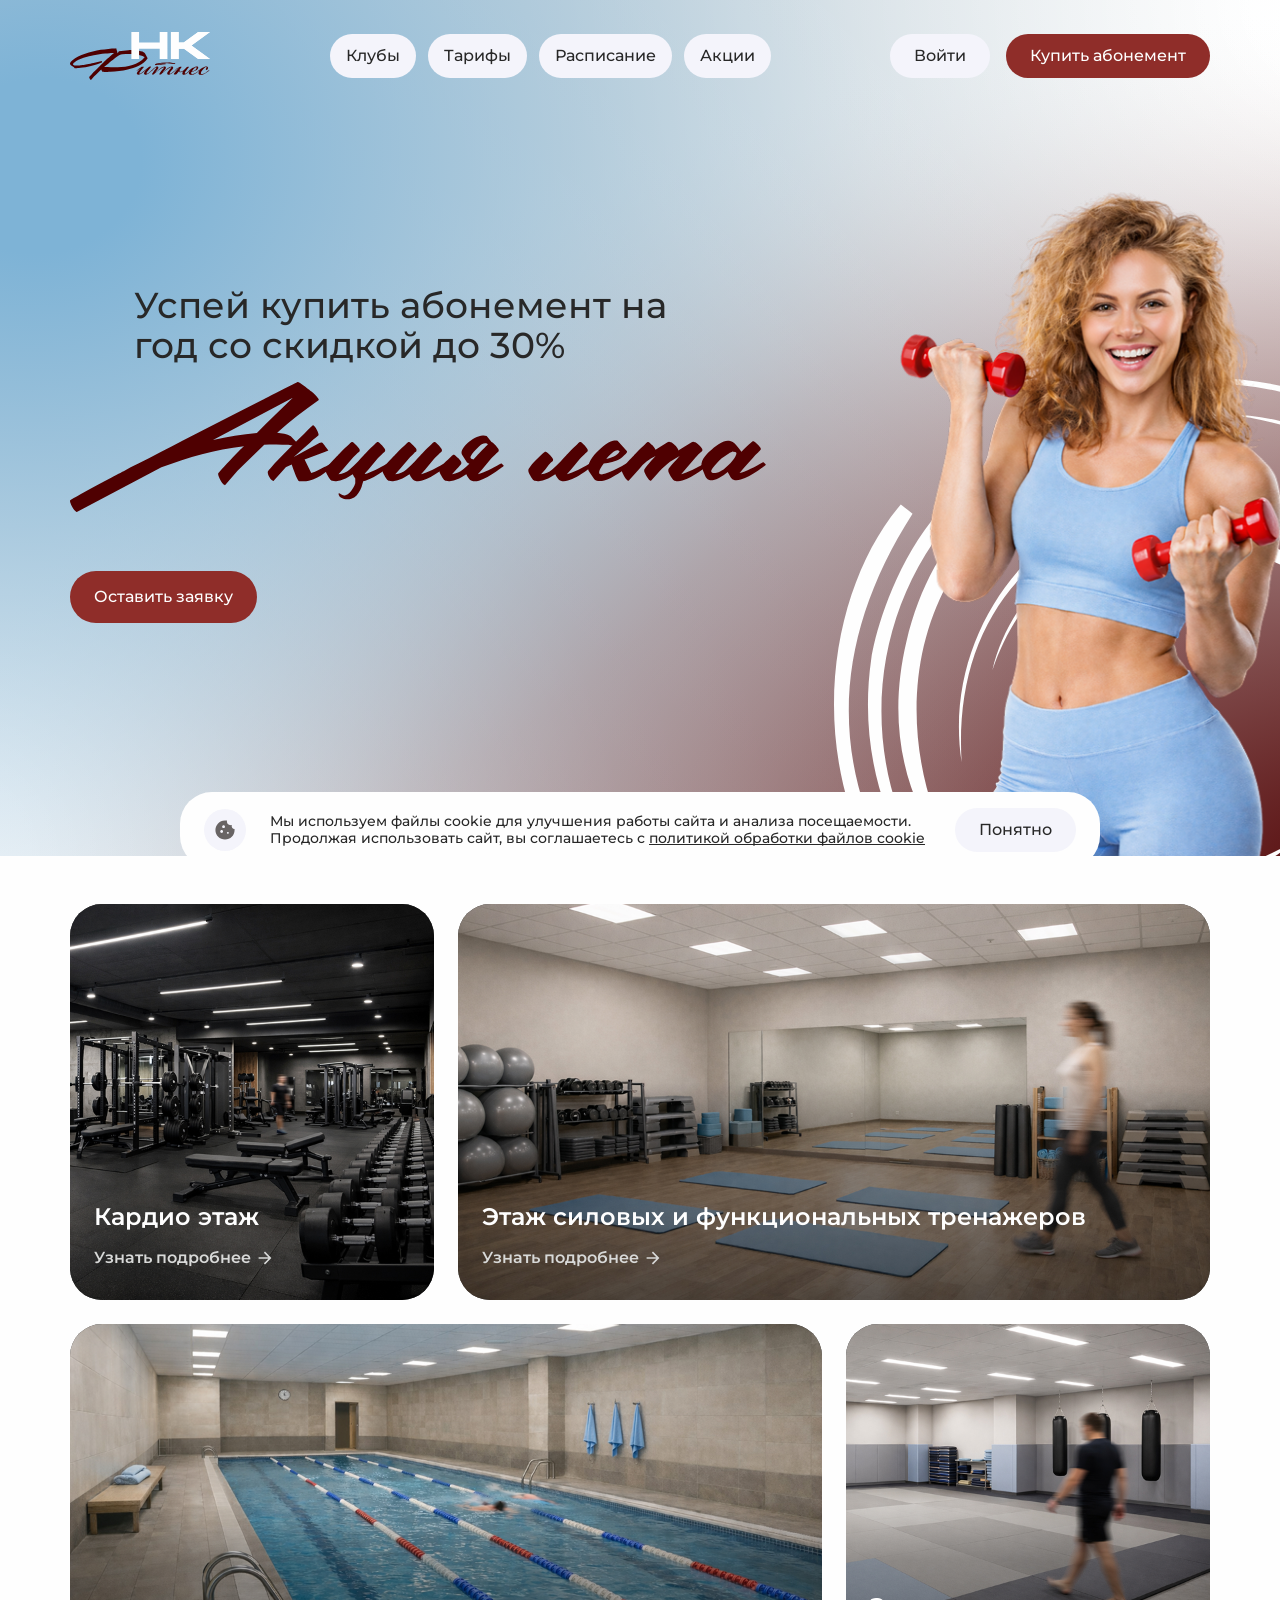
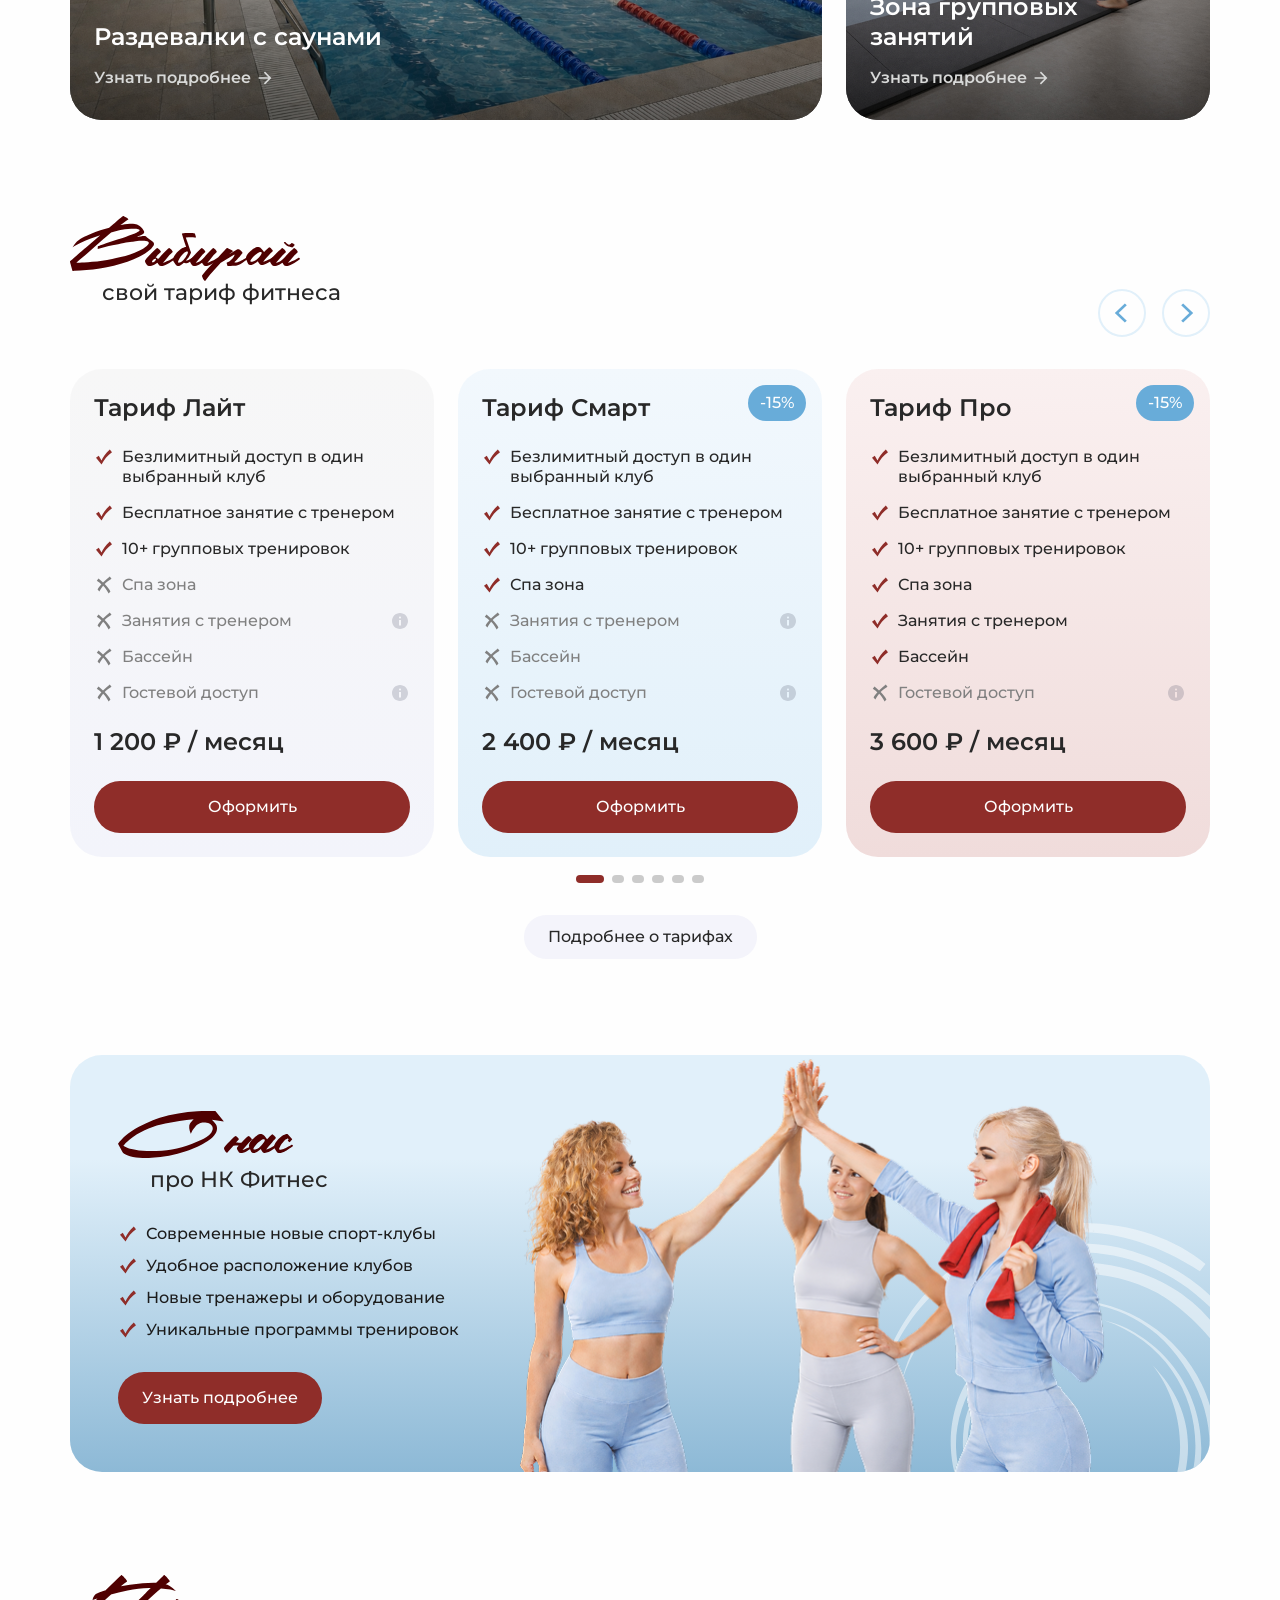
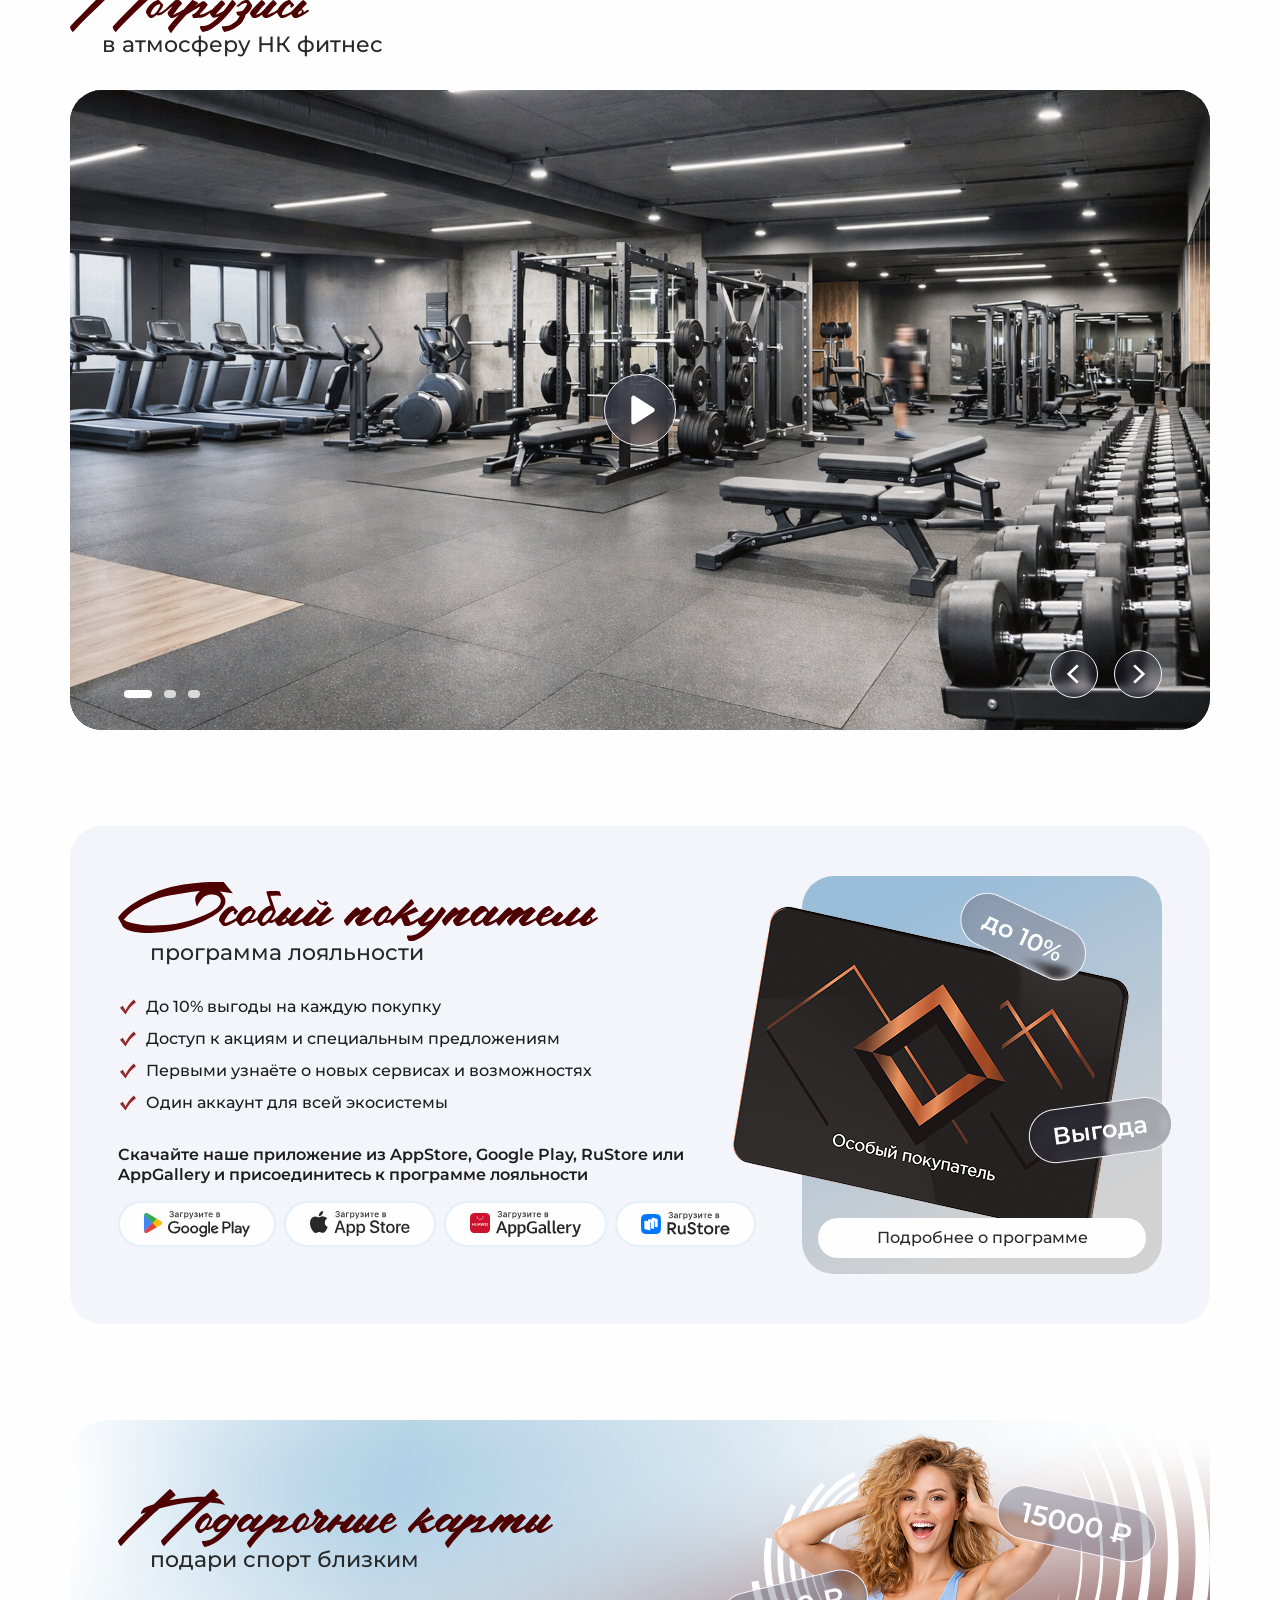
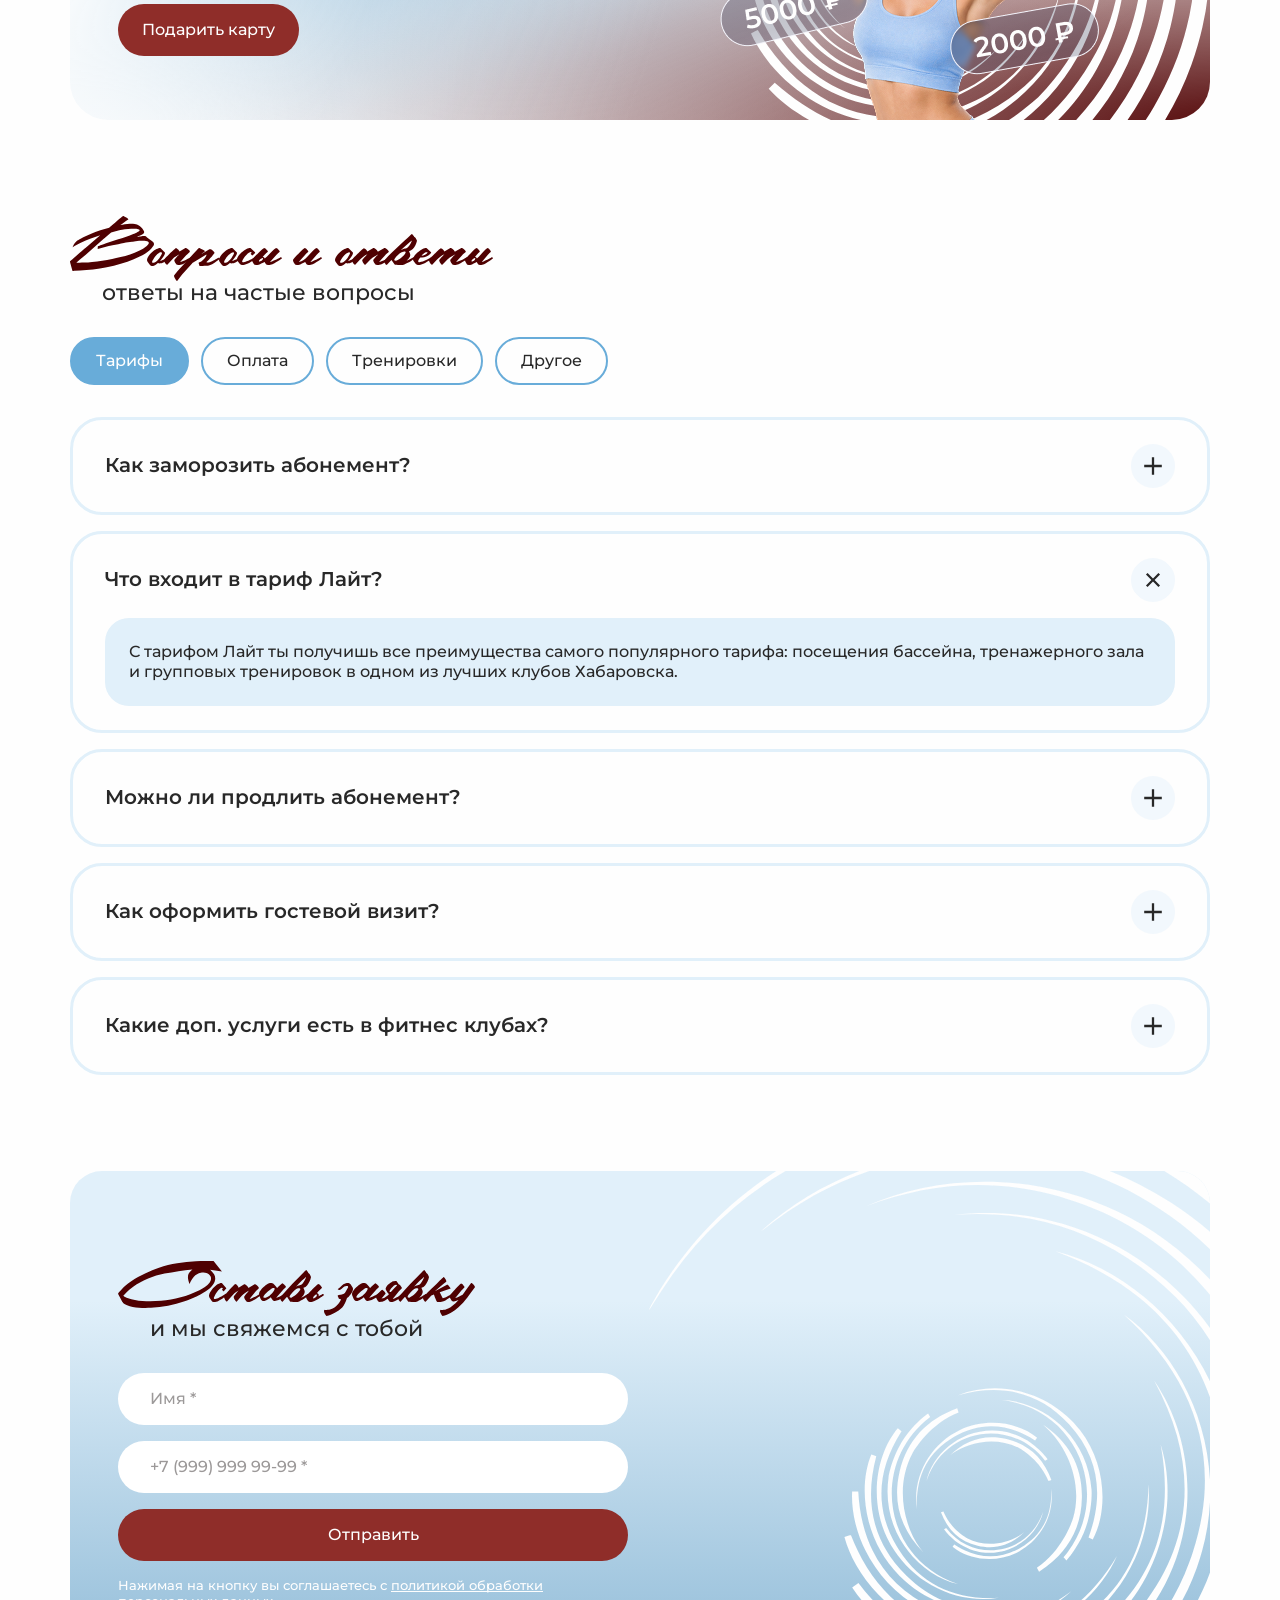
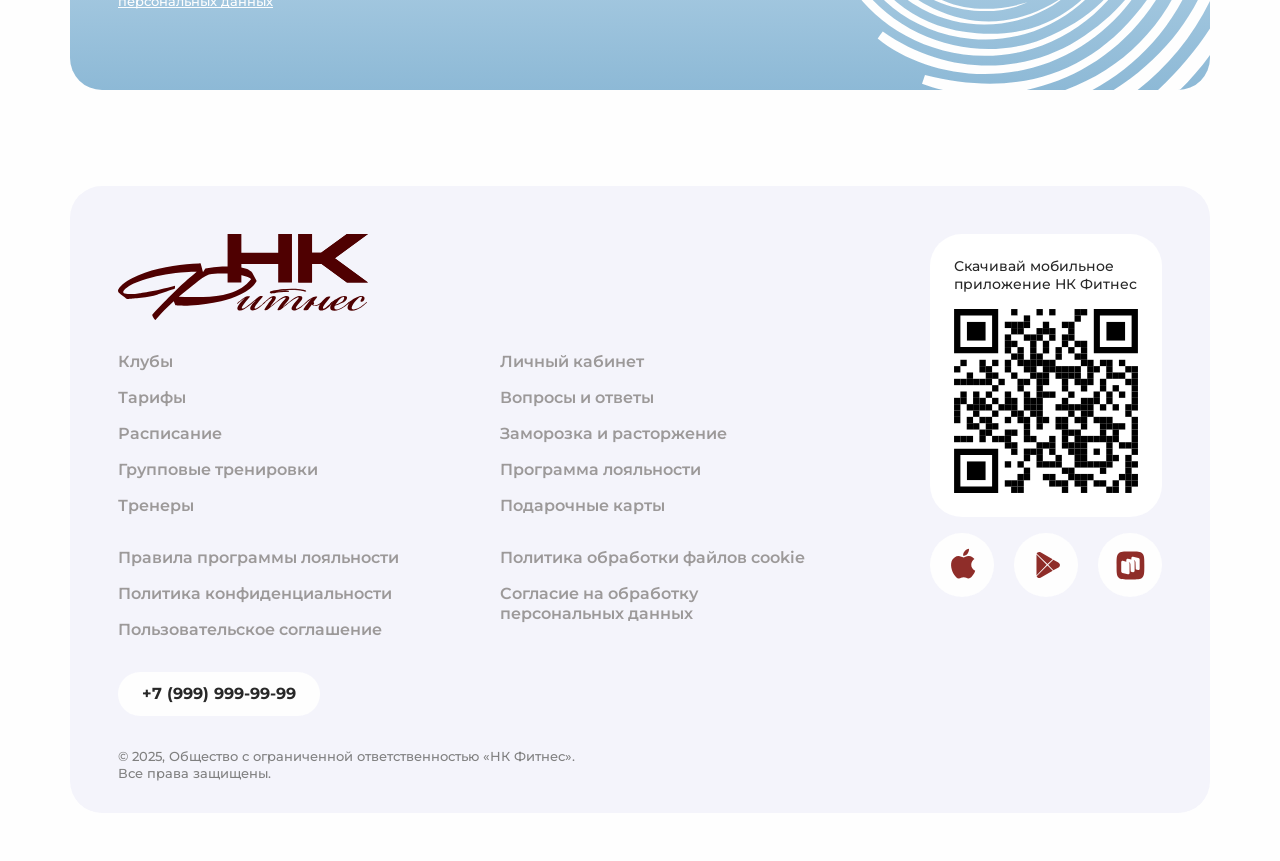
<file: index.html>
<!doctype html>
<html lang="en">
  <head>
    <meta charset="UTF-8" />
    <meta name="viewport" content="width=device-width, initial-scale=1.0" />
    <title>Title</title>
    <link rel="shortcut icon" href="./favicon.ico" type="image/x-icon" />
    <link rel="stylesheet" href="./css/swiper-bundle.min.css" />
    <link rel="stylesheet" href="./css/index.css" />
    <script src="https://www.youtube.com/iframe_api" defer></script>
    <script src="./js/swiper-bundle.min.js" defer></script>
    <script src="./js/index.js" defer></script>
  </head>

  <body>
    <header class="header">
      <div class="custom-container">
        <div class="header__wrapper">
          <div class="header__logo">
            <a class="header__logo-link" href="#">
              <img class="header__logo-link-image" src="./assets/logo-header.svg" alt="logo" />
            </a>
          </div>

          <nav class="header__nav">
            <ul class="header__nav-menu">
              <li class="header__nav-menu-item">
                <a class="header__nav-menu-item-link" href="#">Клубы</a>
              </li>
              <li class="header__nav-menu-item">
                <a class="header__nav-menu-item-link" href="#">Тарифы</a>
              </li>
              <li class="header__nav-menu-item">
                <a class="header__nav-menu-item-link" href="#">Расписание</a>
              </li>
              <li class="header__nav-menu-item">
                <a class="header__nav-menu-item-link" href="#">Акции</a>
              </li>
            </ul>
          </nav>

          <div class="header__controls">
            <button class="header__controls-profile"></button>
            <button class="header__controls-notifications is-notified"></button>
            <button class="header__controls-login">Войти</button>
            <button class="header__controls-buy">Купить абонемент</button>
            <button class="header__controls-menu"></button>
          </div>
        </div>
      </div>
    </header>

    <div class="mobile-menu">
      <div class="mobile-menu__body">
        <div class="mobile-menu__content">
          <nav class="mobile-menu__nav">
            <ul class="mobile-menu__nav-menu">
              <li class="mobile-menu__nav-menu-item">
                <a class="mobile-menu__nav-menu-item-link" href="#">О клубе</a>
              </li>
              <li class="mobile-menu__nav-menu-item">
                <a class="mobile-menu__nav-menu-item-link" href="#">Тарифы</a>
              </li>
              <li class="mobile-menu__nav-menu-item">
                <a class="mobile-menu__nav-menu-item-link" href="#">Расписание</a>
              </li>
              <li class="mobile-menu__nav-menu-item">
                <a class="mobile-menu__nav-menu-item-link" href="#">Групповые тренировки</a>
              </li>
              <li class="mobile-menu__nav-menu-item">
                <a class="mobile-menu__nav-menu-item-link" href="#">Тренеры</a>
              </li>
            </ul>

            <ul class="mobile-menu__nav-menu">
              <li class="mobile-menu__nav-menu-item">
                <a class="mobile-menu__nav-menu-item-link" href="#">Личный кабинет</a>
              </li>
              <li class="mobile-menu__nav-menu-item">
                <a class="mobile-menu__nav-menu-item-link" href="#">Вопросы и ответы</a>
              </li>
              <li class="mobile-menu__nav-menu-item">
                <a class="mobile-menu__nav-menu-item-link" href="#">Заморозка и расторжение</a>
              </li>
              <li class="mobile-menu__nav-menu-item">
                <a class="mobile-menu__nav-menu-item-link" href="#">Программа лояльности</a>
              </li>
              <li class="mobile-menu__nav-menu-item">
                <a class="mobile-menu__nav-menu-item-link" href="#">Подарочные карты</a>
              </li>
              <li class="mobile-menu__nav-menu-item">
                <a class="mobile-menu__nav-menu-item-link" href="#">Блог</a>
              </li>
            </ul>
          </nav>

          <div class="mobile-menu__download">
            <div class="mobile-menu__download-links">
              <a class="mobile-menu__download-link" href="#">
                <img
                  class="mobile-menu__download-link-logo"
                  src="./assets/google-play-download-logo-mob.svg"
                  alt=""
                />
              </a>
              <a class="mobile-menu__download-link" href="#">
                <img
                  class="mobile-menu__download-link-logo"
                  src="./assets/app-store-download-logo-mob.svg"
                  alt=""
                />
              </a>
              <a class="mobile-menu__download-link" href="#">
                <img
                  class="mobile-menu__download-link-logo"
                  src="./assets/app-gallery-download-logo-mob.svg"
                  alt=""
                />
              </a>
              <a class="mobile-menu__download-link" href="#">
                <img
                  class="mobile-menu__download-link-logo"
                  src="./assets/rustore-download-logo-mob.svg"
                  alt=""
                />
              </a>
            </div>
          </div>

          <div class="mobile-menu__subscription">
            <button class="mobile-menu__subscription-button">Купить абонемент</button>
          </div>
        </div>
      </div>
    </div>

    <div class="notifications">
      <div class="custom-container">
        <div class="notifications__body">
          <div class="notifications__content">
            <div class="notifications__empty">Тут пока пусто</div>

            <ul class="notifications__list">
              <li class="notifications__list-item notifications__list-item__new">
                <div class="notifications__list-item-title">Тренировка через 1 час</div>
                <div class="notifications__list-item-text">
                  Групповая тренировка Суставная гимнастика начнётся через 1 час
                </div>
                <div class="notifications__list-item-date">05 фев 17:00</div>
              </li>

              <li class="notifications__list-item notifications__list-item__new">
                <div class="notifications__list-item-title">Тренировка завтра в 18:00</div>
                <div class="notifications__list-item-text">
                  Групповая тренировка BUMS + ABS завтра в 18:00
                </div>
                <div class="notifications__list-item-date">04 фев 19:00</div>
              </li>

              <li class="notifications__list-item">
                <div class="notifications__list-item-title">Тренировка через 1 час</div>
                <div class="notifications__list-item-text">
                  Групповая тренировка Суставная гимнастика начнётся через 1 час
                </div>
                <div class="notifications__list-item-date">05 фев 17:00</div>
              </li>

              <li class="notifications__list-item">
                <div class="notifications__list-item-title">Тренировка завтра в 18:00</div>
                <div class="notifications__list-item-text">
                  Групповая тренировка BUMS + ABS завтра в 18:00
                </div>
                <div class="notifications__list-item-date">04 фев 19:00</div>
              </li>

              <li class="notifications__list-item">
                <div class="notifications__list-item-title">Тренировка через 1 час</div>
                <div class="notifications__list-item-text">
                  Групповая тренировка Суставная гимнастика начнётся через 1 час
                </div>
                <div class="notifications__list-item-date">05 фев 17:00</div>
              </li>
            </ul>
          </div>
        </div>
      </div>
    </div>

    <main class="main">
      <section class="first-screen">
        <div class="custom-container">
          <div class="first-screen__wrapper">
            <div class="first-screen__slider">
              <div class="swiper">
                <div class="swiper-wrapper">
                  <div class="swiper-slide">
                    <div class="first-screen__slide">
                      <div class="first-screen__slide-description">
                        Успей купить абонемент на год со скидкой до 30%
                      </div>
                      <div class="first-screen__slide-title">Акция года</div>
                      <figure class="first-screen__slide-heading">
                        <img
                          class="first-screen__slide-heading-image"
                          src="./assets/heading/heading-first-screen.svg"
                          alt="heading"
                        />
                      </figure>
                      <div class="first-screen__slide-request">
                        <button class="first-screen__slide-request-button">Оставить заявку</button>
                      </div>
                    </div>
                  </div>

                  <div class="swiper-slide">
                    <div class="first-screen__slide">
                      <div class="first-screen__slide-description">
                        Успей купить абонемент на год со скидкой до 30%
                      </div>
                      <div class="first-screen__slide-title">Акция года</div>
                      <figure class="first-screen__slide-heading">
                        <img
                          class="first-screen__slide-heading-image"
                          src="./assets/heading/heading-first-screen.svg"
                          alt="heading"
                        />
                      </figure>
                      <div class="first-screen__slide-request">
                        <button class="first-screen__slide-request-button">Оставить заявку</button>
                      </div>
                    </div>
                  </div>

                  <div class="swiper-slide">
                    <div class="first-screen__slide">
                      <div class="first-screen__slide-description">
                        Успей купить абонемент на год со скидкой до 30%
                      </div>
                      <div class="first-screen__slide-title">Акция года</div>
                      <figure class="first-screen__slide-heading">
                        <img
                          class="first-screen__slide-heading-image"
                          src="./assets/heading/heading-first-screen.svg"
                          alt="heading"
                        />
                      </figure>
                      <div class="first-screen__slide-request">
                        <button class="first-screen__slide-request-button">Оставить заявку</button>
                      </div>
                    </div>
                  </div>
                </div>
                <div class="swiper-pagination"></div>
              </div>
            </div>
          </div>
        </div>
      </section>

      <section class="departments">
        <div class="custom-container">
          <div class="departments__wrapper">
            <div class="departments__slides">
              <div class="departments__slide">
                <figure class="departments__slide-photo">
                  <img
                    class="departments__slide-photo-image"
                    src="./assets/departments-photo-1.jpg"
                    alt="photo"
                  />
                </figure>
                <div class="departments__slide-info">
                  <div class="departments__slide-info-title">Кардио этаж</div>
                  <div class="departments__slide-info-more">
                    <a class="departments__slide-info-more-link" href="#">Узнать подробнее</a>
                  </div>
                </div>
              </div>

              <div class="departments__slide">
                <figure class="departments__slide-photo">
                  <img
                    class="departments__slide-photo-image"
                    src="./assets/departments-photo-2.jpg"
                    alt="photo"
                  />
                </figure>
                <div class="departments__slide-info">
                  <div class="departments__slide-info-title">
                    Этаж силовых и функциональных тренажеров
                  </div>
                  <div class="departments__slide-info-more">
                    <a class="departments__slide-info-more-link" href="#">Узнать подробнее</a>
                  </div>
                </div>
              </div>

              <div class="departments__slide">
                <figure class="departments__slide-photo">
                  <img
                    class="departments__slide-photo-image"
                    src="./assets/departments-photo-3.jpg"
                    alt="photo"
                  />
                </figure>
                <div class="departments__slide-info">
                  <div class="departments__slide-info-title">Раздевалки с саунами</div>
                  <div class="departments__slide-info-more">
                    <a class="departments__slide-info-more-link" href="#">Узнать подробнее</a>
                  </div>
                </div>
              </div>

              <div class="departments__slide">
                <figure class="departments__slide-photo">
                  <img
                    class="departments__slide-photo-image"
                    src="./assets/departments-photo-4.jpg"
                    alt="photo"
                  />
                </figure>
                <div class="departments__slide-info">
                  <div class="departments__slide-info-title">Зона групповых занятий</div>
                  <div class="departments__slide-info-more">
                    <a class="departments__slide-info-more-link" href="#">Узнать подробнее</a>
                  </div>
                </div>
              </div>
            </div>

            <div class="departments__slider">
              <div class="swiper">
                <div class="swiper-wrapper">
                  <div class="swiper-slide">
                    <div class="departments__slide">
                      <figure class="departments__slide-photo">
                        <img
                          class="departments__slide-photo-image"
                          src="./assets/departments-photo-1.jpg"
                          alt="photo"
                        />
                      </figure>
                      <div class="departments__slide-info">
                        <div class="departments__slide-info-title">Кардио этаж</div>
                        <div class="departments__slide-info-more">
                          <a class="departments__slide-info-more-link" href="#">Узнать подробнее</a>
                        </div>
                      </div>
                    </div>
                  </div>

                  <div class="swiper-slide">
                    <div class="departments__slide">
                      <figure class="departments__slide-photo">
                        <img
                          class="departments__slide-photo-image"
                          src="./assets/departments-photo-2.jpg"
                          alt="photo"
                        />
                      </figure>
                      <div class="departments__slide-info">
                        <div class="departments__slide-info-title">
                          Этаж силовых и функциональных тренажеров
                        </div>
                        <div class="departments__slide-info-more">
                          <a class="departments__slide-info-more-link" href="#">Узнать подробнее</a>
                        </div>
                      </div>
                    </div>
                  </div>

                  <div class="swiper-slide">
                    <div class="departments__slide">
                      <figure class="departments__slide-photo">
                        <img
                          class="departments__slide-photo-image"
                          src="./assets/departments-photo-3.jpg"
                          alt="photo"
                        />
                      </figure>
                      <div class="departments__slide-info">
                        <div class="departments__slide-info-title">Раздевалки с саунами</div>
                        <div class="departments__slide-info-more">
                          <a class="departments__slide-info-more-link" href="#">Узнать подробнее</a>
                        </div>
                      </div>
                    </div>
                  </div>

                  <div class="swiper-slide">
                    <div class="departments__slide">
                      <figure class="departments__slide-photo">
                        <img
                          class="departments__slide-photo-image"
                          src="./assets/departments-photo-4.jpg"
                          alt="photo"
                        />
                      </figure>
                      <div class="departments__slide-info">
                        <div class="departments__slide-info-title">Зона групповых занятий</div>
                        <div class="departments__slide-info-more">
                          <a class="departments__slide-info-more-link" href="#">Узнать подробнее</a>
                        </div>
                      </div>
                    </div>
                  </div>
                </div>
              </div>

              <div class="departments__slider-pagination"></div>
            </div>
          </div>
        </div>
      </section>

      <section class="about-tariffs">
        <div class="custom-container">
          <di class="about-tariffs__heading">
            <div class="about-tariffs__heading-info">
              <h2 class="about-tariffs__heading-info-title">Выбирай</h2>

              <figure class="about-tariffs__heading-info-heading">
                <img
                  class="about-tariffs__heading-info-heading-image"
                  src="./assets/heading/heading-about-tariffs.svg"
                  alt="heading"
                />
              </figure>

              <div class="about-tariffs__heading-info-description">свой тариф фитнеса</div>
            </div>

            <div class="about-tariffs__heading-controls">
              <div class="about-tariffs__heading-controls-prev" role="button"></div>
              <div class="about-tariffs__heading-controls-next" role="button"></div>
            </div>
          </di>

          <div class="about-tariffs__slider">
            <div class="swiper">
              <div class="swiper-wrapper">
                <div class="swiper-slide">
                  <div class="about-tariffs__slide about-tariffs__slide_light">
                    <h3 class="about-tariffs__slide-title">Тариф Лайт</h3>

                    <ul class="about-tariffs__slide-services">
                      <li class="about-tariffs__slide-services-item active">
                        <div class="about-tariffs__slide-services-item-name">
                          Безлимитный доступ в один выбранный клуб
                        </div>
                      </li>
                      <li class="about-tariffs__slide-services-item active">
                        <div class="about-tariffs__slide-services-item-name">
                          Бесплатное занятие с тренером
                        </div>
                      </li>
                      <li class="about-tariffs__slide-services-item active">
                        <div class="about-tariffs__slide-services-item-name">
                          10+ групповых тренировок
                        </div>
                      </li>
                      <li class="about-tariffs__slide-services-item">
                        <div class="about-tariffs__slide-services-item-name">Спа зона</div>
                      </li>
                      <li class="about-tariffs__slide-services-item">
                        <div class="about-tariffs__slide-services-item-name">
                          Занятия с тренером
                        </div>
                        <div class="about-tariffs__slide-services-item-info">
                          <button class="about-tariffs__slide-services-item-info-button"></button>
                          <div class="about-tariffs__slide-services-item-info-label">
                            Занятия с тренером
                          </div>
                        </div>
                      </li>
                      <li class="about-tariffs__slide-services-item">
                        <div class="about-tariffs__slide-services-item-name">Бассейн</div>
                      </li>
                      <li class="about-tariffs__slide-services-item">
                        <div class="about-tariffs__slide-services-item-name">Гостевой доступ</div>
                        <div class="about-tariffs__slide-services-item-info">
                          <button class="about-tariffs__slide-services-item-info-button"></button>
                          <div class="about-tariffs__slide-services-item-info-label">
                            Гостевой доступ
                          </div>
                        </div>
                      </li>
                    </ul>

                    <div class="about-tariffs__slide-price">1 200 ₽ / месяц</div>

                    <div class="about-tariffs__slide-buy">
                      <button class="about-tariffs__slide-buy-button">Оформить</button>
                    </div>
                  </div>
                </div>

                <div class="swiper-slide">
                  <div class="about-tariffs__slide about-tariffs__slide_smart">
                    <h3 class="about-tariffs__slide-title">Тариф Смарт</h3>

                    <div class="about-tariffs__slide-discount">-15%</div>

                    <ul class="about-tariffs__slide-services">
                      <li class="about-tariffs__slide-services-item active">
                        <div class="about-tariffs__slide-services-item-name">
                          Безлимитный доступ в один выбранный клуб
                        </div>
                      </li>
                      <li class="about-tariffs__slide-services-item active">
                        <div class="about-tariffs__slide-services-item-name">
                          Бесплатное занятие с тренером
                        </div>
                      </li>
                      <li class="about-tariffs__slide-services-item active">
                        <div class="about-tariffs__slide-services-item-name">
                          10+ групповых тренировок
                        </div>
                      </li>
                      <li class="about-tariffs__slide-services-item active">
                        <div class="about-tariffs__slide-services-item-name">Спа зона</div>
                      </li>
                      <li class="about-tariffs__slide-services-item">
                        <div class="about-tariffs__slide-services-item-name">
                          Занятия с тренером
                        </div>
                        <div class="about-tariffs__slide-services-item-info">
                          <button class="about-tariffs__slide-services-item-info-button"></button>
                          <div class="about-tariffs__slide-services-item-info-label">
                            Занятия с тренером
                          </div>
                        </div>
                      </li>
                      <li class="about-tariffs__slide-services-item">
                        <div class="about-tariffs__slide-services-item-name">Бассейн</div>
                      </li>
                      <li class="about-tariffs__slide-services-item">
                        <div class="about-tariffs__slide-services-item-name">Гостевой доступ</div>
                        <div class="about-tariffs__slide-services-item-info">
                          <button class="about-tariffs__slide-services-item-info-button"></button>
                          <div class="about-tariffs__slide-services-item-info-label">
                            Гостевой доступ
                          </div>
                        </div>
                      </li>
                    </ul>

                    <div class="about-tariffs__slide-price">2 400 ₽ / месяц</div>

                    <div class="about-tariffs__slide-buy">
                      <button class="about-tariffs__slide-buy-button">Оформить</button>
                    </div>
                  </div>
                </div>

                <div class="swiper-slide">
                  <div class="about-tariffs__slide about-tariffs__slide_pro">
                    <h3 class="about-tariffs__slide-title">Тариф Про</h3>

                    <div class="about-tariffs__slide-discount">-15%</div>

                    <ul class="about-tariffs__slide-services">
                      <li class="about-tariffs__slide-services-item active">
                        <div class="about-tariffs__slide-services-item-name">
                          Безлимитный доступ в один выбранный клуб
                        </div>
                      </li>
                      <li class="about-tariffs__slide-services-item active">
                        <div class="about-tariffs__slide-services-item-name">
                          Бесплатное занятие с тренером
                        </div>
                      </li>
                      <li class="about-tariffs__slide-services-item active">
                        <div class="about-tariffs__slide-services-item-name">
                          10+ групповых тренировок
                        </div>
                      </li>
                      <li class="about-tariffs__slide-services-item active">
                        <div class="about-tariffs__slide-services-item-name">Спа зона</div>
                      </li>
                      <li class="about-tariffs__slide-services-item active">
                        <div class="about-tariffs__slide-services-item-name">
                          Занятия с тренером
                        </div>
                        <div class="about-tariffs__slide-services-item-info active">
                          <button class="about-tariffs__slide-services-item-info-button"></button>
                          <div class="about-tariffs__slide-services-item-info-label">
                            Занятия с тренером
                          </div>
                        </div>
                      </li>
                      <li class="about-tariffs__slide-services-item active">
                        <div class="about-tariffs__slide-services-item-name">Бассейн</div>
                      </li>
                      <li class="about-tariffs__slide-services-item">
                        <div class="about-tariffs__slide-services-item-name">Гостевой доступ</div>
                        <div class="about-tariffs__slide-services-item-info">
                          <button class="about-tariffs__slide-services-item-info-button"></button>
                          <div class="about-tariffs__slide-services-item-info-label">
                            Гостевой доступ
                          </div>
                        </div>
                      </li>
                    </ul>

                    <div class="about-tariffs__slide-price">3 600 ₽ / месяц</div>

                    <div class="about-tariffs__slide-buy">
                      <button class="about-tariffs__slide-buy-button">Оформить</button>
                    </div>
                  </div>
                </div>

                <div class="swiper-slide">
                  <div class="about-tariffs__slide about-tariffs__slide_light">
                    <h3 class="about-tariffs__slide-title">Тариф Лайт</h3>

                    <ul class="about-tariffs__slide-services">
                      <li class="about-tariffs__slide-services-item active">
                        <div class="about-tariffs__slide-services-item-name">
                          Безлимитный доступ в один выбранный клуб
                        </div>
                      </li>
                      <li class="about-tariffs__slide-services-item active">
                        <div class="about-tariffs__slide-services-item-name">
                          Бесплатное занятие с тренером
                        </div>
                      </li>
                      <li class="about-tariffs__slide-services-item active">
                        <div class="about-tariffs__slide-services-item-name">
                          10+ групповых тренировок
                        </div>
                      </li>
                      <li class="about-tariffs__slide-services-item">
                        <div class="about-tariffs__slide-services-item-name">Спа зона</div>
                      </li>
                      <li class="about-tariffs__slide-services-item">
                        <div class="about-tariffs__slide-services-item-name">
                          Занятия с тренером
                        </div>
                        <div class="about-tariffs__slide-services-item-info">
                          <button class="about-tariffs__slide-services-item-info-button"></button>
                          <div class="about-tariffs__slide-services-item-info-label">
                            Занятия с тренером
                          </div>
                        </div>
                      </li>
                      <li class="about-tariffs__slide-services-item">
                        <div class="about-tariffs__slide-services-item-name">Бассейн</div>
                      </li>
                      <li class="about-tariffs__slide-services-item">
                        <div class="about-tariffs__slide-services-item-name">Гостевой доступ</div>
                        <div class="about-tariffs__slide-services-item-info">
                          <button class="about-tariffs__slide-services-item-info-button"></button>
                          <div class="about-tariffs__slide-services-item-info-label">
                            Гостевой доступ
                          </div>
                        </div>
                      </li>
                    </ul>

                    <div class="about-tariffs__slide-price">1 200 ₽ / месяц</div>

                    <div class="about-tariffs__slide-buy">
                      <button class="about-tariffs__slide-buy-button">Оформить</button>
                    </div>
                  </div>
                </div>

                <div class="swiper-slide">
                  <div class="about-tariffs__slide about-tariffs__slide_smart">
                    <h3 class="about-tariffs__slide-title">Тариф Смарт</h3>

                    <div class="about-tariffs__slide-discount">-15%</div>

                    <ul class="about-tariffs__slide-services">
                      <li class="about-tariffs__slide-services-item active">
                        <div class="about-tariffs__slide-services-item-name">
                          Безлимитный доступ в один выбранный клуб
                        </div>
                      </li>
                      <li class="about-tariffs__slide-services-item active">
                        <div class="about-tariffs__slide-services-item-name">
                          Бесплатное занятие с тренером
                        </div>
                      </li>
                      <li class="about-tariffs__slide-services-item active">
                        <div class="about-tariffs__slide-services-item-name">
                          10+ групповых тренировок
                        </div>
                      </li>
                      <li class="about-tariffs__slide-services-item active">
                        <div class="about-tariffs__slide-services-item-name">Спа зона</div>
                      </li>
                      <li class="about-tariffs__slide-services-item">
                        <div class="about-tariffs__slide-services-item-name">
                          Занятия с тренером
                        </div>
                        <div class="about-tariffs__slide-services-item-info">
                          <button class="about-tariffs__slide-services-item-info-button"></button>
                          <div class="about-tariffs__slide-services-item-info-label">
                            Занятия с тренером
                          </div>
                        </div>
                      </li>
                      <li class="about-tariffs__slide-services-item">
                        <div class="about-tariffs__slide-services-item-name">Бассейн</div>
                      </li>
                      <li class="about-tariffs__slide-services-item">
                        <div class="about-tariffs__slide-services-item-name">Гостевой доступ</div>
                        <div class="about-tariffs__slide-services-item-info">
                          <button class="about-tariffs__slide-services-item-info-button"></button>
                          <div class="about-tariffs__slide-services-item-info-label">
                            Гостевой доступ
                          </div>
                        </div>
                      </li>
                    </ul>

                    <div class="about-tariffs__slide-price">2 400 ₽ / месяц</div>

                    <div class="about-tariffs__slide-buy">
                      <button class="about-tariffs__slide-buy-button">Оформить</button>
                    </div>
                  </div>
                </div>

                <div class="swiper-slide">
                  <div class="about-tariffs__slide about-tariffs__slide_pro">
                    <h3 class="about-tariffs__slide-title">Тариф Про</h3>

                    <div class="about-tariffs__slide-discount">-15%</div>

                    <ul class="about-tariffs__slide-services">
                      <li class="about-tariffs__slide-services-item active">
                        <div class="about-tariffs__slide-services-item-name">
                          Безлимитный доступ в один выбранный клуб
                        </div>
                      </li>
                      <li class="about-tariffs__slide-services-item active">
                        <div class="about-tariffs__slide-services-item-name">
                          Бесплатное занятие с тренером
                        </div>
                      </li>
                      <li class="about-tariffs__slide-services-item active">
                        <div class="about-tariffs__slide-services-item-name">
                          10+ групповых тренировок
                        </div>
                      </li>
                      <li class="about-tariffs__slide-services-item active">
                        <div class="about-tariffs__slide-services-item-name">Спа зона</div>
                      </li>
                      <li class="about-tariffs__slide-services-item active">
                        <div class="about-tariffs__slide-services-item-name">
                          Занятия с тренером
                        </div>
                        <div class="about-tariffs__slide-services-item-info active">
                          <button class="about-tariffs__slide-services-item-info-button"></button>
                          <div class="about-tariffs__slide-services-item-info-label">
                            Занятия с тренером
                          </div>
                        </div>
                      </li>
                      <li class="about-tariffs__slide-services-item active">
                        <div class="about-tariffs__slide-services-item-name">Бассейн</div>
                      </li>
                      <li class="about-tariffs__slide-services-item">
                        <div class="about-tariffs__slide-services-item-name">Гостевой доступ</div>
                        <div class="about-tariffs__slide-services-item-info">
                          <button class="about-tariffs__slide-services-item-info-button"></button>
                          <div class="about-tariffs__slide-services-item-info-label">
                            Гостевой доступ
                          </div>
                        </div>
                      </li>
                    </ul>

                    <div class="about-tariffs__slide-price">3 600 ₽ / месяц</div>

                    <div class="about-tariffs__slide-buy">
                      <button class="about-tariffs__slide-buy-button">Оформить</button>
                    </div>
                  </div>
                </div>
              </div>
            </div>
          </div>

          <div class="about-tariffs__pagination"></div>

          <div class="about-tariffs__more">
            <a class="about-tariffs__more-link" href="#">Подробнее о тарифах</a>
          </div>
        </div>
      </section>

      <section class="about-us">
        <div class="custom-container">
          <div class="about-us__wrapper">
            <div class="about-us__info">
              <div class="about-us__info-title">О нас</div>

              <figure class="about-us__info-heading">
                <img
                  class="about-us__info-heading-image"
                  src="./assets/heading/heading-about-us.svg"
                  alt="heading"
                />
              </figure>

              <div class="about-us__info-description">про НК Фитнес</div>
              <div class="about-us__info-advantages">
                <li class="about-us__info-advantages-item">Современные новые спорт-клубы</li>
                <li class="about-us__info-advantages-item">Удобное расположение клубов</li>
                <li class="about-us__info-advantages-item">Новые тренажеры и оборудование</li>
                <li class="about-us__info-advantages-item">Уникальные программы тренировок</li>
              </div>
              <div class="about-us__info-training">
                <button class="about-us__info-training-button">Узнать подробнее</button>
              </div>
            </div>

            <figure class="about-us__photo">
              <img
                class="about-us__photo-image"
                src="./assets/about-us-image-1.png"
                alt="about-us"
              />
            </figure>
          </div>
        </div>
      </section>

      <section class="atmosphere">
        <div class="custom-container">
          <div class="atmosphere__wrapper">
            <h2 class="atmosphere__title">Погрузись</h2>

            <figure class="atmosphere__heading">
              <img
                class="atmosphere__heading-image"
                src="./assets/heading/heading-atmosphere.svg"
                alt="heading"
              />
            </figure>

            <div class="atmosphere__description">в атмосферу НК фитнес</div>

            <div class="atmosphere__slider">
              <div class="swiper">
                <div class="swiper-wrapper">
                  <div class="swiper-slide">
                    <div class="atmosphere__slide">
                      <iframe
                        class="atmosphere__slide-iframe"
                        src="https://www.youtube.com/embed/ScMzIvxBSi4?enablejsapi=1"
                        allow="
                          accelerometer;
                          autoplay;
                          clipboard-write;
                          encrypted-media;
                          gyroscope;
                          picture-in-picture;
                        "
                        allowfullscreen
                      ></iframe>
                      <div class="atmosphere__slide-overlay">
                        <figure class="atmosphere__slide-overlay-photo">
                          <img
                            class="atmosphere__slide-overlay-photo-image"
                            src="./assets/atmosphere-video-overlay-1.jpg"
                            alt="overlay"
                          />
                        </figure>

                        <button class="atmosphere__slide-overlay-play"></button>
                      </div>
                    </div>
                  </div>

                  <div class="swiper-slide">
                    <div class="atmosphere__slide">
                      <iframe
                        class="atmosphere__slide-iframe"
                        src="https://www.youtube.com/embed/ScMzIvxBSi4?enablejsapi=1"
                        allow="
                          accelerometer;
                          autoplay;
                          clipboard-write;
                          encrypted-media;
                          gyroscope;
                          picture-in-picture;
                        "
                        allowfullscreen
                      ></iframe>
                      <div class="atmosphere__slide-overlay">
                        <figure class="atmosphere__slide-overlay-photo">
                          <img
                            class="atmosphere__slide-overlay-photo-image"
                            src="./assets/atmosphere-video-overlay-1.jpg"
                            alt="overlay"
                          />
                        </figure>

                        <button class="atmosphere__slide-overlay-play"></button>
                      </div>
                    </div>
                  </div>

                  <div class="swiper-slide">
                    <div class="atmosphere__slide">
                      <iframe
                        class="atmosphere__slide-iframe"
                        src="https://www.youtube.com/embed/ScMzIvxBSi4?enablejsapi=1"
                        allow="
                          accelerometer;
                          autoplay;
                          clipboard-write;
                          encrypted-media;
                          gyroscope;
                          picture-in-picture;
                        "
                        allowfullscreen
                      ></iframe>
                      <div class="atmosphere__slide-overlay">
                        <figure class="atmosphere__slide-overlay-photo">
                          <img
                            class="atmosphere__slide-overlay-photo-image"
                            src="./assets/atmosphere-video-overlay-1.jpg"
                            alt="overlay"
                          />
                        </figure>

                        <button class="atmosphere__slide-overlay-play"></button>
                      </div>
                    </div>
                  </div>
                </div>

                <div class="swiper-pagination"></div>
                <div class="swiper-button-prev"></div>
                <div class="swiper-button-next"></div>
              </div>
            </div>
          </div>
        </div>
      </section>

      <section class="loyalty">
        <div class="custom-container">
          <div class="loyalty__wrapper">
            <div class="loyalty__info">
              <h2 class="loyalty__info-title">Особый покупатель</h2>

              <figure class="loyalty__info-heading">
                <img
                  class="loyalty__info-heading-image"
                  src="./assets/heading/heading-loyalty.svg"
                  alt="heading"
                />
              </figure>

              <div class="loyalty__info-description">программа лояльности</div>

              <div class="loyalty__info-advantages">
                <li class="loyalty__info-advantages-item">До 10% выгоды на каждую покупку</li>
                <li class="loyalty__info-advantages-item">
                  Доступ к акциям и специальным предложениям
                </li>
                <li class="loyalty__info-advantages-item">
                  Первыми узнаёте о новых сервисах и возможностях
                </li>
                <li class="loyalty__info-advantages-item">Один аккаунт для всей экосистемы</li>
              </div>

              <div class="loyalty__info-text">
                Скачайте наше приложение из AppStore, Google Play, RuStore или AppGallery и
                присоединитесь к программе лояльности
              </div>

              <div class="loyalty__info-download">
                <a class="loyalty__info-download-link" href="#">
                  <img
                    class="loyalty__info-download-link-image"
                    src="./assets/google-play-download-logo.svg"
                    alt=""
                  />
                </a>
                <a class="loyalty__info-download-link" href="#">
                  <img
                    class="loyalty__info-download-link-image"
                    src="./assets/app-store-download-logo.svg"
                    alt=""
                  />
                </a>
                <a class="loyalty__info-download-link" href="#">
                  <img
                    class="loyalty__info-download-link-image"
                    src="./assets/app-gallery-download-logo.svg"
                    alt=""
                  />
                </a>
                <a class="loyalty__info-download-link" href="#">
                  <img
                    class="loyalty__info-download-link-image"
                    src="./assets/rustore-download-logo.svg"
                    alt=""
                  />
                </a>
              </div>
            </div>

            <div class="loyalty__more">
              <figure class="loyalty__more-figure">
                <img
                  class="loyalty__more-figure-image"
                  src="./assets/loyalty-image-1.png"
                  alt="about-us"
                />
              </figure>

              <div class="loyalty__more-about">
                <a class="loyalty__more-about-link" href="#">Подробнее о программе</a>
              </div>
            </div>

            <div class="loyalty__download">
              <div class="loyalty__download-title">
                Скачайте наше приложение из AppStore, Google Play, RuStore или AppGallery и
                присоединитесь к программе лояльности
              </div>

              <div class="loyalty__download-links">
                <a class="loyalty__download-link" href="#">
                  <img
                    class="loyalty__download-link-logo"
                    src="./assets/google-play-download-logo-mob.svg"
                    alt=""
                  />
                </a>
                <a class="loyalty__download-link" href="#">
                  <img
                    class="loyalty__download-link-logo"
                    src="./assets/app-store-download-logo-mob.svg"
                    alt=""
                  />
                </a>
                <a class="loyalty__download-link" href="#">
                  <img
                    class="loyalty__download-link-logo"
                    src="./assets/app-gallery-download-logo-mob.svg"
                    alt=""
                  />
                </a>
                <a class="loyalty__download-link" href="#">
                  <img
                    class="loyalty__download-link-logo"
                    src="./assets/rustore-download-logo-mob.svg"
                    alt=""
                  />
                </a>
              </div>
            </div>
          </div>
        </div>
      </section>

      <section class="gift-cards">
        <div class="custom-container">
          <div class="gift-cards__wrapper">
            <div class="gift-cards__info">
              <h2 class="gift-cards__info-title">Подарочные карты</h2>

              <figure class="gift-cards__info-heading">
                <img
                  class="gift-cards__info-heading-image"
                  src="./assets/heading/heading-gift-cards.svg"
                  alt="heading"
                />
              </figure>

              <div class="gift-cards__info-description">подари спорт близким</div>

              <div class="gift-cards__info-give">
                <button class="gift-cards__info-give-button">Подарить карту</button>
              </div>
            </div>

            <figure class="gift-cards__figure">
              <img
                class="gift-cards__figure-image gift-cards__figure-image_desktop"
                src="./assets/gift-cards-image.png"
                alt="gift"
              />
              <img
                class="gift-cards__figure-image gift-cards__figure-image_mobile"
                src="./assets/gift-cards-image-mob.png"
                alt="gift"
              />
            </figure>
          </div>
        </div>
      </section>

      <section class="faq">
        <div class="custom-container">
          <h2 class="faq__title">Вопросы и ответы</h2>

          <figure class="faq__heading">
            <img class="faq__heading-image" src="./assets/heading/heading-faq.svg" alt="heading" />
          </figure>

          <div class="faq__description">ответы на частые вопросы</div>

          <ul class="faq__menu">
            <li class="faq__menu-item">
              <button class="faq__menu-item-button active" data-target="tariffs">Тарифы</button>
            </li>
            <li class="faq__menu-item">
              <button class="faq__menu-item-button" data-target="payment">Оплата</button>
            </li>
            <li class="faq__menu-item">
              <button class="faq__menu-item-button" data-target="training">Тренировки</button>
            </li>
            <li class="faq__menu-item">
              <button class="faq__menu-item-button" data-target="other">Другое</button>
            </li>
          </ul>

          <div class="faq__wrappper">
            <div class="faq__block" data-block="tariffs">
              <div class="faq__item">
                <div class="faq__item-toggler">Как заморозить абонемент?</div>
                <div class="faq__item-panel">
                  <div class="faq__item-panel-content">
                    С тарифом Лайт ты получишь все преимущества самого популярного тарифа: посещения
                    бассейна, тренажерного зала и групповых тренировок в одном из лучших клубов
                    Хабаровска.
                  </div>
                </div>
              </div>

              <div class="faq__item active">
                <div class="faq__item-toggler">Что входит в тариф Лайт?</div>
                <div class="faq__item-panel">
                  <div class="faq__item-panel-content">
                    С тарифом Лайт ты получишь все преимущества самого популярного тарифа: посещения
                    бассейна, тренажерного зала и групповых тренировок в одном из лучших клубов
                    Хабаровска.
                  </div>
                </div>
              </div>

              <div class="faq__item">
                <div class="faq__item-toggler">Можно ли продлить абонемент?</div>
                <div class="faq__item-panel">
                  <div class="faq__item-panel-content">
                    С тарифом Лайт ты получишь все преимущества самого популярного тарифа: посещения
                    бассейна, тренажерного зала и групповых тренировок в одном из лучших клубов
                    Хабаровска.
                  </div>
                </div>
              </div>

              <div class="faq__item">
                <div class="faq__item-toggler">Как оформить гостевой визит?</div>
                <div class="faq__item-panel">
                  <div class="faq__item-panel-content">
                    С тарифом Лайт ты получишь все преимущества самого популярного тарифа: посещения
                    бассейна, тренажерного зала и групповых тренировок в одном из лучших клубов
                    Хабаровска.
                  </div>
                </div>
              </div>

              <div class="faq__item">
                <div class="faq__item-toggler">Какие доп. услуги есть в фитнес клубах?</div>
                <div class="faq__item-panel">
                  <div class="faq__item-panel-content">
                    С тарифом Лайт ты получишь все преимущества самого популярного тарифа: посещения
                    бассейна, тренажерного зала и групповых тренировок в одном из лучших клубов
                    Хабаровска.
                  </div>
                </div>
              </div>
            </div>

            <div class="faq__block" data-block="payment">
              <div class="faq__item">
                <div class="faq__item-toggler">Вопрос про оплату #1?</div>
                <div class="faq__item-panel">
                  <div class="faq__item-panel-content">
                    С тарифом Лайт ты получишь все преимущества самого популярного тарифа: посещения
                    бассейна, тренажерного зала и групповых тренировок в одном из лучших клубов
                    Хабаровска.
                  </div>
                </div>
              </div>

              <div class="faq__item">
                <div class="faq__item-toggler">Вопрос про оплату #2?</div>
                <div class="faq__item-panel">
                  <div class="faq__item-panel-content">
                    С тарифом Лайт ты получишь все преимущества самого популярного тарифа: посещения
                    бассейна, тренажерного зала и групповых тренировок в одном из лучших клубов
                    Хабаровска.
                  </div>
                </div>
              </div>

              <div class="faq__item">
                <div class="faq__item-toggler">Вопрос про оплату #3?</div>
                <div class="faq__item-panel">
                  <div class="faq__item-panel-content">
                    С тарифом Лайт ты получишь все преимущества самого популярного тарифа: посещения
                    бассейна, тренажерного зала и групповых тренировок в одном из лучших клубов
                    Хабаровска.
                  </div>
                </div>
              </div>
            </div>

            <div class="faq__block" data-block="training">
              <div class="faq__item">
                <div class="faq__item-toggler">Вопрос про тренировки #1?</div>
                <div class="faq__item-panel">
                  <div class="faq__item-panel-content">
                    С тарифом Лайт ты получишь все преимущества самого популярного тарифа: посещения
                    бассейна, тренажерного зала и групповых тренировок в одном из лучших клубов
                    Хабаровска.
                  </div>
                </div>
              </div>

              <div class="faq__item">
                <div class="faq__item-toggler">Вопрос про тренировки #2?</div>
                <div class="faq__item-panel">
                  <div class="faq__item-panel-content">
                    С тарифом Лайт ты получишь все преимущества самого популярного тарифа: посещения
                    бассейна, тренажерного зала и групповых тренировок в одном из лучших клубов
                    Хабаровска.
                  </div>
                </div>
              </div>

              <div class="faq__item">
                <div class="faq__item-toggler">Вопрос про тренировки #3?</div>
                <div class="faq__item-panel">
                  <div class="faq__item-panel-content">
                    С тарифом Лайт ты получишь все преимущества самого популярного тарифа: посещения
                    бассейна, тренажерного зала и групповых тренировок в одном из лучших клубов
                    Хабаровска.
                  </div>
                </div>
              </div>
            </div>

            <div class="faq__block" data-block="other">
              <div class="faq__item">
                <div class="faq__item-toggler">Вопрос про другое #1?</div>
                <div class="faq__item-panel">
                  <div class="faq__item-panel-content">
                    С тарифом Лайт ты получишь все преимущества самого популярного тарифа: посещения
                    бассейна, тренажерного зала и групповых тренировок в одном из лучших клубов
                    Хабаровска.
                  </div>
                </div>
              </div>

              <div class="faq__item">
                <div class="faq__item-toggler">Вопрос про другое #2?</div>
                <div class="faq__item-panel">
                  <div class="faq__item-panel-content">
                    С тарифом Лайт ты получишь все преимущества самого популярного тарифа: посещения
                    бассейна, тренажерного зала и групповых тренировок в одном из лучших клубов
                    Хабаровска.
                  </div>
                </div>
              </div>

              <div class="faq__item">
                <div class="faq__item-toggler">Вопрос про другое #3?</div>
                <div class="faq__item-panel">
                  <div class="faq__item-panel-content">
                    С тарифом Лайт ты получишь все преимущества самого популярного тарифа: посещения
                    бассейна, тренажерного зала и групповых тренировок в одном из лучших клубов
                    Хабаровска.
                  </div>
                </div>
              </div>
            </div>
          </div>
        </div>
      </section>

      <section class="callback">
        <div class="custom-container">
          <div class="callback__wrapper">
            <h2 class="callback__title">Оставь заявку</h2>

            <figure class="callback__heading">
              <img
                class="callback__heading-image"
                src="./assets/heading/heading-callback.svg"
                alt="heading"
              />
            </figure>

            <div class="callback__description">и мы свяжемся с тобой</div>

            <form class="callback__form">
              <input
                class="callback__form-input"
                type="text"
                name="name"
                placeholder="Имя *"
                required
              />
              <input
                class="callback__form-input"
                type="tel"
                name="phone"
                placeholder="+7 (999) 999 99-99 *"
                required
              />
              <button class="callback__form-submit">Отправить</button>
              <div class="callback__form-disclaimer">
                Нажимая на кнопку вы соглашаетесь с
                <a class="callback__form-disclaimer-link" href="#">
                  политикой обработки персональных данных
                </a>
              </div>
            </form>
          </div>
        </div>
      </section>
    </main>

    <footer class="footer">
      <div class="custom-container">
        <div class="footer__wrapper">
          <div class="footer__main">
            <figure class="footer__main-logo">
              <a class="footer__main-logo-link" href="#">
                <img
                  class="footer__main-logo-link-image"
                  src="./assets/logo-footer.svg"
                  alt="logo"
                />
              </a>
            </figure>

            <nav class="footer__main-nav">
              <ul class="footer__main-nav-menu">
                <li class="footer__main-nav-menu-item">
                  <a class="footer__main-nav-menu-item-link" href="#">Клубы</a>
                </li>
                <li class="footer__main-nav-menu-item">
                  <a class="footer__main-nav-menu-item-link" href="#">Тарифы</a>
                </li>
                <li class="footer__main-nav-menu-item">
                  <a class="footer__main-nav-menu-item-link" href="#">Расписание</a>
                </li>
                <li class="footer__main-nav-menu-item">
                  <a class="footer__main-nav-menu-item-link" href="#">Групповые тренировки</a>
                </li>
                <li class="footer__main-nav-menu-item">
                  <a class="footer__main-nav-menu-item-link" href="#">Тренеры</a>
                </li>
              </ul>

              <ul class="footer__main-nav-menu">
                <li class="footer__main-nav-menu-item">
                  <a class="footer__main-nav-menu-item-link" href="#">Личный кабинет</a>
                </li>
                <li class="footer__main-nav-menu-item">
                  <a class="footer__main-nav-menu-item-link" href="#">Вопросы и ответы</a>
                </li>
                <li class="footer__main-nav-menu-item">
                  <a class="footer__main-nav-menu-item-link" href="#">Заморозка и расторжение</a>
                </li>
                <li class="footer__main-nav-menu-item">
                  <a class="footer__main-nav-menu-item-link" href="#">Программа лояльности</a>
                </li>
                <li class="footer__main-nav-menu-item">
                  <a class="footer__main-nav-menu-item-link" href="#">Подарочные карты</a>
                </li>
              </ul>

              <ul class="footer__main-nav-menu">
                <li class="footer__main-nav-menu-item">
                  <a class="footer__main-nav-menu-item-link" href="#"
                    >Правила программы лояльности</a
                  >
                </li>
                <li class="footer__main-nav-menu-item">
                  <a class="footer__main-nav-menu-item-link" href="#"
                    >Политика конфиденциальности</a
                  >
                </li>
                <li class="footer__main-nav-menu-item">
                  <a class="footer__main-nav-menu-item-link" href="#"
                    >Пользовательское соглашение</a
                  >
                </li>
              </ul>

              <ul class="footer__main-nav-menu">
                <li class="footer__main-nav-menu-item">
                  <a class="footer__main-nav-menu-item-link" href="#"
                    >Политика обработки файлов cookie</a
                  >
                </li>
                <li class="footer__main-nav-menu-item">
                  <a class="footer__main-nav-menu-item-link" href="#"
                    >Согласие на обработку персональных данных</a
                  >
                </li>
              </ul>
            </nav>

            <div class="footer__main-phone">
              <a class="footer__main-phone-link" href="tel:+79999999999">+7 (999) 999-99-99</a>
            </div>
          </div>

          <div class="footer__app">
            <div class="footer__app-download">
              <div class="footer__app-download-title">Скачивай мобильное приложение НК Фитнес</div>

              <figure class="footer__app-download-qr">
                <img
                  class="footer__app-download-qr-image"
                  src="./assets/app-qr-code.svg"
                  alt="qr"
                />
              </figure>
            </div>

            <div class="footer__app-store">
              <a class="footer__app-store-link" href="#">
                <img
                  class="footer__app-store-link-icon"
                  src="./assets/app-store-logo.svg"
                  alt="app-store-logo"
                />
              </a>
              <a class="footer__app-store-link" href="#">
                <img
                  class="footer__app-store-link-icon"
                  src="./assets/google-play-logo.svg"
                  alt="google-play-logo"
                />
              </a>
              <a class="footer__app-store-link" href="#">
                <img
                  class="footer__app-store-link-icon"
                  src="./assets/ru-store-logo.svg"
                  alt="ru-store-logo"
                />
              </a>
            </div>
          </div>

          <div class="footer__copyright">
            <div class="footer__copyright-content">
              © 2025, Общество с ограниченной ответственностью «НК Фитнес». Все права защищены.
            </div>
          </div>
        </div>
      </div>
    </footer>

    <div class="cookies active">
      <figure class="cookies__icon">
        <img class="cookies__icon-image" src="./assets/cookies.svg" alt="cookies" />
      </figure>
      <div class="cookies__message">
        Мы используем файлы cookie для улучшения работы сайта и анализа посещаемости. Продолжая
        использовать сайт, вы соглашаетесь с
        <a class="cookies__message-link" href="#">политикой обработки файлов cookie</a>
      </div>
      <div class="cookies__agree">
        <button class="cookies__agree-button">Понятно</button>
      </div>
    </div>

    <div class="loader">
      <div class="loader__main">
        <svg
          class="loader__main-layer loader__main-layer_outer"
          viewBox="0 0 200 186"
          fill="none"
          xmlns="http://www.w3.org/2000/svg"
        >
          <path
            d="M21.9347 37.778C0.688695 70.8767 -2.49113 105.113 17.5709 139.151C37.6026 173.147 69.0466 187.191 108.109 184.972C64.8949 191.45 25.7894 166.533 9.21711 132.022C-7.76408 96.6708 0.677655 56.17 18.6566 35.2195C19.7309 36.0613 20.8166 36.9033 21.9347 37.778ZM108.224 184.967C108.186 184.969 108.147 184.97 108.109 184.972C108.147 184.966 108.186 184.961 108.224 184.956V184.967ZM72.013 172.851V172.862C71.978 172.851 71.9432 172.838 71.9081 172.826C71.9431 172.834 71.978 172.843 72.013 172.851ZM47.3025 25.3122C-7.14324 66.6883 5.61949 150.587 71.9081 172.826C38.0986 165.139 3.31637 127.498 10.413 78.1694C11.1696 72.9532 15.2581 56.5407 25.289 42.4027C32.3489 32.4635 41.2727 25.2797 41.9089 24.7655C43.334 23.6393 44.5509 22.7427 45.4279 22.1194C45.998 23.0816 46.6668 24.2189 47.3025 25.3122ZM146.364 31.4469C169.824 46.8208 182.235 68.5149 181.709 96.5071C181.171 124.893 167.884 146.434 143.721 161.873H143.711C142.527 159.807 141.77 158.483 141.77 158.483L145.454 155.684C166.536 139.674 173.843 114.849 173.88 114.724C183.035 83.4296 168.432 51.0735 149.707 34.2563C148.37 33.0537 147.197 32.1028 146.364 31.4469ZM109.967 10.1897C144.653 10.4959 186.74 39.9425 190.281 89.7051C190.654 94.9536 190.149 111.859 183.341 127.801C178.551 139.008 171.361 147.919 170.844 148.555C169.693 149.965 168.695 151.092 167.971 151.89C167.226 151.07 166.327 150.097 165.472 149.167C209.916 97.1852 179.559 17.8438 109.967 10.1897ZM154.433 87.9346C158.247 113.018 143.721 135.718 123.594 145.329C102.994 155.17 79.3909 150.283 67.1782 139.862C67.6715 139.239 68.1654 138.605 68.6696 137.959C87.9532 150.283 107.906 152.12 127.738 140.496C147.559 128.873 155.749 110.623 154.433 87.9453V87.9346ZM147.394 108.928C142.954 128.545 121.006 148.752 92.2291 144.629C89.1925 144.192 79.6328 141.819 71.3889 136.002C65.5895 131.913 61.4007 126.741 61.1047 126.369C60.4473 125.549 59.9216 124.838 59.5598 124.335C60.1188 124.008 60.7763 123.624 61.412 123.253C85.5304 154.831 134.458 147.407 147.383 108.928H147.394ZM72.4295 21.2012L68.2306 23.1584C44.2242 34.3456 31.8165 57.047 31.7468 57.175C16.1575 85.8343 23.5575 120.541 38.2807 140.934C39.344 142.399 40.2753 143.569 40.955 144.389C21.2875 124.412 13.7785 100.574 20.2357 73.3364C26.7908 45.7085 44.3602 27.4701 71.2465 17.4862C71.9695 19.748 72.4295 21.2012 72.4295 21.2012ZM60.1733 111.115C66.7072 125.068 79.9944 132.263 79.9944 132.263C96.6797 141.305 116.906 137.019 128.79 128.48C129.645 127.868 130.336 127.32 130.807 126.927C119.165 138.32 105.275 142.683 89.4006 138.933C73.296 135.138 62.6615 124.958 56.8512 109.366H56.863C58.1823 108.942 59.0243 108.68 59.033 108.677L60.1733 111.115ZM72.013 6.01349C112.905 -9.52443 156.471 6.57081 180.02 36.8265C204.127 67.782 204.478 109.158 191.366 133.433C190.128 132.831 188.889 132.23 187.617 131.617C201.343 94.779 197.177 60.642 170.339 31.6219C143.524 2.61277 109.769 -4.45082 72.013 6.01349ZM73.2635 36.9462C98.4012 24.9295 127.189 30.9111 142.088 43.6169C141.485 44.3822 140.882 45.1478 140.268 45.9351C116.742 30.9112 92.4043 28.6693 68.2092 42.8512C44.025 57.0332 34.0379 79.2958 35.6384 106.96C30.9793 76.3763 48.7176 48.6789 73.2635 36.9462ZM64.4706 59.3949C78.6786 45.4863 95.6274 40.1727 114.988 44.7433C134.633 49.3796 147.602 61.8006 154.695 80.8155L154.684 80.8272C153.073 81.3301 152.042 81.658 152.042 81.658L150.65 78.6841C142.68 61.67 126.466 52.8888 126.466 52.8888C106.097 41.8561 81.4195 47.0943 66.9266 57.5039C65.8852 58.2473 65.0517 58.9139 64.4706 59.3949ZM44.2438 81.3515C49.6705 57.4159 76.4533 32.7588 111.556 37.7887C115.262 38.3135 126.926 41.2115 136.979 48.3078C144.05 53.3048 149.159 59.614 149.521 60.0623C150.321 61.0572 150.968 61.9208 151.406 62.5439C150.716 62.9484 149.916 63.4188 149.138 63.867C119.703 25.3448 60.0195 34.4098 44.2438 81.3515ZM71.2465 17.4862L71.2454 17.483H71.2571C71.2538 17.4842 71.2498 17.485 71.2465 17.4862Z"
            fill="#FEFEFE"
          />
        </svg>

        <svg
          class="loader__main-layer loader__main-layer_mid"
          viewBox="0 0 200 186"
          fill="none"
          xmlns="http://www.w3.org/2000/svg"
        >
          <path
            d="M21.9347 37.778C0.688695 70.8767 -2.49113 105.113 17.5709 139.151C37.6026 173.147 69.0466 187.191 108.109 184.972C64.8949 191.45 25.7894 166.533 9.21711 132.022C-7.76408 96.6708 0.677655 56.17 18.6566 35.2195C19.7309 36.0613 20.8166 36.9033 21.9347 37.778ZM108.224 184.967C108.186 184.969 108.147 184.97 108.109 184.972C108.147 184.966 108.186 184.961 108.224 184.956V184.967ZM72.013 172.851V172.862C71.978 172.851 71.9432 172.838 71.9081 172.826C71.9431 172.834 71.978 172.843 72.013 172.851ZM47.3025 25.3122C-7.14324 66.6883 5.61949 150.587 71.9081 172.826C38.0986 165.139 3.31637 127.498 10.413 78.1694C11.1696 72.9532 15.2581 56.5407 25.289 42.4027C32.3489 32.4635 41.2727 25.2797 41.9089 24.7655C43.334 23.6393 44.5509 22.7427 45.4279 22.1194C45.998 23.0816 46.6668 24.2189 47.3025 25.3122ZM146.364 31.4469C169.824 46.8208 182.235 68.5149 181.709 96.5071C181.171 124.893 167.884 146.434 143.721 161.873H143.711C142.527 159.807 141.77 158.483 141.77 158.483L145.454 155.684C166.536 139.674 173.843 114.849 173.88 114.724C183.035 83.4296 168.432 51.0735 149.707 34.2563C148.37 33.0537 147.197 32.1028 146.364 31.4469ZM109.967 10.1897C144.653 10.4959 186.74 39.9425 190.281 89.7051C190.654 94.9536 190.149 111.859 183.341 127.801C178.551 139.008 171.361 147.919 170.844 148.555C169.693 149.965 168.695 151.092 167.971 151.89C167.226 151.07 166.327 150.097 165.472 149.167C209.916 97.1852 179.559 17.8438 109.967 10.1897ZM154.433 87.9346C158.247 113.018 143.721 135.718 123.594 145.329C102.994 155.17 79.3909 150.283 67.1782 139.862C67.6715 139.239 68.1654 138.605 68.6696 137.959C87.9532 150.283 107.906 152.12 127.738 140.496C147.559 128.873 155.749 110.623 154.433 87.9453V87.9346ZM147.394 108.928C142.954 128.545 121.006 148.752 92.2291 144.629C89.1925 144.192 79.6328 141.819 71.3889 136.002C65.5895 131.913 61.4007 126.741 61.1047 126.369C60.4473 125.549 59.9216 124.838 59.5598 124.335C60.1188 124.008 60.7763 123.624 61.412 123.253C85.5304 154.831 134.458 147.407 147.383 108.928H147.394ZM72.4295 21.2012L68.2306 23.1584C44.2242 34.3456 31.8165 57.047 31.7468 57.175C16.1575 85.8343 23.5575 120.541 38.2807 140.934C39.344 142.399 40.2753 143.569 40.955 144.389C21.2875 124.412 13.7785 100.574 20.2357 73.3364C26.7908 45.7085 44.3602 27.4701 71.2465 17.4862C71.9695 19.748 72.4295 21.2012 72.4295 21.2012ZM60.1733 111.115C66.7072 125.068 79.9944 132.263 79.9944 132.263C96.6797 141.305 116.906 137.019 128.79 128.48C129.645 127.868 130.336 127.32 130.807 126.927C119.165 138.32 105.275 142.683 89.4006 138.933C73.296 135.138 62.6615 124.958 56.8512 109.366H56.863C58.1823 108.942 59.0243 108.68 59.033 108.677L60.1733 111.115ZM72.013 6.01349C112.905 -9.52443 156.471 6.57081 180.02 36.8265C204.127 67.782 204.478 109.158 191.366 133.433C190.128 132.831 188.889 132.23 187.617 131.617C201.343 94.779 197.177 60.642 170.339 31.6219C143.524 2.61277 109.769 -4.45082 72.013 6.01349ZM73.2635 36.9462C98.4012 24.9295 127.189 30.9111 142.088 43.6169C141.485 44.3822 140.882 45.1478 140.268 45.9351C116.742 30.9112 92.4043 28.6693 68.2092 42.8512C44.025 57.0332 34.0379 79.2958 35.6384 106.96C30.9793 76.3763 48.7176 48.6789 73.2635 36.9462ZM64.4706 59.3949C78.6786 45.4863 95.6274 40.1727 114.988 44.7433C134.633 49.3796 147.602 61.8006 154.695 80.8155L154.684 80.8272C153.073 81.3301 152.042 81.658 152.042 81.658L150.65 78.6841C142.68 61.67 126.466 52.8888 126.466 52.8888C106.097 41.8561 81.4195 47.0943 66.9266 57.5039C65.8852 58.2473 65.0517 58.9139 64.4706 59.3949ZM44.2438 81.3515C49.6705 57.4159 76.4533 32.7588 111.556 37.7887C115.262 38.3135 126.926 41.2115 136.979 48.3078C144.05 53.3048 149.159 59.614 149.521 60.0623C150.321 61.0572 150.968 61.9208 151.406 62.5439C150.716 62.9484 149.916 63.4188 149.138 63.867C119.703 25.3448 60.0195 34.4098 44.2438 81.3515ZM71.2465 17.4862L71.2454 17.483H71.2571C71.2538 17.4842 71.2498 17.485 71.2465 17.4862Z"
            fill="#FEFEFE"
          />
        </svg>

        <svg
          class="loader__main-layer loader__main-layer_inner"
          viewBox="0 0 200 186"
          fill="none"
          xmlns="http://www.w3.org/2000/svg"
        >
          <path
            d="M21.9347 37.778C0.688695 70.8767 -2.49113 105.113 17.5709 139.151C37.6026 173.147 69.0466 187.191 108.109 184.972C64.8949 191.45 25.7894 166.533 9.21711 132.022C-7.76408 96.6708 0.677655 56.17 18.6566 35.2195C19.7309 36.0613 20.8166 36.9033 21.9347 37.778ZM108.224 184.967C108.186 184.969 108.147 184.97 108.109 184.972C108.147 184.966 108.186 184.961 108.224 184.956V184.967ZM72.013 172.851V172.862C71.978 172.851 71.9432 172.838 71.9081 172.826C71.9431 172.834 71.978 172.843 72.013 172.851ZM47.3025 25.3122C-7.14324 66.6883 5.61949 150.587 71.9081 172.826C38.0986 165.139 3.31637 127.498 10.413 78.1694C11.1696 72.9532 15.2581 56.5407 25.289 42.4027C32.3489 32.4635 41.2727 25.2797 41.9089 24.7655C43.334 23.6393 44.5509 22.7427 45.4279 22.1194C45.998 23.0816 46.6668 24.2189 47.3025 25.3122ZM146.364 31.4469C169.824 46.8208 182.235 68.5149 181.709 96.5071C181.171 124.893 167.884 146.434 143.721 161.873H143.711C142.527 159.807 141.77 158.483 141.77 158.483L145.454 155.684C166.536 139.674 173.843 114.849 173.88 114.724C183.035 83.4296 168.432 51.0735 149.707 34.2563C148.37 33.0537 147.197 32.1028 146.364 31.4469ZM109.967 10.1897C144.653 10.4959 186.74 39.9425 190.281 89.7051C190.654 94.9536 190.149 111.859 183.341 127.801C178.551 139.008 171.361 147.919 170.844 148.555C169.693 149.965 168.695 151.092 167.971 151.89C167.226 151.07 166.327 150.097 165.472 149.167C209.916 97.1852 179.559 17.8438 109.967 10.1897ZM154.433 87.9346C158.247 113.018 143.721 135.718 123.594 145.329C102.994 155.17 79.3909 150.283 67.1782 139.862C67.6715 139.239 68.1654 138.605 68.6696 137.959C87.9532 150.283 107.906 152.12 127.738 140.496C147.559 128.873 155.749 110.623 154.433 87.9453V87.9346ZM147.394 108.928C142.954 128.545 121.006 148.752 92.2291 144.629C89.1925 144.192 79.6328 141.819 71.3889 136.002C65.5895 131.913 61.4007 126.741 61.1047 126.369C60.4473 125.549 59.9216 124.838 59.5598 124.335C60.1188 124.008 60.7763 123.624 61.412 123.253C85.5304 154.831 134.458 147.407 147.383 108.928H147.394ZM72.4295 21.2012L68.2306 23.1584C44.2242 34.3456 31.8165 57.047 31.7468 57.175C16.1575 85.8343 23.5575 120.541 38.2807 140.934C39.344 142.399 40.2753 143.569 40.955 144.389C21.2875 124.412 13.7785 100.574 20.2357 73.3364C26.7908 45.7085 44.3602 27.4701 71.2465 17.4862C71.9695 19.748 72.4295 21.2012 72.4295 21.2012ZM60.1733 111.115C66.7072 125.068 79.9944 132.263 79.9944 132.263C96.6797 141.305 116.906 137.019 128.79 128.48C129.645 127.868 130.336 127.32 130.807 126.927C119.165 138.32 105.275 142.683 89.4006 138.933C73.296 135.138 62.6615 124.958 56.8512 109.366H56.863C58.1823 108.942 59.0243 108.68 59.033 108.677L60.1733 111.115ZM72.013 6.01349C112.905 -9.52443 156.471 6.57081 180.02 36.8265C204.127 67.782 204.478 109.158 191.366 133.433C190.128 132.831 188.889 132.23 187.617 131.617C201.343 94.779 197.177 60.642 170.339 31.6219C143.524 2.61277 109.769 -4.45082 72.013 6.01349ZM73.2635 36.9462C98.4012 24.9295 127.189 30.9111 142.088 43.6169C141.485 44.3822 140.882 45.1478 140.268 45.9351C116.742 30.9112 92.4043 28.6693 68.2092 42.8512C44.025 57.0332 34.0379 79.2958 35.6384 106.96C30.9793 76.3763 48.7176 48.6789 73.2635 36.9462ZM64.4706 59.3949C78.6786 45.4863 95.6274 40.1727 114.988 44.7433C134.633 49.3796 147.602 61.8006 154.695 80.8155L154.684 80.8272C153.073 81.3301 152.042 81.658 152.042 81.658L150.65 78.6841C142.68 61.67 126.466 52.8888 126.466 52.8888C106.097 41.8561 81.4195 47.0943 66.9266 57.5039C65.8852 58.2473 65.0517 58.9139 64.4706 59.3949ZM44.2438 81.3515C49.6705 57.4159 76.4533 32.7588 111.556 37.7887C115.262 38.3135 126.926 41.2115 136.979 48.3078C144.05 53.3048 149.159 59.614 149.521 60.0623C150.321 61.0572 150.968 61.9208 151.406 62.5439C150.716 62.9484 149.916 63.4188 149.138 63.867C119.703 25.3448 60.0195 34.4098 44.2438 81.3515ZM71.2465 17.4862L71.2454 17.483H71.2571C71.2538 17.4842 71.2498 17.485 71.2465 17.4862Z"
            fill="#FEFEFE"
          />
        </svg>
      </div>
    </div>
  </body>
</html>
</file>
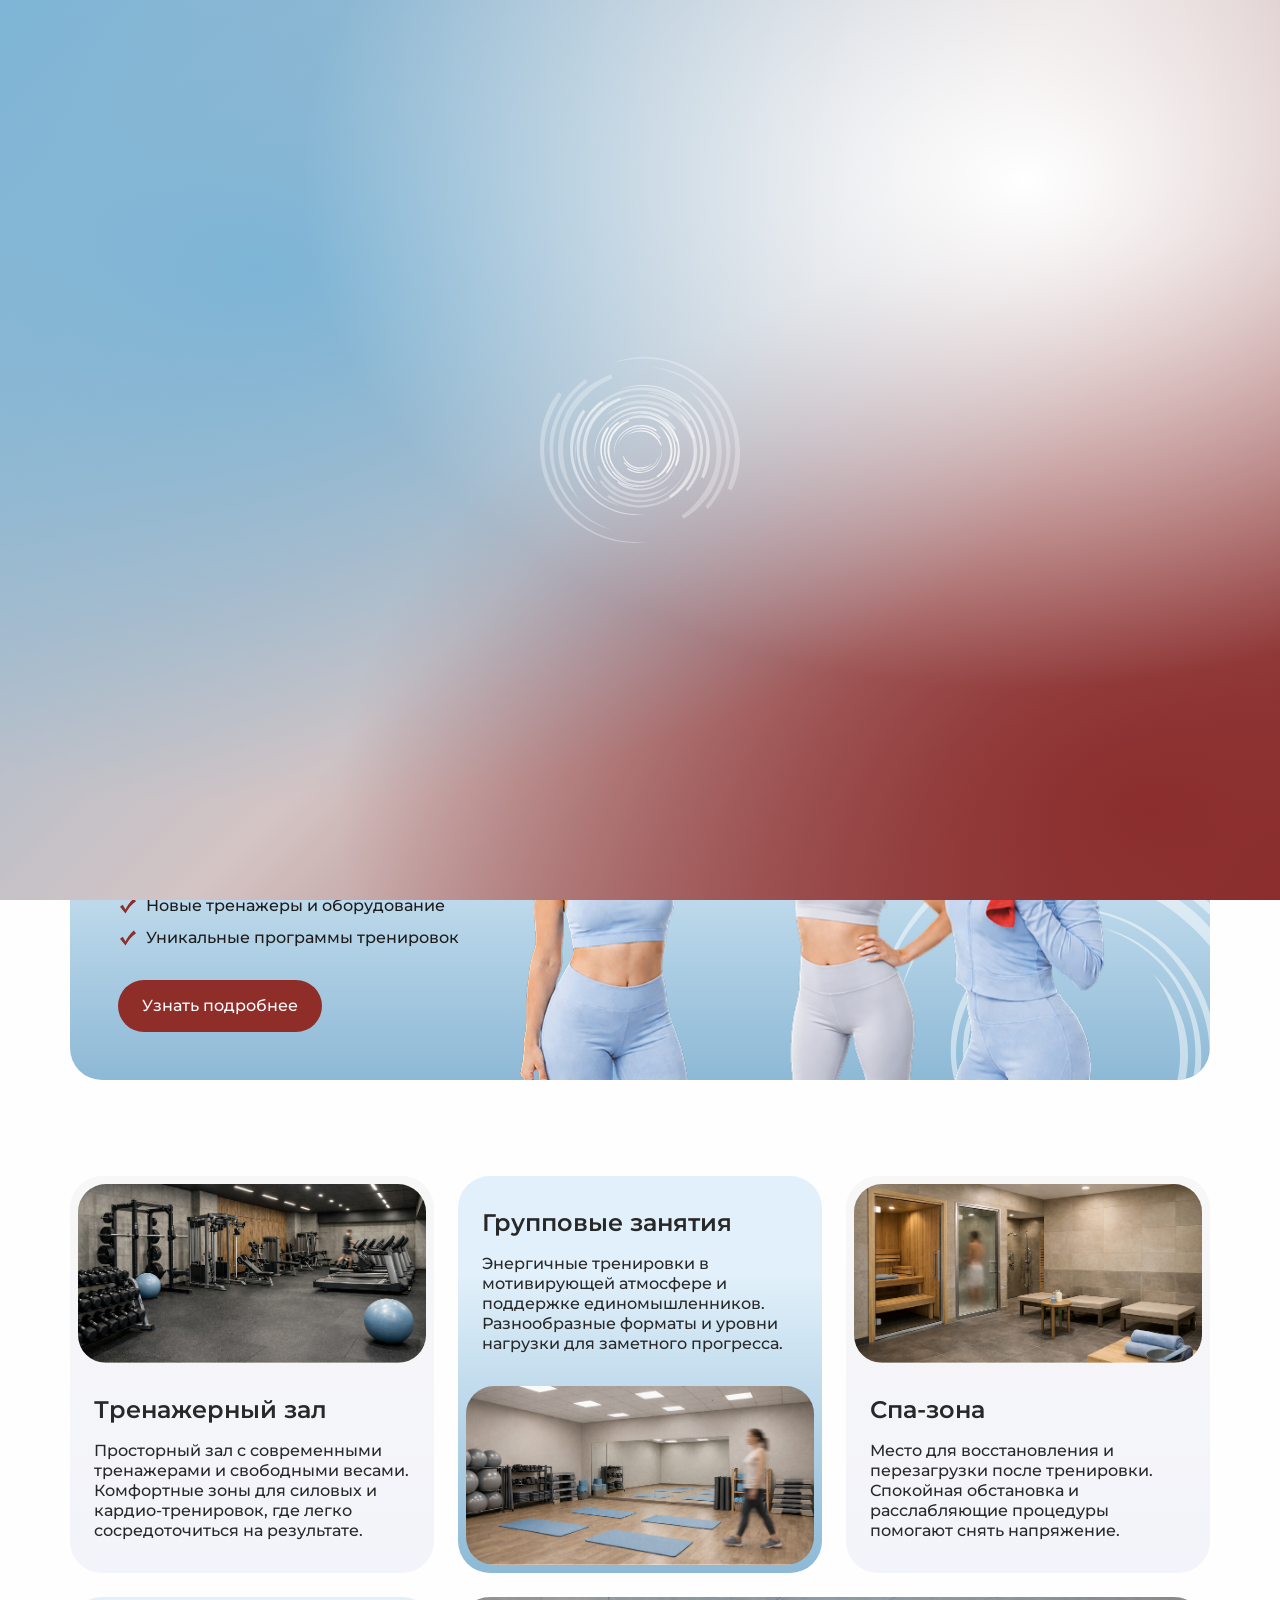
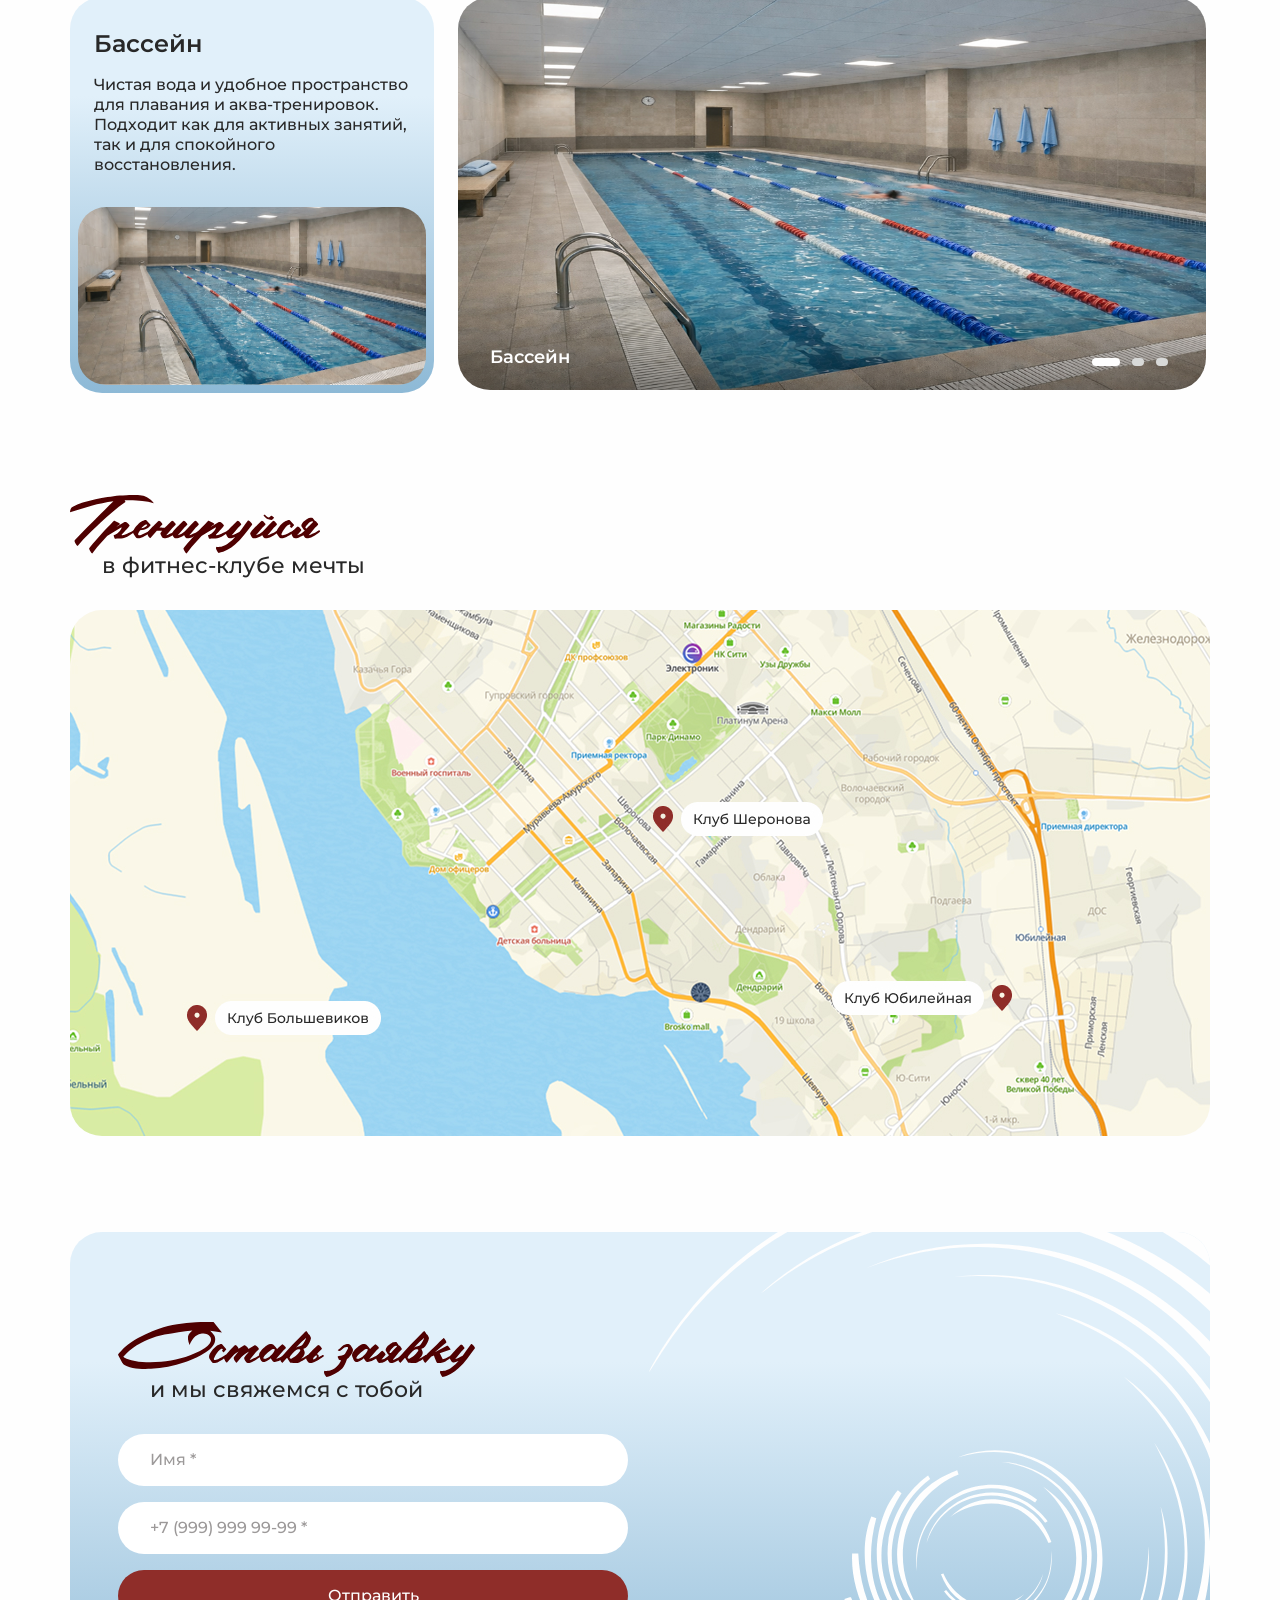
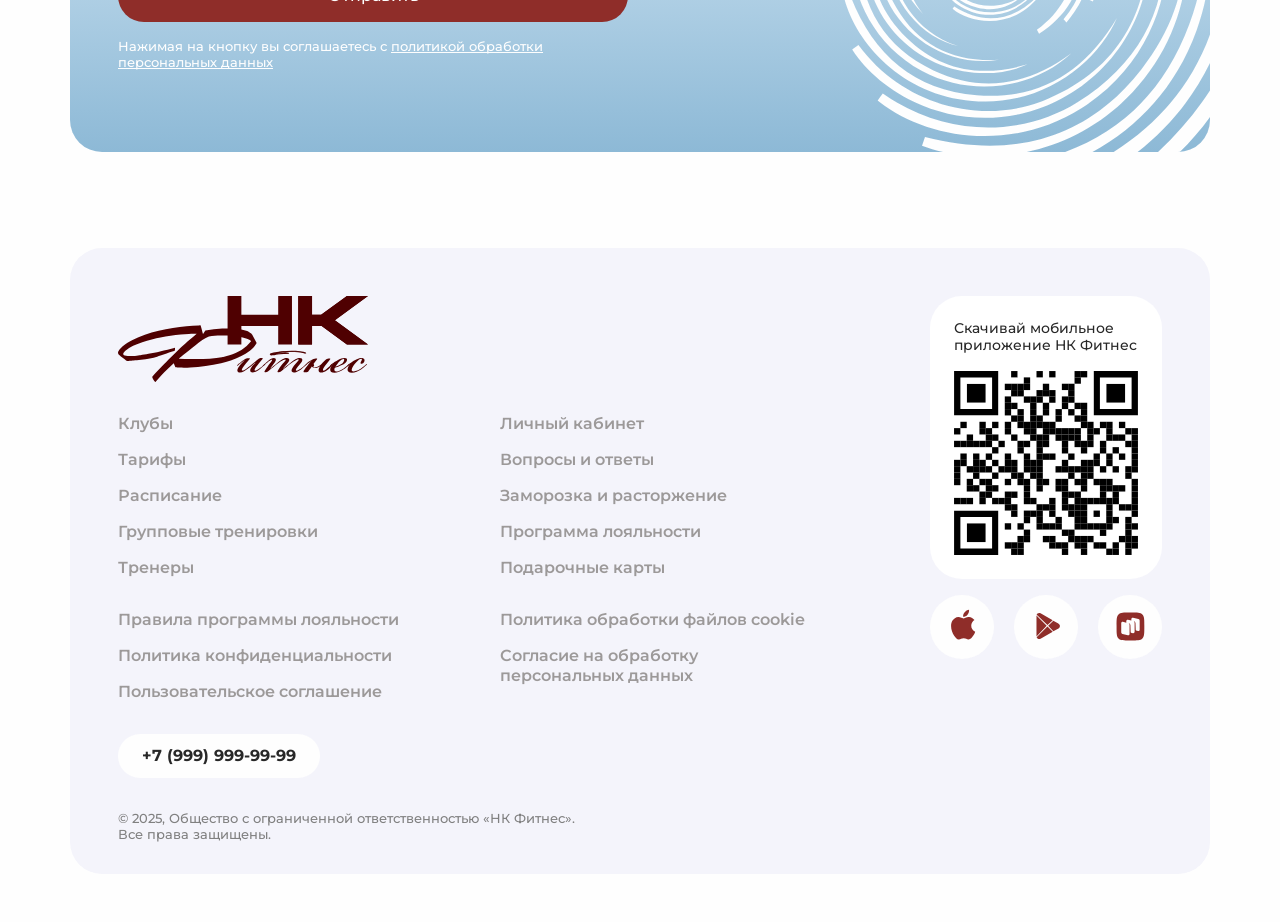
<file: about-club.html>
<!doctype html>
<html lang="en">
  <head>
    <meta charset="UTF-8" />
    <meta name="viewport" content="width=device-width, initial-scale=1.0" />
    <title>Title</title>
    <link rel="shortcut icon" href="./favicon.ico" type="image/x-icon" />
    <link rel="stylesheet" href="./css/swiper-bundle.min.css" />
    <link rel="stylesheet" href="./css/index.css" />
    <script src="https://www.youtube.com/iframe_api" defer></script>
    <script src="./js/swiper-bundle.min.js" defer></script>
    <script src="./js/index.js" defer></script>
  </head>

  <body>
    <header class="header header_fullfilled">
      <div class="custom-container">
        <div class="header__wrapper">
          <div class="header__logo">
            <a class="header__logo-link" href="#">
              <img class="header__logo-link-image" src="./assets/logo-header.svg" alt="logo" />
            </a>
          </div>

          <nav class="header__nav">
            <ul class="header__nav-menu">
              <li class="header__nav-menu-item">
                <a class="header__nav-menu-item-link" href="#">Клубы</a>
              </li>
              <li class="header__nav-menu-item">
                <a class="header__nav-menu-item-link" href="#">Тарифы</a>
              </li>
              <li class="header__nav-menu-item">
                <a class="header__nav-menu-item-link" href="#">Расписание</a>
              </li>
              <li class="header__nav-menu-item">
                <a class="header__nav-menu-item-link" href="#">Акции</a>
              </li>
            </ul>
          </nav>

          <div class="header__controls">
            <button class="header__controls-profile"></button>
            <button class="header__controls-notifications is-notified"></button>
            <button class="header__controls-login">Войти</button>
            <button class="header__controls-buy">Купить абонемент</button>
            <button class="header__controls-menu"></button>
          </div>
        </div>
      </div>
    </header>

    <div class="mobile-menu">
      <div class="mobile-menu__body">
        <div class="mobile-menu__content">
          <nav class="mobile-menu__nav">
            <ul class="mobile-menu__nav-menu">
              <li class="mobile-menu__nav-menu-item">
                <a class="mobile-menu__nav-menu-item-link" href="#">О клубе</a>
              </li>
              <li class="mobile-menu__nav-menu-item">
                <a class="mobile-menu__nav-menu-item-link" href="#">Тарифы</a>
              </li>
              <li class="mobile-menu__nav-menu-item">
                <a class="mobile-menu__nav-menu-item-link" href="#">Расписание</a>
              </li>
              <li class="mobile-menu__nav-menu-item">
                <a class="mobile-menu__nav-menu-item-link" href="#">Групповые тренировки</a>
              </li>
              <li class="mobile-menu__nav-menu-item">
                <a class="mobile-menu__nav-menu-item-link" href="#">Тренеры</a>
              </li>
            </ul>

            <ul class="mobile-menu__nav-menu">
              <li class="mobile-menu__nav-menu-item">
                <a class="mobile-menu__nav-menu-item-link" href="#">Личный кабинет</a>
              </li>
              <li class="mobile-menu__nav-menu-item">
                <a class="mobile-menu__nav-menu-item-link" href="#">Вопросы и ответы</a>
              </li>
              <li class="mobile-menu__nav-menu-item">
                <a class="mobile-menu__nav-menu-item-link" href="#">Заморозка и расторжение</a>
              </li>
              <li class="mobile-menu__nav-menu-item">
                <a class="mobile-menu__nav-menu-item-link" href="#">Программа лояльности</a>
              </li>
              <li class="mobile-menu__nav-menu-item">
                <a class="mobile-menu__nav-menu-item-link" href="#">Подарочные карты</a>
              </li>
              <li class="mobile-menu__nav-menu-item">
                <a class="mobile-menu__nav-menu-item-link" href="#">Блог</a>
              </li>
            </ul>
          </nav>

          <div class="mobile-menu__download">
            <div class="mobile-menu__download-links">
              <a class="mobile-menu__download-link" href="#">
                <img
                  class="mobile-menu__download-link-logo"
                  src="./assets/google-play-download-logo-mob.svg"
                  alt=""
                />
              </a>
              <a class="mobile-menu__download-link" href="#">
                <img
                  class="mobile-menu__download-link-logo"
                  src="./assets/app-store-download-logo-mob.svg"
                  alt=""
                />
              </a>
              <a class="mobile-menu__download-link" href="#">
                <img
                  class="mobile-menu__download-link-logo"
                  src="./assets/app-gallery-download-logo-mob.svg"
                  alt=""
                />
              </a>
              <a class="mobile-menu__download-link" href="#">
                <img
                  class="mobile-menu__download-link-logo"
                  src="./assets/rustore-download-logo-mob.svg"
                  alt=""
                />
              </a>
            </div>
          </div>

          <div class="mobile-menu__subscription">
            <button class="mobile-menu__subscription-button">Купить абонемент</button>
          </div>
        </div>
      </div>
    </div>

    <div class="notifications">
      <div class="custom-container">
        <div class="notifications__body">
          <div class="notifications__content">
            <div class="notifications__empty">Тут пока пусто</div>

            <ul class="notifications__list">
              <li class="notifications__list-item notifications__list-item__new">
                <div class="notifications__list-item-title">Тренировка через 1 час</div>
                <div class="notifications__list-item-text">
                  Групповая тренировка Суставная гимнастика начнётся через 1 час
                </div>
                <div class="notifications__list-item-date">05 фев 17:00</div>
              </li>

              <li class="notifications__list-item notifications__list-item__new">
                <div class="notifications__list-item-title">Тренировка завтра в 18:00</div>
                <div class="notifications__list-item-text">
                  Групповая тренировка BUMS + ABS завтра в 18:00
                </div>
                <div class="notifications__list-item-date">04 фев 19:00</div>
              </li>

              <li class="notifications__list-item">
                <div class="notifications__list-item-title">Тренировка через 1 час</div>
                <div class="notifications__list-item-text">
                  Групповая тренировка Суставная гимнастика начнётся через 1 час
                </div>
                <div class="notifications__list-item-date">05 фев 17:00</div>
              </li>

              <li class="notifications__list-item">
                <div class="notifications__list-item-title">Тренировка завтра в 18:00</div>
                <div class="notifications__list-item-text">
                  Групповая тренировка BUMS + ABS завтра в 18:00
                </div>
                <div class="notifications__list-item-date">04 фев 19:00</div>
              </li>

              <li class="notifications__list-item">
                <div class="notifications__list-item-title">Тренировка через 1 час</div>
                <div class="notifications__list-item-text">
                  Групповая тренировка Суставная гимнастика начнётся через 1 час
                </div>
                <div class="notifications__list-item-date">05 фев 17:00</div>
              </li>
            </ul>
          </div>
        </div>
      </div>
    </div>

    <main class="main">
      <section class="sport-club">
        <div class="custom-container">
          <div class="sport-club__wrapper">
            <h2 class="sport-club__title">Спортивный клуб</h2>

            <figure class="sport-club__heading">
              <img
                class="sport-club__heading-image"
                src="./assets/heading/heading-sport-club.svg"
                alt="heading"
              />
            </figure>

            <div class="sport-club__description">на Юбилейной</div>

            <div class="sport-club__info">
              <div class="sport-club__info-content">
                <p class="sport-club__info-content-paragraph">
                  Наш спортивный клуб — это пространство для системных и безопасных тренировок. Мы
                  создаем условия, в которых спорт становится частью образа жизни, а результат
                  достигается за счет грамотного подхода, а не перегрузок.
                </p>
                <p class="sport-club__info-content-paragraph">
                  В клубе работают сертифицированные тренеры с профильным образованием и
                  практическим опытом. Мы уделяем внимание технике, индивидуальным целям и уровню
                  подготовки каждого клиента — от начинающих до опытных спортсменов.
                </p>
              </div>

              <div class="sport-club__info-tags">
                <div class="sport-club__info-tags-item">Аэробный зал</div>
                <div class="sport-club__info-tags-item">Тренажерный зал</div>
                <div class="sport-club__info-tags-item">Бассейн</div>
                <div class="sport-club__info-tags-item">Спа-зона</div>
                <div class="sport-club__info-tags-item">Зал йоги</div>
                <div class="sport-club__info-tags-item">Зона татами</div>
                <div class="sport-club__info-tags-item">TRX зона</div>
              </div>
            </div>
          </div>
        </div>
      </section>

      <section class="about-us">
        <div class="custom-container">
          <div class="about-us__wrapper">
            <div class="about-us__info">
              <div class="about-us__info-title">О нас</div>

              <figure class="about-us__info-heading">
                <img
                  class="about-us__info-heading-image"
                  src="./assets/heading/heading-about-us.svg"
                  alt="heading"
                />
              </figure>

              <div class="about-us__info-description">про НК Фитнес</div>
              <div class="about-us__info-advantages">
                <li class="about-us__info-advantages-item">Современные новые спорт-клубы</li>
                <li class="about-us__info-advantages-item">Удобное расположение клубов</li>
                <li class="about-us__info-advantages-item">Новые тренажеры и оборудование</li>
                <li class="about-us__info-advantages-item">Уникальные программы тренировок</li>
              </div>
              <div class="about-us__info-training">
                <button class="about-us__info-training-button">Узнать подробнее</button>
              </div>
            </div>

            <figure class="about-us__photo">
              <img
                class="about-us__photo-image"
                src="./assets/about-us-image-1.png"
                alt="about-us"
              />
            </figure>
          </div>
        </div>
      </section>

      <section class="services-list">
        <div class="custom-container">
          <div class="services-list__wrapper">
            <div class="services-list__item services-list__item_primary">
              <figure class="services-list__item-figure">
                <img
                  class="services-list__item-figure-image"
                  src="./assets/services-image-1.jpg"
                  alt="services"
                />
              </figure>

              <div class="services-list__item-info">
                <div class="services-list__item-info-title">Тренажерный зал</div>
                <div class="services-list__item-info-description">
                  Просторный зал с современными тренажерами и свободными весами. Комфортные зоны для
                  силовых и кардио-тренировок, где легко сосредоточиться на результате.
                </div>
              </div>
            </div>

            <div class="services-list__item services-list__item_secondary">
              <figure class="services-list__item-figure">
                <img
                  class="services-list__item-figure-image"
                  src="./assets/services-image-2.jpg"
                  alt="services"
                />
              </figure>

              <div class="services-list__item-info">
                <div class="services-list__item-info-title">Групповые занятия</div>
                <div class="services-list__item-info-description">
                  Энергичные тренировки в мотивирующей атмосфере и поддержке единомышленников.
                  Разнообразные форматы и уровни нагрузки для заметного прогресса.
                </div>
              </div>
            </div>

            <div class="services-list__item services-list__item_primary">
              <figure class="services-list__item-figure">
                <img
                  class="services-list__item-figure-image"
                  src="./assets/services-image-3.jpg"
                  alt="services"
                />
              </figure>

              <div class="services-list__item-info">
                <div class="services-list__item-info-title">Спа-зона</div>
                <div class="services-list__item-info-description">
                  Место для восстановления и перезагрузки после тренировки. Спокойная обстановка и
                  расслабляющие процедуры помогают снять напряжение.
                </div>
              </div>
            </div>

            <div class="services-list__item services-list__item_secondary">
              <figure class="services-list__item-figure">
                <img
                  class="services-list__item-figure-image"
                  src="./assets/services-image-4.jpg"
                  alt="services"
                />
              </figure>

              <div class="services-list__item-info">
                <div class="services-list__item-info-title">Бассейн</div>
                <div class="services-list__item-info-description">
                  Чистая вода и удобное пространство для плавания и аква-тренировок. Подходит как
                  для активных занятий, так и для спокойного восстановления.
                </div>
              </div>
            </div>

            <div class="services-list__slider">
              <div class="services-list__slider-title">Бассейн</div>

              <div class="swiper">
                <div class="swiper-wrapper">
                  <div class="swiper-slide">
                    <figure class="services-list__slider-slide">
                      <img
                        class="services-list__slider-slide-image"
                        src="./assets/services-gallery-image-1.jpg"
                        alt="services"
                      />
                    </figure>
                  </div>

                  <div class="swiper-slide">
                    <figure class="services-list__slider-slide">
                      <img
                        class="services-list__slider-slide-image"
                        src="./assets/services-gallery-image-1.jpg"
                        alt="services"
                      />
                    </figure>
                  </div>

                  <div class="swiper-slide">
                    <figure class="services-list__slider-slide">
                      <img
                        class="services-list__slider-slide-image"
                        src="./assets/services-gallery-image-1.jpg"
                        alt="services"
                      />
                    </figure>
                  </div>
                </div>

                <div class="swiper-pagination"></div>
              </div>
            </div>
          </div>
        </div>
      </section>

      <section class="all-clubs">
        <div class="custom-container">
          <h2 class="all-clubs__title">Тренируйся</h2>

          <figure class="sport-club__heading">
            <img
              class="sport-club__heading-image"
              src="./assets/heading/heading-all-clubs.svg"
              alt="heading"
            />
          </figure>

          <div class="all-clubs__description">в фитнес-клубе мечты</div>

          <div class="all-clubs__clubs">
            <figure class="all-clubs__clubs-map">
              <img
                class="all-clubs__clubs-map-image all-clubs__clubs-map-image_desktop"
                src="./assets/map-deskop.jpg"
                alt="map"
              />
              <img
                class="all-clubs__clubs-map-image all-clubs__clubs-map-image_mobile"
                src="./assets/map-mobile.jpg"
                alt="map"
              />
            </figure>
          </div>
        </div>
      </section>

      <section class="callback">
        <div class="custom-container">
          <div class="callback__wrapper">
            <h2 class="callback__title">Оставь заявку</h2>

            <figure class="callback__heading">
              <img
                class="callback__heading-image"
                src="./assets/heading/heading-callback.svg"
                alt="heading"
              />
            </figure>

            <div class="callback__description">и мы свяжемся с тобой</div>

            <form class="callback__form">
              <input
                class="callback__form-input"
                type="text"
                name="name"
                placeholder="Имя *"
                required
              />
              <input
                class="callback__form-input"
                type="tel"
                name="phone"
                placeholder="+7 (999) 999 99-99 *"
                required
              />
              <button class="callback__form-submit">Отправить</button>
              <div class="callback__form-disclaimer">
                Нажимая на кнопку вы соглашаетесь с
                <a class="callback__form-disclaimer-link" href="#">
                  политикой обработки персональных данных
                </a>
              </div>
            </form>
          </div>
        </div>
      </section>
    </main>

    <footer class="footer">
      <div class="custom-container">
        <div class="footer__wrapper">
          <div class="footer__main">
            <figure class="footer__main-logo">
              <a class="footer__main-logo-link" href="#">
                <img
                  class="footer__main-logo-link-image"
                  src="./assets/logo-footer.svg"
                  alt="logo"
                />
              </a>
            </figure>

            <nav class="footer__main-nav">
              <ul class="footer__main-nav-menu">
                <li class="footer__main-nav-menu-item">
                  <a class="footer__main-nav-menu-item-link" href="#">Клубы</a>
                </li>
                <li class="footer__main-nav-menu-item">
                  <a class="footer__main-nav-menu-item-link" href="#">Тарифы</a>
                </li>
                <li class="footer__main-nav-menu-item">
                  <a class="footer__main-nav-menu-item-link" href="#">Расписание</a>
                </li>
                <li class="footer__main-nav-menu-item">
                  <a class="footer__main-nav-menu-item-link" href="#">Групповые тренировки</a>
                </li>
                <li class="footer__main-nav-menu-item">
                  <a class="footer__main-nav-menu-item-link" href="#">Тренеры</a>
                </li>
              </ul>

              <ul class="footer__main-nav-menu">
                <li class="footer__main-nav-menu-item">
                  <a class="footer__main-nav-menu-item-link" href="#">Личный кабинет</a>
                </li>
                <li class="footer__main-nav-menu-item">
                  <a class="footer__main-nav-menu-item-link" href="#">Вопросы и ответы</a>
                </li>
                <li class="footer__main-nav-menu-item">
                  <a class="footer__main-nav-menu-item-link" href="#">Заморозка и расторжение</a>
                </li>
                <li class="footer__main-nav-menu-item">
                  <a class="footer__main-nav-menu-item-link" href="#">Программа лояльности</a>
                </li>
                <li class="footer__main-nav-menu-item">
                  <a class="footer__main-nav-menu-item-link" href="#">Подарочные карты</a>
                </li>
              </ul>

              <ul class="footer__main-nav-menu">
                <li class="footer__main-nav-menu-item">
                  <a class="footer__main-nav-menu-item-link" href="#"
                    >Правила программы лояльности</a
                  >
                </li>
                <li class="footer__main-nav-menu-item">
                  <a class="footer__main-nav-menu-item-link" href="#"
                    >Политика конфиденциальности</a
                  >
                </li>
                <li class="footer__main-nav-menu-item">
                  <a class="footer__main-nav-menu-item-link" href="#"
                    >Пользовательское соглашение</a
                  >
                </li>
              </ul>

              <ul class="footer__main-nav-menu">
                <li class="footer__main-nav-menu-item">
                  <a class="footer__main-nav-menu-item-link" href="#"
                    >Политика обработки файлов cookie</a
                  >
                </li>
                <li class="footer__main-nav-menu-item">
                  <a class="footer__main-nav-menu-item-link" href="#"
                    >Согласие на обработку персональных данных</a
                  >
                </li>
              </ul>
            </nav>

            <div class="footer__main-phone">
              <a class="footer__main-phone-link" href="tel:+79999999999">+7 (999) 999-99-99</a>
            </div>
          </div>

          <div class="footer__app">
            <div class="footer__app-download">
              <div class="footer__app-download-title">Скачивай мобильное приложение НК Фитнес</div>

              <figure class="footer__app-download-qr">
                <img
                  class="footer__app-download-qr-image"
                  src="./assets/app-qr-code.svg"
                  alt="qr"
                />
              </figure>
            </div>

            <div class="footer__app-store">
              <a class="footer__app-store-link" href="#">
                <img
                  class="footer__app-store-link-icon"
                  src="./assets/app-store-logo.svg"
                  alt="app-store-logo"
                />
              </a>
              <a class="footer__app-store-link" href="#">
                <img
                  class="footer__app-store-link-icon"
                  src="./assets/google-play-logo.svg"
                  alt="google-play-logo"
                />
              </a>
              <a class="footer__app-store-link" href="#">
                <img
                  class="footer__app-store-link-icon"
                  src="./assets/ru-store-logo.svg"
                  alt="ru-store-logo"
                />
              </a>
            </div>
          </div>

          <div class="footer__copyright">
            <div class="footer__copyright-content">
              © 2025, Общество с ограниченной ответственностью «НК Фитнес». Все права защищены.
            </div>
          </div>
        </div>
      </div>
    </footer>

    <div class="cookies active">
      <figure class="cookies__icon">
        <img class="cookies__icon-image" src="./assets/cookies.svg" alt="cookies" />
      </figure>
      <div class="cookies__message">
        Мы используем файлы cookie для улучшения работы сайта и анализа посещаемости. Продолжая
        использовать сайт, вы соглашаетесь с
        <a class="cookies__message-link" href="#">политикой обработки файлов cookie</a>
      </div>
      <div class="cookies__agree">
        <button class="cookies__agree-button">Понятно</button>
      </div>
    </div>

    <div class="loader">
      <div class="loader__main">
        <svg
          class="loader__main-layer loader__main-layer_outer"
          viewBox="0 0 200 186"
          fill="none"
          xmlns="http://www.w3.org/2000/svg"
        >
          <path
            d="M21.9347 37.778C0.688695 70.8767 -2.49113 105.113 17.5709 139.151C37.6026 173.147 69.0466 187.191 108.109 184.972C64.8949 191.45 25.7894 166.533 9.21711 132.022C-7.76408 96.6708 0.677655 56.17 18.6566 35.2195C19.7309 36.0613 20.8166 36.9033 21.9347 37.778ZM108.224 184.967C108.186 184.969 108.147 184.97 108.109 184.972C108.147 184.966 108.186 184.961 108.224 184.956V184.967ZM72.013 172.851V172.862C71.978 172.851 71.9432 172.838 71.9081 172.826C71.9431 172.834 71.978 172.843 72.013 172.851ZM47.3025 25.3122C-7.14324 66.6883 5.61949 150.587 71.9081 172.826C38.0986 165.139 3.31637 127.498 10.413 78.1694C11.1696 72.9532 15.2581 56.5407 25.289 42.4027C32.3489 32.4635 41.2727 25.2797 41.9089 24.7655C43.334 23.6393 44.5509 22.7427 45.4279 22.1194C45.998 23.0816 46.6668 24.2189 47.3025 25.3122ZM146.364 31.4469C169.824 46.8208 182.235 68.5149 181.709 96.5071C181.171 124.893 167.884 146.434 143.721 161.873H143.711C142.527 159.807 141.77 158.483 141.77 158.483L145.454 155.684C166.536 139.674 173.843 114.849 173.88 114.724C183.035 83.4296 168.432 51.0735 149.707 34.2563C148.37 33.0537 147.197 32.1028 146.364 31.4469ZM109.967 10.1897C144.653 10.4959 186.74 39.9425 190.281 89.7051C190.654 94.9536 190.149 111.859 183.341 127.801C178.551 139.008 171.361 147.919 170.844 148.555C169.693 149.965 168.695 151.092 167.971 151.89C167.226 151.07 166.327 150.097 165.472 149.167C209.916 97.1852 179.559 17.8438 109.967 10.1897ZM154.433 87.9346C158.247 113.018 143.721 135.718 123.594 145.329C102.994 155.17 79.3909 150.283 67.1782 139.862C67.6715 139.239 68.1654 138.605 68.6696 137.959C87.9532 150.283 107.906 152.12 127.738 140.496C147.559 128.873 155.749 110.623 154.433 87.9453V87.9346ZM147.394 108.928C142.954 128.545 121.006 148.752 92.2291 144.629C89.1925 144.192 79.6328 141.819 71.3889 136.002C65.5895 131.913 61.4007 126.741 61.1047 126.369C60.4473 125.549 59.9216 124.838 59.5598 124.335C60.1188 124.008 60.7763 123.624 61.412 123.253C85.5304 154.831 134.458 147.407 147.383 108.928H147.394ZM72.4295 21.2012L68.2306 23.1584C44.2242 34.3456 31.8165 57.047 31.7468 57.175C16.1575 85.8343 23.5575 120.541 38.2807 140.934C39.344 142.399 40.2753 143.569 40.955 144.389C21.2875 124.412 13.7785 100.574 20.2357 73.3364C26.7908 45.7085 44.3602 27.4701 71.2465 17.4862C71.9695 19.748 72.4295 21.2012 72.4295 21.2012ZM60.1733 111.115C66.7072 125.068 79.9944 132.263 79.9944 132.263C96.6797 141.305 116.906 137.019 128.79 128.48C129.645 127.868 130.336 127.32 130.807 126.927C119.165 138.32 105.275 142.683 89.4006 138.933C73.296 135.138 62.6615 124.958 56.8512 109.366H56.863C58.1823 108.942 59.0243 108.68 59.033 108.677L60.1733 111.115ZM72.013 6.01349C112.905 -9.52443 156.471 6.57081 180.02 36.8265C204.127 67.782 204.478 109.158 191.366 133.433C190.128 132.831 188.889 132.23 187.617 131.617C201.343 94.779 197.177 60.642 170.339 31.6219C143.524 2.61277 109.769 -4.45082 72.013 6.01349ZM73.2635 36.9462C98.4012 24.9295 127.189 30.9111 142.088 43.6169C141.485 44.3822 140.882 45.1478 140.268 45.9351C116.742 30.9112 92.4043 28.6693 68.2092 42.8512C44.025 57.0332 34.0379 79.2958 35.6384 106.96C30.9793 76.3763 48.7176 48.6789 73.2635 36.9462ZM64.4706 59.3949C78.6786 45.4863 95.6274 40.1727 114.988 44.7433C134.633 49.3796 147.602 61.8006 154.695 80.8155L154.684 80.8272C153.073 81.3301 152.042 81.658 152.042 81.658L150.65 78.6841C142.68 61.67 126.466 52.8888 126.466 52.8888C106.097 41.8561 81.4195 47.0943 66.9266 57.5039C65.8852 58.2473 65.0517 58.9139 64.4706 59.3949ZM44.2438 81.3515C49.6705 57.4159 76.4533 32.7588 111.556 37.7887C115.262 38.3135 126.926 41.2115 136.979 48.3078C144.05 53.3048 149.159 59.614 149.521 60.0623C150.321 61.0572 150.968 61.9208 151.406 62.5439C150.716 62.9484 149.916 63.4188 149.138 63.867C119.703 25.3448 60.0195 34.4098 44.2438 81.3515ZM71.2465 17.4862L71.2454 17.483H71.2571C71.2538 17.4842 71.2498 17.485 71.2465 17.4862Z"
            fill="#FEFEFE"
          />
        </svg>

        <svg
          class="loader__main-layer loader__main-layer_mid"
          viewBox="0 0 200 186"
          fill="none"
          xmlns="http://www.w3.org/2000/svg"
        >
          <path
            d="M21.9347 37.778C0.688695 70.8767 -2.49113 105.113 17.5709 139.151C37.6026 173.147 69.0466 187.191 108.109 184.972C64.8949 191.45 25.7894 166.533 9.21711 132.022C-7.76408 96.6708 0.677655 56.17 18.6566 35.2195C19.7309 36.0613 20.8166 36.9033 21.9347 37.778ZM108.224 184.967C108.186 184.969 108.147 184.97 108.109 184.972C108.147 184.966 108.186 184.961 108.224 184.956V184.967ZM72.013 172.851V172.862C71.978 172.851 71.9432 172.838 71.9081 172.826C71.9431 172.834 71.978 172.843 72.013 172.851ZM47.3025 25.3122C-7.14324 66.6883 5.61949 150.587 71.9081 172.826C38.0986 165.139 3.31637 127.498 10.413 78.1694C11.1696 72.9532 15.2581 56.5407 25.289 42.4027C32.3489 32.4635 41.2727 25.2797 41.9089 24.7655C43.334 23.6393 44.5509 22.7427 45.4279 22.1194C45.998 23.0816 46.6668 24.2189 47.3025 25.3122ZM146.364 31.4469C169.824 46.8208 182.235 68.5149 181.709 96.5071C181.171 124.893 167.884 146.434 143.721 161.873H143.711C142.527 159.807 141.77 158.483 141.77 158.483L145.454 155.684C166.536 139.674 173.843 114.849 173.88 114.724C183.035 83.4296 168.432 51.0735 149.707 34.2563C148.37 33.0537 147.197 32.1028 146.364 31.4469ZM109.967 10.1897C144.653 10.4959 186.74 39.9425 190.281 89.7051C190.654 94.9536 190.149 111.859 183.341 127.801C178.551 139.008 171.361 147.919 170.844 148.555C169.693 149.965 168.695 151.092 167.971 151.89C167.226 151.07 166.327 150.097 165.472 149.167C209.916 97.1852 179.559 17.8438 109.967 10.1897ZM154.433 87.9346C158.247 113.018 143.721 135.718 123.594 145.329C102.994 155.17 79.3909 150.283 67.1782 139.862C67.6715 139.239 68.1654 138.605 68.6696 137.959C87.9532 150.283 107.906 152.12 127.738 140.496C147.559 128.873 155.749 110.623 154.433 87.9453V87.9346ZM147.394 108.928C142.954 128.545 121.006 148.752 92.2291 144.629C89.1925 144.192 79.6328 141.819 71.3889 136.002C65.5895 131.913 61.4007 126.741 61.1047 126.369C60.4473 125.549 59.9216 124.838 59.5598 124.335C60.1188 124.008 60.7763 123.624 61.412 123.253C85.5304 154.831 134.458 147.407 147.383 108.928H147.394ZM72.4295 21.2012L68.2306 23.1584C44.2242 34.3456 31.8165 57.047 31.7468 57.175C16.1575 85.8343 23.5575 120.541 38.2807 140.934C39.344 142.399 40.2753 143.569 40.955 144.389C21.2875 124.412 13.7785 100.574 20.2357 73.3364C26.7908 45.7085 44.3602 27.4701 71.2465 17.4862C71.9695 19.748 72.4295 21.2012 72.4295 21.2012ZM60.1733 111.115C66.7072 125.068 79.9944 132.263 79.9944 132.263C96.6797 141.305 116.906 137.019 128.79 128.48C129.645 127.868 130.336 127.32 130.807 126.927C119.165 138.32 105.275 142.683 89.4006 138.933C73.296 135.138 62.6615 124.958 56.8512 109.366H56.863C58.1823 108.942 59.0243 108.68 59.033 108.677L60.1733 111.115ZM72.013 6.01349C112.905 -9.52443 156.471 6.57081 180.02 36.8265C204.127 67.782 204.478 109.158 191.366 133.433C190.128 132.831 188.889 132.23 187.617 131.617C201.343 94.779 197.177 60.642 170.339 31.6219C143.524 2.61277 109.769 -4.45082 72.013 6.01349ZM73.2635 36.9462C98.4012 24.9295 127.189 30.9111 142.088 43.6169C141.485 44.3822 140.882 45.1478 140.268 45.9351C116.742 30.9112 92.4043 28.6693 68.2092 42.8512C44.025 57.0332 34.0379 79.2958 35.6384 106.96C30.9793 76.3763 48.7176 48.6789 73.2635 36.9462ZM64.4706 59.3949C78.6786 45.4863 95.6274 40.1727 114.988 44.7433C134.633 49.3796 147.602 61.8006 154.695 80.8155L154.684 80.8272C153.073 81.3301 152.042 81.658 152.042 81.658L150.65 78.6841C142.68 61.67 126.466 52.8888 126.466 52.8888C106.097 41.8561 81.4195 47.0943 66.9266 57.5039C65.8852 58.2473 65.0517 58.9139 64.4706 59.3949ZM44.2438 81.3515C49.6705 57.4159 76.4533 32.7588 111.556 37.7887C115.262 38.3135 126.926 41.2115 136.979 48.3078C144.05 53.3048 149.159 59.614 149.521 60.0623C150.321 61.0572 150.968 61.9208 151.406 62.5439C150.716 62.9484 149.916 63.4188 149.138 63.867C119.703 25.3448 60.0195 34.4098 44.2438 81.3515ZM71.2465 17.4862L71.2454 17.483H71.2571C71.2538 17.4842 71.2498 17.485 71.2465 17.4862Z"
            fill="#FEFEFE"
          />
        </svg>

        <svg
          class="loader__main-layer loader__main-layer_inner"
          viewBox="0 0 200 186"
          fill="none"
          xmlns="http://www.w3.org/2000/svg"
        >
          <path
            d="M21.9347 37.778C0.688695 70.8767 -2.49113 105.113 17.5709 139.151C37.6026 173.147 69.0466 187.191 108.109 184.972C64.8949 191.45 25.7894 166.533 9.21711 132.022C-7.76408 96.6708 0.677655 56.17 18.6566 35.2195C19.7309 36.0613 20.8166 36.9033 21.9347 37.778ZM108.224 184.967C108.186 184.969 108.147 184.97 108.109 184.972C108.147 184.966 108.186 184.961 108.224 184.956V184.967ZM72.013 172.851V172.862C71.978 172.851 71.9432 172.838 71.9081 172.826C71.9431 172.834 71.978 172.843 72.013 172.851ZM47.3025 25.3122C-7.14324 66.6883 5.61949 150.587 71.9081 172.826C38.0986 165.139 3.31637 127.498 10.413 78.1694C11.1696 72.9532 15.2581 56.5407 25.289 42.4027C32.3489 32.4635 41.2727 25.2797 41.9089 24.7655C43.334 23.6393 44.5509 22.7427 45.4279 22.1194C45.998 23.0816 46.6668 24.2189 47.3025 25.3122ZM146.364 31.4469C169.824 46.8208 182.235 68.5149 181.709 96.5071C181.171 124.893 167.884 146.434 143.721 161.873H143.711C142.527 159.807 141.77 158.483 141.77 158.483L145.454 155.684C166.536 139.674 173.843 114.849 173.88 114.724C183.035 83.4296 168.432 51.0735 149.707 34.2563C148.37 33.0537 147.197 32.1028 146.364 31.4469ZM109.967 10.1897C144.653 10.4959 186.74 39.9425 190.281 89.7051C190.654 94.9536 190.149 111.859 183.341 127.801C178.551 139.008 171.361 147.919 170.844 148.555C169.693 149.965 168.695 151.092 167.971 151.89C167.226 151.07 166.327 150.097 165.472 149.167C209.916 97.1852 179.559 17.8438 109.967 10.1897ZM154.433 87.9346C158.247 113.018 143.721 135.718 123.594 145.329C102.994 155.17 79.3909 150.283 67.1782 139.862C67.6715 139.239 68.1654 138.605 68.6696 137.959C87.9532 150.283 107.906 152.12 127.738 140.496C147.559 128.873 155.749 110.623 154.433 87.9453V87.9346ZM147.394 108.928C142.954 128.545 121.006 148.752 92.2291 144.629C89.1925 144.192 79.6328 141.819 71.3889 136.002C65.5895 131.913 61.4007 126.741 61.1047 126.369C60.4473 125.549 59.9216 124.838 59.5598 124.335C60.1188 124.008 60.7763 123.624 61.412 123.253C85.5304 154.831 134.458 147.407 147.383 108.928H147.394ZM72.4295 21.2012L68.2306 23.1584C44.2242 34.3456 31.8165 57.047 31.7468 57.175C16.1575 85.8343 23.5575 120.541 38.2807 140.934C39.344 142.399 40.2753 143.569 40.955 144.389C21.2875 124.412 13.7785 100.574 20.2357 73.3364C26.7908 45.7085 44.3602 27.4701 71.2465 17.4862C71.9695 19.748 72.4295 21.2012 72.4295 21.2012ZM60.1733 111.115C66.7072 125.068 79.9944 132.263 79.9944 132.263C96.6797 141.305 116.906 137.019 128.79 128.48C129.645 127.868 130.336 127.32 130.807 126.927C119.165 138.32 105.275 142.683 89.4006 138.933C73.296 135.138 62.6615 124.958 56.8512 109.366H56.863C58.1823 108.942 59.0243 108.68 59.033 108.677L60.1733 111.115ZM72.013 6.01349C112.905 -9.52443 156.471 6.57081 180.02 36.8265C204.127 67.782 204.478 109.158 191.366 133.433C190.128 132.831 188.889 132.23 187.617 131.617C201.343 94.779 197.177 60.642 170.339 31.6219C143.524 2.61277 109.769 -4.45082 72.013 6.01349ZM73.2635 36.9462C98.4012 24.9295 127.189 30.9111 142.088 43.6169C141.485 44.3822 140.882 45.1478 140.268 45.9351C116.742 30.9112 92.4043 28.6693 68.2092 42.8512C44.025 57.0332 34.0379 79.2958 35.6384 106.96C30.9793 76.3763 48.7176 48.6789 73.2635 36.9462ZM64.4706 59.3949C78.6786 45.4863 95.6274 40.1727 114.988 44.7433C134.633 49.3796 147.602 61.8006 154.695 80.8155L154.684 80.8272C153.073 81.3301 152.042 81.658 152.042 81.658L150.65 78.6841C142.68 61.67 126.466 52.8888 126.466 52.8888C106.097 41.8561 81.4195 47.0943 66.9266 57.5039C65.8852 58.2473 65.0517 58.9139 64.4706 59.3949ZM44.2438 81.3515C49.6705 57.4159 76.4533 32.7588 111.556 37.7887C115.262 38.3135 126.926 41.2115 136.979 48.3078C144.05 53.3048 149.159 59.614 149.521 60.0623C150.321 61.0572 150.968 61.9208 151.406 62.5439C150.716 62.9484 149.916 63.4188 149.138 63.867C119.703 25.3448 60.0195 34.4098 44.2438 81.3515ZM71.2465 17.4862L71.2454 17.483H71.2571C71.2538 17.4842 71.2498 17.485 71.2465 17.4862Z"
            fill="#FEFEFE"
          />
        </svg>
      </div>
    </div>
  </body>
</html>
</file>
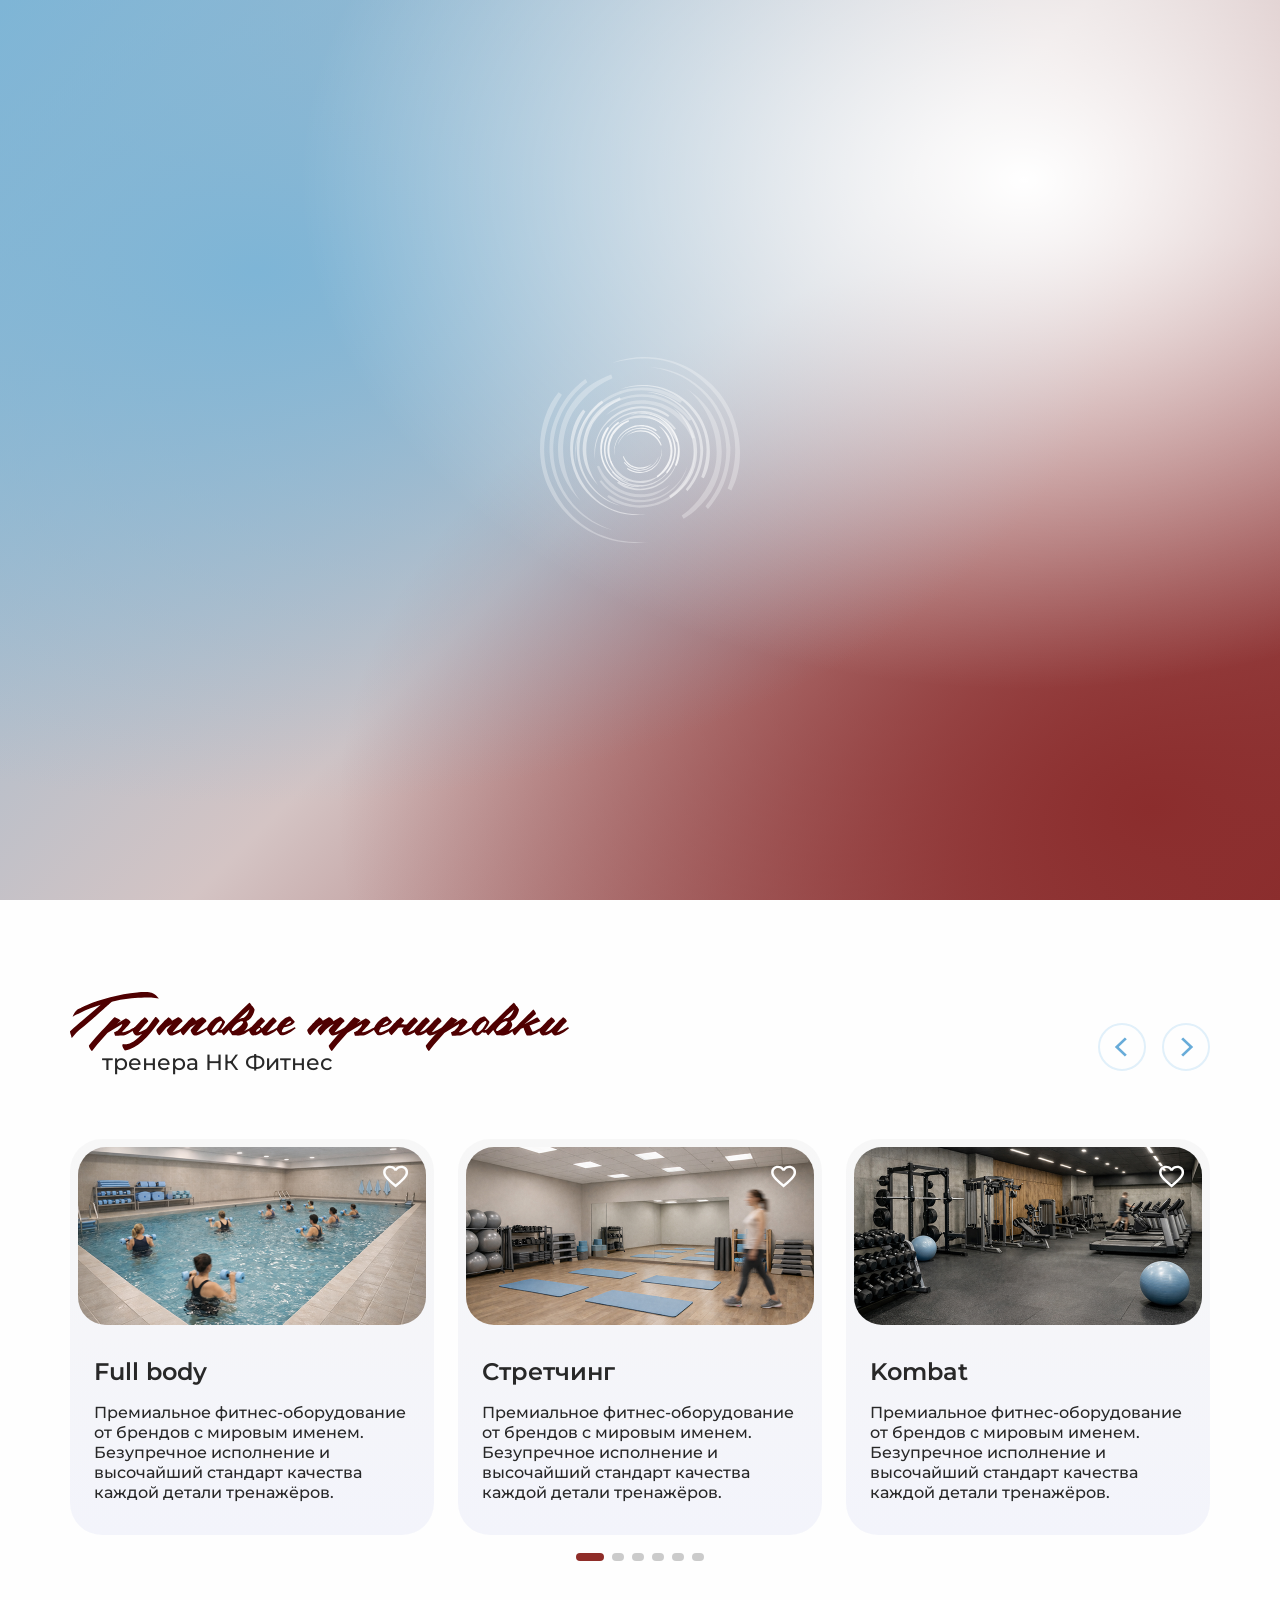
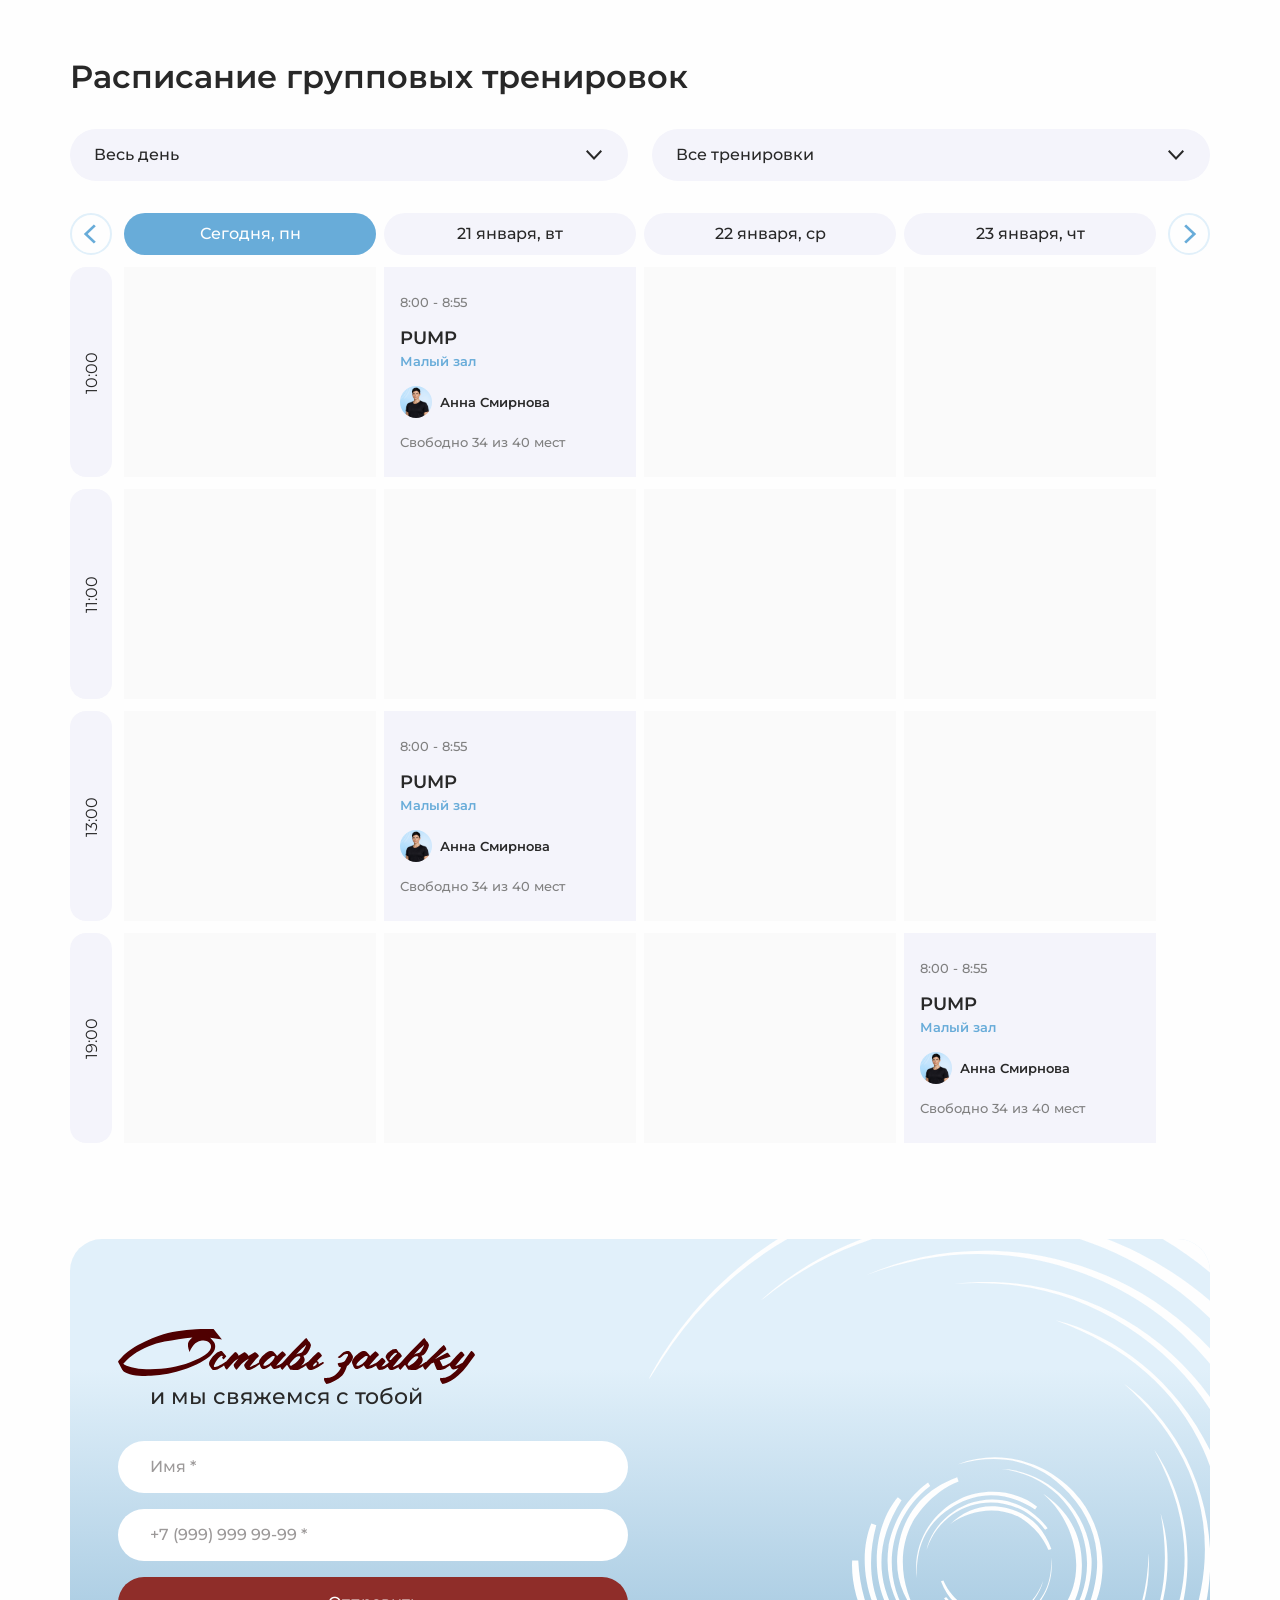
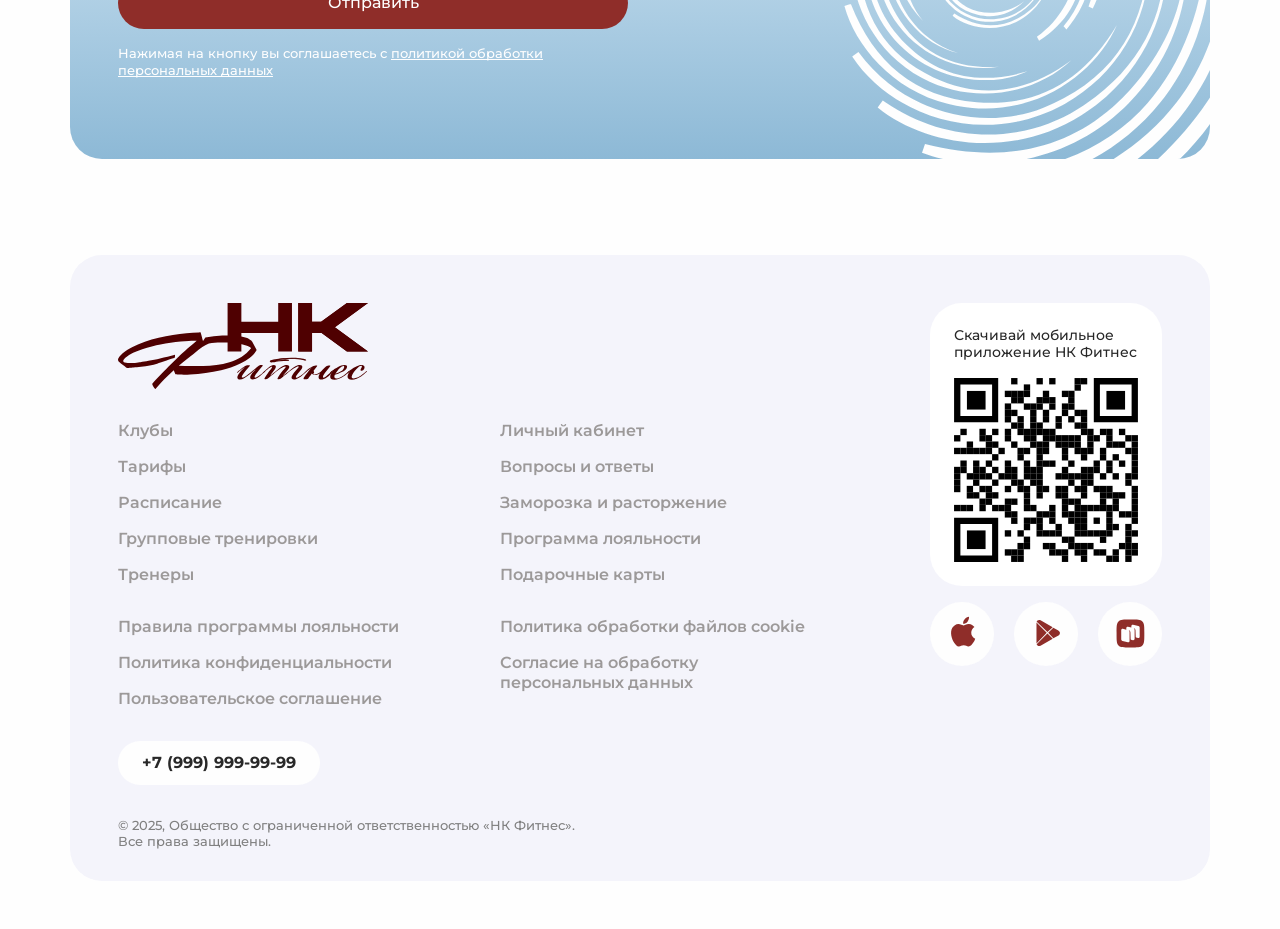
<file: coach-for-groups.html>
<!doctype html>
<html lang="en">
  <head>
    <meta charset="UTF-8" />
    <meta name="viewport" content="width=device-width, initial-scale=1.0" />
    <title>Title</title>
    <link rel="shortcut icon" href="./favicon.ico" type="image/x-icon" />
    <link rel="stylesheet" href="./css/swiper-bundle.min.css" />
    <link rel="stylesheet" href="./css/index.css" />
    <script src="https://www.youtube.com/iframe_api" defer></script>
    <script src="./js/swiper-bundle.min.js" defer></script>
    <script src="./js/index.js" defer></script>
  </head>

  <body>
    <header class="header header_fullfilled">
      <div class="custom-container">
        <div class="header__wrapper">
          <div class="header__logo">
            <a class="header__logo-link" href="#">
              <img class="header__logo-link-image" src="./assets/logo-header.svg" alt="logo" />
            </a>
          </div>

          <nav class="header__nav">
            <ul class="header__nav-menu">
              <li class="header__nav-menu-item">
                <a class="header__nav-menu-item-link" href="#">Клубы</a>
              </li>
              <li class="header__nav-menu-item">
                <a class="header__nav-menu-item-link" href="#">Тарифы</a>
              </li>
              <li class="header__nav-menu-item">
                <a class="header__nav-menu-item-link" href="#">Расписание</a>
              </li>
              <li class="header__nav-menu-item">
                <a class="header__nav-menu-item-link" href="#">Акции</a>
              </li>
            </ul>
          </nav>

          <div class="header__controls">
            <button class="header__controls-profile"></button>
            <button class="header__controls-notifications is-notified"></button>
            <button class="header__controls-login">Войти</button>
            <button class="header__controls-buy">Купить абонемент</button>
            <button class="header__controls-menu"></button>
          </div>
        </div>
      </div>
    </header>

    <div class="mobile-menu">
      <div class="mobile-menu__body">
        <div class="mobile-menu__content">
          <nav class="mobile-menu__nav">
            <ul class="mobile-menu__nav-menu">
              <li class="mobile-menu__nav-menu-item">
                <a class="mobile-menu__nav-menu-item-link" href="#">О клубе</a>
              </li>
              <li class="mobile-menu__nav-menu-item">
                <a class="mobile-menu__nav-menu-item-link" href="#">Тарифы</a>
              </li>
              <li class="mobile-menu__nav-menu-item">
                <a class="mobile-menu__nav-menu-item-link" href="#">Расписание</a>
              </li>
              <li class="mobile-menu__nav-menu-item">
                <a class="mobile-menu__nav-menu-item-link" href="#">Групповые тренировки</a>
              </li>
              <li class="mobile-menu__nav-menu-item">
                <a class="mobile-menu__nav-menu-item-link" href="#">Тренеры</a>
              </li>
            </ul>

            <ul class="mobile-menu__nav-menu">
              <li class="mobile-menu__nav-menu-item">
                <a class="mobile-menu__nav-menu-item-link" href="#">Личный кабинет</a>
              </li>
              <li class="mobile-menu__nav-menu-item">
                <a class="mobile-menu__nav-menu-item-link" href="#">Вопросы и ответы</a>
              </li>
              <li class="mobile-menu__nav-menu-item">
                <a class="mobile-menu__nav-menu-item-link" href="#">Заморозка и расторжение</a>
              </li>
              <li class="mobile-menu__nav-menu-item">
                <a class="mobile-menu__nav-menu-item-link" href="#">Программа лояльности</a>
              </li>
              <li class="mobile-menu__nav-menu-item">
                <a class="mobile-menu__nav-menu-item-link" href="#">Подарочные карты</a>
              </li>
              <li class="mobile-menu__nav-menu-item">
                <a class="mobile-menu__nav-menu-item-link" href="#">Блог</a>
              </li>
            </ul>
          </nav>

          <div class="mobile-menu__download">
            <div class="mobile-menu__download-links">
              <a class="mobile-menu__download-link" href="#">
                <img
                  class="mobile-menu__download-link-logo"
                  src="./assets/google-play-download-logo-mob.svg"
                  alt=""
                />
              </a>
              <a class="mobile-menu__download-link" href="#">
                <img
                  class="mobile-menu__download-link-logo"
                  src="./assets/app-store-download-logo-mob.svg"
                  alt=""
                />
              </a>
              <a class="mobile-menu__download-link" href="#">
                <img
                  class="mobile-menu__download-link-logo"
                  src="./assets/app-gallery-download-logo-mob.svg"
                  alt=""
                />
              </a>
              <a class="mobile-menu__download-link" href="#">
                <img
                  class="mobile-menu__download-link-logo"
                  src="./assets/rustore-download-logo-mob.svg"
                  alt=""
                />
              </a>
            </div>
          </div>

          <div class="mobile-menu__subscription">
            <button class="mobile-menu__subscription-button">Купить абонемент</button>
          </div>
        </div>
      </div>
    </div>

    <div class="notifications">
      <div class="custom-container">
        <div class="notifications__body">
          <div class="notifications__content">
            <div class="notifications__empty">Тут пока пусто</div>

            <ul class="notifications__list">
              <li class="notifications__list-item notifications__list-item__new">
                <div class="notifications__list-item-title">Тренировка через 1 час</div>
                <div class="notifications__list-item-text">
                  Групповая тренировка Суставная гимнастика начнётся через 1 час
                </div>
                <div class="notifications__list-item-date">05 фев 17:00</div>
              </li>

              <li class="notifications__list-item notifications__list-item__new">
                <div class="notifications__list-item-title">Тренировка завтра в 18:00</div>
                <div class="notifications__list-item-text">
                  Групповая тренировка BUMS + ABS завтра в 18:00
                </div>
                <div class="notifications__list-item-date">04 фев 19:00</div>
              </li>

              <li class="notifications__list-item">
                <div class="notifications__list-item-title">Тренировка через 1 час</div>
                <div class="notifications__list-item-text">
                  Групповая тренировка Суставная гимнастика начнётся через 1 час
                </div>
                <div class="notifications__list-item-date">05 фев 17:00</div>
              </li>

              <li class="notifications__list-item">
                <div class="notifications__list-item-title">Тренировка завтра в 18:00</div>
                <div class="notifications__list-item-text">
                  Групповая тренировка BUMS + ABS завтра в 18:00
                </div>
                <div class="notifications__list-item-date">04 фев 19:00</div>
              </li>

              <li class="notifications__list-item">
                <div class="notifications__list-item-title">Тренировка через 1 час</div>
                <div class="notifications__list-item-text">
                  Групповая тренировка Суставная гимнастика начнётся через 1 час
                </div>
                <div class="notifications__list-item-date">05 фев 17:00</div>
              </li>
            </ul>
          </div>
        </div>
      </div>
    </div>

    <main class="main">
      <section class="coach-for-groups">
        <div class="custom-container">
          <div class="coach-for-groups__wrapper">
            <div class="coach-for-groups__details">
              <div class="coach-for-groups__details-name">Анна Смирнова</div>

              <div class="coach-for-groups__details-role">Тренер групповых программ</div>

              <div class="coach-for-groups__details-photo">
                <figure class="coach-for-groups__details-photo-figure">
                  <img
                    class="coach-for-groups__details-photo-figure-image"
                    src="./assets/coaches-photo-3.jpg"
                    alt="photo"
                  />
                </figure>
                <div class="coach-for-groups__details-photo-experience">Стаж 7 лет</div>
              </div>

              <div class="coach-for-groups__details-location">Клуб на Большевиков</div>

              <div class="coach-for-groups__details-section">
                <div class="coach-for-groups__details-section-title">Специализация:</div>
                <ul class="coach-for-groups__details-section-list">
                  <li class="coach-for-groups__details-section-list-item">Коррекция фигуры</li>
                  <li class="coach-for-groups__details-section-list-item">Бодибилдинг</li>
                  <li class="coach-for-groups__details-section-list-item">
                    Функциональный тренинг
                  </li>
                  <li class="coach-for-groups__details-section-list-item">Стретчинг</li>
                </ul>
              </div>

              <div class="coach-for-groups__details-section">
                <div class="coach-for-groups__details-section-title">Закрывает цели::</div>
                <ul class="coach-for-groups__details-section-list">
                  <li class="coach-for-groups__details-section-list-item">Коррекция фигуры</li>
                  <li class="coach-for-groups__details-section-list-item">Бодибилдинг</li>
                  <li class="coach-for-groups__details-section-list-item">
                    Функциональный тренинг
                  </li>
                  <li class="coach-for-groups__details-section-list-item">Стретчинг</li>
                </ul>
              </div>
            </div>

            <div class="coach-for-groups__info">
              <nav class="coach-for-groups__info-menu">
                <button
                  class="coach-for-groups__info-menu-button active"
                  data-target="achievements"
                >
                  Достижения
                </button>
                <button class="coach-for-groups__info-menu-button" data-target="education">
                  Образование
                </button>
                <button class="coach-for-groups__info-menu-button" data-target="other">
                  Другое
                </button>
              </nav>

              <div class="coach-for-groups__info-wrapper">
                <div class="coach-for-groups__info-section" data-section="achievements">
                  <ul class="coach-for-groups__info-section-list">
                    <li class="coach-for-groups__info-section-list-item">
                      5 лет тренерской практики
                    </li>
                    <li class="coach-for-groups__info-section-list-item">
                      Подготовка клиентов к соревнованиям по фитнес-бикини и бодибилдингу
                    </li>
                    <li class="coach-for-groups__info-section-list-item">
                      Ежегодное участие в конкурсах и тренингах
                    </li>
                    <li class="coach-for-groups__info-section-list-item">
                      Более 20 успешно завершённых программ трансформации
                    </li>
                  </ul>
                </div>

                <div class="coach-for-groups__info-section" data-section="education">
                  <p>Образование</p>
                  <ul class="coach-for-groups__info-section-list">
                    <li class="coach-for-groups__info-section-list-item">
                      5 лет тренерской практики
                    </li>
                    <li class="coach-for-groups__info-section-list-item">
                      Подготовка клиентов к соревнованиям по фитнес-бикини и бодибилдингу
                    </li>
                    <li class="coach-for-groups__info-section-list-item">
                      Ежегодное участие в конкурсах и тренингах
                    </li>
                    <li class="coach-for-groups__info-section-list-item">
                      Более 20 успешно завершённых программ трансформации
                    </li>
                  </ul>
                </div>

                <div class="coach-for-groups__info-section" data-section="other">
                  <p>Другое</p>
                  <ul class="coach-for-groups__info-section-list">
                    <li class="coach-for-groups__info-section-list-item">
                      5 лет тренерской практики
                    </li>
                    <li class="coach-for-groups__info-section-list-item">
                      Подготовка клиентов к соревнованиям по фитнес-бикини и бодибилдингу
                    </li>
                    <li class="coach-for-groups__info-section-list-item">
                      Ежегодное участие в конкурсах и тренингах
                    </li>
                    <li class="coach-for-groups__info-section-list-item">
                      Более 20 успешно завершённых программ трансформации
                    </li>
                  </ul>
                </div>
              </div>
            </div>
          </div>
        </div>
      </section>

      <section class="coach-group-training">
        <div class="custom-container">
          <div class="coach-group-training__heading">
            <div class="coach-group-training__heading-info">
              <h2 class="coach-group-training__heading-info-title">Групповые тренировки</h2>

              <figure class="coach-group-training__heading-info-heading">
                <img
                  class="coach-group-training__heading-info-heading-image"
                  src="./assets/heading/heading-coach-group-training.svg"
                  alt="heading"
                />
              </figure>

              <div class="coach-group-training__heading-info-description">тренера НК Фитнес</div>
            </div>

            <div class="coach-group-training__heading-controls">
              <div class="coach-group-training__heading-controls-prev" role="button"></div>
              <div class="coach-group-training__heading-controls-next" role="button"></div>
            </div>
          </div>

          <div class="coach-group-training__slider">
            <div class="swiper">
              <div class="swiper-wrapper">
                <div class="swiper-slide">
                  <div class="coach-group-training__slide">
                    <figure class="coach-group-training__slide-photo">
                      <img
                        class="coach-group-training__slide-photo-image"
                        src="./assets/group-training-photo-1.jpg"
                        alt="photo"
                      />
                    </figure>

                    <div class="coach-group-training__slide-favourites">
                      <button class="coach-group-training__slide-favourites-button"></button>
                    </div>

                    <h3 class="coach-group-training__slide-title">Full body</h3>

                    <div class="coach-group-training__slide-description">
                      Премиальное фитнес-оборудование от брендов с мировым именем. Безупречное
                      исполнение и высочайший стандарт качества каждой детали тренажёров.
                    </div>
                  </div>
                </div>

                <div class="swiper-slide">
                  <div class="coach-group-training__slide">
                    <figure class="coach-group-training__slide-photo">
                      <img
                        class="coach-group-training__slide-photo-image"
                        src="./assets/group-training-photo-2.jpg"
                        alt="photo"
                      />
                    </figure>

                    <div class="coach-group-training__slide-favourites">
                      <button class="coach-group-training__slide-favourites-button"></button>
                    </div>

                    <h3 class="coach-group-training__slide-title">Стретчинг</h3>

                    <div class="coach-group-training__slide-description">
                      Премиальное фитнес-оборудование от брендов с мировым именем. Безупречное
                      исполнение и высочайший стандарт качества каждой детали тренажёров.
                    </div>
                  </div>
                </div>

                <div class="swiper-slide">
                  <div class="coach-group-training__slide">
                    <figure class="coach-group-training__slide-photo">
                      <img
                        class="coach-group-training__slide-photo-image"
                        src="./assets/group-training-photo-3.jpg"
                        alt="photo"
                      />
                    </figure>

                    <div class="coach-group-training__slide-favourites">
                      <button class="coach-group-training__slide-favourites-button"></button>
                    </div>

                    <h3 class="coach-group-training__slide-title">Kombat</h3>

                    <div class="coach-group-training__slide-description">
                      Премиальное фитнес-оборудование от брендов с мировым именем. Безупречное
                      исполнение и высочайший стандарт качества каждой детали тренажёров.
                    </div>
                  </div>
                </div>

                <div class="swiper-slide">
                  <div class="coach-group-training__slide">
                    <figure class="coach-group-training__slide-photo">
                      <img
                        class="coach-group-training__slide-photo-image"
                        src="./assets/group-training-photo-1.jpg"
                        alt="photo"
                      />
                    </figure>

                    <div class="coach-group-training__slide-favourites">
                      <button class="coach-group-training__slide-favourites-button"></button>
                    </div>

                    <h3 class="coach-group-training__slide-title">Full body</h3>

                    <div class="coach-group-training__slide-description">
                      Премиальное фитнес-оборудование от брендов с мировым именем. Безупречное
                      исполнение и высочайший стандарт качества каждой детали тренажёров.
                    </div>
                  </div>
                </div>

                <div class="swiper-slide">
                  <div class="coach-group-training__slide">
                    <figure class="coach-group-training__slide-photo">
                      <img
                        class="coach-group-training__slide-photo-image"
                        src="./assets/group-training-photo-2.jpg"
                        alt="photo"
                      />
                    </figure>

                    <div class="coach-group-training__slide-favourites">
                      <button class="coach-group-training__slide-favourites-button"></button>
                    </div>

                    <h3 class="coach-group-training__slide-title">Стретчинг</h3>

                    <div class="coach-group-training__slide-description">
                      Премиальное фитнес-оборудование от брендов с мировым именем. Безупречное
                      исполнение и высочайший стандарт качества каждой детали тренажёров.
                    </div>
                  </div>
                </div>

                <div class="swiper-slide">
                  <div class="coach-group-training__slide">
                    <figure class="coach-group-training__slide-photo">
                      <img
                        class="coach-group-training__slide-photo-image"
                        src="./assets/group-training-photo-3.jpg"
                        alt="photo"
                      />
                    </figure>

                    <div class="coach-group-training__slide-favourites">
                      <button class="coach-group-training__slide-favourites-button"></button>
                    </div>

                    <h3 class="coach-group-training__slide-title">Kombat</h3>

                    <div class="coach-group-training__slide-description">
                      Премиальное фитнес-оборудование от брендов с мировым именем. Безупречное
                      исполнение и высочайший стандарт качества каждой детали тренажёров.
                    </div>
                  </div>
                </div>
              </div>
            </div>
          </div>

          <div class="coach-group-training__pagination"></div>
        </div>
      </section>

      <section class="schedule-group">
        <div class="custom-container">
          <h3 class="schedule-group__title">Расписание групповых тренировок</h3>

          <div class="schedule-group__filter">
            <div class="schedule-group__filter-select">
              <div id="timeScheduleGroupSelect"></div>
            </div>

            <div class="schedule-group__filter-select">
              <div id="trainingScheduleGroupSelect"></div>
            </div>
          </div>

          <div class="schedule-group__main">
            <div class="schedule-group__days">
              <div class="swiper">
                <div class="swiper-wrapper">
                  <div class="swiper-slide">
                    <div class="schedule-group__days-slide schedule-group__days-slide_today">
                      <span class="schedule-group__days-slide-today">Сегодня,</span>
                      <span class="schedule-group__days-slide-date">20</span>
                      <span class="schedule-group__days-slide-month">января,</span>
                      <span class="schedule-group__days-slide-day">пн</span>
                    </div>
                  </div>

                  <div class="swiper-slide">
                    <div class="schedule-group__days-slide">
                      <span class="schedule-group__days-slide-date">21</span>
                      <span class="schedule-group__days-slide-month">января,</span>
                      <span class="schedule-group__days-slide-day">вт</span>
                    </div>
                  </div>

                  <div class="swiper-slide">
                    <div class="schedule-group__days-slide">
                      <span class="schedule-group__days-slide-date">22</span>
                      <span class="schedule-group__days-slide-month">января,</span>
                      <span class="schedule-group__days-slide-day">ср</span>
                    </div>
                  </div>

                  <div class="swiper-slide">
                    <div class="schedule-group__days-slide">
                      <span class="schedule-group__days-slide-date">23</span>
                      <span class="schedule-group__days-slide-month">января,</span>
                      <span class="schedule-group__days-slide-day">чт</span>
                    </div>
                  </div>

                  <div class="swiper-slide">
                    <div class="schedule-group__days-slide">
                      <span class="schedule-group__days-slide-date">24</span>
                      <span class="schedule-group__days-slide-month">января,</span>
                      <span class="schedule-group__days-slide-day">пт</span>
                    </div>
                  </div>

                  <div class="swiper-slide">
                    <div class="schedule-group__days-slide">
                      <span class="schedule-group__days-slide-date">25</span>
                      <span class="schedule-group__days-slide-month">января,</span>
                      <span class="schedule-group__days-slide-day">сб</span>
                    </div>
                  </div>
                </div>
              </div>
            </div>

            <div class="schedule-group__events">
              <div class="swiper">
                <div class="swiper-wrapper">
                  <div class="swiper-slide">
                    <div class="schedule-group__events-slide">
                      <div class="schedule-group__events-slide-event"></div>
                      <div class="schedule-group__events-slide-event"></div>
                      <div class="schedule-group__events-slide-event"></div>
                      <div class="schedule-group__events-slide-event"></div>
                    </div>
                  </div>
                  <div class="swiper-slide">
                    <div class="schedule-group__events-slide">
                      <div class="schedule-group__events-slide-event">
                        <div class="schedule-group__event">
                          <div class="schedule-group__event-time">8:00 - 8:55</div>

                          <div class="schedule-group__event-info">
                            <div class="schedule-group__event-info-name">PUMP</div>
                            <div class="schedule-group__event-info-location">Малый зал</div>
                          </div>

                          <div class="schedule-group__event-coach">
                            <figure class="schedule-group__event-coach-photo">
                              <img
                                class="schedule-group__event-coach-photo-image"
                                src="./assets/coaches-photo-1.jpg"
                                alt="coaches"
                              />
                            </figure>
                            <div class="schedule-group__event-coach-name">Анна Смирнова</div>
                          </div>

                          <div class="schedule-group__event-places">Свободно 34 из 40 мест</div>
                        </div>
                      </div>
                      <div class="schedule-group__events-slide-event"></div>
                      <div class="schedule-group__events-slide-event">
                        <div class="schedule-group__event">
                          <div class="schedule-group__event-time">8:00 - 8:55</div>

                          <div class="schedule-group__event-info">
                            <div class="schedule-group__event-info-name">PUMP</div>
                            <div class="schedule-group__event-info-location">Малый зал</div>
                          </div>

                          <div class="schedule-group__event-coach">
                            <figure class="schedule-group__event-coach-photo">
                              <img
                                class="schedule-group__event-coach-photo-image"
                                src="./assets/coaches-photo-1.jpg"
                                alt="coaches"
                              />
                            </figure>
                            <div class="schedule-group__event-coach-name">Анна Смирнова</div>
                          </div>

                          <div class="schedule-group__event-places">Свободно 34 из 40 мест</div>
                        </div>
                      </div>
                      <div class="schedule-group__events-slide-event"></div>
                    </div>
                  </div>
                  <div class="swiper-slide">
                    <div class="schedule-group__events-slide">
                      <div class="schedule-group__events-slide-event"></div>
                      <div class="schedule-group__events-slide-event"></div>
                      <div class="schedule-group__events-slide-event"></div>
                      <div class="schedule-group__events-slide-event"></div>
                    </div>
                  </div>
                  <div class="swiper-slide">
                    <div class="schedule-group__events-slide">
                      <div class="schedule-group__events-slide-event"></div>
                      <div class="schedule-group__events-slide-event"></div>
                      <div class="schedule-group__events-slide-event"></div>
                      <div class="schedule-group__events-slide-event">
                        <div class="schedule-group__event">
                          <div class="schedule-group__event-time">8:00 - 8:55</div>

                          <div class="schedule-group__event-info">
                            <div class="schedule-group__event-info-name">PUMP</div>
                            <div class="schedule-group__event-info-location">Малый зал</div>
                          </div>

                          <div class="schedule-group__event-coach">
                            <figure class="schedule-group__event-coach-photo">
                              <img
                                class="schedule-group__event-coach-photo-image"
                                src="./assets/coaches-photo-1.jpg"
                                alt="coaches"
                              />
                            </figure>
                            <div class="schedule-group__event-coach-name">Анна Смирнова</div>
                          </div>

                          <div class="schedule-group__event-places">Свободно 34 из 40 мест</div>
                        </div>
                      </div>
                    </div>
                  </div>
                  <div class="swiper-slide">
                    <div class="schedule-group__events-slide">
                      <div class="schedule-group__events-slide-event">
                        <div class="schedule-group__event">
                          <div class="schedule-group__event-time">8:00 - 8:55</div>

                          <div class="schedule-group__event-info">
                            <div class="schedule-group__event-info-name">PUMP</div>
                            <div class="schedule-group__event-info-location">Малый зал</div>
                          </div>

                          <div class="schedule-group__event-coach">
                            <figure class="schedule-group__event-coach-photo">
                              <img
                                class="schedule-group__event-coach-photo-image"
                                src="./assets/coaches-photo-1.jpg"
                                alt="coaches"
                              />
                            </figure>
                            <div class="schedule-group__event-coach-name">Анна Смирнова</div>
                          </div>

                          <div class="schedule-group__event-places">Свободно 34 из 40 мест</div>
                        </div>
                      </div>
                      <div class="schedule-group__events-slide-event"></div>
                      <div class="schedule-group__events-slide-event">
                        <div class="schedule-group__event">
                          <div class="schedule-group__event-time">8:00 - 8:55</div>

                          <div class="schedule-group__event-info">
                            <div class="schedule-group__event-info-name">PUMP</div>
                            <div class="schedule-group__event-info-location">Малый зал</div>
                          </div>

                          <div class="schedule-group__event-coach">
                            <figure class="schedule-group__event-coach-photo">
                              <img
                                class="schedule-group__event-coach-photo-image"
                                src="./assets/coaches-photo-1.jpg"
                                alt="coaches"
                              />
                            </figure>
                            <div class="schedule-group__event-coach-name">Анна Смирнова</div>
                          </div>

                          <div class="schedule-group__event-places">Свободно 34 из 40 мест</div>
                        </div>
                      </div>
                      <div class="schedule-group__events-slide-event"></div>
                    </div>
                  </div>
                  <div class="swiper-slide">
                    <div class="schedule-group__events-slide">
                      <div class="schedule-group__events-slide-event"></div>
                      <div class="schedule-group__events-slide-event"></div>
                      <div class="schedule-group__events-slide-event"></div>
                      <div class="schedule-group__events-slide-event">
                        <div class="schedule-group__event">
                          <div class="schedule-group__event-time">8:00 - 8:55</div>

                          <div class="schedule-group__event-info">
                            <div class="schedule-group__event-info-name">PUMP</div>
                            <div class="schedule-group__event-info-location">Малый зал</div>
                          </div>

                          <div class="schedule-group__event-coach">
                            <figure class="schedule-group__event-coach-photo">
                              <img
                                class="schedule-group__event-coach-photo-image"
                                src="./assets/coaches-photo-1.jpg"
                                alt="coaches"
                              />
                            </figure>
                            <div class="schedule-group__event-coach-name">Анна Смирнова</div>
                          </div>

                          <div class="schedule-group__event-places">Свободно 34 из 40 мест</div>
                        </div>
                      </div>
                    </div>
                  </div>
                </div>
              </div>
            </div>

            <div class="schedule-group__time">
              <div class="schedule-group__time-item">
                <div class="schedule-group__time-item-text">10:00</div>
              </div>
              <div class="schedule-group__time-item">
                <div class="schedule-group__time-item-text">11:00</div>
              </div>
              <div class="schedule-group__time-item">
                <div class="schedule-group__time-item-text">13:00</div>
              </div>
              <div class="schedule-group__time-item">
                <div class="schedule-group__time-item-text">19:00</div>
              </div>
            </div>

            <div class="schedule-group__controls">
              <button class="schedule-group__controls-prev"></button>
              <button class="schedule-group__controls-next"></button>
            </div>
          </div>
        </div>
      </section>

      <section class="callback">
        <div class="custom-container">
          <div class="callback__wrapper">
            <h2 class="callback__title">Оставь заявку</h2>

            <figure class="callback__heading">
              <img
                class="callback__heading-image"
                src="./assets/heading/heading-callback.svg"
                alt="heading"
              />
            </figure>

            <div class="callback__description">и мы свяжемся с тобой</div>

            <form class="callback__form">
              <input
                class="callback__form-input"
                type="text"
                name="name"
                placeholder="Имя *"
                required
              />
              <input
                class="callback__form-input"
                type="tel"
                name="phone"
                placeholder="+7 (999) 999 99-99 *"
                required
              />
              <button class="callback__form-submit">Отправить</button>
              <div class="callback__form-disclaimer">
                Нажимая на кнопку вы соглашаетесь с
                <a class="callback__form-disclaimer-link" href="#">
                  политикой обработки персональных данных
                </a>
              </div>
            </form>
          </div>
        </div>
      </section>
    </main>

    <footer class="footer">
      <div class="custom-container">
        <div class="footer__wrapper">
          <div class="footer__main">
            <figure class="footer__main-logo">
              <a class="footer__main-logo-link" href="#">
                <img
                  class="footer__main-logo-link-image"
                  src="./assets/logo-footer.svg"
                  alt="logo"
                />
              </a>
            </figure>

            <nav class="footer__main-nav">
              <ul class="footer__main-nav-menu">
                <li class="footer__main-nav-menu-item">
                  <a class="footer__main-nav-menu-item-link" href="#">Клубы</a>
                </li>
                <li class="footer__main-nav-menu-item">
                  <a class="footer__main-nav-menu-item-link" href="#">Тарифы</a>
                </li>
                <li class="footer__main-nav-menu-item">
                  <a class="footer__main-nav-menu-item-link" href="#">Расписание</a>
                </li>
                <li class="footer__main-nav-menu-item">
                  <a class="footer__main-nav-menu-item-link" href="#">Групповые тренировки</a>
                </li>
                <li class="footer__main-nav-menu-item">
                  <a class="footer__main-nav-menu-item-link" href="#">Тренеры</a>
                </li>
              </ul>

              <ul class="footer__main-nav-menu">
                <li class="footer__main-nav-menu-item">
                  <a class="footer__main-nav-menu-item-link" href="#">Личный кабинет</a>
                </li>
                <li class="footer__main-nav-menu-item">
                  <a class="footer__main-nav-menu-item-link" href="#">Вопросы и ответы</a>
                </li>
                <li class="footer__main-nav-menu-item">
                  <a class="footer__main-nav-menu-item-link" href="#">Заморозка и расторжение</a>
                </li>
                <li class="footer__main-nav-menu-item">
                  <a class="footer__main-nav-menu-item-link" href="#">Программа лояльности</a>
                </li>
                <li class="footer__main-nav-menu-item">
                  <a class="footer__main-nav-menu-item-link" href="#">Подарочные карты</a>
                </li>
              </ul>

              <ul class="footer__main-nav-menu">
                <li class="footer__main-nav-menu-item">
                  <a class="footer__main-nav-menu-item-link" href="#"
                    >Правила программы лояльности</a
                  >
                </li>
                <li class="footer__main-nav-menu-item">
                  <a class="footer__main-nav-menu-item-link" href="#"
                    >Политика конфиденциальности</a
                  >
                </li>
                <li class="footer__main-nav-menu-item">
                  <a class="footer__main-nav-menu-item-link" href="#"
                    >Пользовательское соглашение</a
                  >
                </li>
              </ul>

              <ul class="footer__main-nav-menu">
                <li class="footer__main-nav-menu-item">
                  <a class="footer__main-nav-menu-item-link" href="#"
                    >Политика обработки файлов cookie</a
                  >
                </li>
                <li class="footer__main-nav-menu-item">
                  <a class="footer__main-nav-menu-item-link" href="#"
                    >Согласие на обработку персональных данных</a
                  >
                </li>
              </ul>
            </nav>

            <div class="footer__main-phone">
              <a class="footer__main-phone-link" href="tel:+79999999999">+7 (999) 999-99-99</a>
            </div>
          </div>

          <div class="footer__app">
            <div class="footer__app-download">
              <div class="footer__app-download-title">Скачивай мобильное приложение НК Фитнес</div>

              <figure class="footer__app-download-qr">
                <img
                  class="footer__app-download-qr-image"
                  src="./assets/app-qr-code.svg"
                  alt="qr"
                />
              </figure>
            </div>

            <div class="footer__app-store">
              <a class="footer__app-store-link" href="#">
                <img
                  class="footer__app-store-link-icon"
                  src="./assets/app-store-logo.svg"
                  alt="app-store-logo"
                />
              </a>
              <a class="footer__app-store-link" href="#">
                <img
                  class="footer__app-store-link-icon"
                  src="./assets/google-play-logo.svg"
                  alt="google-play-logo"
                />
              </a>
              <a class="footer__app-store-link" href="#">
                <img
                  class="footer__app-store-link-icon"
                  src="./assets/ru-store-logo.svg"
                  alt="ru-store-logo"
                />
              </a>
            </div>
          </div>

          <div class="footer__copyright">
            <div class="footer__copyright-content">
              © 2025, Общество с ограниченной ответственностью «НК Фитнес». Все права защищены.
            </div>
          </div>
        </div>
      </div>
    </footer>

    <div class="cookies active">
      <figure class="cookies__icon">
        <img class="cookies__icon-image" src="./assets/cookies.svg" alt="cookies" />
      </figure>
      <div class="cookies__message">
        Мы используем файлы cookie для улучшения работы сайта и анализа посещаемости. Продолжая
        использовать сайт, вы соглашаетесь с
        <a class="cookies__message-link" href="#">политикой обработки файлов cookie</a>
      </div>
      <div class="cookies__agree">
        <button class="cookies__agree-button">Понятно</button>
      </div>
    </div>

    <div class="loader">
      <div class="loader__main">
        <svg
          class="loader__main-layer loader__main-layer_outer"
          viewBox="0 0 200 186"
          fill="none"
          xmlns="http://www.w3.org/2000/svg"
        >
          <path
            d="M21.9347 37.778C0.688695 70.8767 -2.49113 105.113 17.5709 139.151C37.6026 173.147 69.0466 187.191 108.109 184.972C64.8949 191.45 25.7894 166.533 9.21711 132.022C-7.76408 96.6708 0.677655 56.17 18.6566 35.2195C19.7309 36.0613 20.8166 36.9033 21.9347 37.778ZM108.224 184.967C108.186 184.969 108.147 184.97 108.109 184.972C108.147 184.966 108.186 184.961 108.224 184.956V184.967ZM72.013 172.851V172.862C71.978 172.851 71.9432 172.838 71.9081 172.826C71.9431 172.834 71.978 172.843 72.013 172.851ZM47.3025 25.3122C-7.14324 66.6883 5.61949 150.587 71.9081 172.826C38.0986 165.139 3.31637 127.498 10.413 78.1694C11.1696 72.9532 15.2581 56.5407 25.289 42.4027C32.3489 32.4635 41.2727 25.2797 41.9089 24.7655C43.334 23.6393 44.5509 22.7427 45.4279 22.1194C45.998 23.0816 46.6668 24.2189 47.3025 25.3122ZM146.364 31.4469C169.824 46.8208 182.235 68.5149 181.709 96.5071C181.171 124.893 167.884 146.434 143.721 161.873H143.711C142.527 159.807 141.77 158.483 141.77 158.483L145.454 155.684C166.536 139.674 173.843 114.849 173.88 114.724C183.035 83.4296 168.432 51.0735 149.707 34.2563C148.37 33.0537 147.197 32.1028 146.364 31.4469ZM109.967 10.1897C144.653 10.4959 186.74 39.9425 190.281 89.7051C190.654 94.9536 190.149 111.859 183.341 127.801C178.551 139.008 171.361 147.919 170.844 148.555C169.693 149.965 168.695 151.092 167.971 151.89C167.226 151.07 166.327 150.097 165.472 149.167C209.916 97.1852 179.559 17.8438 109.967 10.1897ZM154.433 87.9346C158.247 113.018 143.721 135.718 123.594 145.329C102.994 155.17 79.3909 150.283 67.1782 139.862C67.6715 139.239 68.1654 138.605 68.6696 137.959C87.9532 150.283 107.906 152.12 127.738 140.496C147.559 128.873 155.749 110.623 154.433 87.9453V87.9346ZM147.394 108.928C142.954 128.545 121.006 148.752 92.2291 144.629C89.1925 144.192 79.6328 141.819 71.3889 136.002C65.5895 131.913 61.4007 126.741 61.1047 126.369C60.4473 125.549 59.9216 124.838 59.5598 124.335C60.1188 124.008 60.7763 123.624 61.412 123.253C85.5304 154.831 134.458 147.407 147.383 108.928H147.394ZM72.4295 21.2012L68.2306 23.1584C44.2242 34.3456 31.8165 57.047 31.7468 57.175C16.1575 85.8343 23.5575 120.541 38.2807 140.934C39.344 142.399 40.2753 143.569 40.955 144.389C21.2875 124.412 13.7785 100.574 20.2357 73.3364C26.7908 45.7085 44.3602 27.4701 71.2465 17.4862C71.9695 19.748 72.4295 21.2012 72.4295 21.2012ZM60.1733 111.115C66.7072 125.068 79.9944 132.263 79.9944 132.263C96.6797 141.305 116.906 137.019 128.79 128.48C129.645 127.868 130.336 127.32 130.807 126.927C119.165 138.32 105.275 142.683 89.4006 138.933C73.296 135.138 62.6615 124.958 56.8512 109.366H56.863C58.1823 108.942 59.0243 108.68 59.033 108.677L60.1733 111.115ZM72.013 6.01349C112.905 -9.52443 156.471 6.57081 180.02 36.8265C204.127 67.782 204.478 109.158 191.366 133.433C190.128 132.831 188.889 132.23 187.617 131.617C201.343 94.779 197.177 60.642 170.339 31.6219C143.524 2.61277 109.769 -4.45082 72.013 6.01349ZM73.2635 36.9462C98.4012 24.9295 127.189 30.9111 142.088 43.6169C141.485 44.3822 140.882 45.1478 140.268 45.9351C116.742 30.9112 92.4043 28.6693 68.2092 42.8512C44.025 57.0332 34.0379 79.2958 35.6384 106.96C30.9793 76.3763 48.7176 48.6789 73.2635 36.9462ZM64.4706 59.3949C78.6786 45.4863 95.6274 40.1727 114.988 44.7433C134.633 49.3796 147.602 61.8006 154.695 80.8155L154.684 80.8272C153.073 81.3301 152.042 81.658 152.042 81.658L150.65 78.6841C142.68 61.67 126.466 52.8888 126.466 52.8888C106.097 41.8561 81.4195 47.0943 66.9266 57.5039C65.8852 58.2473 65.0517 58.9139 64.4706 59.3949ZM44.2438 81.3515C49.6705 57.4159 76.4533 32.7588 111.556 37.7887C115.262 38.3135 126.926 41.2115 136.979 48.3078C144.05 53.3048 149.159 59.614 149.521 60.0623C150.321 61.0572 150.968 61.9208 151.406 62.5439C150.716 62.9484 149.916 63.4188 149.138 63.867C119.703 25.3448 60.0195 34.4098 44.2438 81.3515ZM71.2465 17.4862L71.2454 17.483H71.2571C71.2538 17.4842 71.2498 17.485 71.2465 17.4862Z"
            fill="#FEFEFE"
          />
        </svg>

        <svg
          class="loader__main-layer loader__main-layer_mid"
          viewBox="0 0 200 186"
          fill="none"
          xmlns="http://www.w3.org/2000/svg"
        >
          <path
            d="M21.9347 37.778C0.688695 70.8767 -2.49113 105.113 17.5709 139.151C37.6026 173.147 69.0466 187.191 108.109 184.972C64.8949 191.45 25.7894 166.533 9.21711 132.022C-7.76408 96.6708 0.677655 56.17 18.6566 35.2195C19.7309 36.0613 20.8166 36.9033 21.9347 37.778ZM108.224 184.967C108.186 184.969 108.147 184.97 108.109 184.972C108.147 184.966 108.186 184.961 108.224 184.956V184.967ZM72.013 172.851V172.862C71.978 172.851 71.9432 172.838 71.9081 172.826C71.9431 172.834 71.978 172.843 72.013 172.851ZM47.3025 25.3122C-7.14324 66.6883 5.61949 150.587 71.9081 172.826C38.0986 165.139 3.31637 127.498 10.413 78.1694C11.1696 72.9532 15.2581 56.5407 25.289 42.4027C32.3489 32.4635 41.2727 25.2797 41.9089 24.7655C43.334 23.6393 44.5509 22.7427 45.4279 22.1194C45.998 23.0816 46.6668 24.2189 47.3025 25.3122ZM146.364 31.4469C169.824 46.8208 182.235 68.5149 181.709 96.5071C181.171 124.893 167.884 146.434 143.721 161.873H143.711C142.527 159.807 141.77 158.483 141.77 158.483L145.454 155.684C166.536 139.674 173.843 114.849 173.88 114.724C183.035 83.4296 168.432 51.0735 149.707 34.2563C148.37 33.0537 147.197 32.1028 146.364 31.4469ZM109.967 10.1897C144.653 10.4959 186.74 39.9425 190.281 89.7051C190.654 94.9536 190.149 111.859 183.341 127.801C178.551 139.008 171.361 147.919 170.844 148.555C169.693 149.965 168.695 151.092 167.971 151.89C167.226 151.07 166.327 150.097 165.472 149.167C209.916 97.1852 179.559 17.8438 109.967 10.1897ZM154.433 87.9346C158.247 113.018 143.721 135.718 123.594 145.329C102.994 155.17 79.3909 150.283 67.1782 139.862C67.6715 139.239 68.1654 138.605 68.6696 137.959C87.9532 150.283 107.906 152.12 127.738 140.496C147.559 128.873 155.749 110.623 154.433 87.9453V87.9346ZM147.394 108.928C142.954 128.545 121.006 148.752 92.2291 144.629C89.1925 144.192 79.6328 141.819 71.3889 136.002C65.5895 131.913 61.4007 126.741 61.1047 126.369C60.4473 125.549 59.9216 124.838 59.5598 124.335C60.1188 124.008 60.7763 123.624 61.412 123.253C85.5304 154.831 134.458 147.407 147.383 108.928H147.394ZM72.4295 21.2012L68.2306 23.1584C44.2242 34.3456 31.8165 57.047 31.7468 57.175C16.1575 85.8343 23.5575 120.541 38.2807 140.934C39.344 142.399 40.2753 143.569 40.955 144.389C21.2875 124.412 13.7785 100.574 20.2357 73.3364C26.7908 45.7085 44.3602 27.4701 71.2465 17.4862C71.9695 19.748 72.4295 21.2012 72.4295 21.2012ZM60.1733 111.115C66.7072 125.068 79.9944 132.263 79.9944 132.263C96.6797 141.305 116.906 137.019 128.79 128.48C129.645 127.868 130.336 127.32 130.807 126.927C119.165 138.32 105.275 142.683 89.4006 138.933C73.296 135.138 62.6615 124.958 56.8512 109.366H56.863C58.1823 108.942 59.0243 108.68 59.033 108.677L60.1733 111.115ZM72.013 6.01349C112.905 -9.52443 156.471 6.57081 180.02 36.8265C204.127 67.782 204.478 109.158 191.366 133.433C190.128 132.831 188.889 132.23 187.617 131.617C201.343 94.779 197.177 60.642 170.339 31.6219C143.524 2.61277 109.769 -4.45082 72.013 6.01349ZM73.2635 36.9462C98.4012 24.9295 127.189 30.9111 142.088 43.6169C141.485 44.3822 140.882 45.1478 140.268 45.9351C116.742 30.9112 92.4043 28.6693 68.2092 42.8512C44.025 57.0332 34.0379 79.2958 35.6384 106.96C30.9793 76.3763 48.7176 48.6789 73.2635 36.9462ZM64.4706 59.3949C78.6786 45.4863 95.6274 40.1727 114.988 44.7433C134.633 49.3796 147.602 61.8006 154.695 80.8155L154.684 80.8272C153.073 81.3301 152.042 81.658 152.042 81.658L150.65 78.6841C142.68 61.67 126.466 52.8888 126.466 52.8888C106.097 41.8561 81.4195 47.0943 66.9266 57.5039C65.8852 58.2473 65.0517 58.9139 64.4706 59.3949ZM44.2438 81.3515C49.6705 57.4159 76.4533 32.7588 111.556 37.7887C115.262 38.3135 126.926 41.2115 136.979 48.3078C144.05 53.3048 149.159 59.614 149.521 60.0623C150.321 61.0572 150.968 61.9208 151.406 62.5439C150.716 62.9484 149.916 63.4188 149.138 63.867C119.703 25.3448 60.0195 34.4098 44.2438 81.3515ZM71.2465 17.4862L71.2454 17.483H71.2571C71.2538 17.4842 71.2498 17.485 71.2465 17.4862Z"
            fill="#FEFEFE"
          />
        </svg>

        <svg
          class="loader__main-layer loader__main-layer_inner"
          viewBox="0 0 200 186"
          fill="none"
          xmlns="http://www.w3.org/2000/svg"
        >
          <path
            d="M21.9347 37.778C0.688695 70.8767 -2.49113 105.113 17.5709 139.151C37.6026 173.147 69.0466 187.191 108.109 184.972C64.8949 191.45 25.7894 166.533 9.21711 132.022C-7.76408 96.6708 0.677655 56.17 18.6566 35.2195C19.7309 36.0613 20.8166 36.9033 21.9347 37.778ZM108.224 184.967C108.186 184.969 108.147 184.97 108.109 184.972C108.147 184.966 108.186 184.961 108.224 184.956V184.967ZM72.013 172.851V172.862C71.978 172.851 71.9432 172.838 71.9081 172.826C71.9431 172.834 71.978 172.843 72.013 172.851ZM47.3025 25.3122C-7.14324 66.6883 5.61949 150.587 71.9081 172.826C38.0986 165.139 3.31637 127.498 10.413 78.1694C11.1696 72.9532 15.2581 56.5407 25.289 42.4027C32.3489 32.4635 41.2727 25.2797 41.9089 24.7655C43.334 23.6393 44.5509 22.7427 45.4279 22.1194C45.998 23.0816 46.6668 24.2189 47.3025 25.3122ZM146.364 31.4469C169.824 46.8208 182.235 68.5149 181.709 96.5071C181.171 124.893 167.884 146.434 143.721 161.873H143.711C142.527 159.807 141.77 158.483 141.77 158.483L145.454 155.684C166.536 139.674 173.843 114.849 173.88 114.724C183.035 83.4296 168.432 51.0735 149.707 34.2563C148.37 33.0537 147.197 32.1028 146.364 31.4469ZM109.967 10.1897C144.653 10.4959 186.74 39.9425 190.281 89.7051C190.654 94.9536 190.149 111.859 183.341 127.801C178.551 139.008 171.361 147.919 170.844 148.555C169.693 149.965 168.695 151.092 167.971 151.89C167.226 151.07 166.327 150.097 165.472 149.167C209.916 97.1852 179.559 17.8438 109.967 10.1897ZM154.433 87.9346C158.247 113.018 143.721 135.718 123.594 145.329C102.994 155.17 79.3909 150.283 67.1782 139.862C67.6715 139.239 68.1654 138.605 68.6696 137.959C87.9532 150.283 107.906 152.12 127.738 140.496C147.559 128.873 155.749 110.623 154.433 87.9453V87.9346ZM147.394 108.928C142.954 128.545 121.006 148.752 92.2291 144.629C89.1925 144.192 79.6328 141.819 71.3889 136.002C65.5895 131.913 61.4007 126.741 61.1047 126.369C60.4473 125.549 59.9216 124.838 59.5598 124.335C60.1188 124.008 60.7763 123.624 61.412 123.253C85.5304 154.831 134.458 147.407 147.383 108.928H147.394ZM72.4295 21.2012L68.2306 23.1584C44.2242 34.3456 31.8165 57.047 31.7468 57.175C16.1575 85.8343 23.5575 120.541 38.2807 140.934C39.344 142.399 40.2753 143.569 40.955 144.389C21.2875 124.412 13.7785 100.574 20.2357 73.3364C26.7908 45.7085 44.3602 27.4701 71.2465 17.4862C71.9695 19.748 72.4295 21.2012 72.4295 21.2012ZM60.1733 111.115C66.7072 125.068 79.9944 132.263 79.9944 132.263C96.6797 141.305 116.906 137.019 128.79 128.48C129.645 127.868 130.336 127.32 130.807 126.927C119.165 138.32 105.275 142.683 89.4006 138.933C73.296 135.138 62.6615 124.958 56.8512 109.366H56.863C58.1823 108.942 59.0243 108.68 59.033 108.677L60.1733 111.115ZM72.013 6.01349C112.905 -9.52443 156.471 6.57081 180.02 36.8265C204.127 67.782 204.478 109.158 191.366 133.433C190.128 132.831 188.889 132.23 187.617 131.617C201.343 94.779 197.177 60.642 170.339 31.6219C143.524 2.61277 109.769 -4.45082 72.013 6.01349ZM73.2635 36.9462C98.4012 24.9295 127.189 30.9111 142.088 43.6169C141.485 44.3822 140.882 45.1478 140.268 45.9351C116.742 30.9112 92.4043 28.6693 68.2092 42.8512C44.025 57.0332 34.0379 79.2958 35.6384 106.96C30.9793 76.3763 48.7176 48.6789 73.2635 36.9462ZM64.4706 59.3949C78.6786 45.4863 95.6274 40.1727 114.988 44.7433C134.633 49.3796 147.602 61.8006 154.695 80.8155L154.684 80.8272C153.073 81.3301 152.042 81.658 152.042 81.658L150.65 78.6841C142.68 61.67 126.466 52.8888 126.466 52.8888C106.097 41.8561 81.4195 47.0943 66.9266 57.5039C65.8852 58.2473 65.0517 58.9139 64.4706 59.3949ZM44.2438 81.3515C49.6705 57.4159 76.4533 32.7588 111.556 37.7887C115.262 38.3135 126.926 41.2115 136.979 48.3078C144.05 53.3048 149.159 59.614 149.521 60.0623C150.321 61.0572 150.968 61.9208 151.406 62.5439C150.716 62.9484 149.916 63.4188 149.138 63.867C119.703 25.3448 60.0195 34.4098 44.2438 81.3515ZM71.2465 17.4862L71.2454 17.483H71.2571C71.2538 17.4842 71.2498 17.485 71.2465 17.4862Z"
            fill="#FEFEFE"
          />
        </svg>
      </div>
    </div>
  </body>
</html>
</file>
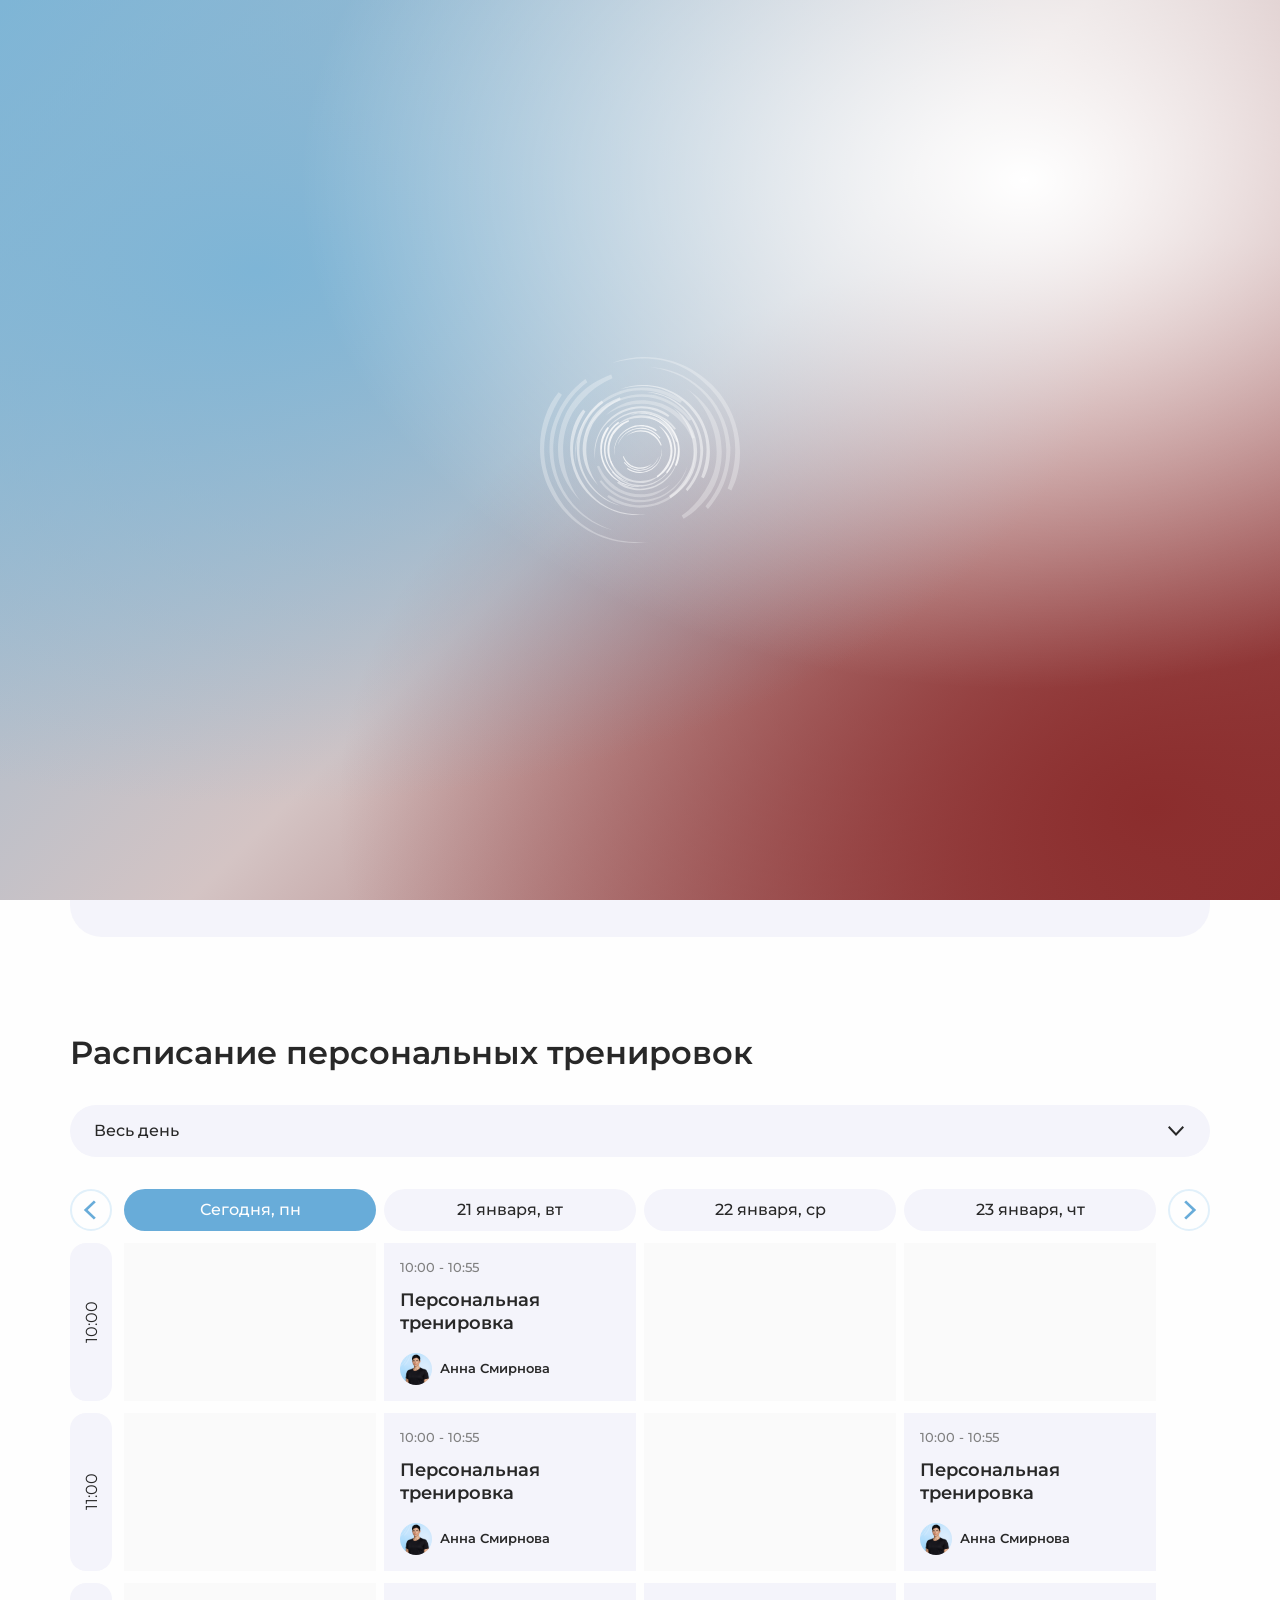
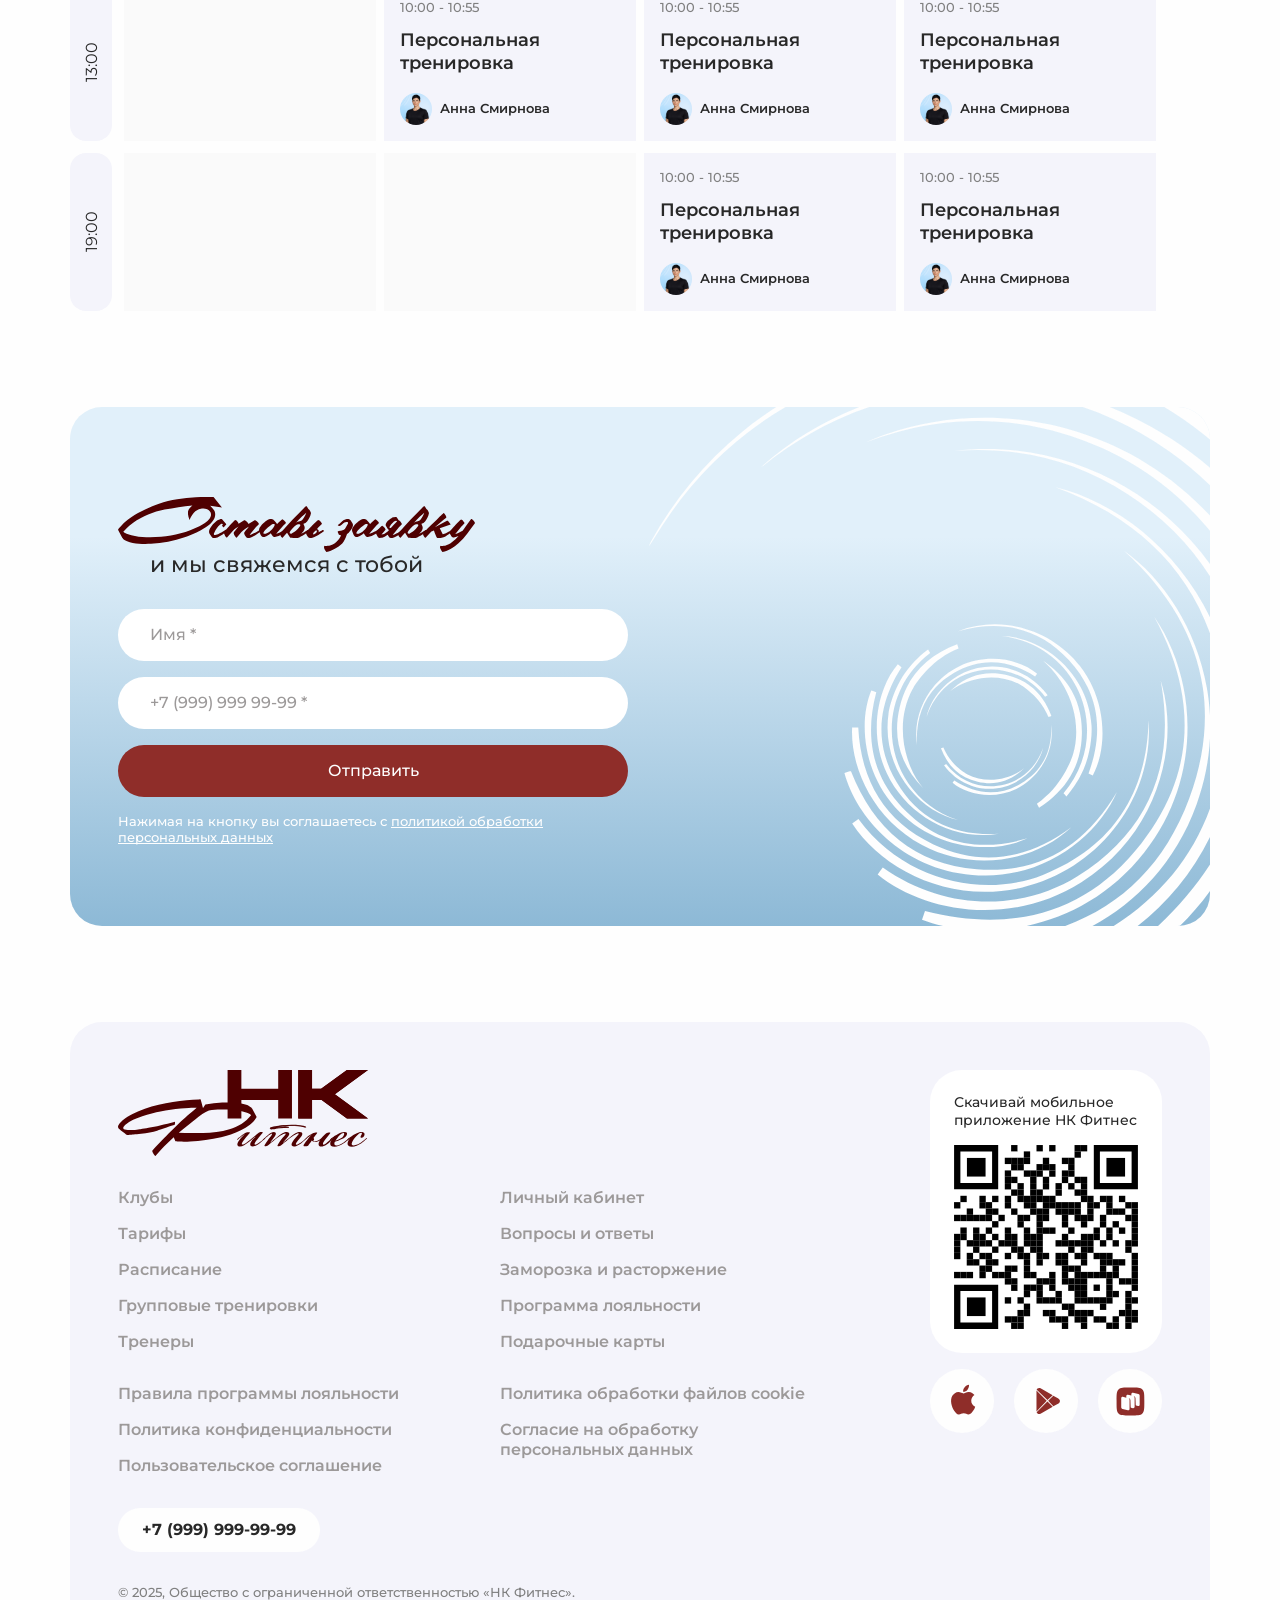
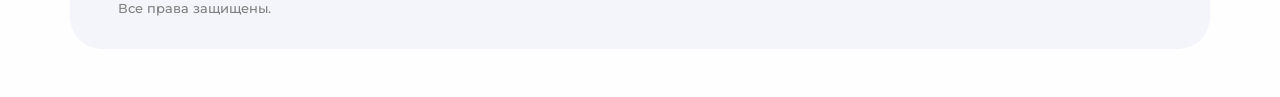
<file: coach-personal.html>
<!doctype html>
<html lang="en">
  <head>
    <meta charset="UTF-8" />
    <meta name="viewport" content="width=device-width, initial-scale=1.0" />
    <title>Title</title>
    <link rel="shortcut icon" href="./favicon.ico" type="image/x-icon" />
    <link rel="stylesheet" href="./css/swiper-bundle.min.css" />
    <link rel="stylesheet" href="./css/index.css" />
    <script src="https://www.youtube.com/iframe_api" defer></script>
    <script src="./js/swiper-bundle.min.js" defer></script>
    <script src="./js/index.js" defer></script>
  </head>

  <body>
    <header class="header header_fullfilled">
      <div class="custom-container">
        <div class="header__wrapper">
          <div class="header__logo">
            <a class="header__logo-link" href="#">
              <img class="header__logo-link-image" src="./assets/logo-header.svg" alt="logo" />
            </a>
          </div>

          <nav class="header__nav">
            <ul class="header__nav-menu">
              <li class="header__nav-menu-item">
                <a class="header__nav-menu-item-link" href="#">Клубы</a>
              </li>
              <li class="header__nav-menu-item">
                <a class="header__nav-menu-item-link" href="#">Тарифы</a>
              </li>
              <li class="header__nav-menu-item">
                <a class="header__nav-menu-item-link" href="#">Расписание</a>
              </li>
              <li class="header__nav-menu-item">
                <a class="header__nav-menu-item-link" href="#">Акции</a>
              </li>
            </ul>
          </nav>

          <div class="header__controls">
            <button class="header__controls-profile"></button>
            <button class="header__controls-notifications is-notified"></button>
            <button class="header__controls-login">Войти</button>
            <button class="header__controls-buy">Купить абонемент</button>
            <button class="header__controls-menu"></button>
          </div>
        </div>
      </div>
    </header>

    <div class="mobile-menu">
      <div class="mobile-menu__body">
        <div class="mobile-menu__content">
          <nav class="mobile-menu__nav">
            <ul class="mobile-menu__nav-menu">
              <li class="mobile-menu__nav-menu-item">
                <a class="mobile-menu__nav-menu-item-link" href="#">О клубе</a>
              </li>
              <li class="mobile-menu__nav-menu-item">
                <a class="mobile-menu__nav-menu-item-link" href="#">Тарифы</a>
              </li>
              <li class="mobile-menu__nav-menu-item">
                <a class="mobile-menu__nav-menu-item-link" href="#">Расписание</a>
              </li>
              <li class="mobile-menu__nav-menu-item">
                <a class="mobile-menu__nav-menu-item-link" href="#">Групповые тренировки</a>
              </li>
              <li class="mobile-menu__nav-menu-item">
                <a class="mobile-menu__nav-menu-item-link" href="#">Тренеры</a>
              </li>
            </ul>

            <ul class="mobile-menu__nav-menu">
              <li class="mobile-menu__nav-menu-item">
                <a class="mobile-menu__nav-menu-item-link" href="#">Личный кабинет</a>
              </li>
              <li class="mobile-menu__nav-menu-item">
                <a class="mobile-menu__nav-menu-item-link" href="#">Вопросы и ответы</a>
              </li>
              <li class="mobile-menu__nav-menu-item">
                <a class="mobile-menu__nav-menu-item-link" href="#">Заморозка и расторжение</a>
              </li>
              <li class="mobile-menu__nav-menu-item">
                <a class="mobile-menu__nav-menu-item-link" href="#">Программа лояльности</a>
              </li>
              <li class="mobile-menu__nav-menu-item">
                <a class="mobile-menu__nav-menu-item-link" href="#">Подарочные карты</a>
              </li>
              <li class="mobile-menu__nav-menu-item">
                <a class="mobile-menu__nav-menu-item-link" href="#">Блог</a>
              </li>
            </ul>
          </nav>

          <div class="mobile-menu__download">
            <div class="mobile-menu__download-links">
              <a class="mobile-menu__download-link" href="#">
                <img
                  class="mobile-menu__download-link-logo"
                  src="./assets/google-play-download-logo-mob.svg"
                  alt=""
                />
              </a>
              <a class="mobile-menu__download-link" href="#">
                <img
                  class="mobile-menu__download-link-logo"
                  src="./assets/app-store-download-logo-mob.svg"
                  alt=""
                />
              </a>
              <a class="mobile-menu__download-link" href="#">
                <img
                  class="mobile-menu__download-link-logo"
                  src="./assets/app-gallery-download-logo-mob.svg"
                  alt=""
                />
              </a>
              <a class="mobile-menu__download-link" href="#">
                <img
                  class="mobile-menu__download-link-logo"
                  src="./assets/rustore-download-logo-mob.svg"
                  alt=""
                />
              </a>
            </div>
          </div>

          <div class="mobile-menu__subscription">
            <button class="mobile-menu__subscription-button">Купить абонемент</button>
          </div>
        </div>
      </div>
    </div>

    <div class="notifications">
      <div class="custom-container">
        <div class="notifications__body">
          <div class="notifications__content">
            <div class="notifications__empty">Тут пока пусто</div>

            <ul class="notifications__list">
              <li class="notifications__list-item notifications__list-item__new">
                <div class="notifications__list-item-title">Тренировка через 1 час</div>
                <div class="notifications__list-item-text">
                  Групповая тренировка Суставная гимнастика начнётся через 1 час
                </div>
                <div class="notifications__list-item-date">05 фев 17:00</div>
              </li>

              <li class="notifications__list-item notifications__list-item__new">
                <div class="notifications__list-item-title">Тренировка завтра в 18:00</div>
                <div class="notifications__list-item-text">
                  Групповая тренировка BUMS + ABS завтра в 18:00
                </div>
                <div class="notifications__list-item-date">04 фев 19:00</div>
              </li>

              <li class="notifications__list-item">
                <div class="notifications__list-item-title">Тренировка через 1 час</div>
                <div class="notifications__list-item-text">
                  Групповая тренировка Суставная гимнастика начнётся через 1 час
                </div>
                <div class="notifications__list-item-date">05 фев 17:00</div>
              </li>

              <li class="notifications__list-item">
                <div class="notifications__list-item-title">Тренировка завтра в 18:00</div>
                <div class="notifications__list-item-text">
                  Групповая тренировка BUMS + ABS завтра в 18:00
                </div>
                <div class="notifications__list-item-date">04 фев 19:00</div>
              </li>

              <li class="notifications__list-item">
                <div class="notifications__list-item-title">Тренировка через 1 час</div>
                <div class="notifications__list-item-text">
                  Групповая тренировка Суставная гимнастика начнётся через 1 час
                </div>
                <div class="notifications__list-item-date">05 фев 17:00</div>
              </li>
            </ul>
          </div>
        </div>
      </div>
    </div>

    <main class="main">
      <section class="coach-personal">
        <div class="custom-container">
          <div class="coach-personal__wrapper">
            <div class="coach-personal__details">
              <div class="coach-personal__details-name">Анна Смирнова</div>

              <div class="coach-personal__details-role">Тренер групповых программ</div>

              <div class="coach-personal__details-photo">
                <figure class="coach-personal__details-photo-figure">
                  <img
                    class="coach-personal__details-photo-figure-image"
                    src="./assets/coaches-photo-3.jpg"
                    alt="photo"
                  />
                </figure>
                <div class="coach-personal__details-photo-experience">Стаж 7 лет</div>
              </div>

              <div class="coach-personal__details-location">Клуб на Большевиков</div>

              <div class="coach-personal__details-section">
                <div class="coach-personal__details-section-title">Специализация:</div>
                <ul class="coach-personal__details-section-list">
                  <li class="coach-personal__details-section-list-item">Коррекция фигуры</li>
                  <li class="coach-personal__details-section-list-item">Бодибилдинг</li>
                  <li class="coach-personal__details-section-list-item">Функциональный тренинг</li>
                  <li class="coach-personal__details-section-list-item">Стретчинг</li>
                </ul>
              </div>

              <div class="coach-personal__details-section">
                <div class="coach-personal__details-section-title">Закрывает цели::</div>
                <ul class="coach-personal__details-section-list">
                  <li class="coach-personal__details-section-list-item">Коррекция фигуры</li>
                  <li class="coach-personal__details-section-list-item">Бодибилдинг</li>
                  <li class="coach-personal__details-section-list-item">Функциональный тренинг</li>
                  <li class="coach-personal__details-section-list-item">Стретчинг</li>
                </ul>
              </div>

              <div class="coach-personal__details-signup">
                <button class="coach-personal__details-signup-button">
                  Записаться на тренировку
                </button>

                <div class="coach-personal__details-signup-modal">
                  <div class="coach-personal__details-signup-modal-body">
                    <button class="coach-personal__details-signup-modal-close"></button>

                    <div class="coach-personal__details-signup-modal-content">
                      <figure class="coach-personal__details-signup-modal-photo">
                        <img
                          class="coach-personal__details-signup-modal-photo-image"
                          src="./assets/coaches-photo-3.jpg"
                          alt="photo"
                        />
                      </figure>

                      <div class="coach-personal__details-signup-modal-info">
                        <div class="coach-personal__details-signup-modal-info-location">
                          Клуб на Большевиков
                        </div>

                        <div class="coach-personal__details-signup-modal-info-title">
                          Персональная тренировка
                        </div>

                        <div class="coach-personal__details-signup-modal-info-coach">
                          <div class="coach-personal__details-signup-modal-info-coach-title">
                            Тренер
                          </div>
                          <div class="coach-personal__details-signup-modal-info-coach-name">
                            Ангелина Лопарникова
                          </div>
                        </div>

                        <div class="coach-personal__details-signup-modal-info-date">
                          <div class="coach-personal__details-signup-modal-info-date-day">
                            24 января, суббота
                          </div>
                          <div class="coach-personal__details-signup-modal-info-date-time">
                            8:00-8:55
                          </div>
                        </div>

                        <div class="coach-personal__details-signup-modal-info-signup">
                          <button class="coach-personal__details-signup-modal-info-signup-button">
                            Записаться на тренировку
                          </button>
                        </div>

                        <div class="coach-personal__details-signup-modal-info-disclaimer">
                          Отменить запись на тренировку можно в личном кабинете на сайте или в
                          приложении НК Фитнес, но не позднее, чем за 5 часов до начала занятия.
                        </div>
                      </div>
                    </div>
                  </div>
                </div>
              </div>
            </div>

            <div class="coach-personal__info">
              <nav class="coach-personal__info-menu">
                <button class="coach-personal__info-menu-button active" data-target="achievements">
                  Достижения
                </button>
                <button class="coach-personal__info-menu-button" data-target="education">
                  Образование
                </button>
                <button class="coach-personal__info-menu-button" data-target="other">Другое</button>
              </nav>

              <div class="coach-personal__info-wrapper">
                <div class="coach-personal__info-section" data-section="achievements">
                  <ul class="coach-personal__info-section-list">
                    <li class="coach-personal__info-section-list-item">
                      5 лет тренерской практики
                    </li>
                    <li class="coach-personal__info-section-list-item">
                      Подготовка клиентов к соревнованиям по фитнес-бикини и бодибилдингу
                    </li>
                    <li class="coach-personal__info-section-list-item">
                      Ежегодное участие в конкурсах и тренингах
                    </li>
                    <li class="coach-personal__info-section-list-item">
                      Более 20 успешно завершённых программ трансформации
                    </li>
                  </ul>
                </div>

                <div class="coach-personal__info-section" data-section="education">
                  <p>Образование</p>
                  <ul class="coach-personal__info-section-list">
                    <li class="coach-personal__info-section-list-item">
                      5 лет тренерской практики
                    </li>
                    <li class="coach-personal__info-section-list-item">
                      Подготовка клиентов к соревнованиям по фитнес-бикини и бодибилдингу
                    </li>
                    <li class="coach-personal__info-section-list-item">
                      Ежегодное участие в конкурсах и тренингах
                    </li>
                    <li class="coach-personal__info-section-list-item">
                      Более 20 успешно завершённых программ трансформации
                    </li>
                  </ul>
                </div>

                <div class="coach-personal__info-section" data-section="other">
                  <p>Другое</p>
                  <ul class="coach-personal__info-section-list">
                    <li class="coach-personal__info-section-list-item">
                      5 лет тренерской практики
                    </li>
                    <li class="coach-personal__info-section-list-item">
                      Подготовка клиентов к соревнованиям по фитнес-бикини и бодибилдингу
                    </li>
                    <li class="coach-personal__info-section-list-item">
                      Ежегодное участие в конкурсах и тренингах
                    </li>
                    <li class="coach-personal__info-section-list-item">
                      Более 20 успешно завершённых программ трансформации
                    </li>
                  </ul>
                </div>
              </div>
            </div>
          </div>
        </div>
      </section>

      <section class="schedule-personal">
        <div class="custom-container">
          <h3 class="schedule-personal__title">Расписание персональных тренировок</h3>

          <div class="schedule-personal__filter">
            <div class="schedule-personal__filter-select">
              <div id="timeSchedulePersonalSelect"></div>
            </div>
          </div>

          <div class="schedule-personal__main">
            <div class="schedule-personal__days">
              <div class="swiper">
                <div class="swiper-wrapper">
                  <div class="swiper-slide">
                    <div class="schedule-personal__days-slide schedule-personal__days-slide_today">
                      <span class="schedule-personal__days-slide-today">Сегодня,</span>
                      <span class="schedule-personal__days-slide-date">20</span>
                      <span class="schedule-personal__days-slide-month">января,</span>
                      <span class="schedule-personal__days-slide-day">пн</span>
                    </div>
                  </div>

                  <div class="swiper-slide">
                    <div class="schedule-personal__days-slide">
                      <span class="schedule-personal__days-slide-date">21</span>
                      <span class="schedule-personal__days-slide-month">января,</span>
                      <span class="schedule-personal__days-slide-day">вт</span>
                    </div>
                  </div>

                  <div class="swiper-slide">
                    <div class="schedule-personal__days-slide">
                      <span class="schedule-personal__days-slide-date">22</span>
                      <span class="schedule-personal__days-slide-month">января,</span>
                      <span class="schedule-personal__days-slide-day">ср</span>
                    </div>
                  </div>

                  <div class="swiper-slide">
                    <div class="schedule-personal__days-slide">
                      <span class="schedule-personal__days-slide-date">23</span>
                      <span class="schedule-personal__days-slide-month">января,</span>
                      <span class="schedule-personal__days-slide-day">чт</span>
                    </div>
                  </div>

                  <div class="swiper-slide">
                    <div class="schedule-personal__days-slide">
                      <span class="schedule-personal__days-slide-date">24</span>
                      <span class="schedule-personal__days-slide-month">января,</span>
                      <span class="schedule-personal__days-slide-day">пт</span>
                    </div>
                  </div>

                  <div class="swiper-slide">
                    <div class="schedule-personal__days-slide">
                      <span class="schedule-personal__days-slide-date">25</span>
                      <span class="schedule-personal__days-slide-month">января,</span>
                      <span class="schedule-personal__days-slide-day">сб</span>
                    </div>
                  </div>
                </div>
              </div>
            </div>

            <div class="schedule-personal__events">
              <div class="swiper">
                <div class="swiper-wrapper">
                  <div class="swiper-slide">
                    <div class="schedule-personal__events-slide">
                      <div class="schedule-personal__events-slide-event"></div>
                      <div class="schedule-personal__events-slide-event"></div>
                      <div class="schedule-personal__events-slide-event"></div>
                      <div class="schedule-personal__events-slide-event"></div>
                    </div>
                  </div>
                  <div class="swiper-slide">
                    <div class="schedule-personal__events-slide">
                      <div class="schedule-personal__events-slide-event">
                        <div class="schedule-personal__event">
                          <div class="schedule-personal__event-time">10:00 - 10:55</div>

                          <div class="schedule-personal__event-info">
                            <div class="schedule-personal__event-info-name">
                              Персональная тренировка
                            </div>
                          </div>

                          <div class="schedule-personal__event-coach">
                            <figure class="schedule-personal__event-coach-photo">
                              <img
                                class="schedule-personal__event-coach-photo-image"
                                src="./assets/coaches-photo-1.jpg"
                                alt="coaches"
                              />
                            </figure>
                            <div class="schedule-personal__event-coach-name">Анна Смирнова</div>
                          </div>
                        </div>
                      </div>
                      <div class="schedule-personal__events-slide-event">
                        <div class="schedule-personal__event">
                          <div class="schedule-personal__event-time">10:00 - 10:55</div>

                          <div class="schedule-personal__event-info">
                            <div class="schedule-personal__event-info-name">
                              Персональная тренировка
                            </div>
                          </div>

                          <div class="schedule-personal__event-coach">
                            <figure class="schedule-personal__event-coach-photo">
                              <img
                                class="schedule-personal__event-coach-photo-image"
                                src="./assets/coaches-photo-1.jpg"
                                alt="coaches"
                              />
                            </figure>
                            <div class="schedule-personal__event-coach-name">Анна Смирнова</div>
                          </div>
                        </div>
                      </div>
                      <div class="schedule-personal__events-slide-event">
                        <div class="schedule-personal__event">
                          <div class="schedule-personal__event-time">10:00 - 10:55</div>

                          <div class="schedule-personal__event-info">
                            <div class="schedule-personal__event-info-name">
                              Персональная тренировка
                            </div>
                          </div>

                          <div class="schedule-personal__event-coach">
                            <figure class="schedule-personal__event-coach-photo">
                              <img
                                class="schedule-personal__event-coach-photo-image"
                                src="./assets/coaches-photo-1.jpg"
                                alt="coaches"
                              />
                            </figure>
                            <div class="schedule-personal__event-coach-name">Анна Смирнова</div>
                          </div>
                        </div>
                      </div>
                      <div class="schedule-personal__events-slide-event"></div>
                    </div>
                  </div>

                  <div class="swiper-slide">
                    <div class="schedule-personal__events-slide">
                      <div class="schedule-personal__events-slide-event"></div>
                      <div class="schedule-personal__events-slide-event"></div>
                      <div class="schedule-personal__events-slide-event">
                        <div class="schedule-personal__event">
                          <div class="schedule-personal__event-time">10:00 - 10:55</div>

                          <div class="schedule-personal__event-info">
                            <div class="schedule-personal__event-info-name">
                              Персональная тренировка
                            </div>
                          </div>

                          <div class="schedule-personal__event-coach">
                            <figure class="schedule-personal__event-coach-photo">
                              <img
                                class="schedule-personal__event-coach-photo-image"
                                src="./assets/coaches-photo-1.jpg"
                                alt="coaches"
                              />
                            </figure>
                            <div class="schedule-personal__event-coach-name">Анна Смирнова</div>
                          </div>
                        </div>
                      </div>
                      <div class="schedule-personal__events-slide-event">
                        <div class="schedule-personal__event">
                          <div class="schedule-personal__event-time">10:00 - 10:55</div>

                          <div class="schedule-personal__event-info">
                            <div class="schedule-personal__event-info-name">
                              Персональная тренировка
                            </div>
                          </div>

                          <div class="schedule-personal__event-coach">
                            <figure class="schedule-personal__event-coach-photo">
                              <img
                                class="schedule-personal__event-coach-photo-image"
                                src="./assets/coaches-photo-1.jpg"
                                alt="coaches"
                              />
                            </figure>
                            <div class="schedule-personal__event-coach-name">Анна Смирнова</div>
                          </div>
                        </div>
                      </div>
                    </div>
                  </div>

                  <div class="swiper-slide">
                    <div class="schedule-personal__events-slide">
                      <div class="schedule-personal__events-slide-event"></div>
                      <div class="schedule-personal__events-slide-event">
                        <div class="schedule-personal__event">
                          <div class="schedule-personal__event-time">10:00 - 10:55</div>

                          <div class="schedule-personal__event-info">
                            <div class="schedule-personal__event-info-name">
                              Персональная тренировка
                            </div>
                          </div>

                          <div class="schedule-personal__event-coach">
                            <figure class="schedule-personal__event-coach-photo">
                              <img
                                class="schedule-personal__event-coach-photo-image"
                                src="./assets/coaches-photo-1.jpg"
                                alt="coaches"
                              />
                            </figure>
                            <div class="schedule-personal__event-coach-name">Анна Смирнова</div>
                          </div>
                        </div>
                      </div>
                      <div class="schedule-personal__events-slide-event">
                        <div class="schedule-personal__event">
                          <div class="schedule-personal__event-time">10:00 - 10:55</div>

                          <div class="schedule-personal__event-info">
                            <div class="schedule-personal__event-info-name">
                              Персональная тренировка
                            </div>
                          </div>

                          <div class="schedule-personal__event-coach">
                            <figure class="schedule-personal__event-coach-photo">
                              <img
                                class="schedule-personal__event-coach-photo-image"
                                src="./assets/coaches-photo-1.jpg"
                                alt="coaches"
                              />
                            </figure>
                            <div class="schedule-personal__event-coach-name">Анна Смирнова</div>
                          </div>
                        </div>
                      </div>
                      <div class="schedule-personal__events-slide-event">
                        <div class="schedule-personal__event">
                          <div class="schedule-personal__event-time">10:00 - 10:55</div>

                          <div class="schedule-personal__event-info">
                            <div class="schedule-personal__event-info-name">
                              Персональная тренировка
                            </div>
                          </div>

                          <div class="schedule-personal__event-coach">
                            <figure class="schedule-personal__event-coach-photo">
                              <img
                                class="schedule-personal__event-coach-photo-image"
                                src="./assets/coaches-photo-1.jpg"
                                alt="coaches"
                              />
                            </figure>
                            <div class="schedule-personal__event-coach-name">Анна Смирнова</div>
                          </div>
                        </div>
                      </div>
                    </div>
                  </div>

                  <div class="swiper-slide">
                    <div class="schedule-personal__events-slide">
                      <div class="schedule-personal__events-slide-event">
                        <div class="schedule-personal__event">
                          <div class="schedule-personal__event-time">10:00 - 10:55</div>

                          <div class="schedule-personal__event-info">
                            <div class="schedule-personal__event-info-name">
                              Персональная тренировка
                            </div>
                          </div>

                          <div class="schedule-personal__event-coach">
                            <figure class="schedule-personal__event-coach-photo">
                              <img
                                class="schedule-personal__event-coach-photo-image"
                                src="./assets/coaches-photo-1.jpg"
                                alt="coaches"
                              />
                            </figure>
                            <div class="schedule-personal__event-coach-name">Анна Смирнова</div>
                          </div>
                        </div>
                      </div>
                      <div class="schedule-personal__events-slide-event">
                        <div class="schedule-personal__event">
                          <div class="schedule-personal__event-time">10:00 - 10:55</div>

                          <div class="schedule-personal__event-info">
                            <div class="schedule-personal__event-info-name">
                              Персональная тренировка
                            </div>
                          </div>

                          <div class="schedule-personal__event-coach">
                            <figure class="schedule-personal__event-coach-photo">
                              <img
                                class="schedule-personal__event-coach-photo-image"
                                src="./assets/coaches-photo-1.jpg"
                                alt="coaches"
                              />
                            </figure>
                            <div class="schedule-personal__event-coach-name">Анна Смирнова</div>
                          </div>
                        </div>
                      </div>
                      <div class="schedule-personal__events-slide-event"></div>
                      <div class="schedule-personal__events-slide-event"></div>
                    </div>
                  </div>

                  <div class="swiper-slide">
                    <div class="schedule-personal__events-slide">
                      <div class="schedule-personal__events-slide-event">
                        <div class="schedule-personal__event">
                          <div class="schedule-personal__event-time">10:00 - 10:55</div>

                          <div class="schedule-personal__event-info">
                            <div class="schedule-personal__event-info-name">
                              Персональная тренировка
                            </div>
                          </div>

                          <div class="schedule-personal__event-coach">
                            <figure class="schedule-personal__event-coach-photo">
                              <img
                                class="schedule-personal__event-coach-photo-image"
                                src="./assets/coaches-photo-1.jpg"
                                alt="coaches"
                              />
                            </figure>
                            <div class="schedule-personal__event-coach-name">Анна Смирнова</div>
                          </div>
                        </div>
                      </div>
                      <div class="schedule-personal__events-slide-event">
                        <div class="schedule-personal__event">
                          <div class="schedule-personal__event-time">10:00 - 10:55</div>

                          <div class="schedule-personal__event-info">
                            <div class="schedule-personal__event-info-name">
                              Персональная тренировка
                            </div>
                          </div>

                          <div class="schedule-personal__event-coach">
                            <figure class="schedule-personal__event-coach-photo">
                              <img
                                class="schedule-personal__event-coach-photo-image"
                                src="./assets/coaches-photo-1.jpg"
                                alt="coaches"
                              />
                            </figure>
                            <div class="schedule-personal__event-coach-name">Анна Смирнова</div>
                          </div>
                        </div>
                      </div>
                      <div class="schedule-personal__events-slide-event"></div>
                      <div class="schedule-personal__events-slide-event">
                        <div class="schedule-personal__event">
                          <div class="schedule-personal__event-time">10:00 - 10:55</div>

                          <div class="schedule-personal__event-info">
                            <div class="schedule-personal__event-info-name">
                              Персональная тренировка
                            </div>
                          </div>

                          <div class="schedule-personal__event-coach">
                            <figure class="schedule-personal__event-coach-photo">
                              <img
                                class="schedule-personal__event-coach-photo-image"
                                src="./assets/coaches-photo-1.jpg"
                                alt="coaches"
                              />
                            </figure>
                            <div class="schedule-personal__event-coach-name">Анна Смирнова</div>
                          </div>
                        </div>
                      </div>
                    </div>
                  </div>
                </div>
              </div>
            </div>

            <div class="schedule-personal__time">
              <div class="schedule-personal__time-item">
                <div class="schedule-personal__time-item-text">10:00</div>
              </div>
              <div class="schedule-personal__time-item">
                <div class="schedule-personal__time-item-text">11:00</div>
              </div>
              <div class="schedule-personal__time-item">
                <div class="schedule-personal__time-item-text">13:00</div>
              </div>
              <div class="schedule-personal__time-item">
                <div class="schedule-personal__time-item-text">19:00</div>
              </div>
            </div>

            <div class="schedule-personal__controls">
              <button class="schedule-personal__controls-prev"></button>
              <button class="schedule-personal__controls-next"></button>
            </div>
          </div>
        </div>
      </section>

      <section class="callback">
        <div class="custom-container">
          <div class="callback__wrapper">
            <h2 class="callback__title">Оставь заявку</h2>

            <figure class="callback__heading">
              <img
                class="callback__heading-image"
                src="./assets/heading/heading-callback.svg"
                alt="heading"
              />
            </figure>

            <div class="callback__description">и мы свяжемся с тобой</div>

            <form class="callback__form">
              <input
                class="callback__form-input"
                type="text"
                name="name"
                placeholder="Имя *"
                required
              />
              <input
                class="callback__form-input"
                type="tel"
                name="phone"
                placeholder="+7 (999) 999 99-99 *"
                required
              />
              <button class="callback__form-submit">Отправить</button>
              <div class="callback__form-disclaimer">
                Нажимая на кнопку вы соглашаетесь с
                <a class="callback__form-disclaimer-link" href="#">
                  политикой обработки персональных данных
                </a>
              </div>
            </form>
          </div>
        </div>
      </section>
    </main>

    <footer class="footer">
      <div class="custom-container">
        <div class="footer__wrapper">
          <div class="footer__main">
            <figure class="footer__main-logo">
              <a class="footer__main-logo-link" href="#">
                <img
                  class="footer__main-logo-link-image"
                  src="./assets/logo-footer.svg"
                  alt="logo"
                />
              </a>
            </figure>

            <nav class="footer__main-nav">
              <ul class="footer__main-nav-menu">
                <li class="footer__main-nav-menu-item">
                  <a class="footer__main-nav-menu-item-link" href="#">Клубы</a>
                </li>
                <li class="footer__main-nav-menu-item">
                  <a class="footer__main-nav-menu-item-link" href="#">Тарифы</a>
                </li>
                <li class="footer__main-nav-menu-item">
                  <a class="footer__main-nav-menu-item-link" href="#">Расписание</a>
                </li>
                <li class="footer__main-nav-menu-item">
                  <a class="footer__main-nav-menu-item-link" href="#">Групповые тренировки</a>
                </li>
                <li class="footer__main-nav-menu-item">
                  <a class="footer__main-nav-menu-item-link" href="#">Тренеры</a>
                </li>
              </ul>

              <ul class="footer__main-nav-menu">
                <li class="footer__main-nav-menu-item">
                  <a class="footer__main-nav-menu-item-link" href="#">Личный кабинет</a>
                </li>
                <li class="footer__main-nav-menu-item">
                  <a class="footer__main-nav-menu-item-link" href="#">Вопросы и ответы</a>
                </li>
                <li class="footer__main-nav-menu-item">
                  <a class="footer__main-nav-menu-item-link" href="#">Заморозка и расторжение</a>
                </li>
                <li class="footer__main-nav-menu-item">
                  <a class="footer__main-nav-menu-item-link" href="#">Программа лояльности</a>
                </li>
                <li class="footer__main-nav-menu-item">
                  <a class="footer__main-nav-menu-item-link" href="#">Подарочные карты</a>
                </li>
              </ul>

              <ul class="footer__main-nav-menu">
                <li class="footer__main-nav-menu-item">
                  <a class="footer__main-nav-menu-item-link" href="#"
                    >Правила программы лояльности</a
                  >
                </li>
                <li class="footer__main-nav-menu-item">
                  <a class="footer__main-nav-menu-item-link" href="#"
                    >Политика конфиденциальности</a
                  >
                </li>
                <li class="footer__main-nav-menu-item">
                  <a class="footer__main-nav-menu-item-link" href="#"
                    >Пользовательское соглашение</a
                  >
                </li>
              </ul>

              <ul class="footer__main-nav-menu">
                <li class="footer__main-nav-menu-item">
                  <a class="footer__main-nav-menu-item-link" href="#"
                    >Политика обработки файлов cookie</a
                  >
                </li>
                <li class="footer__main-nav-menu-item">
                  <a class="footer__main-nav-menu-item-link" href="#"
                    >Согласие на обработку персональных данных</a
                  >
                </li>
              </ul>
            </nav>

            <div class="footer__main-phone">
              <a class="footer__main-phone-link" href="tel:+79999999999">+7 (999) 999-99-99</a>
            </div>
          </div>

          <div class="footer__app">
            <div class="footer__app-download">
              <div class="footer__app-download-title">Скачивай мобильное приложение НК Фитнес</div>

              <figure class="footer__app-download-qr">
                <img
                  class="footer__app-download-qr-image"
                  src="./assets/app-qr-code.svg"
                  alt="qr"
                />
              </figure>
            </div>

            <div class="footer__app-store">
              <a class="footer__app-store-link" href="#">
                <img
                  class="footer__app-store-link-icon"
                  src="./assets/app-store-logo.svg"
                  alt="app-store-logo"
                />
              </a>
              <a class="footer__app-store-link" href="#">
                <img
                  class="footer__app-store-link-icon"
                  src="./assets/google-play-logo.svg"
                  alt="google-play-logo"
                />
              </a>
              <a class="footer__app-store-link" href="#">
                <img
                  class="footer__app-store-link-icon"
                  src="./assets/ru-store-logo.svg"
                  alt="ru-store-logo"
                />
              </a>
            </div>
          </div>

          <div class="footer__copyright">
            <div class="footer__copyright-content">
              © 2025, Общество с ограниченной ответственностью «НК Фитнес». Все права защищены.
            </div>
          </div>
        </div>
      </div>
    </footer>

    <div class="cookies active">
      <figure class="cookies__icon">
        <img class="cookies__icon-image" src="./assets/cookies.svg" alt="cookies" />
      </figure>
      <div class="cookies__message">
        Мы используем файлы cookie для улучшения работы сайта и анализа посещаемости. Продолжая
        использовать сайт, вы соглашаетесь с
        <a class="cookies__message-link" href="#">политикой обработки файлов cookie</a>
      </div>
      <div class="cookies__agree">
        <button class="cookies__agree-button">Понятно</button>
      </div>
    </div>

    <div class="loader">
      <div class="loader__main">
        <svg
          class="loader__main-layer loader__main-layer_outer"
          viewBox="0 0 200 186"
          fill="none"
          xmlns="http://www.w3.org/2000/svg"
        >
          <path
            d="M21.9347 37.778C0.688695 70.8767 -2.49113 105.113 17.5709 139.151C37.6026 173.147 69.0466 187.191 108.109 184.972C64.8949 191.45 25.7894 166.533 9.21711 132.022C-7.76408 96.6708 0.677655 56.17 18.6566 35.2195C19.7309 36.0613 20.8166 36.9033 21.9347 37.778ZM108.224 184.967C108.186 184.969 108.147 184.97 108.109 184.972C108.147 184.966 108.186 184.961 108.224 184.956V184.967ZM72.013 172.851V172.862C71.978 172.851 71.9432 172.838 71.9081 172.826C71.9431 172.834 71.978 172.843 72.013 172.851ZM47.3025 25.3122C-7.14324 66.6883 5.61949 150.587 71.9081 172.826C38.0986 165.139 3.31637 127.498 10.413 78.1694C11.1696 72.9532 15.2581 56.5407 25.289 42.4027C32.3489 32.4635 41.2727 25.2797 41.9089 24.7655C43.334 23.6393 44.5509 22.7427 45.4279 22.1194C45.998 23.0816 46.6668 24.2189 47.3025 25.3122ZM146.364 31.4469C169.824 46.8208 182.235 68.5149 181.709 96.5071C181.171 124.893 167.884 146.434 143.721 161.873H143.711C142.527 159.807 141.77 158.483 141.77 158.483L145.454 155.684C166.536 139.674 173.843 114.849 173.88 114.724C183.035 83.4296 168.432 51.0735 149.707 34.2563C148.37 33.0537 147.197 32.1028 146.364 31.4469ZM109.967 10.1897C144.653 10.4959 186.74 39.9425 190.281 89.7051C190.654 94.9536 190.149 111.859 183.341 127.801C178.551 139.008 171.361 147.919 170.844 148.555C169.693 149.965 168.695 151.092 167.971 151.89C167.226 151.07 166.327 150.097 165.472 149.167C209.916 97.1852 179.559 17.8438 109.967 10.1897ZM154.433 87.9346C158.247 113.018 143.721 135.718 123.594 145.329C102.994 155.17 79.3909 150.283 67.1782 139.862C67.6715 139.239 68.1654 138.605 68.6696 137.959C87.9532 150.283 107.906 152.12 127.738 140.496C147.559 128.873 155.749 110.623 154.433 87.9453V87.9346ZM147.394 108.928C142.954 128.545 121.006 148.752 92.2291 144.629C89.1925 144.192 79.6328 141.819 71.3889 136.002C65.5895 131.913 61.4007 126.741 61.1047 126.369C60.4473 125.549 59.9216 124.838 59.5598 124.335C60.1188 124.008 60.7763 123.624 61.412 123.253C85.5304 154.831 134.458 147.407 147.383 108.928H147.394ZM72.4295 21.2012L68.2306 23.1584C44.2242 34.3456 31.8165 57.047 31.7468 57.175C16.1575 85.8343 23.5575 120.541 38.2807 140.934C39.344 142.399 40.2753 143.569 40.955 144.389C21.2875 124.412 13.7785 100.574 20.2357 73.3364C26.7908 45.7085 44.3602 27.4701 71.2465 17.4862C71.9695 19.748 72.4295 21.2012 72.4295 21.2012ZM60.1733 111.115C66.7072 125.068 79.9944 132.263 79.9944 132.263C96.6797 141.305 116.906 137.019 128.79 128.48C129.645 127.868 130.336 127.32 130.807 126.927C119.165 138.32 105.275 142.683 89.4006 138.933C73.296 135.138 62.6615 124.958 56.8512 109.366H56.863C58.1823 108.942 59.0243 108.68 59.033 108.677L60.1733 111.115ZM72.013 6.01349C112.905 -9.52443 156.471 6.57081 180.02 36.8265C204.127 67.782 204.478 109.158 191.366 133.433C190.128 132.831 188.889 132.23 187.617 131.617C201.343 94.779 197.177 60.642 170.339 31.6219C143.524 2.61277 109.769 -4.45082 72.013 6.01349ZM73.2635 36.9462C98.4012 24.9295 127.189 30.9111 142.088 43.6169C141.485 44.3822 140.882 45.1478 140.268 45.9351C116.742 30.9112 92.4043 28.6693 68.2092 42.8512C44.025 57.0332 34.0379 79.2958 35.6384 106.96C30.9793 76.3763 48.7176 48.6789 73.2635 36.9462ZM64.4706 59.3949C78.6786 45.4863 95.6274 40.1727 114.988 44.7433C134.633 49.3796 147.602 61.8006 154.695 80.8155L154.684 80.8272C153.073 81.3301 152.042 81.658 152.042 81.658L150.65 78.6841C142.68 61.67 126.466 52.8888 126.466 52.8888C106.097 41.8561 81.4195 47.0943 66.9266 57.5039C65.8852 58.2473 65.0517 58.9139 64.4706 59.3949ZM44.2438 81.3515C49.6705 57.4159 76.4533 32.7588 111.556 37.7887C115.262 38.3135 126.926 41.2115 136.979 48.3078C144.05 53.3048 149.159 59.614 149.521 60.0623C150.321 61.0572 150.968 61.9208 151.406 62.5439C150.716 62.9484 149.916 63.4188 149.138 63.867C119.703 25.3448 60.0195 34.4098 44.2438 81.3515ZM71.2465 17.4862L71.2454 17.483H71.2571C71.2538 17.4842 71.2498 17.485 71.2465 17.4862Z"
            fill="#FEFEFE"
          />
        </svg>

        <svg
          class="loader__main-layer loader__main-layer_mid"
          viewBox="0 0 200 186"
          fill="none"
          xmlns="http://www.w3.org/2000/svg"
        >
          <path
            d="M21.9347 37.778C0.688695 70.8767 -2.49113 105.113 17.5709 139.151C37.6026 173.147 69.0466 187.191 108.109 184.972C64.8949 191.45 25.7894 166.533 9.21711 132.022C-7.76408 96.6708 0.677655 56.17 18.6566 35.2195C19.7309 36.0613 20.8166 36.9033 21.9347 37.778ZM108.224 184.967C108.186 184.969 108.147 184.97 108.109 184.972C108.147 184.966 108.186 184.961 108.224 184.956V184.967ZM72.013 172.851V172.862C71.978 172.851 71.9432 172.838 71.9081 172.826C71.9431 172.834 71.978 172.843 72.013 172.851ZM47.3025 25.3122C-7.14324 66.6883 5.61949 150.587 71.9081 172.826C38.0986 165.139 3.31637 127.498 10.413 78.1694C11.1696 72.9532 15.2581 56.5407 25.289 42.4027C32.3489 32.4635 41.2727 25.2797 41.9089 24.7655C43.334 23.6393 44.5509 22.7427 45.4279 22.1194C45.998 23.0816 46.6668 24.2189 47.3025 25.3122ZM146.364 31.4469C169.824 46.8208 182.235 68.5149 181.709 96.5071C181.171 124.893 167.884 146.434 143.721 161.873H143.711C142.527 159.807 141.77 158.483 141.77 158.483L145.454 155.684C166.536 139.674 173.843 114.849 173.88 114.724C183.035 83.4296 168.432 51.0735 149.707 34.2563C148.37 33.0537 147.197 32.1028 146.364 31.4469ZM109.967 10.1897C144.653 10.4959 186.74 39.9425 190.281 89.7051C190.654 94.9536 190.149 111.859 183.341 127.801C178.551 139.008 171.361 147.919 170.844 148.555C169.693 149.965 168.695 151.092 167.971 151.89C167.226 151.07 166.327 150.097 165.472 149.167C209.916 97.1852 179.559 17.8438 109.967 10.1897ZM154.433 87.9346C158.247 113.018 143.721 135.718 123.594 145.329C102.994 155.17 79.3909 150.283 67.1782 139.862C67.6715 139.239 68.1654 138.605 68.6696 137.959C87.9532 150.283 107.906 152.12 127.738 140.496C147.559 128.873 155.749 110.623 154.433 87.9453V87.9346ZM147.394 108.928C142.954 128.545 121.006 148.752 92.2291 144.629C89.1925 144.192 79.6328 141.819 71.3889 136.002C65.5895 131.913 61.4007 126.741 61.1047 126.369C60.4473 125.549 59.9216 124.838 59.5598 124.335C60.1188 124.008 60.7763 123.624 61.412 123.253C85.5304 154.831 134.458 147.407 147.383 108.928H147.394ZM72.4295 21.2012L68.2306 23.1584C44.2242 34.3456 31.8165 57.047 31.7468 57.175C16.1575 85.8343 23.5575 120.541 38.2807 140.934C39.344 142.399 40.2753 143.569 40.955 144.389C21.2875 124.412 13.7785 100.574 20.2357 73.3364C26.7908 45.7085 44.3602 27.4701 71.2465 17.4862C71.9695 19.748 72.4295 21.2012 72.4295 21.2012ZM60.1733 111.115C66.7072 125.068 79.9944 132.263 79.9944 132.263C96.6797 141.305 116.906 137.019 128.79 128.48C129.645 127.868 130.336 127.32 130.807 126.927C119.165 138.32 105.275 142.683 89.4006 138.933C73.296 135.138 62.6615 124.958 56.8512 109.366H56.863C58.1823 108.942 59.0243 108.68 59.033 108.677L60.1733 111.115ZM72.013 6.01349C112.905 -9.52443 156.471 6.57081 180.02 36.8265C204.127 67.782 204.478 109.158 191.366 133.433C190.128 132.831 188.889 132.23 187.617 131.617C201.343 94.779 197.177 60.642 170.339 31.6219C143.524 2.61277 109.769 -4.45082 72.013 6.01349ZM73.2635 36.9462C98.4012 24.9295 127.189 30.9111 142.088 43.6169C141.485 44.3822 140.882 45.1478 140.268 45.9351C116.742 30.9112 92.4043 28.6693 68.2092 42.8512C44.025 57.0332 34.0379 79.2958 35.6384 106.96C30.9793 76.3763 48.7176 48.6789 73.2635 36.9462ZM64.4706 59.3949C78.6786 45.4863 95.6274 40.1727 114.988 44.7433C134.633 49.3796 147.602 61.8006 154.695 80.8155L154.684 80.8272C153.073 81.3301 152.042 81.658 152.042 81.658L150.65 78.6841C142.68 61.67 126.466 52.8888 126.466 52.8888C106.097 41.8561 81.4195 47.0943 66.9266 57.5039C65.8852 58.2473 65.0517 58.9139 64.4706 59.3949ZM44.2438 81.3515C49.6705 57.4159 76.4533 32.7588 111.556 37.7887C115.262 38.3135 126.926 41.2115 136.979 48.3078C144.05 53.3048 149.159 59.614 149.521 60.0623C150.321 61.0572 150.968 61.9208 151.406 62.5439C150.716 62.9484 149.916 63.4188 149.138 63.867C119.703 25.3448 60.0195 34.4098 44.2438 81.3515ZM71.2465 17.4862L71.2454 17.483H71.2571C71.2538 17.4842 71.2498 17.485 71.2465 17.4862Z"
            fill="#FEFEFE"
          />
        </svg>

        <svg
          class="loader__main-layer loader__main-layer_inner"
          viewBox="0 0 200 186"
          fill="none"
          xmlns="http://www.w3.org/2000/svg"
        >
          <path
            d="M21.9347 37.778C0.688695 70.8767 -2.49113 105.113 17.5709 139.151C37.6026 173.147 69.0466 187.191 108.109 184.972C64.8949 191.45 25.7894 166.533 9.21711 132.022C-7.76408 96.6708 0.677655 56.17 18.6566 35.2195C19.7309 36.0613 20.8166 36.9033 21.9347 37.778ZM108.224 184.967C108.186 184.969 108.147 184.97 108.109 184.972C108.147 184.966 108.186 184.961 108.224 184.956V184.967ZM72.013 172.851V172.862C71.978 172.851 71.9432 172.838 71.9081 172.826C71.9431 172.834 71.978 172.843 72.013 172.851ZM47.3025 25.3122C-7.14324 66.6883 5.61949 150.587 71.9081 172.826C38.0986 165.139 3.31637 127.498 10.413 78.1694C11.1696 72.9532 15.2581 56.5407 25.289 42.4027C32.3489 32.4635 41.2727 25.2797 41.9089 24.7655C43.334 23.6393 44.5509 22.7427 45.4279 22.1194C45.998 23.0816 46.6668 24.2189 47.3025 25.3122ZM146.364 31.4469C169.824 46.8208 182.235 68.5149 181.709 96.5071C181.171 124.893 167.884 146.434 143.721 161.873H143.711C142.527 159.807 141.77 158.483 141.77 158.483L145.454 155.684C166.536 139.674 173.843 114.849 173.88 114.724C183.035 83.4296 168.432 51.0735 149.707 34.2563C148.37 33.0537 147.197 32.1028 146.364 31.4469ZM109.967 10.1897C144.653 10.4959 186.74 39.9425 190.281 89.7051C190.654 94.9536 190.149 111.859 183.341 127.801C178.551 139.008 171.361 147.919 170.844 148.555C169.693 149.965 168.695 151.092 167.971 151.89C167.226 151.07 166.327 150.097 165.472 149.167C209.916 97.1852 179.559 17.8438 109.967 10.1897ZM154.433 87.9346C158.247 113.018 143.721 135.718 123.594 145.329C102.994 155.17 79.3909 150.283 67.1782 139.862C67.6715 139.239 68.1654 138.605 68.6696 137.959C87.9532 150.283 107.906 152.12 127.738 140.496C147.559 128.873 155.749 110.623 154.433 87.9453V87.9346ZM147.394 108.928C142.954 128.545 121.006 148.752 92.2291 144.629C89.1925 144.192 79.6328 141.819 71.3889 136.002C65.5895 131.913 61.4007 126.741 61.1047 126.369C60.4473 125.549 59.9216 124.838 59.5598 124.335C60.1188 124.008 60.7763 123.624 61.412 123.253C85.5304 154.831 134.458 147.407 147.383 108.928H147.394ZM72.4295 21.2012L68.2306 23.1584C44.2242 34.3456 31.8165 57.047 31.7468 57.175C16.1575 85.8343 23.5575 120.541 38.2807 140.934C39.344 142.399 40.2753 143.569 40.955 144.389C21.2875 124.412 13.7785 100.574 20.2357 73.3364C26.7908 45.7085 44.3602 27.4701 71.2465 17.4862C71.9695 19.748 72.4295 21.2012 72.4295 21.2012ZM60.1733 111.115C66.7072 125.068 79.9944 132.263 79.9944 132.263C96.6797 141.305 116.906 137.019 128.79 128.48C129.645 127.868 130.336 127.32 130.807 126.927C119.165 138.32 105.275 142.683 89.4006 138.933C73.296 135.138 62.6615 124.958 56.8512 109.366H56.863C58.1823 108.942 59.0243 108.68 59.033 108.677L60.1733 111.115ZM72.013 6.01349C112.905 -9.52443 156.471 6.57081 180.02 36.8265C204.127 67.782 204.478 109.158 191.366 133.433C190.128 132.831 188.889 132.23 187.617 131.617C201.343 94.779 197.177 60.642 170.339 31.6219C143.524 2.61277 109.769 -4.45082 72.013 6.01349ZM73.2635 36.9462C98.4012 24.9295 127.189 30.9111 142.088 43.6169C141.485 44.3822 140.882 45.1478 140.268 45.9351C116.742 30.9112 92.4043 28.6693 68.2092 42.8512C44.025 57.0332 34.0379 79.2958 35.6384 106.96C30.9793 76.3763 48.7176 48.6789 73.2635 36.9462ZM64.4706 59.3949C78.6786 45.4863 95.6274 40.1727 114.988 44.7433C134.633 49.3796 147.602 61.8006 154.695 80.8155L154.684 80.8272C153.073 81.3301 152.042 81.658 152.042 81.658L150.65 78.6841C142.68 61.67 126.466 52.8888 126.466 52.8888C106.097 41.8561 81.4195 47.0943 66.9266 57.5039C65.8852 58.2473 65.0517 58.9139 64.4706 59.3949ZM44.2438 81.3515C49.6705 57.4159 76.4533 32.7588 111.556 37.7887C115.262 38.3135 126.926 41.2115 136.979 48.3078C144.05 53.3048 149.159 59.614 149.521 60.0623C150.321 61.0572 150.968 61.9208 151.406 62.5439C150.716 62.9484 149.916 63.4188 149.138 63.867C119.703 25.3448 60.0195 34.4098 44.2438 81.3515ZM71.2465 17.4862L71.2454 17.483H71.2571C71.2538 17.4842 71.2498 17.485 71.2465 17.4862Z"
            fill="#FEFEFE"
          />
        </svg>
      </div>
    </div>
  </body>
</html>
</file>
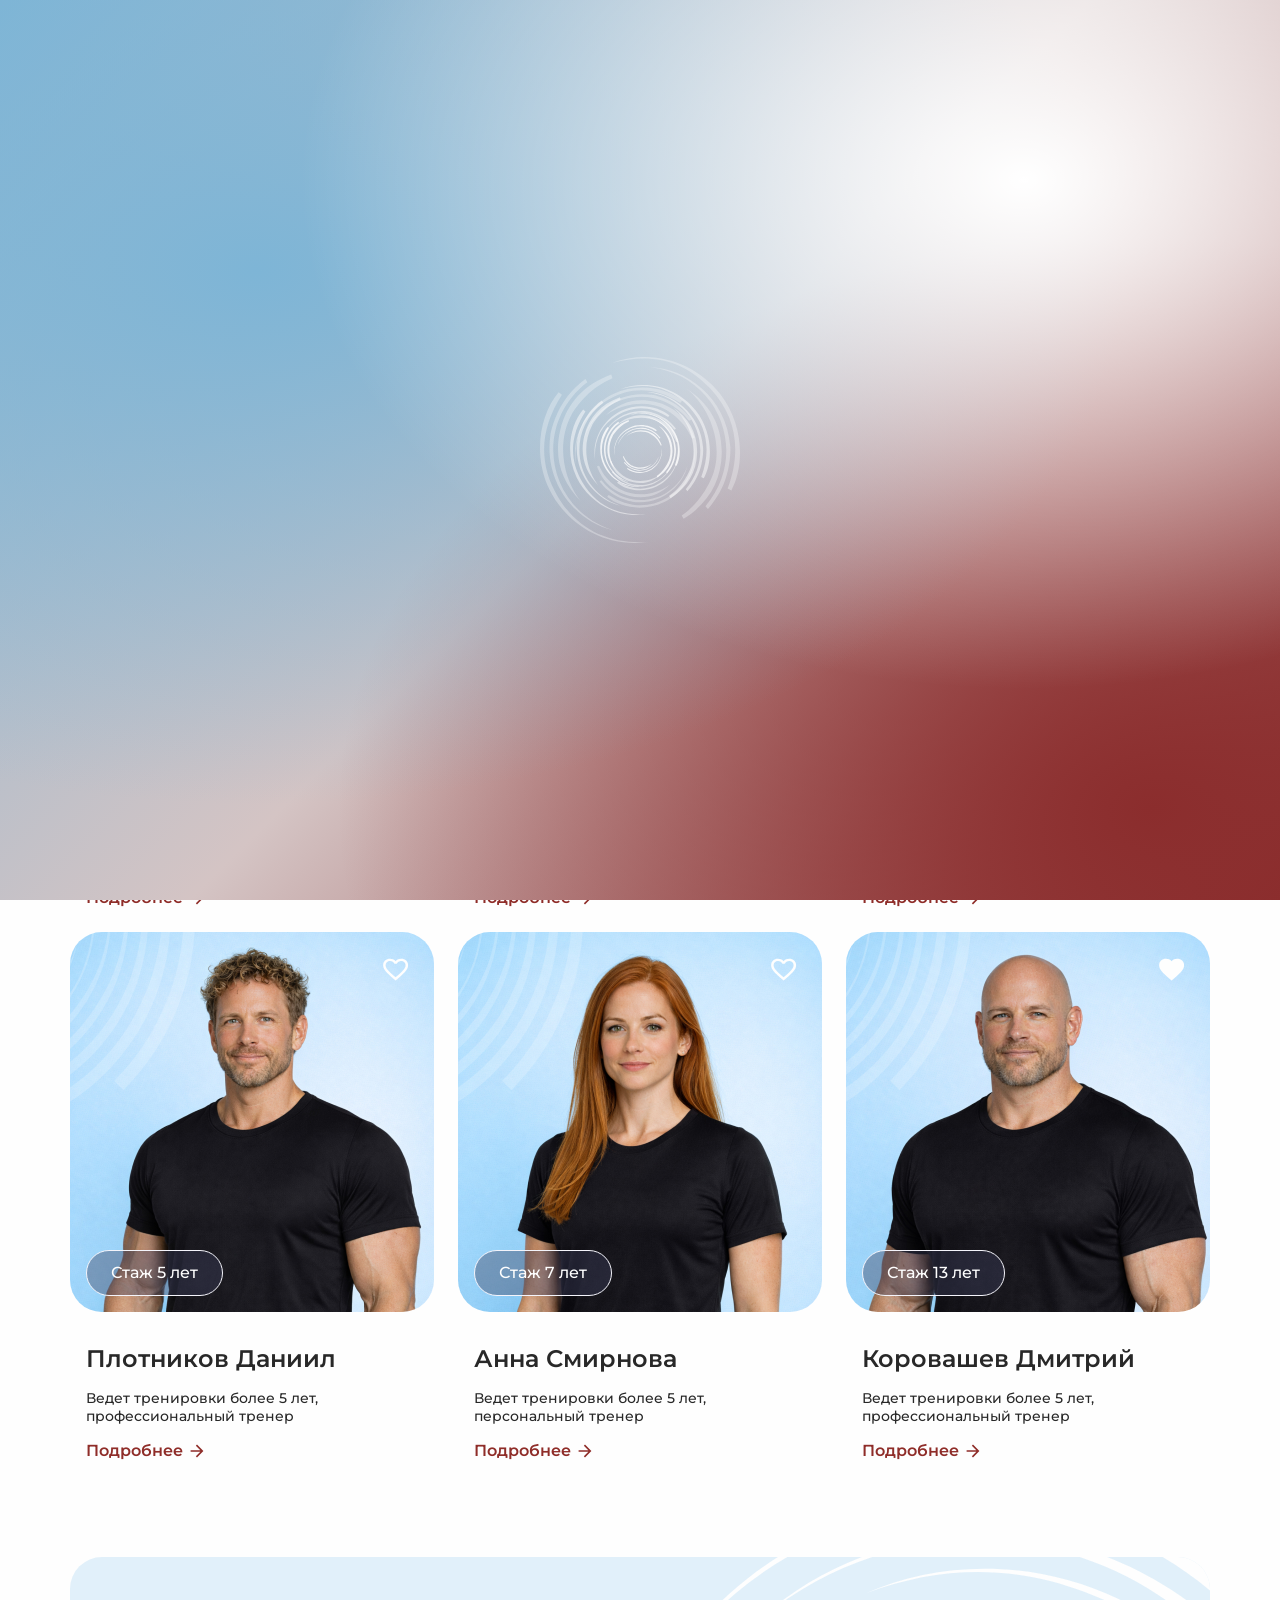
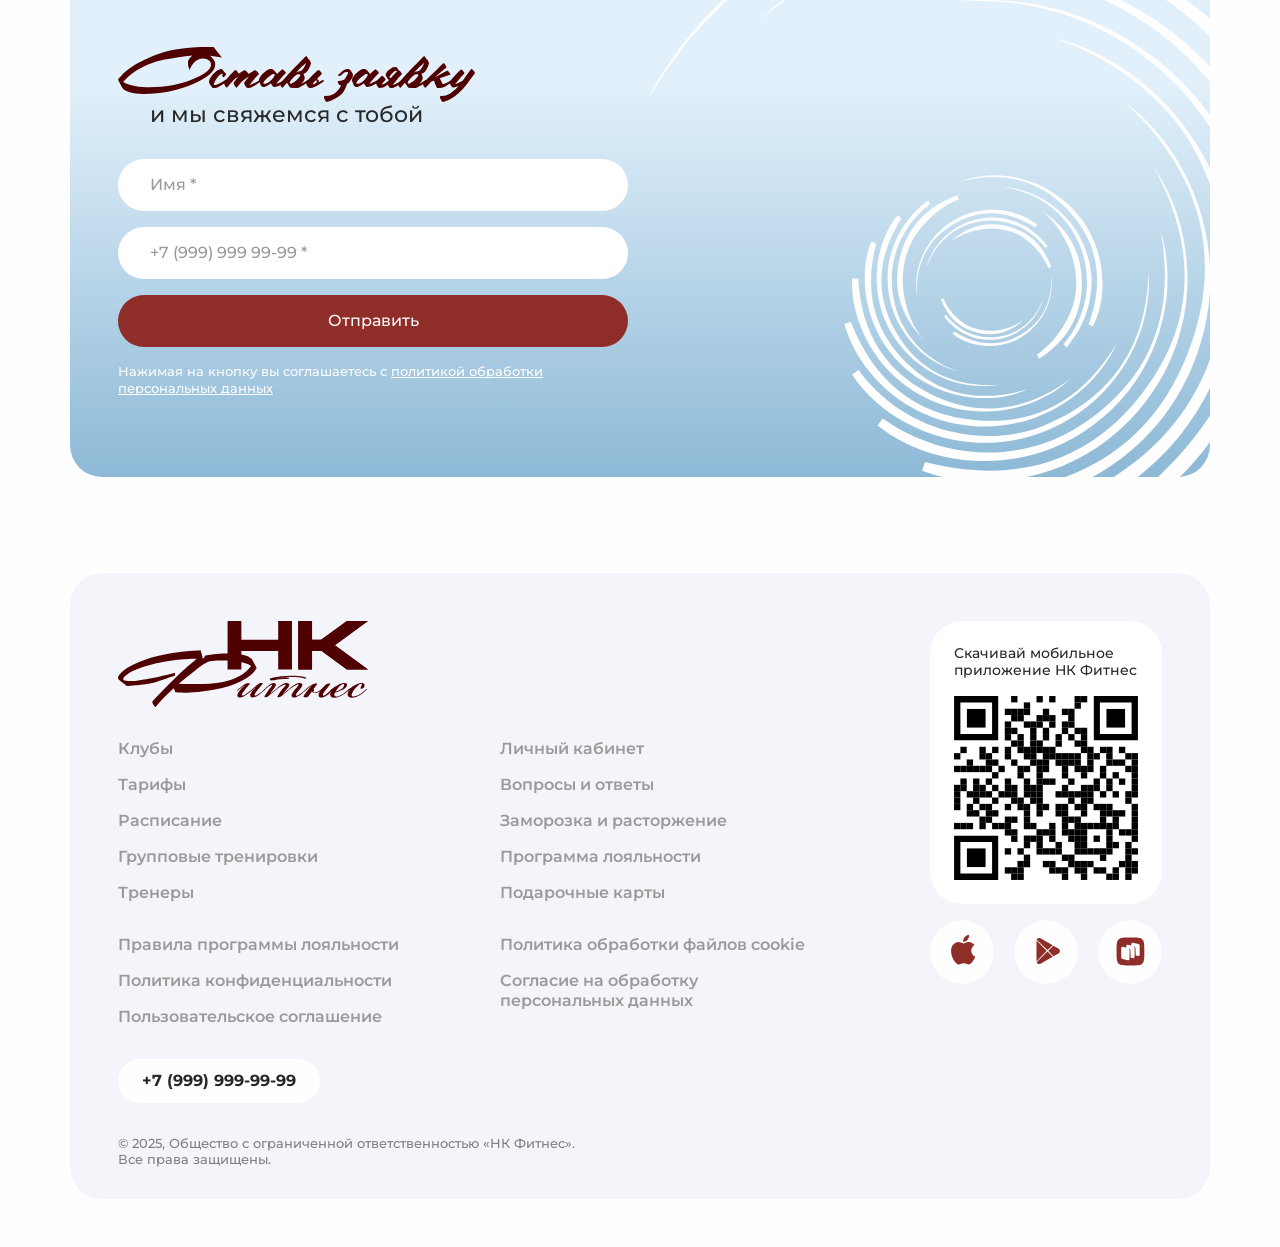
<file: coaches.html>
<!doctype html>
<html lang="en">
  <head>
    <meta charset="UTF-8" />
    <meta name="viewport" content="width=device-width, initial-scale=1.0" />
    <title>Title</title>
    <link rel="shortcut icon" href="./favicon.ico" type="image/x-icon" />
    <link rel="stylesheet" href="./css/swiper-bundle.min.css" />
    <link rel="stylesheet" href="./css/index.css" />
    <script src="https://www.youtube.com/iframe_api" defer></script>
    <script src="./js/swiper-bundle.min.js" defer></script>
    <script src="./js/index.js" defer></script>
  </head>

  <body>
    <header class="header header_fullfilled">
      <div class="custom-container">
        <div class="header__wrapper">
          <div class="header__logo">
            <a class="header__logo-link" href="#">
              <img class="header__logo-link-image" src="./assets/logo-header.svg" alt="logo" />
            </a>
          </div>

          <nav class="header__nav">
            <ul class="header__nav-menu">
              <li class="header__nav-menu-item">
                <a class="header__nav-menu-item-link" href="#">Клубы</a>
              </li>
              <li class="header__nav-menu-item">
                <a class="header__nav-menu-item-link" href="#">Тарифы</a>
              </li>
              <li class="header__nav-menu-item">
                <a class="header__nav-menu-item-link" href="#">Расписание</a>
              </li>
              <li class="header__nav-menu-item">
                <a class="header__nav-menu-item-link" href="#">Акции</a>
              </li>
            </ul>
          </nav>

          <div class="header__controls">
            <button class="header__controls-profile"></button>
            <button class="header__controls-notifications is-notified"></button>
            <button class="header__controls-login">Войти</button>
            <button class="header__controls-buy">Купить абонемент</button>
            <button class="header__controls-menu"></button>
          </div>
        </div>
      </div>
    </header>

    <div class="mobile-menu">
      <div class="mobile-menu__body">
        <div class="mobile-menu__content">
          <nav class="mobile-menu__nav">
            <ul class="mobile-menu__nav-menu">
              <li class="mobile-menu__nav-menu-item">
                <a class="mobile-menu__nav-menu-item-link" href="#">О клубе</a>
              </li>
              <li class="mobile-menu__nav-menu-item">
                <a class="mobile-menu__nav-menu-item-link" href="#">Тарифы</a>
              </li>
              <li class="mobile-menu__nav-menu-item">
                <a class="mobile-menu__nav-menu-item-link" href="#">Расписание</a>
              </li>
              <li class="mobile-menu__nav-menu-item">
                <a class="mobile-menu__nav-menu-item-link" href="#">Групповые тренировки</a>
              </li>
              <li class="mobile-menu__nav-menu-item">
                <a class="mobile-menu__nav-menu-item-link" href="#">Тренеры</a>
              </li>
            </ul>

            <ul class="mobile-menu__nav-menu">
              <li class="mobile-menu__nav-menu-item">
                <a class="mobile-menu__nav-menu-item-link" href="#">Личный кабинет</a>
              </li>
              <li class="mobile-menu__nav-menu-item">
                <a class="mobile-menu__nav-menu-item-link" href="#">Вопросы и ответы</a>
              </li>
              <li class="mobile-menu__nav-menu-item">
                <a class="mobile-menu__nav-menu-item-link" href="#">Заморозка и расторжение</a>
              </li>
              <li class="mobile-menu__nav-menu-item">
                <a class="mobile-menu__nav-menu-item-link" href="#">Программа лояльности</a>
              </li>
              <li class="mobile-menu__nav-menu-item">
                <a class="mobile-menu__nav-menu-item-link" href="#">Подарочные карты</a>
              </li>
              <li class="mobile-menu__nav-menu-item">
                <a class="mobile-menu__nav-menu-item-link" href="#">Блог</a>
              </li>
            </ul>
          </nav>

          <div class="mobile-menu__download">
            <div class="mobile-menu__download-links">
              <a class="mobile-menu__download-link" href="#">
                <img
                  class="mobile-menu__download-link-logo"
                  src="./assets/google-play-download-logo-mob.svg"
                  alt=""
                />
              </a>
              <a class="mobile-menu__download-link" href="#">
                <img
                  class="mobile-menu__download-link-logo"
                  src="./assets/app-store-download-logo-mob.svg"
                  alt=""
                />
              </a>
              <a class="mobile-menu__download-link" href="#">
                <img
                  class="mobile-menu__download-link-logo"
                  src="./assets/app-gallery-download-logo-mob.svg"
                  alt=""
                />
              </a>
              <a class="mobile-menu__download-link" href="#">
                <img
                  class="mobile-menu__download-link-logo"
                  src="./assets/rustore-download-logo-mob.svg"
                  alt=""
                />
              </a>
            </div>
          </div>

          <div class="mobile-menu__subscription">
            <button class="mobile-menu__subscription-button">Купить абонемент</button>
          </div>
        </div>
      </div>
    </div>

    <div class="notifications">
      <div class="custom-container">
        <div class="notifications__body">
          <div class="notifications__content">
            <div class="notifications__empty">Тут пока пусто</div>

            <ul class="notifications__list">
              <li class="notifications__list-item notifications__list-item__new">
                <div class="notifications__list-item-title">Тренировка через 1 час</div>
                <div class="notifications__list-item-text">
                  Групповая тренировка Суставная гимнастика начнётся через 1 час
                </div>
                <div class="notifications__list-item-date">05 фев 17:00</div>
              </li>

              <li class="notifications__list-item notifications__list-item__new">
                <div class="notifications__list-item-title">Тренировка завтра в 18:00</div>
                <div class="notifications__list-item-text">
                  Групповая тренировка BUMS + ABS завтра в 18:00
                </div>
                <div class="notifications__list-item-date">04 фев 19:00</div>
              </li>

              <li class="notifications__list-item">
                <div class="notifications__list-item-title">Тренировка через 1 час</div>
                <div class="notifications__list-item-text">
                  Групповая тренировка Суставная гимнастика начнётся через 1 час
                </div>
                <div class="notifications__list-item-date">05 фев 17:00</div>
              </li>

              <li class="notifications__list-item">
                <div class="notifications__list-item-title">Тренировка завтра в 18:00</div>
                <div class="notifications__list-item-text">
                  Групповая тренировка BUMS + ABS завтра в 18:00
                </div>
                <div class="notifications__list-item-date">04 фев 19:00</div>
              </li>

              <li class="notifications__list-item">
                <div class="notifications__list-item-title">Тренировка через 1 час</div>
                <div class="notifications__list-item-text">
                  Групповая тренировка Суставная гимнастика начнётся через 1 час
                </div>
                <div class="notifications__list-item-date">05 фев 17:00</div>
              </li>
            </ul>
          </div>
        </div>
      </div>
    </div>

    <main class="main">
      <section class="coaches">
        <div class="custom-container">
          <div class="coaches__wrapper">
            <h2 class="coaches__title">Именинникам</h2>

            <figure class="coaches__heading">
              <img
                class="coaches__heading-image"
                src="./assets/heading/heading-coaches.svg"
                alt="heading"
              />
            </figure>

            <div class="coaches__description">в клубах НК Фитнес</div>

            <div class="coaches__filter">
              <div class="coaches__filter-select">
                <div id="coachesStatusSelect"></div>
              </div>

              <div class="coaches__filter-select">
                <div id="coachesGenderSelect"></div>
              </div>
            </div>

            <div class="coaches__cards">
              <div class="coaches__card" data-status="personal" data-gender="female">
                <div class="coaches__card-top">
                  <figure class="coaches__card-photo">
                    <img
                      class="coaches__card-photo-image"
                      src="./assets/coaches-photo-1.jpg"
                      alt="coach"
                    />
                  </figure>

                  <div class="coaches__card-favourites">
                    <button class="coaches__card-favourites-button"></button>
                  </div>

                  <div class="coaches__card-experience">Стаж 3 года</div>
                </div>

                <div class="coaches__card-info">
                  <div class="coaches__card-info-title">Старицына Анна</div>

                  <div class="coaches__card-info-text">
                    Ведет тренировки более 5 лет, персональный тренер
                  </div>

                  <div class="coaches__card-info-more">
                    <a class="coaches__card-info-more-link" href="#">Подробнее</a>
                  </div>
                </div>
              </div>

              <div class="coaches__card" data-status="professional" data-gender="male">
                <div class="coaches__card-top">
                  <figure class="coaches__card-photo">
                    <img
                      class="coaches__card-photo-image"
                      src="./assets/coaches-photo-2.jpg"
                      alt="coach"
                    />
                  </figure>

                  <div class="coaches__card-favourites">
                    <button class="coaches__card-favourites-button active"></button>
                  </div>

                  <div class="coaches__card-experience">Стаж 4 года</div>
                </div>

                <div class="coaches__card-info">
                  <div class="coaches__card-info-title">Ахметшин Вячеслав</div>

                  <div class="coaches__card-info-text">
                    Ведет тренировки более 5 лет, профессиональный тренер
                  </div>

                  <div class="coaches__card-info-more">
                    <a class="coaches__card-info-more-link" href="#">Подробнее</a>
                  </div>
                </div>
              </div>

              <div class="coaches__card" data-status="professional" data-gender="female">
                <div class="coaches__card-top">
                  <figure class="coaches__card-photo">
                    <img
                      class="coaches__card-photo-image"
                      src="./assets/coaches-photo-3.jpg"
                      alt="coach"
                    />
                  </figure>

                  <div class="coaches__card-favourites">
                    <button class="coaches__card-favourites-button"></button>
                  </div>

                  <div class="coaches__card-experience">Стаж 9 лет</div>
                </div>

                <div class="coaches__card-info">
                  <div class="coaches__card-info-title">Елена Денисова</div>

                  <div class="coaches__card-info-text">
                    Ведет тренировки более 5 лет, профессиональный тренер
                  </div>

                  <div class="coaches__card-info-more">
                    <a class="coaches__card-info-more-link" href="#">Подробнее</a>
                  </div>
                </div>
              </div>

              <div class="coaches__card" data-status="professional" data-gender="male">
                <div class="coaches__card-top">
                  <figure class="coaches__card-photo">
                    <img
                      class="coaches__card-photo-image"
                      src="./assets/coaches-photo-4.jpg"
                      alt="coach"
                    />
                  </figure>

                  <div class="coaches__card-favourites">
                    <button class="coaches__card-favourites-button"></button>
                  </div>

                  <div class="coaches__card-experience">Стаж 5 лет</div>
                </div>

                <div class="coaches__card-info">
                  <div class="coaches__card-info-title">Плотников Даниил</div>

                  <div class="coaches__card-info-text">
                    Ведет тренировки более 5 лет, профессиональный тренер
                  </div>

                  <div class="coaches__card-info-more">
                    <a class="coaches__card-info-more-link" href="#">Подробнее</a>
                  </div>
                </div>
              </div>

              <div class="coaches__card" data-status="personal" data-gender="female">
                <div class="coaches__card-top">
                  <figure class="coaches__card-photo">
                    <img
                      class="coaches__card-photo-image"
                      src="./assets/coaches-photo-5.jpg"
                      alt="coach"
                    />
                  </figure>

                  <div class="coaches__card-favourites">
                    <button class="coaches__card-favourites-button"></button>
                  </div>

                  <div class="coaches__card-experience">Стаж 7 лет</div>
                </div>

                <div class="coaches__card-info">
                  <div class="coaches__card-info-title">Анна Смирнова</div>

                  <div class="coaches__card-info-text">
                    Ведет тренировки более 5 лет, персональный тренер
                  </div>

                  <div class="coaches__card-info-more">
                    <a class="coaches__card-info-more-link" href="#">Подробнее</a>
                  </div>
                </div>
              </div>

              <div class="coaches__card" data-status="professional" data-gender="male">
                <div class="coaches__card-top">
                  <figure class="coaches__card-photo">
                    <img
                      class="coaches__card-photo-image"
                      src="./assets/coaches-photo-6.jpg"
                      alt="coach"
                    />
                  </figure>

                  <div class="coaches__card-favourites">
                    <button class="coaches__card-favourites-button active"></button>
                  </div>

                  <div class="coaches__card-experience">Стаж 13 лет</div>
                </div>

                <div class="coaches__card-info">
                  <div class="coaches__card-info-title">Коровашев Дмитрий</div>

                  <div class="coaches__card-info-text">
                    Ведет тренировки более 5 лет, профессиональный тренер
                  </div>

                  <div class="coaches__card-info-more">
                    <a class="coaches__card-info-more-link" href="#">Подробнее</a>
                  </div>
                </div>
              </div>
            </div>
          </div>
        </div>
      </section>

      <section class="callback">
        <div class="custom-container">
          <div class="callback__wrapper">
            <h2 class="callback__title">Оставь заявку</h2>

            <figure class="callback__heading">
              <img
                class="callback__heading-image"
                src="./assets/heading/heading-callback.svg"
                alt="heading"
              />
            </figure>

            <div class="callback__description">и мы свяжемся с тобой</div>

            <form class="callback__form">
              <input
                class="callback__form-input"
                type="text"
                name="name"
                placeholder="Имя *"
                required
              />
              <input
                class="callback__form-input"
                type="tel"
                name="phone"
                placeholder="+7 (999) 999 99-99 *"
                required
              />
              <button class="callback__form-submit">Отправить</button>
              <div class="callback__form-disclaimer">
                Нажимая на кнопку вы соглашаетесь с
                <a class="callback__form-disclaimer-link" href="#">
                  политикой обработки персональных данных
                </a>
              </div>
            </form>
          </div>
        </div>
      </section>
    </main>

    <footer class="footer">
      <div class="custom-container">
        <div class="footer__wrapper">
          <div class="footer__main">
            <figure class="footer__main-logo">
              <a class="footer__main-logo-link" href="#">
                <img
                  class="footer__main-logo-link-image"
                  src="./assets/logo-footer.svg"
                  alt="logo"
                />
              </a>
            </figure>

            <nav class="footer__main-nav">
              <ul class="footer__main-nav-menu">
                <li class="footer__main-nav-menu-item">
                  <a class="footer__main-nav-menu-item-link" href="#">Клубы</a>
                </li>
                <li class="footer__main-nav-menu-item">
                  <a class="footer__main-nav-menu-item-link" href="#">Тарифы</a>
                </li>
                <li class="footer__main-nav-menu-item">
                  <a class="footer__main-nav-menu-item-link" href="#">Расписание</a>
                </li>
                <li class="footer__main-nav-menu-item">
                  <a class="footer__main-nav-menu-item-link" href="#">Групповые тренировки</a>
                </li>
                <li class="footer__main-nav-menu-item">
                  <a class="footer__main-nav-menu-item-link" href="#">Тренеры</a>
                </li>
              </ul>

              <ul class="footer__main-nav-menu">
                <li class="footer__main-nav-menu-item">
                  <a class="footer__main-nav-menu-item-link" href="#">Личный кабинет</a>
                </li>
                <li class="footer__main-nav-menu-item">
                  <a class="footer__main-nav-menu-item-link" href="#">Вопросы и ответы</a>
                </li>
                <li class="footer__main-nav-menu-item">
                  <a class="footer__main-nav-menu-item-link" href="#">Заморозка и расторжение</a>
                </li>
                <li class="footer__main-nav-menu-item">
                  <a class="footer__main-nav-menu-item-link" href="#">Программа лояльности</a>
                </li>
                <li class="footer__main-nav-menu-item">
                  <a class="footer__main-nav-menu-item-link" href="#">Подарочные карты</a>
                </li>
              </ul>

              <ul class="footer__main-nav-menu">
                <li class="footer__main-nav-menu-item">
                  <a class="footer__main-nav-menu-item-link" href="#"
                    >Правила программы лояльности</a
                  >
                </li>
                <li class="footer__main-nav-menu-item">
                  <a class="footer__main-nav-menu-item-link" href="#"
                    >Политика конфиденциальности</a
                  >
                </li>
                <li class="footer__main-nav-menu-item">
                  <a class="footer__main-nav-menu-item-link" href="#"
                    >Пользовательское соглашение</a
                  >
                </li>
              </ul>

              <ul class="footer__main-nav-menu">
                <li class="footer__main-nav-menu-item">
                  <a class="footer__main-nav-menu-item-link" href="#"
                    >Политика обработки файлов cookie</a
                  >
                </li>
                <li class="footer__main-nav-menu-item">
                  <a class="footer__main-nav-menu-item-link" href="#"
                    >Согласие на обработку персональных данных</a
                  >
                </li>
              </ul>
            </nav>

            <div class="footer__main-phone">
              <a class="footer__main-phone-link" href="tel:+79999999999">+7 (999) 999-99-99</a>
            </div>
          </div>

          <div class="footer__app">
            <div class="footer__app-download">
              <div class="footer__app-download-title">Скачивай мобильное приложение НК Фитнес</div>

              <figure class="footer__app-download-qr">
                <img
                  class="footer__app-download-qr-image"
                  src="./assets/app-qr-code.svg"
                  alt="qr"
                />
              </figure>
            </div>

            <div class="footer__app-store">
              <a class="footer__app-store-link" href="#">
                <img
                  class="footer__app-store-link-icon"
                  src="./assets/app-store-logo.svg"
                  alt="app-store-logo"
                />
              </a>
              <a class="footer__app-store-link" href="#">
                <img
                  class="footer__app-store-link-icon"
                  src="./assets/google-play-logo.svg"
                  alt="google-play-logo"
                />
              </a>
              <a class="footer__app-store-link" href="#">
                <img
                  class="footer__app-store-link-icon"
                  src="./assets/ru-store-logo.svg"
                  alt="ru-store-logo"
                />
              </a>
            </div>
          </div>

          <div class="footer__copyright">
            <div class="footer__copyright-content">
              © 2025, Общество с ограниченной ответственностью «НК Фитнес». Все права защищены.
            </div>
          </div>
        </div>
      </div>
    </footer>

    <div class="cookies active">
      <figure class="cookies__icon">
        <img class="cookies__icon-image" src="./assets/cookies.svg" alt="cookies" />
      </figure>
      <div class="cookies__message">
        Мы используем файлы cookie для улучшения работы сайта и анализа посещаемости. Продолжая
        использовать сайт, вы соглашаетесь с
        <a class="cookies__message-link" href="#">политикой обработки файлов cookie</a>
      </div>
      <div class="cookies__agree">
        <button class="cookies__agree-button">Понятно</button>
      </div>
    </div>

    <div class="loader">
      <div class="loader__main">
        <svg
          class="loader__main-layer loader__main-layer_outer"
          viewBox="0 0 200 186"
          fill="none"
          xmlns="http://www.w3.org/2000/svg"
        >
          <path
            d="M21.9347 37.778C0.688695 70.8767 -2.49113 105.113 17.5709 139.151C37.6026 173.147 69.0466 187.191 108.109 184.972C64.8949 191.45 25.7894 166.533 9.21711 132.022C-7.76408 96.6708 0.677655 56.17 18.6566 35.2195C19.7309 36.0613 20.8166 36.9033 21.9347 37.778ZM108.224 184.967C108.186 184.969 108.147 184.97 108.109 184.972C108.147 184.966 108.186 184.961 108.224 184.956V184.967ZM72.013 172.851V172.862C71.978 172.851 71.9432 172.838 71.9081 172.826C71.9431 172.834 71.978 172.843 72.013 172.851ZM47.3025 25.3122C-7.14324 66.6883 5.61949 150.587 71.9081 172.826C38.0986 165.139 3.31637 127.498 10.413 78.1694C11.1696 72.9532 15.2581 56.5407 25.289 42.4027C32.3489 32.4635 41.2727 25.2797 41.9089 24.7655C43.334 23.6393 44.5509 22.7427 45.4279 22.1194C45.998 23.0816 46.6668 24.2189 47.3025 25.3122ZM146.364 31.4469C169.824 46.8208 182.235 68.5149 181.709 96.5071C181.171 124.893 167.884 146.434 143.721 161.873H143.711C142.527 159.807 141.77 158.483 141.77 158.483L145.454 155.684C166.536 139.674 173.843 114.849 173.88 114.724C183.035 83.4296 168.432 51.0735 149.707 34.2563C148.37 33.0537 147.197 32.1028 146.364 31.4469ZM109.967 10.1897C144.653 10.4959 186.74 39.9425 190.281 89.7051C190.654 94.9536 190.149 111.859 183.341 127.801C178.551 139.008 171.361 147.919 170.844 148.555C169.693 149.965 168.695 151.092 167.971 151.89C167.226 151.07 166.327 150.097 165.472 149.167C209.916 97.1852 179.559 17.8438 109.967 10.1897ZM154.433 87.9346C158.247 113.018 143.721 135.718 123.594 145.329C102.994 155.17 79.3909 150.283 67.1782 139.862C67.6715 139.239 68.1654 138.605 68.6696 137.959C87.9532 150.283 107.906 152.12 127.738 140.496C147.559 128.873 155.749 110.623 154.433 87.9453V87.9346ZM147.394 108.928C142.954 128.545 121.006 148.752 92.2291 144.629C89.1925 144.192 79.6328 141.819 71.3889 136.002C65.5895 131.913 61.4007 126.741 61.1047 126.369C60.4473 125.549 59.9216 124.838 59.5598 124.335C60.1188 124.008 60.7763 123.624 61.412 123.253C85.5304 154.831 134.458 147.407 147.383 108.928H147.394ZM72.4295 21.2012L68.2306 23.1584C44.2242 34.3456 31.8165 57.047 31.7468 57.175C16.1575 85.8343 23.5575 120.541 38.2807 140.934C39.344 142.399 40.2753 143.569 40.955 144.389C21.2875 124.412 13.7785 100.574 20.2357 73.3364C26.7908 45.7085 44.3602 27.4701 71.2465 17.4862C71.9695 19.748 72.4295 21.2012 72.4295 21.2012ZM60.1733 111.115C66.7072 125.068 79.9944 132.263 79.9944 132.263C96.6797 141.305 116.906 137.019 128.79 128.48C129.645 127.868 130.336 127.32 130.807 126.927C119.165 138.32 105.275 142.683 89.4006 138.933C73.296 135.138 62.6615 124.958 56.8512 109.366H56.863C58.1823 108.942 59.0243 108.68 59.033 108.677L60.1733 111.115ZM72.013 6.01349C112.905 -9.52443 156.471 6.57081 180.02 36.8265C204.127 67.782 204.478 109.158 191.366 133.433C190.128 132.831 188.889 132.23 187.617 131.617C201.343 94.779 197.177 60.642 170.339 31.6219C143.524 2.61277 109.769 -4.45082 72.013 6.01349ZM73.2635 36.9462C98.4012 24.9295 127.189 30.9111 142.088 43.6169C141.485 44.3822 140.882 45.1478 140.268 45.9351C116.742 30.9112 92.4043 28.6693 68.2092 42.8512C44.025 57.0332 34.0379 79.2958 35.6384 106.96C30.9793 76.3763 48.7176 48.6789 73.2635 36.9462ZM64.4706 59.3949C78.6786 45.4863 95.6274 40.1727 114.988 44.7433C134.633 49.3796 147.602 61.8006 154.695 80.8155L154.684 80.8272C153.073 81.3301 152.042 81.658 152.042 81.658L150.65 78.6841C142.68 61.67 126.466 52.8888 126.466 52.8888C106.097 41.8561 81.4195 47.0943 66.9266 57.5039C65.8852 58.2473 65.0517 58.9139 64.4706 59.3949ZM44.2438 81.3515C49.6705 57.4159 76.4533 32.7588 111.556 37.7887C115.262 38.3135 126.926 41.2115 136.979 48.3078C144.05 53.3048 149.159 59.614 149.521 60.0623C150.321 61.0572 150.968 61.9208 151.406 62.5439C150.716 62.9484 149.916 63.4188 149.138 63.867C119.703 25.3448 60.0195 34.4098 44.2438 81.3515ZM71.2465 17.4862L71.2454 17.483H71.2571C71.2538 17.4842 71.2498 17.485 71.2465 17.4862Z"
            fill="#FEFEFE"
          />
        </svg>

        <svg
          class="loader__main-layer loader__main-layer_mid"
          viewBox="0 0 200 186"
          fill="none"
          xmlns="http://www.w3.org/2000/svg"
        >
          <path
            d="M21.9347 37.778C0.688695 70.8767 -2.49113 105.113 17.5709 139.151C37.6026 173.147 69.0466 187.191 108.109 184.972C64.8949 191.45 25.7894 166.533 9.21711 132.022C-7.76408 96.6708 0.677655 56.17 18.6566 35.2195C19.7309 36.0613 20.8166 36.9033 21.9347 37.778ZM108.224 184.967C108.186 184.969 108.147 184.97 108.109 184.972C108.147 184.966 108.186 184.961 108.224 184.956V184.967ZM72.013 172.851V172.862C71.978 172.851 71.9432 172.838 71.9081 172.826C71.9431 172.834 71.978 172.843 72.013 172.851ZM47.3025 25.3122C-7.14324 66.6883 5.61949 150.587 71.9081 172.826C38.0986 165.139 3.31637 127.498 10.413 78.1694C11.1696 72.9532 15.2581 56.5407 25.289 42.4027C32.3489 32.4635 41.2727 25.2797 41.9089 24.7655C43.334 23.6393 44.5509 22.7427 45.4279 22.1194C45.998 23.0816 46.6668 24.2189 47.3025 25.3122ZM146.364 31.4469C169.824 46.8208 182.235 68.5149 181.709 96.5071C181.171 124.893 167.884 146.434 143.721 161.873H143.711C142.527 159.807 141.77 158.483 141.77 158.483L145.454 155.684C166.536 139.674 173.843 114.849 173.88 114.724C183.035 83.4296 168.432 51.0735 149.707 34.2563C148.37 33.0537 147.197 32.1028 146.364 31.4469ZM109.967 10.1897C144.653 10.4959 186.74 39.9425 190.281 89.7051C190.654 94.9536 190.149 111.859 183.341 127.801C178.551 139.008 171.361 147.919 170.844 148.555C169.693 149.965 168.695 151.092 167.971 151.89C167.226 151.07 166.327 150.097 165.472 149.167C209.916 97.1852 179.559 17.8438 109.967 10.1897ZM154.433 87.9346C158.247 113.018 143.721 135.718 123.594 145.329C102.994 155.17 79.3909 150.283 67.1782 139.862C67.6715 139.239 68.1654 138.605 68.6696 137.959C87.9532 150.283 107.906 152.12 127.738 140.496C147.559 128.873 155.749 110.623 154.433 87.9453V87.9346ZM147.394 108.928C142.954 128.545 121.006 148.752 92.2291 144.629C89.1925 144.192 79.6328 141.819 71.3889 136.002C65.5895 131.913 61.4007 126.741 61.1047 126.369C60.4473 125.549 59.9216 124.838 59.5598 124.335C60.1188 124.008 60.7763 123.624 61.412 123.253C85.5304 154.831 134.458 147.407 147.383 108.928H147.394ZM72.4295 21.2012L68.2306 23.1584C44.2242 34.3456 31.8165 57.047 31.7468 57.175C16.1575 85.8343 23.5575 120.541 38.2807 140.934C39.344 142.399 40.2753 143.569 40.955 144.389C21.2875 124.412 13.7785 100.574 20.2357 73.3364C26.7908 45.7085 44.3602 27.4701 71.2465 17.4862C71.9695 19.748 72.4295 21.2012 72.4295 21.2012ZM60.1733 111.115C66.7072 125.068 79.9944 132.263 79.9944 132.263C96.6797 141.305 116.906 137.019 128.79 128.48C129.645 127.868 130.336 127.32 130.807 126.927C119.165 138.32 105.275 142.683 89.4006 138.933C73.296 135.138 62.6615 124.958 56.8512 109.366H56.863C58.1823 108.942 59.0243 108.68 59.033 108.677L60.1733 111.115ZM72.013 6.01349C112.905 -9.52443 156.471 6.57081 180.02 36.8265C204.127 67.782 204.478 109.158 191.366 133.433C190.128 132.831 188.889 132.23 187.617 131.617C201.343 94.779 197.177 60.642 170.339 31.6219C143.524 2.61277 109.769 -4.45082 72.013 6.01349ZM73.2635 36.9462C98.4012 24.9295 127.189 30.9111 142.088 43.6169C141.485 44.3822 140.882 45.1478 140.268 45.9351C116.742 30.9112 92.4043 28.6693 68.2092 42.8512C44.025 57.0332 34.0379 79.2958 35.6384 106.96C30.9793 76.3763 48.7176 48.6789 73.2635 36.9462ZM64.4706 59.3949C78.6786 45.4863 95.6274 40.1727 114.988 44.7433C134.633 49.3796 147.602 61.8006 154.695 80.8155L154.684 80.8272C153.073 81.3301 152.042 81.658 152.042 81.658L150.65 78.6841C142.68 61.67 126.466 52.8888 126.466 52.8888C106.097 41.8561 81.4195 47.0943 66.9266 57.5039C65.8852 58.2473 65.0517 58.9139 64.4706 59.3949ZM44.2438 81.3515C49.6705 57.4159 76.4533 32.7588 111.556 37.7887C115.262 38.3135 126.926 41.2115 136.979 48.3078C144.05 53.3048 149.159 59.614 149.521 60.0623C150.321 61.0572 150.968 61.9208 151.406 62.5439C150.716 62.9484 149.916 63.4188 149.138 63.867C119.703 25.3448 60.0195 34.4098 44.2438 81.3515ZM71.2465 17.4862L71.2454 17.483H71.2571C71.2538 17.4842 71.2498 17.485 71.2465 17.4862Z"
            fill="#FEFEFE"
          />
        </svg>

        <svg
          class="loader__main-layer loader__main-layer_inner"
          viewBox="0 0 200 186"
          fill="none"
          xmlns="http://www.w3.org/2000/svg"
        >
          <path
            d="M21.9347 37.778C0.688695 70.8767 -2.49113 105.113 17.5709 139.151C37.6026 173.147 69.0466 187.191 108.109 184.972C64.8949 191.45 25.7894 166.533 9.21711 132.022C-7.76408 96.6708 0.677655 56.17 18.6566 35.2195C19.7309 36.0613 20.8166 36.9033 21.9347 37.778ZM108.224 184.967C108.186 184.969 108.147 184.97 108.109 184.972C108.147 184.966 108.186 184.961 108.224 184.956V184.967ZM72.013 172.851V172.862C71.978 172.851 71.9432 172.838 71.9081 172.826C71.9431 172.834 71.978 172.843 72.013 172.851ZM47.3025 25.3122C-7.14324 66.6883 5.61949 150.587 71.9081 172.826C38.0986 165.139 3.31637 127.498 10.413 78.1694C11.1696 72.9532 15.2581 56.5407 25.289 42.4027C32.3489 32.4635 41.2727 25.2797 41.9089 24.7655C43.334 23.6393 44.5509 22.7427 45.4279 22.1194C45.998 23.0816 46.6668 24.2189 47.3025 25.3122ZM146.364 31.4469C169.824 46.8208 182.235 68.5149 181.709 96.5071C181.171 124.893 167.884 146.434 143.721 161.873H143.711C142.527 159.807 141.77 158.483 141.77 158.483L145.454 155.684C166.536 139.674 173.843 114.849 173.88 114.724C183.035 83.4296 168.432 51.0735 149.707 34.2563C148.37 33.0537 147.197 32.1028 146.364 31.4469ZM109.967 10.1897C144.653 10.4959 186.74 39.9425 190.281 89.7051C190.654 94.9536 190.149 111.859 183.341 127.801C178.551 139.008 171.361 147.919 170.844 148.555C169.693 149.965 168.695 151.092 167.971 151.89C167.226 151.07 166.327 150.097 165.472 149.167C209.916 97.1852 179.559 17.8438 109.967 10.1897ZM154.433 87.9346C158.247 113.018 143.721 135.718 123.594 145.329C102.994 155.17 79.3909 150.283 67.1782 139.862C67.6715 139.239 68.1654 138.605 68.6696 137.959C87.9532 150.283 107.906 152.12 127.738 140.496C147.559 128.873 155.749 110.623 154.433 87.9453V87.9346ZM147.394 108.928C142.954 128.545 121.006 148.752 92.2291 144.629C89.1925 144.192 79.6328 141.819 71.3889 136.002C65.5895 131.913 61.4007 126.741 61.1047 126.369C60.4473 125.549 59.9216 124.838 59.5598 124.335C60.1188 124.008 60.7763 123.624 61.412 123.253C85.5304 154.831 134.458 147.407 147.383 108.928H147.394ZM72.4295 21.2012L68.2306 23.1584C44.2242 34.3456 31.8165 57.047 31.7468 57.175C16.1575 85.8343 23.5575 120.541 38.2807 140.934C39.344 142.399 40.2753 143.569 40.955 144.389C21.2875 124.412 13.7785 100.574 20.2357 73.3364C26.7908 45.7085 44.3602 27.4701 71.2465 17.4862C71.9695 19.748 72.4295 21.2012 72.4295 21.2012ZM60.1733 111.115C66.7072 125.068 79.9944 132.263 79.9944 132.263C96.6797 141.305 116.906 137.019 128.79 128.48C129.645 127.868 130.336 127.32 130.807 126.927C119.165 138.32 105.275 142.683 89.4006 138.933C73.296 135.138 62.6615 124.958 56.8512 109.366H56.863C58.1823 108.942 59.0243 108.68 59.033 108.677L60.1733 111.115ZM72.013 6.01349C112.905 -9.52443 156.471 6.57081 180.02 36.8265C204.127 67.782 204.478 109.158 191.366 133.433C190.128 132.831 188.889 132.23 187.617 131.617C201.343 94.779 197.177 60.642 170.339 31.6219C143.524 2.61277 109.769 -4.45082 72.013 6.01349ZM73.2635 36.9462C98.4012 24.9295 127.189 30.9111 142.088 43.6169C141.485 44.3822 140.882 45.1478 140.268 45.9351C116.742 30.9112 92.4043 28.6693 68.2092 42.8512C44.025 57.0332 34.0379 79.2958 35.6384 106.96C30.9793 76.3763 48.7176 48.6789 73.2635 36.9462ZM64.4706 59.3949C78.6786 45.4863 95.6274 40.1727 114.988 44.7433C134.633 49.3796 147.602 61.8006 154.695 80.8155L154.684 80.8272C153.073 81.3301 152.042 81.658 152.042 81.658L150.65 78.6841C142.68 61.67 126.466 52.8888 126.466 52.8888C106.097 41.8561 81.4195 47.0943 66.9266 57.5039C65.8852 58.2473 65.0517 58.9139 64.4706 59.3949ZM44.2438 81.3515C49.6705 57.4159 76.4533 32.7588 111.556 37.7887C115.262 38.3135 126.926 41.2115 136.979 48.3078C144.05 53.3048 149.159 59.614 149.521 60.0623C150.321 61.0572 150.968 61.9208 151.406 62.5439C150.716 62.9484 149.916 63.4188 149.138 63.867C119.703 25.3448 60.0195 34.4098 44.2438 81.3515ZM71.2465 17.4862L71.2454 17.483H71.2571C71.2538 17.4842 71.2498 17.485 71.2465 17.4862Z"
            fill="#FEFEFE"
          />
        </svg>
      </div>
    </div>
  </body>
</html>
</file>
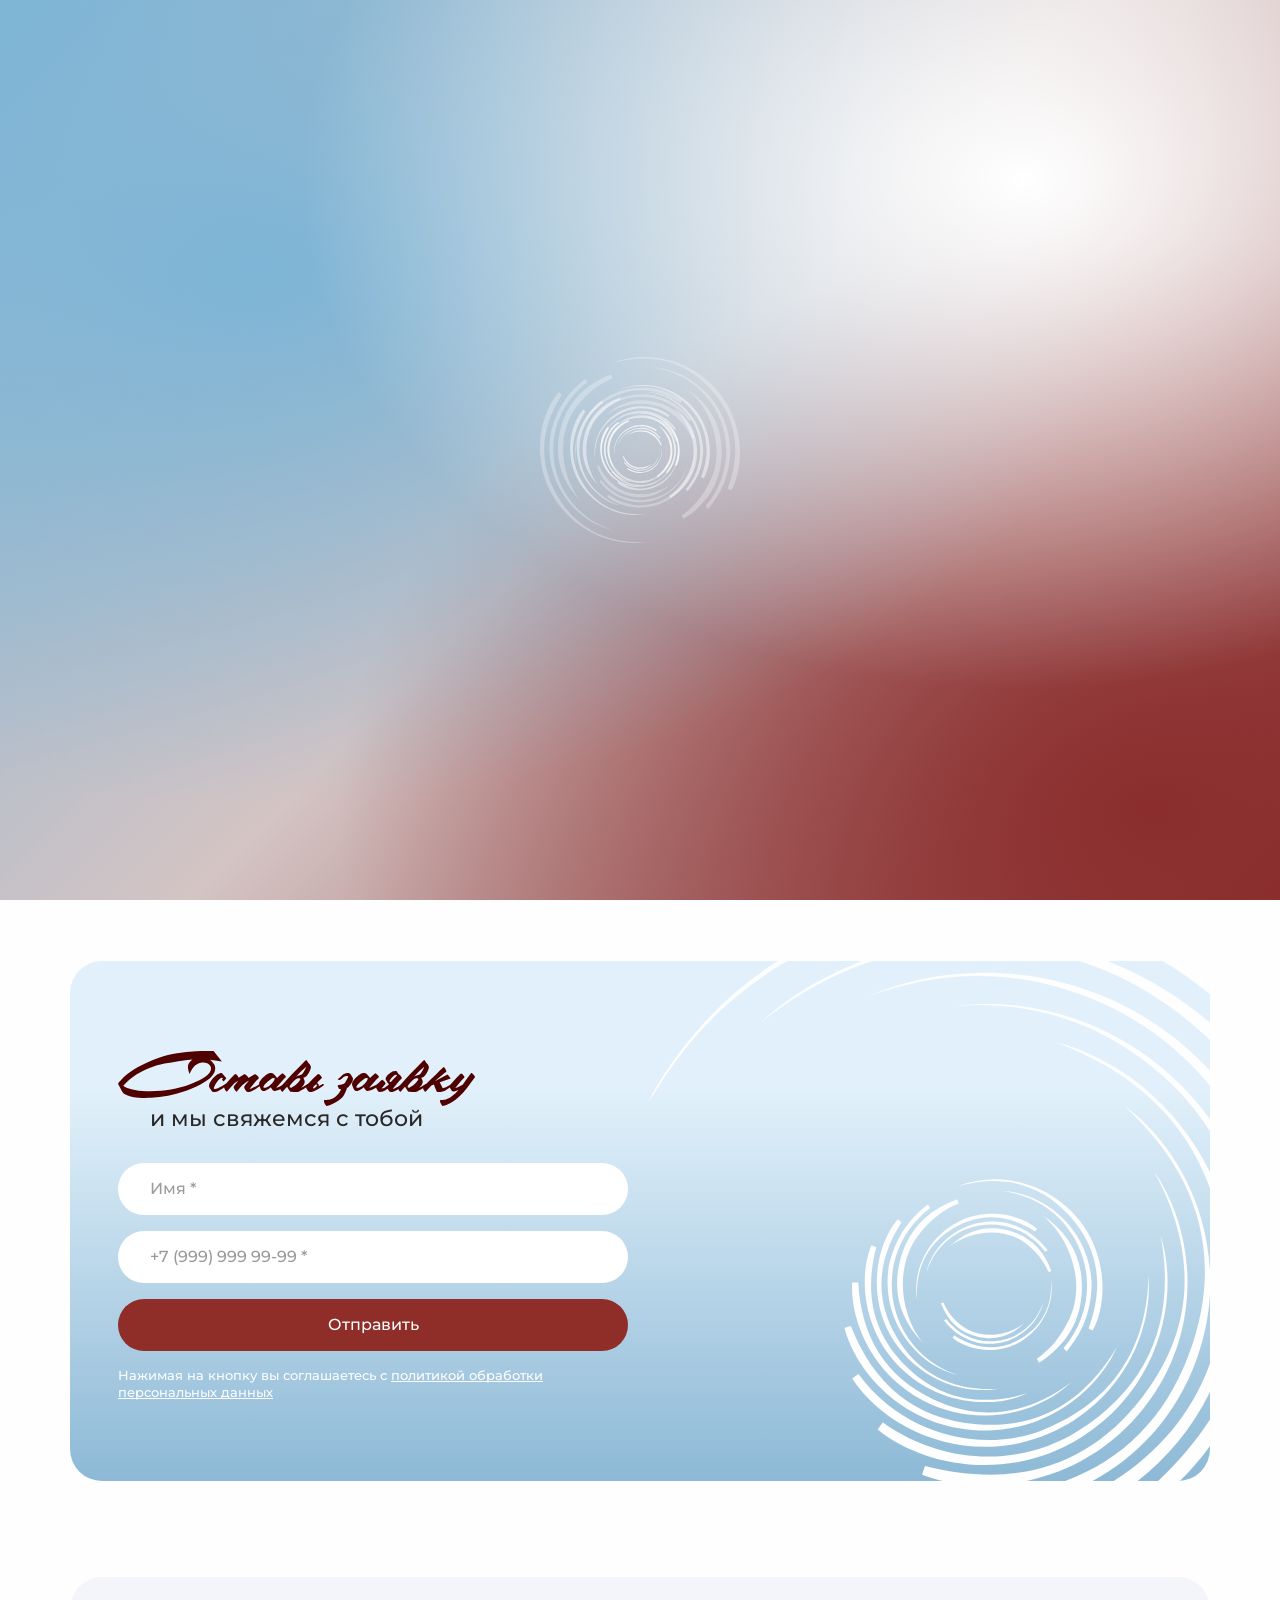
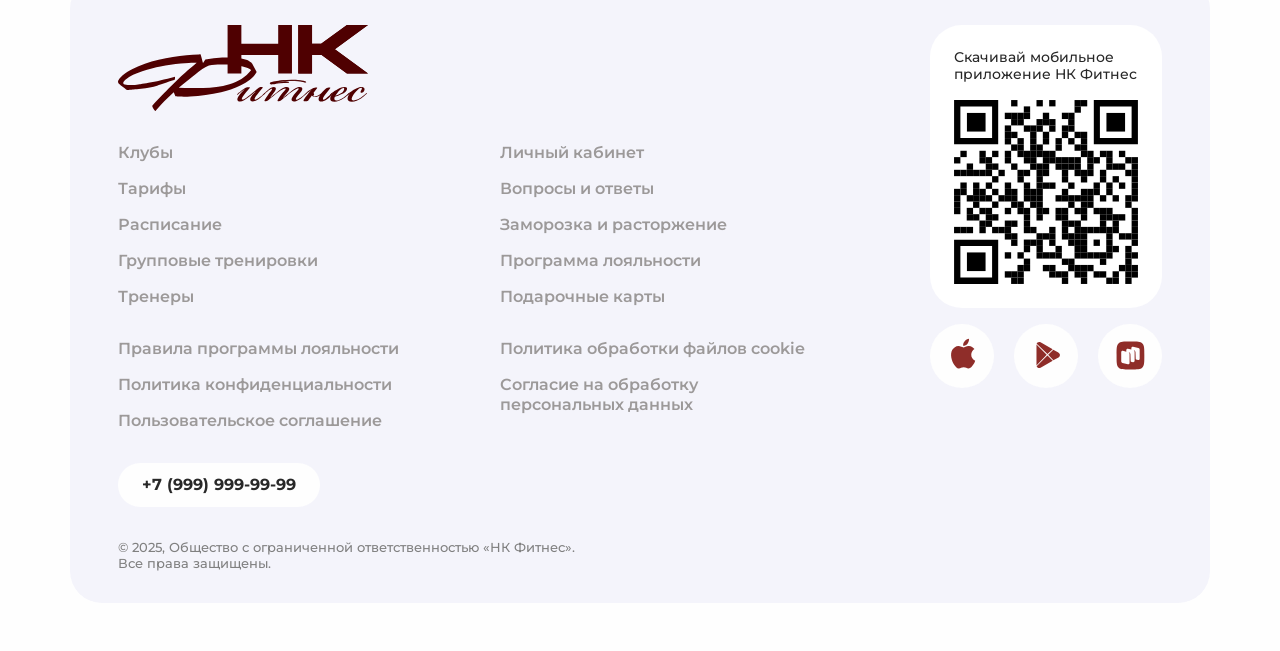
<file: discount.html>
<!doctype html>
<html lang="en">
  <head>
    <meta charset="UTF-8" />
    <meta name="viewport" content="width=device-width, initial-scale=1.0" />
    <title>Title</title>
    <link rel="shortcut icon" href="./favicon.ico" type="image/x-icon" />
    <link rel="stylesheet" href="./css/swiper-bundle.min.css" />
    <link rel="stylesheet" href="./css/index.css" />
    <script src="https://www.youtube.com/iframe_api" defer></script>
    <script src="./js/swiper-bundle.min.js" defer></script>
    <script src="./js/index.js" defer></script>
  </head>

  <body>
    <header class="header header_fullfilled">
      <div class="custom-container">
        <div class="header__wrapper">
          <div class="header__logo">
            <a class="header__logo-link" href="#">
              <img class="header__logo-link-image" src="./assets/logo-header.svg" alt="logo" />
            </a>
          </div>

          <nav class="header__nav">
            <ul class="header__nav-menu">
              <li class="header__nav-menu-item">
                <a class="header__nav-menu-item-link" href="#">Клубы</a>
              </li>
              <li class="header__nav-menu-item">
                <a class="header__nav-menu-item-link" href="#">Тарифы</a>
              </li>
              <li class="header__nav-menu-item">
                <a class="header__nav-menu-item-link" href="#">Расписание</a>
              </li>
              <li class="header__nav-menu-item">
                <a class="header__nav-menu-item-link" href="#">Акции</a>
              </li>
            </ul>
          </nav>

          <div class="header__controls">
            <button class="header__controls-profile"></button>
            <button class="header__controls-notifications is-notified"></button>
            <button class="header__controls-login">Войти</button>
            <button class="header__controls-buy">Купить абонемент</button>
            <button class="header__controls-menu"></button>
          </div>
        </div>
      </div>
    </header>

    <div class="mobile-menu">
      <div class="mobile-menu__body">
        <div class="mobile-menu__content">
          <nav class="mobile-menu__nav">
            <ul class="mobile-menu__nav-menu">
              <li class="mobile-menu__nav-menu-item">
                <a class="mobile-menu__nav-menu-item-link" href="#">О клубе</a>
              </li>
              <li class="mobile-menu__nav-menu-item">
                <a class="mobile-menu__nav-menu-item-link" href="#">Тарифы</a>
              </li>
              <li class="mobile-menu__nav-menu-item">
                <a class="mobile-menu__nav-menu-item-link" href="#">Расписание</a>
              </li>
              <li class="mobile-menu__nav-menu-item">
                <a class="mobile-menu__nav-menu-item-link" href="#">Групповые тренировки</a>
              </li>
              <li class="mobile-menu__nav-menu-item">
                <a class="mobile-menu__nav-menu-item-link" href="#">Тренеры</a>
              </li>
            </ul>

            <ul class="mobile-menu__nav-menu">
              <li class="mobile-menu__nav-menu-item">
                <a class="mobile-menu__nav-menu-item-link" href="#">Личный кабинет</a>
              </li>
              <li class="mobile-menu__nav-menu-item">
                <a class="mobile-menu__nav-menu-item-link" href="#">Вопросы и ответы</a>
              </li>
              <li class="mobile-menu__nav-menu-item">
                <a class="mobile-menu__nav-menu-item-link" href="#">Заморозка и расторжение</a>
              </li>
              <li class="mobile-menu__nav-menu-item">
                <a class="mobile-menu__nav-menu-item-link" href="#">Программа лояльности</a>
              </li>
              <li class="mobile-menu__nav-menu-item">
                <a class="mobile-menu__nav-menu-item-link" href="#">Подарочные карты</a>
              </li>
              <li class="mobile-menu__nav-menu-item">
                <a class="mobile-menu__nav-menu-item-link" href="#">Блог</a>
              </li>
            </ul>
          </nav>

          <div class="mobile-menu__download">
            <div class="mobile-menu__download-links">
              <a class="mobile-menu__download-link" href="#">
                <img
                  class="mobile-menu__download-link-logo"
                  src="./assets/google-play-download-logo-mob.svg"
                  alt=""
                />
              </a>
              <a class="mobile-menu__download-link" href="#">
                <img
                  class="mobile-menu__download-link-logo"
                  src="./assets/app-store-download-logo-mob.svg"
                  alt=""
                />
              </a>
              <a class="mobile-menu__download-link" href="#">
                <img
                  class="mobile-menu__download-link-logo"
                  src="./assets/app-gallery-download-logo-mob.svg"
                  alt=""
                />
              </a>
              <a class="mobile-menu__download-link" href="#">
                <img
                  class="mobile-menu__download-link-logo"
                  src="./assets/rustore-download-logo-mob.svg"
                  alt=""
                />
              </a>
            </div>
          </div>

          <div class="mobile-menu__subscription">
            <button class="mobile-menu__subscription-button">Купить абонемент</button>
          </div>
        </div>
      </div>
    </div>

    <div class="notifications">
      <div class="custom-container">
        <div class="notifications__body">
          <div class="notifications__content">
            <div class="notifications__empty">Тут пока пусто</div>

            <ul class="notifications__list">
              <li class="notifications__list-item notifications__list-item__new">
                <div class="notifications__list-item-title">Тренировка через 1 час</div>
                <div class="notifications__list-item-text">
                  Групповая тренировка Суставная гимнастика начнётся через 1 час
                </div>
                <div class="notifications__list-item-date">05 фев 17:00</div>
              </li>

              <li class="notifications__list-item notifications__list-item__new">
                <div class="notifications__list-item-title">Тренировка завтра в 18:00</div>
                <div class="notifications__list-item-text">
                  Групповая тренировка BUMS + ABS завтра в 18:00
                </div>
                <div class="notifications__list-item-date">04 фев 19:00</div>
              </li>

              <li class="notifications__list-item">
                <div class="notifications__list-item-title">Тренировка через 1 час</div>
                <div class="notifications__list-item-text">
                  Групповая тренировка Суставная гимнастика начнётся через 1 час
                </div>
                <div class="notifications__list-item-date">05 фев 17:00</div>
              </li>

              <li class="notifications__list-item">
                <div class="notifications__list-item-title">Тренировка завтра в 18:00</div>
                <div class="notifications__list-item-text">
                  Групповая тренировка BUMS + ABS завтра в 18:00
                </div>
                <div class="notifications__list-item-date">04 фев 19:00</div>
              </li>

              <li class="notifications__list-item">
                <div class="notifications__list-item-title">Тренировка через 1 час</div>
                <div class="notifications__list-item-text">
                  Групповая тренировка Суставная гимнастика начнётся через 1 час
                </div>
                <div class="notifications__list-item-date">05 фев 17:00</div>
              </li>
            </ul>
          </div>
        </div>
      </div>
    </div>

    <main class="main">
      <section class="discount">
        <div class="custom-container">
          <div class="discount__wrapper">
            <h2 class="discount__title">Именинникам</h2>

            <figure class="discount__heading">
              <img
                class="discount__heading-image"
                src="./assets/heading/heading-discount.svg"
                alt="heading"
              />
            </figure>

            <div class="discount__description">дарим скидку 50%</div>

            <figure class="discount__photo">
              <img
                class="discount__photo-image"
                src="./assets/discount-photo-1.jpg"
                alt="discount"
              />
            </figure>

            <div class="discount__info">
              <h2 class="discount__info-title">Именинникам</h2>

              <figure class="discount__info-heading">
                <img
                  class="discount__info-heading-image"
                  src="./assets/heading/heading-discount.svg"
                  alt="heading"
                />
              </figure>

              <div class="discount__info-description">дарим скидку 50%</div>

              <div class="discount__info-text">Акция для студентов в НК Фитнес!</div>

              <div class="discount__info-text">
                Твой премиум-фитнес со скидкой до 40% на вступительный платёж по тарифам Лайт и
                Смарт.
              </div>

              <div class="discount__info-details">
                * Понадобится действующий студенческий билет или зачетная книжка (либо договор об
                обучении/справка об обучении) любой высшей или средне-профессиональной
                образовательной организации (отечественной/зарубежной), действующий личный кабинет
                студента, открытый в официальном приложении или на сайте вашего учебного заведения
                (скриншоты и фотографии личного кабинета не принимаются). Достаточно предоставить
                один из указанных документов
              </div>

              <div class="discount__info-details">
                ** В акции участвуют все формы обучения: очная, очно-заочная, заочная, дистанционная
              </div>

              <div class="discount__info-details">*** Скидка не суммируется с другими акциями</div>

              <div class="discount__info-contacts">
                <div class="discount__info-contacts-phone">
                  <a class="discount__info-contacts-phone-link" href="tel:+79999999999">
                    +7 (999) 999-99-99
                  </a>
                </div>

                <div class="discount__info-contacts-social">
                  <a class="discount__info-contacts-social-link" href="#">
                    <img
                      class="discount__info-contacts-social-link-icon"
                      src="./assets/tg-icon.svg"
                      alt="tg"
                    />
                  </a>
                  <a class="discount__info-contacts-social-link" href="#">
                    <img
                      class="discount__info-contacts-social-link-icon"
                      src="./assets/whatsapp-icon.svg"
                      alt="whatsapp"
                    />
                  </a>
                </div>
              </div>
            </div>
          </div>
        </div>
      </section>

      <section class="callback">
        <div class="custom-container">
          <div class="callback__wrapper">
            <h2 class="callback__title">Оставь заявку</h2>

            <figure class="callback__heading">
              <img
                class="callback__heading-image"
                src="./assets/heading/heading-callback.svg"
                alt="heading"
              />
            </figure>

            <div class="callback__description">и мы свяжемся с тобой</div>

            <form class="callback__form">
              <input
                class="callback__form-input"
                type="text"
                name="name"
                placeholder="Имя *"
                required
              />
              <input
                class="callback__form-input"
                type="tel"
                name="phone"
                placeholder="+7 (999) 999 99-99 *"
                required
              />
              <button class="callback__form-submit">Отправить</button>
              <div class="callback__form-disclaimer">
                Нажимая на кнопку вы соглашаетесь с
                <a class="callback__form-disclaimer-link" href="#">
                  политикой обработки персональных данных
                </a>
              </div>
            </form>
          </div>
        </div>
      </section>
    </main>

    <footer class="footer">
      <div class="custom-container">
        <div class="footer__wrapper">
          <div class="footer__main">
            <figure class="footer__main-logo">
              <a class="footer__main-logo-link" href="#">
                <img
                  class="footer__main-logo-link-image"
                  src="./assets/logo-footer.svg"
                  alt="logo"
                />
              </a>
            </figure>

            <nav class="footer__main-nav">
              <ul class="footer__main-nav-menu">
                <li class="footer__main-nav-menu-item">
                  <a class="footer__main-nav-menu-item-link" href="#">Клубы</a>
                </li>
                <li class="footer__main-nav-menu-item">
                  <a class="footer__main-nav-menu-item-link" href="#">Тарифы</a>
                </li>
                <li class="footer__main-nav-menu-item">
                  <a class="footer__main-nav-menu-item-link" href="#">Расписание</a>
                </li>
                <li class="footer__main-nav-menu-item">
                  <a class="footer__main-nav-menu-item-link" href="#">Групповые тренировки</a>
                </li>
                <li class="footer__main-nav-menu-item">
                  <a class="footer__main-nav-menu-item-link" href="#">Тренеры</a>
                </li>
              </ul>

              <ul class="footer__main-nav-menu">
                <li class="footer__main-nav-menu-item">
                  <a class="footer__main-nav-menu-item-link" href="#">Личный кабинет</a>
                </li>
                <li class="footer__main-nav-menu-item">
                  <a class="footer__main-nav-menu-item-link" href="#">Вопросы и ответы</a>
                </li>
                <li class="footer__main-nav-menu-item">
                  <a class="footer__main-nav-menu-item-link" href="#">Заморозка и расторжение</a>
                </li>
                <li class="footer__main-nav-menu-item">
                  <a class="footer__main-nav-menu-item-link" href="#">Программа лояльности</a>
                </li>
                <li class="footer__main-nav-menu-item">
                  <a class="footer__main-nav-menu-item-link" href="#">Подарочные карты</a>
                </li>
              </ul>

              <ul class="footer__main-nav-menu">
                <li class="footer__main-nav-menu-item">
                  <a class="footer__main-nav-menu-item-link" href="#"
                    >Правила программы лояльности</a
                  >
                </li>
                <li class="footer__main-nav-menu-item">
                  <a class="footer__main-nav-menu-item-link" href="#"
                    >Политика конфиденциальности</a
                  >
                </li>
                <li class="footer__main-nav-menu-item">
                  <a class="footer__main-nav-menu-item-link" href="#"
                    >Пользовательское соглашение</a
                  >
                </li>
              </ul>

              <ul class="footer__main-nav-menu">
                <li class="footer__main-nav-menu-item">
                  <a class="footer__main-nav-menu-item-link" href="#"
                    >Политика обработки файлов cookie</a
                  >
                </li>
                <li class="footer__main-nav-menu-item">
                  <a class="footer__main-nav-menu-item-link" href="#"
                    >Согласие на обработку персональных данных</a
                  >
                </li>
              </ul>
            </nav>

            <div class="footer__main-phone">
              <a class="footer__main-phone-link" href="tel:+79999999999">+7 (999) 999-99-99</a>
            </div>
          </div>

          <div class="footer__app">
            <div class="footer__app-download">
              <div class="footer__app-download-title">Скачивай мобильное приложение НК Фитнес</div>

              <figure class="footer__app-download-qr">
                <img
                  class="footer__app-download-qr-image"
                  src="./assets/app-qr-code.svg"
                  alt="qr"
                />
              </figure>
            </div>

            <div class="footer__app-store">
              <a class="footer__app-store-link" href="#">
                <img
                  class="footer__app-store-link-icon"
                  src="./assets/app-store-logo.svg"
                  alt="app-store-logo"
                />
              </a>
              <a class="footer__app-store-link" href="#">
                <img
                  class="footer__app-store-link-icon"
                  src="./assets/google-play-logo.svg"
                  alt="google-play-logo"
                />
              </a>
              <a class="footer__app-store-link" href="#">
                <img
                  class="footer__app-store-link-icon"
                  src="./assets/ru-store-logo.svg"
                  alt="ru-store-logo"
                />
              </a>
            </div>
          </div>

          <div class="footer__copyright">
            <div class="footer__copyright-content">
              © 2025, Общество с ограниченной ответственностью «НК Фитнес». Все права защищены.
            </div>
          </div>
        </div>
      </div>
    </footer>

    <div class="cookies active">
      <figure class="cookies__icon">
        <img class="cookies__icon-image" src="./assets/cookies.svg" alt="cookies" />
      </figure>
      <div class="cookies__message">
        Мы используем файлы cookie для улучшения работы сайта и анализа посещаемости. Продолжая
        использовать сайт, вы соглашаетесь с
        <a class="cookies__message-link" href="#">политикой обработки файлов cookie</a>
      </div>
      <div class="cookies__agree">
        <button class="cookies__agree-button">Понятно</button>
      </div>
    </div>

    <div class="loader">
      <div class="loader__main">
        <svg
          class="loader__main-layer loader__main-layer_outer"
          viewBox="0 0 200 186"
          fill="none"
          xmlns="http://www.w3.org/2000/svg"
        >
          <path
            d="M21.9347 37.778C0.688695 70.8767 -2.49113 105.113 17.5709 139.151C37.6026 173.147 69.0466 187.191 108.109 184.972C64.8949 191.45 25.7894 166.533 9.21711 132.022C-7.76408 96.6708 0.677655 56.17 18.6566 35.2195C19.7309 36.0613 20.8166 36.9033 21.9347 37.778ZM108.224 184.967C108.186 184.969 108.147 184.97 108.109 184.972C108.147 184.966 108.186 184.961 108.224 184.956V184.967ZM72.013 172.851V172.862C71.978 172.851 71.9432 172.838 71.9081 172.826C71.9431 172.834 71.978 172.843 72.013 172.851ZM47.3025 25.3122C-7.14324 66.6883 5.61949 150.587 71.9081 172.826C38.0986 165.139 3.31637 127.498 10.413 78.1694C11.1696 72.9532 15.2581 56.5407 25.289 42.4027C32.3489 32.4635 41.2727 25.2797 41.9089 24.7655C43.334 23.6393 44.5509 22.7427 45.4279 22.1194C45.998 23.0816 46.6668 24.2189 47.3025 25.3122ZM146.364 31.4469C169.824 46.8208 182.235 68.5149 181.709 96.5071C181.171 124.893 167.884 146.434 143.721 161.873H143.711C142.527 159.807 141.77 158.483 141.77 158.483L145.454 155.684C166.536 139.674 173.843 114.849 173.88 114.724C183.035 83.4296 168.432 51.0735 149.707 34.2563C148.37 33.0537 147.197 32.1028 146.364 31.4469ZM109.967 10.1897C144.653 10.4959 186.74 39.9425 190.281 89.7051C190.654 94.9536 190.149 111.859 183.341 127.801C178.551 139.008 171.361 147.919 170.844 148.555C169.693 149.965 168.695 151.092 167.971 151.89C167.226 151.07 166.327 150.097 165.472 149.167C209.916 97.1852 179.559 17.8438 109.967 10.1897ZM154.433 87.9346C158.247 113.018 143.721 135.718 123.594 145.329C102.994 155.17 79.3909 150.283 67.1782 139.862C67.6715 139.239 68.1654 138.605 68.6696 137.959C87.9532 150.283 107.906 152.12 127.738 140.496C147.559 128.873 155.749 110.623 154.433 87.9453V87.9346ZM147.394 108.928C142.954 128.545 121.006 148.752 92.2291 144.629C89.1925 144.192 79.6328 141.819 71.3889 136.002C65.5895 131.913 61.4007 126.741 61.1047 126.369C60.4473 125.549 59.9216 124.838 59.5598 124.335C60.1188 124.008 60.7763 123.624 61.412 123.253C85.5304 154.831 134.458 147.407 147.383 108.928H147.394ZM72.4295 21.2012L68.2306 23.1584C44.2242 34.3456 31.8165 57.047 31.7468 57.175C16.1575 85.8343 23.5575 120.541 38.2807 140.934C39.344 142.399 40.2753 143.569 40.955 144.389C21.2875 124.412 13.7785 100.574 20.2357 73.3364C26.7908 45.7085 44.3602 27.4701 71.2465 17.4862C71.9695 19.748 72.4295 21.2012 72.4295 21.2012ZM60.1733 111.115C66.7072 125.068 79.9944 132.263 79.9944 132.263C96.6797 141.305 116.906 137.019 128.79 128.48C129.645 127.868 130.336 127.32 130.807 126.927C119.165 138.32 105.275 142.683 89.4006 138.933C73.296 135.138 62.6615 124.958 56.8512 109.366H56.863C58.1823 108.942 59.0243 108.68 59.033 108.677L60.1733 111.115ZM72.013 6.01349C112.905 -9.52443 156.471 6.57081 180.02 36.8265C204.127 67.782 204.478 109.158 191.366 133.433C190.128 132.831 188.889 132.23 187.617 131.617C201.343 94.779 197.177 60.642 170.339 31.6219C143.524 2.61277 109.769 -4.45082 72.013 6.01349ZM73.2635 36.9462C98.4012 24.9295 127.189 30.9111 142.088 43.6169C141.485 44.3822 140.882 45.1478 140.268 45.9351C116.742 30.9112 92.4043 28.6693 68.2092 42.8512C44.025 57.0332 34.0379 79.2958 35.6384 106.96C30.9793 76.3763 48.7176 48.6789 73.2635 36.9462ZM64.4706 59.3949C78.6786 45.4863 95.6274 40.1727 114.988 44.7433C134.633 49.3796 147.602 61.8006 154.695 80.8155L154.684 80.8272C153.073 81.3301 152.042 81.658 152.042 81.658L150.65 78.6841C142.68 61.67 126.466 52.8888 126.466 52.8888C106.097 41.8561 81.4195 47.0943 66.9266 57.5039C65.8852 58.2473 65.0517 58.9139 64.4706 59.3949ZM44.2438 81.3515C49.6705 57.4159 76.4533 32.7588 111.556 37.7887C115.262 38.3135 126.926 41.2115 136.979 48.3078C144.05 53.3048 149.159 59.614 149.521 60.0623C150.321 61.0572 150.968 61.9208 151.406 62.5439C150.716 62.9484 149.916 63.4188 149.138 63.867C119.703 25.3448 60.0195 34.4098 44.2438 81.3515ZM71.2465 17.4862L71.2454 17.483H71.2571C71.2538 17.4842 71.2498 17.485 71.2465 17.4862Z"
            fill="#FEFEFE"
          />
        </svg>

        <svg
          class="loader__main-layer loader__main-layer_mid"
          viewBox="0 0 200 186"
          fill="none"
          xmlns="http://www.w3.org/2000/svg"
        >
          <path
            d="M21.9347 37.778C0.688695 70.8767 -2.49113 105.113 17.5709 139.151C37.6026 173.147 69.0466 187.191 108.109 184.972C64.8949 191.45 25.7894 166.533 9.21711 132.022C-7.76408 96.6708 0.677655 56.17 18.6566 35.2195C19.7309 36.0613 20.8166 36.9033 21.9347 37.778ZM108.224 184.967C108.186 184.969 108.147 184.97 108.109 184.972C108.147 184.966 108.186 184.961 108.224 184.956V184.967ZM72.013 172.851V172.862C71.978 172.851 71.9432 172.838 71.9081 172.826C71.9431 172.834 71.978 172.843 72.013 172.851ZM47.3025 25.3122C-7.14324 66.6883 5.61949 150.587 71.9081 172.826C38.0986 165.139 3.31637 127.498 10.413 78.1694C11.1696 72.9532 15.2581 56.5407 25.289 42.4027C32.3489 32.4635 41.2727 25.2797 41.9089 24.7655C43.334 23.6393 44.5509 22.7427 45.4279 22.1194C45.998 23.0816 46.6668 24.2189 47.3025 25.3122ZM146.364 31.4469C169.824 46.8208 182.235 68.5149 181.709 96.5071C181.171 124.893 167.884 146.434 143.721 161.873H143.711C142.527 159.807 141.77 158.483 141.77 158.483L145.454 155.684C166.536 139.674 173.843 114.849 173.88 114.724C183.035 83.4296 168.432 51.0735 149.707 34.2563C148.37 33.0537 147.197 32.1028 146.364 31.4469ZM109.967 10.1897C144.653 10.4959 186.74 39.9425 190.281 89.7051C190.654 94.9536 190.149 111.859 183.341 127.801C178.551 139.008 171.361 147.919 170.844 148.555C169.693 149.965 168.695 151.092 167.971 151.89C167.226 151.07 166.327 150.097 165.472 149.167C209.916 97.1852 179.559 17.8438 109.967 10.1897ZM154.433 87.9346C158.247 113.018 143.721 135.718 123.594 145.329C102.994 155.17 79.3909 150.283 67.1782 139.862C67.6715 139.239 68.1654 138.605 68.6696 137.959C87.9532 150.283 107.906 152.12 127.738 140.496C147.559 128.873 155.749 110.623 154.433 87.9453V87.9346ZM147.394 108.928C142.954 128.545 121.006 148.752 92.2291 144.629C89.1925 144.192 79.6328 141.819 71.3889 136.002C65.5895 131.913 61.4007 126.741 61.1047 126.369C60.4473 125.549 59.9216 124.838 59.5598 124.335C60.1188 124.008 60.7763 123.624 61.412 123.253C85.5304 154.831 134.458 147.407 147.383 108.928H147.394ZM72.4295 21.2012L68.2306 23.1584C44.2242 34.3456 31.8165 57.047 31.7468 57.175C16.1575 85.8343 23.5575 120.541 38.2807 140.934C39.344 142.399 40.2753 143.569 40.955 144.389C21.2875 124.412 13.7785 100.574 20.2357 73.3364C26.7908 45.7085 44.3602 27.4701 71.2465 17.4862C71.9695 19.748 72.4295 21.2012 72.4295 21.2012ZM60.1733 111.115C66.7072 125.068 79.9944 132.263 79.9944 132.263C96.6797 141.305 116.906 137.019 128.79 128.48C129.645 127.868 130.336 127.32 130.807 126.927C119.165 138.32 105.275 142.683 89.4006 138.933C73.296 135.138 62.6615 124.958 56.8512 109.366H56.863C58.1823 108.942 59.0243 108.68 59.033 108.677L60.1733 111.115ZM72.013 6.01349C112.905 -9.52443 156.471 6.57081 180.02 36.8265C204.127 67.782 204.478 109.158 191.366 133.433C190.128 132.831 188.889 132.23 187.617 131.617C201.343 94.779 197.177 60.642 170.339 31.6219C143.524 2.61277 109.769 -4.45082 72.013 6.01349ZM73.2635 36.9462C98.4012 24.9295 127.189 30.9111 142.088 43.6169C141.485 44.3822 140.882 45.1478 140.268 45.9351C116.742 30.9112 92.4043 28.6693 68.2092 42.8512C44.025 57.0332 34.0379 79.2958 35.6384 106.96C30.9793 76.3763 48.7176 48.6789 73.2635 36.9462ZM64.4706 59.3949C78.6786 45.4863 95.6274 40.1727 114.988 44.7433C134.633 49.3796 147.602 61.8006 154.695 80.8155L154.684 80.8272C153.073 81.3301 152.042 81.658 152.042 81.658L150.65 78.6841C142.68 61.67 126.466 52.8888 126.466 52.8888C106.097 41.8561 81.4195 47.0943 66.9266 57.5039C65.8852 58.2473 65.0517 58.9139 64.4706 59.3949ZM44.2438 81.3515C49.6705 57.4159 76.4533 32.7588 111.556 37.7887C115.262 38.3135 126.926 41.2115 136.979 48.3078C144.05 53.3048 149.159 59.614 149.521 60.0623C150.321 61.0572 150.968 61.9208 151.406 62.5439C150.716 62.9484 149.916 63.4188 149.138 63.867C119.703 25.3448 60.0195 34.4098 44.2438 81.3515ZM71.2465 17.4862L71.2454 17.483H71.2571C71.2538 17.4842 71.2498 17.485 71.2465 17.4862Z"
            fill="#FEFEFE"
          />
        </svg>

        <svg
          class="loader__main-layer loader__main-layer_inner"
          viewBox="0 0 200 186"
          fill="none"
          xmlns="http://www.w3.org/2000/svg"
        >
          <path
            d="M21.9347 37.778C0.688695 70.8767 -2.49113 105.113 17.5709 139.151C37.6026 173.147 69.0466 187.191 108.109 184.972C64.8949 191.45 25.7894 166.533 9.21711 132.022C-7.76408 96.6708 0.677655 56.17 18.6566 35.2195C19.7309 36.0613 20.8166 36.9033 21.9347 37.778ZM108.224 184.967C108.186 184.969 108.147 184.97 108.109 184.972C108.147 184.966 108.186 184.961 108.224 184.956V184.967ZM72.013 172.851V172.862C71.978 172.851 71.9432 172.838 71.9081 172.826C71.9431 172.834 71.978 172.843 72.013 172.851ZM47.3025 25.3122C-7.14324 66.6883 5.61949 150.587 71.9081 172.826C38.0986 165.139 3.31637 127.498 10.413 78.1694C11.1696 72.9532 15.2581 56.5407 25.289 42.4027C32.3489 32.4635 41.2727 25.2797 41.9089 24.7655C43.334 23.6393 44.5509 22.7427 45.4279 22.1194C45.998 23.0816 46.6668 24.2189 47.3025 25.3122ZM146.364 31.4469C169.824 46.8208 182.235 68.5149 181.709 96.5071C181.171 124.893 167.884 146.434 143.721 161.873H143.711C142.527 159.807 141.77 158.483 141.77 158.483L145.454 155.684C166.536 139.674 173.843 114.849 173.88 114.724C183.035 83.4296 168.432 51.0735 149.707 34.2563C148.37 33.0537 147.197 32.1028 146.364 31.4469ZM109.967 10.1897C144.653 10.4959 186.74 39.9425 190.281 89.7051C190.654 94.9536 190.149 111.859 183.341 127.801C178.551 139.008 171.361 147.919 170.844 148.555C169.693 149.965 168.695 151.092 167.971 151.89C167.226 151.07 166.327 150.097 165.472 149.167C209.916 97.1852 179.559 17.8438 109.967 10.1897ZM154.433 87.9346C158.247 113.018 143.721 135.718 123.594 145.329C102.994 155.17 79.3909 150.283 67.1782 139.862C67.6715 139.239 68.1654 138.605 68.6696 137.959C87.9532 150.283 107.906 152.12 127.738 140.496C147.559 128.873 155.749 110.623 154.433 87.9453V87.9346ZM147.394 108.928C142.954 128.545 121.006 148.752 92.2291 144.629C89.1925 144.192 79.6328 141.819 71.3889 136.002C65.5895 131.913 61.4007 126.741 61.1047 126.369C60.4473 125.549 59.9216 124.838 59.5598 124.335C60.1188 124.008 60.7763 123.624 61.412 123.253C85.5304 154.831 134.458 147.407 147.383 108.928H147.394ZM72.4295 21.2012L68.2306 23.1584C44.2242 34.3456 31.8165 57.047 31.7468 57.175C16.1575 85.8343 23.5575 120.541 38.2807 140.934C39.344 142.399 40.2753 143.569 40.955 144.389C21.2875 124.412 13.7785 100.574 20.2357 73.3364C26.7908 45.7085 44.3602 27.4701 71.2465 17.4862C71.9695 19.748 72.4295 21.2012 72.4295 21.2012ZM60.1733 111.115C66.7072 125.068 79.9944 132.263 79.9944 132.263C96.6797 141.305 116.906 137.019 128.79 128.48C129.645 127.868 130.336 127.32 130.807 126.927C119.165 138.32 105.275 142.683 89.4006 138.933C73.296 135.138 62.6615 124.958 56.8512 109.366H56.863C58.1823 108.942 59.0243 108.68 59.033 108.677L60.1733 111.115ZM72.013 6.01349C112.905 -9.52443 156.471 6.57081 180.02 36.8265C204.127 67.782 204.478 109.158 191.366 133.433C190.128 132.831 188.889 132.23 187.617 131.617C201.343 94.779 197.177 60.642 170.339 31.6219C143.524 2.61277 109.769 -4.45082 72.013 6.01349ZM73.2635 36.9462C98.4012 24.9295 127.189 30.9111 142.088 43.6169C141.485 44.3822 140.882 45.1478 140.268 45.9351C116.742 30.9112 92.4043 28.6693 68.2092 42.8512C44.025 57.0332 34.0379 79.2958 35.6384 106.96C30.9793 76.3763 48.7176 48.6789 73.2635 36.9462ZM64.4706 59.3949C78.6786 45.4863 95.6274 40.1727 114.988 44.7433C134.633 49.3796 147.602 61.8006 154.695 80.8155L154.684 80.8272C153.073 81.3301 152.042 81.658 152.042 81.658L150.65 78.6841C142.68 61.67 126.466 52.8888 126.466 52.8888C106.097 41.8561 81.4195 47.0943 66.9266 57.5039C65.8852 58.2473 65.0517 58.9139 64.4706 59.3949ZM44.2438 81.3515C49.6705 57.4159 76.4533 32.7588 111.556 37.7887C115.262 38.3135 126.926 41.2115 136.979 48.3078C144.05 53.3048 149.159 59.614 149.521 60.0623C150.321 61.0572 150.968 61.9208 151.406 62.5439C150.716 62.9484 149.916 63.4188 149.138 63.867C119.703 25.3448 60.0195 34.4098 44.2438 81.3515ZM71.2465 17.4862L71.2454 17.483H71.2571C71.2538 17.4842 71.2498 17.485 71.2465 17.4862Z"
            fill="#FEFEFE"
          />
        </svg>
      </div>
    </div>
  </body>
</html>
</file>
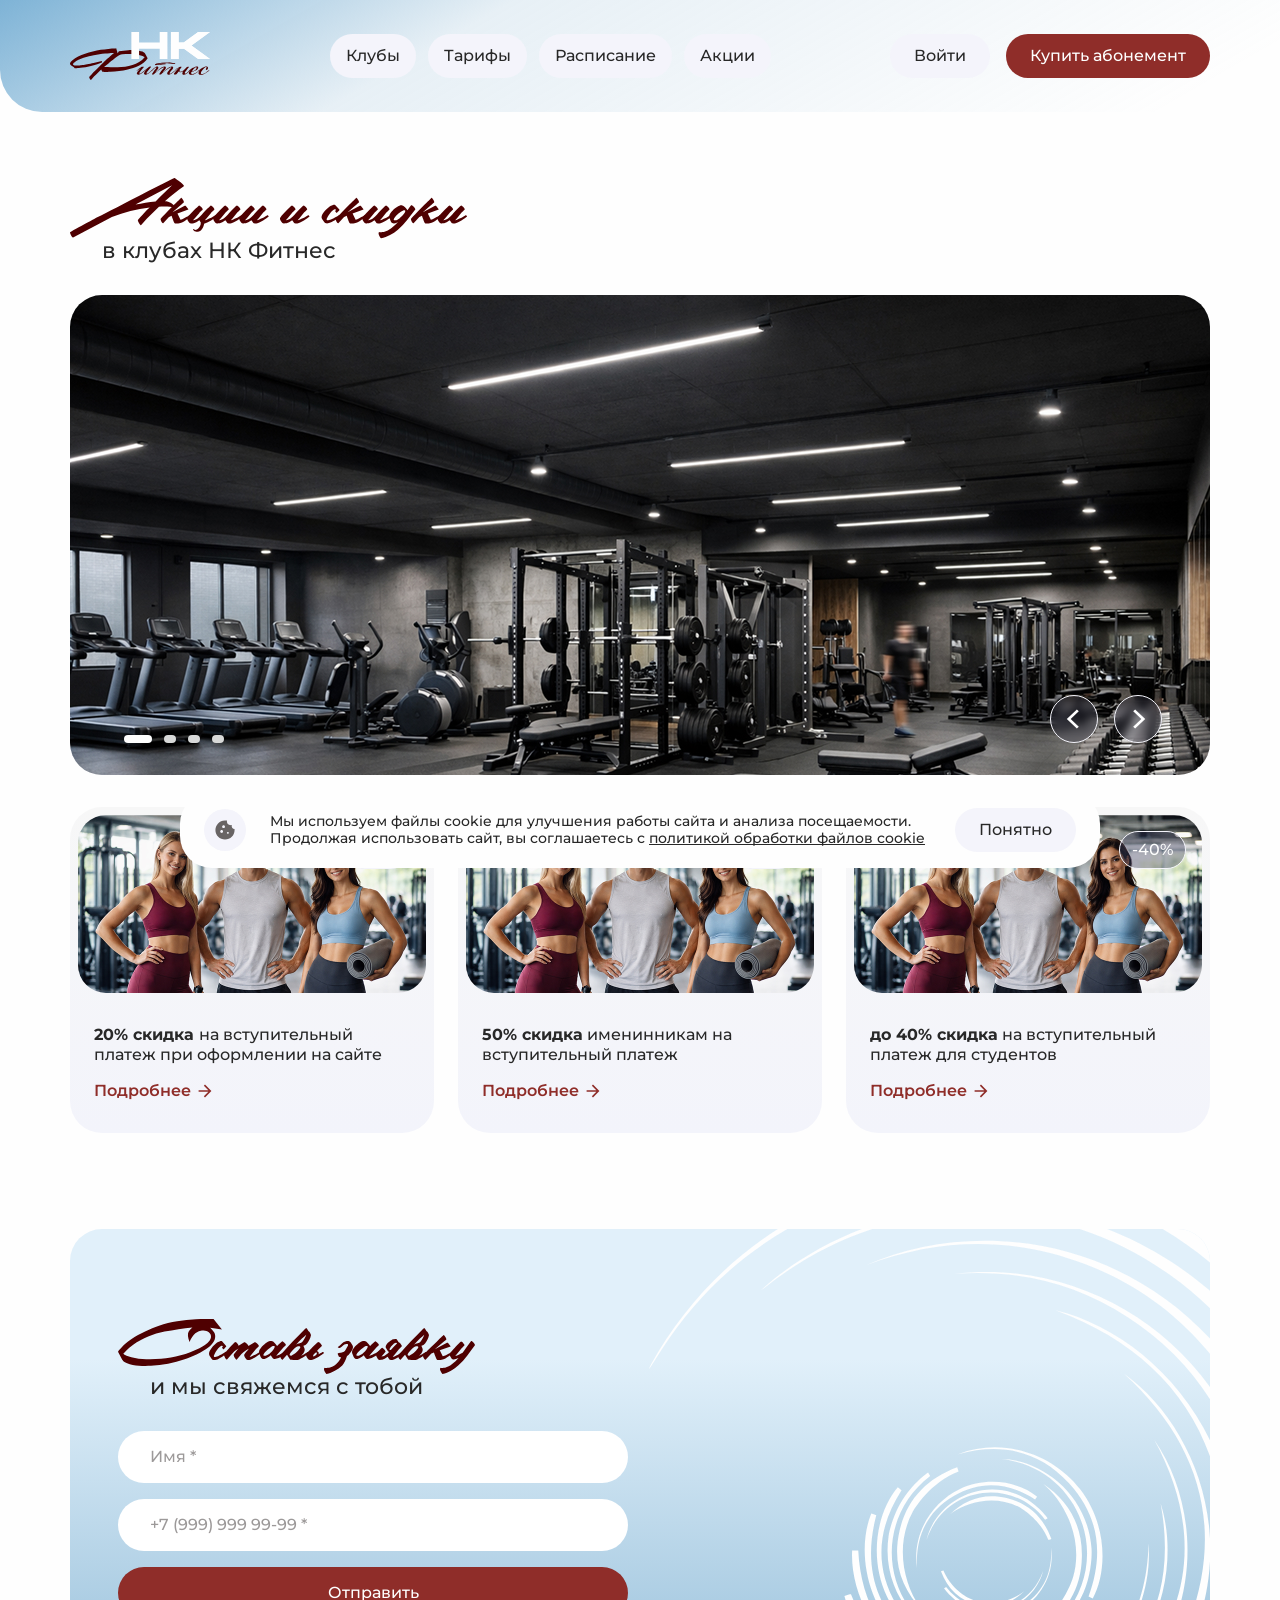
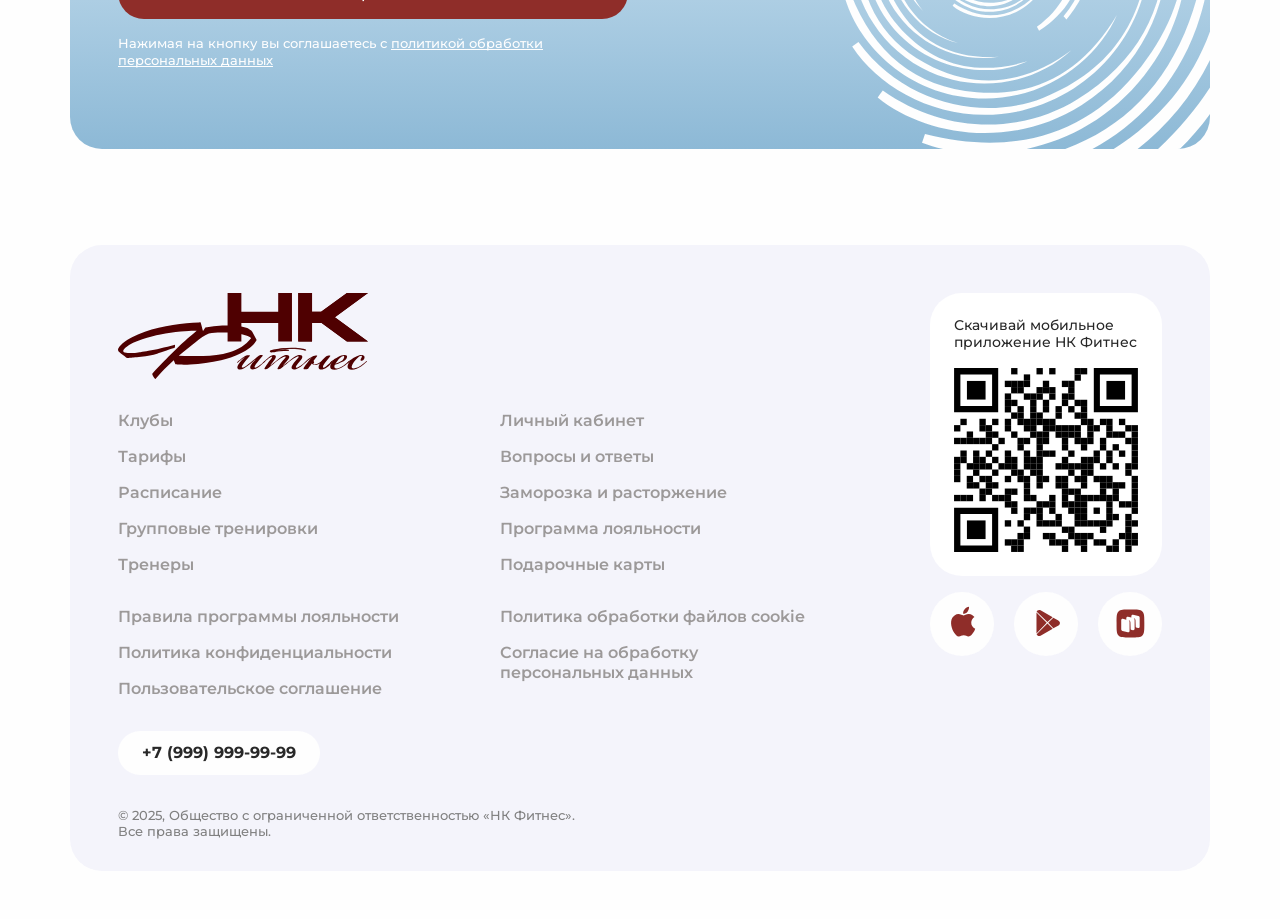
<file: discounts.html>
<!doctype html>
<html lang="en">
  <head>
    <meta charset="UTF-8" />
    <meta name="viewport" content="width=device-width, initial-scale=1.0" />
    <title>Title</title>
    <link rel="shortcut icon" href="./favicon.ico" type="image/x-icon" />
    <link rel="stylesheet" href="./css/swiper-bundle.min.css" />
    <link rel="stylesheet" href="./css/index.css" />
    <script src="https://www.youtube.com/iframe_api" defer></script>
    <script src="./js/swiper-bundle.min.js" defer></script>
    <script src="./js/index.js" defer></script>
  </head>

  <body>
    <header class="header header_fullfilled">
      <div class="custom-container">
        <div class="header__wrapper">
          <div class="header__logo">
            <a class="header__logo-link" href="#">
              <img class="header__logo-link-image" src="./assets/logo-header.svg" alt="logo" />
            </a>
          </div>

          <nav class="header__nav">
            <ul class="header__nav-menu">
              <li class="header__nav-menu-item">
                <a class="header__nav-menu-item-link" href="#">Клубы</a>
              </li>
              <li class="header__nav-menu-item">
                <a class="header__nav-menu-item-link" href="#">Тарифы</a>
              </li>
              <li class="header__nav-menu-item">
                <a class="header__nav-menu-item-link" href="#">Расписание</a>
              </li>
              <li class="header__nav-menu-item">
                <a class="header__nav-menu-item-link" href="#">Акции</a>
              </li>
            </ul>
          </nav>

          <div class="header__controls">
            <button class="header__controls-profile"></button>
            <button class="header__controls-notifications is-notified"></button>
            <button class="header__controls-login">Войти</button>
            <button class="header__controls-buy">Купить абонемент</button>
            <button class="header__controls-menu"></button>
          </div>
        </div>
      </div>
    </header>

    <div class="mobile-menu">
      <div class="mobile-menu__body">
        <div class="mobile-menu__content">
          <nav class="mobile-menu__nav">
            <ul class="mobile-menu__nav-menu">
              <li class="mobile-menu__nav-menu-item">
                <a class="mobile-menu__nav-menu-item-link" href="#">О клубе</a>
              </li>
              <li class="mobile-menu__nav-menu-item">
                <a class="mobile-menu__nav-menu-item-link" href="#">Тарифы</a>
              </li>
              <li class="mobile-menu__nav-menu-item">
                <a class="mobile-menu__nav-menu-item-link" href="#">Расписание</a>
              </li>
              <li class="mobile-menu__nav-menu-item">
                <a class="mobile-menu__nav-menu-item-link" href="#">Групповые тренировки</a>
              </li>
              <li class="mobile-menu__nav-menu-item">
                <a class="mobile-menu__nav-menu-item-link" href="#">Тренеры</a>
              </li>
            </ul>

            <ul class="mobile-menu__nav-menu">
              <li class="mobile-menu__nav-menu-item">
                <a class="mobile-menu__nav-menu-item-link" href="#">Личный кабинет</a>
              </li>
              <li class="mobile-menu__nav-menu-item">
                <a class="mobile-menu__nav-menu-item-link" href="#">Вопросы и ответы</a>
              </li>
              <li class="mobile-menu__nav-menu-item">
                <a class="mobile-menu__nav-menu-item-link" href="#">Заморозка и расторжение</a>
              </li>
              <li class="mobile-menu__nav-menu-item">
                <a class="mobile-menu__nav-menu-item-link" href="#">Программа лояльности</a>
              </li>
              <li class="mobile-menu__nav-menu-item">
                <a class="mobile-menu__nav-menu-item-link" href="#">Подарочные карты</a>
              </li>
              <li class="mobile-menu__nav-menu-item">
                <a class="mobile-menu__nav-menu-item-link" href="#">Блог</a>
              </li>
            </ul>
          </nav>

          <div class="mobile-menu__download">
            <div class="mobile-menu__download-links">
              <a class="mobile-menu__download-link" href="#">
                <img
                  class="mobile-menu__download-link-logo"
                  src="./assets/google-play-download-logo-mob.svg"
                  alt=""
                />
              </a>
              <a class="mobile-menu__download-link" href="#">
                <img
                  class="mobile-menu__download-link-logo"
                  src="./assets/app-store-download-logo-mob.svg"
                  alt=""
                />
              </a>
              <a class="mobile-menu__download-link" href="#">
                <img
                  class="mobile-menu__download-link-logo"
                  src="./assets/app-gallery-download-logo-mob.svg"
                  alt=""
                />
              </a>
              <a class="mobile-menu__download-link" href="#">
                <img
                  class="mobile-menu__download-link-logo"
                  src="./assets/rustore-download-logo-mob.svg"
                  alt=""
                />
              </a>
            </div>
          </div>

          <div class="mobile-menu__subscription">
            <button class="mobile-menu__subscription-button">Купить абонемент</button>
          </div>
        </div>
      </div>
    </div>

    <div class="notifications">
      <div class="custom-container">
        <div class="notifications__body">
          <div class="notifications__content">
            <div class="notifications__empty">Тут пока пусто</div>

            <ul class="notifications__list">
              <li class="notifications__list-item notifications__list-item__new">
                <div class="notifications__list-item-title">Тренировка через 1 час</div>
                <div class="notifications__list-item-text">
                  Групповая тренировка Суставная гимнастика начнётся через 1 час
                </div>
                <div class="notifications__list-item-date">05 фев 17:00</div>
              </li>

              <li class="notifications__list-item notifications__list-item__new">
                <div class="notifications__list-item-title">Тренировка завтра в 18:00</div>
                <div class="notifications__list-item-text">
                  Групповая тренировка BUMS + ABS завтра в 18:00
                </div>
                <div class="notifications__list-item-date">04 фев 19:00</div>
              </li>

              <li class="notifications__list-item">
                <div class="notifications__list-item-title">Тренировка через 1 час</div>
                <div class="notifications__list-item-text">
                  Групповая тренировка Суставная гимнастика начнётся через 1 час
                </div>
                <div class="notifications__list-item-date">05 фев 17:00</div>
              </li>

              <li class="notifications__list-item">
                <div class="notifications__list-item-title">Тренировка завтра в 18:00</div>
                <div class="notifications__list-item-text">
                  Групповая тренировка BUMS + ABS завтра в 18:00
                </div>
                <div class="notifications__list-item-date">04 фев 19:00</div>
              </li>

              <li class="notifications__list-item">
                <div class="notifications__list-item-title">Тренировка через 1 час</div>
                <div class="notifications__list-item-text">
                  Групповая тренировка Суставная гимнастика начнётся через 1 час
                </div>
                <div class="notifications__list-item-date">05 фев 17:00</div>
              </li>
            </ul>
          </div>
        </div>
      </div>
    </div>

    <main class="main">
      <section class="discounts">
        <div class="custom-container">
          <h2 class="discounts__title">Акции и скидки</h2>

          <figure class="discounts__heading">
            <img
              class="discounts__heading-image"
              src="./assets/heading/heading-discounts.svg"
              alt="heading"
            />
          </figure>

          <div class="discounts__description">в клубах НК Фитнес</div>

          <div class="discounts__slider">
            <div class="swiper">
              <div class="swiper-wrapper">
                <div class="swiper-slide">
                  <figure class="discounts__slide">
                    <img
                      class="discounts__slide-image"
                      src="./assets/discounts-image-1.jpg"
                      alt="image"
                    />
                  </figure>
                </div>

                <div class="swiper-slide">
                  <figure class="discounts__slide">
                    <img
                      class="discounts__slide-image"
                      src="./assets/discounts-image-1.jpg"
                      alt="image"
                    />
                  </figure>
                </div>

                <div class="swiper-slide">
                  <figure class="discounts__slide">
                    <img
                      class="discounts__slide-image"
                      src="./assets/discounts-image-1.jpg"
                      alt="image"
                    />
                  </figure>
                </div>

                <div class="swiper-slide">
                  <figure class="discounts__slide">
                    <img
                      class="discounts__slide-image"
                      src="./assets/discounts-image-1.jpg"
                      alt="image"
                    />
                  </figure>
                </div>
              </div>

              <div class="swiper-pagination"></div>
              <div class="swiper-button-prev"></div>
              <div class="swiper-button-next"></div>
            </div>
          </div>

          <div class="discounts__cards">
            <div class="discounts__card">
              <figure class="discounts__card-photo">
                <img
                  class="discounts__card-photo-image"
                  src="./assets/discounts-card-image-1.jpg"
                  alt="photo"
                />
              </figure>
              <div class="discounts__card-tag">-20%</div>
              <div class="discounts__card-text">
                <b>20% скидка </b> на вступительный платеж при оформлении на сайте
              </div>
              <div class="discounts__card-more">
                <a class="discounts__card-more-link" href="#">Подробнее</a>
              </div>
            </div>

            <div class="discounts__card">
              <figure class="discounts__card-photo">
                <img
                  class="discounts__card-photo-image"
                  src="./assets/discounts-card-image-1.jpg"
                  alt="photo"
                />
              </figure>
              <div class="discounts__card-tag">-50%</div>
              <div class="discounts__card-text">
                <b>50% скидка</b> именинникам на вступительный платеж
              </div>
              <div class="discounts__card-more">
                <a class="discounts__card-more-link" href="#">Подробнее</a>
              </div>
            </div>

            <div class="discounts__card">
              <figure class="discounts__card-photo">
                <img
                  class="discounts__card-photo-image"
                  src="./assets/discounts-card-image-1.jpg"
                  alt="photo"
                />
              </figure>
              <div class="discounts__card-tag">-40%</div>
              <div class="discounts__card-text">
                <b>до 40% скидка</b>
                на вступительный платеж для студентов
              </div>
              <div class="discounts__card-more">
                <a class="discounts__card-more-link" href="#">Подробнее</a>
              </div>
            </div>
          </div>
        </div>
      </section>

      <section class="callback">
        <div class="custom-container">
          <div class="callback__wrapper">
            <h2 class="callback__title">Оставь заявку</h2>

            <figure class="callback__heading">
              <img
                class="callback__heading-image"
                src="./assets/heading/heading-callback.svg"
                alt="heading"
              />
            </figure>

            <div class="callback__description">и мы свяжемся с тобой</div>

            <form class="callback__form">
              <input
                class="callback__form-input"
                type="text"
                name="name"
                placeholder="Имя *"
                required
              />
              <input
                class="callback__form-input"
                type="tel"
                name="phone"
                placeholder="+7 (999) 999 99-99 *"
                required
              />
              <button class="callback__form-submit">Отправить</button>
              <div class="callback__form-disclaimer">
                Нажимая на кнопку вы соглашаетесь с
                <a class="callback__form-disclaimer-link" href="#">
                  политикой обработки персональных данных
                </a>
              </div>
            </form>
          </div>
        </div>
      </section>
    </main>

    <footer class="footer">
      <div class="custom-container">
        <div class="footer__wrapper">
          <div class="footer__main">
            <figure class="footer__main-logo">
              <a class="footer__main-logo-link" href="#">
                <img
                  class="footer__main-logo-link-image"
                  src="./assets/logo-footer.svg"
                  alt="logo"
                />
              </a>
            </figure>

            <nav class="footer__main-nav">
              <ul class="footer__main-nav-menu">
                <li class="footer__main-nav-menu-item">
                  <a class="footer__main-nav-menu-item-link" href="#">Клубы</a>
                </li>
                <li class="footer__main-nav-menu-item">
                  <a class="footer__main-nav-menu-item-link" href="#">Тарифы</a>
                </li>
                <li class="footer__main-nav-menu-item">
                  <a class="footer__main-nav-menu-item-link" href="#">Расписание</a>
                </li>
                <li class="footer__main-nav-menu-item">
                  <a class="footer__main-nav-menu-item-link" href="#">Групповые тренировки</a>
                </li>
                <li class="footer__main-nav-menu-item">
                  <a class="footer__main-nav-menu-item-link" href="#">Тренеры</a>
                </li>
              </ul>

              <ul class="footer__main-nav-menu">
                <li class="footer__main-nav-menu-item">
                  <a class="footer__main-nav-menu-item-link" href="#">Личный кабинет</a>
                </li>
                <li class="footer__main-nav-menu-item">
                  <a class="footer__main-nav-menu-item-link" href="#">Вопросы и ответы</a>
                </li>
                <li class="footer__main-nav-menu-item">
                  <a class="footer__main-nav-menu-item-link" href="#">Заморозка и расторжение</a>
                </li>
                <li class="footer__main-nav-menu-item">
                  <a class="footer__main-nav-menu-item-link" href="#">Программа лояльности</a>
                </li>
                <li class="footer__main-nav-menu-item">
                  <a class="footer__main-nav-menu-item-link" href="#">Подарочные карты</a>
                </li>
              </ul>

              <ul class="footer__main-nav-menu">
                <li class="footer__main-nav-menu-item">
                  <a class="footer__main-nav-menu-item-link" href="#"
                    >Правила программы лояльности</a
                  >
                </li>
                <li class="footer__main-nav-menu-item">
                  <a class="footer__main-nav-menu-item-link" href="#"
                    >Политика конфиденциальности</a
                  >
                </li>
                <li class="footer__main-nav-menu-item">
                  <a class="footer__main-nav-menu-item-link" href="#"
                    >Пользовательское соглашение</a
                  >
                </li>
              </ul>

              <ul class="footer__main-nav-menu">
                <li class="footer__main-nav-menu-item">
                  <a class="footer__main-nav-menu-item-link" href="#"
                    >Политика обработки файлов cookie</a
                  >
                </li>
                <li class="footer__main-nav-menu-item">
                  <a class="footer__main-nav-menu-item-link" href="#"
                    >Согласие на обработку персональных данных</a
                  >
                </li>
              </ul>
            </nav>

            <div class="footer__main-phone">
              <a class="footer__main-phone-link" href="tel:+79999999999">+7 (999) 999-99-99</a>
            </div>
          </div>

          <div class="footer__app">
            <div class="footer__app-download">
              <div class="footer__app-download-title">Скачивай мобильное приложение НК Фитнес</div>

              <figure class="footer__app-download-qr">
                <img
                  class="footer__app-download-qr-image"
                  src="./assets/app-qr-code.svg"
                  alt="qr"
                />
              </figure>
            </div>

            <div class="footer__app-store">
              <a class="footer__app-store-link" href="#">
                <img
                  class="footer__app-store-link-icon"
                  src="./assets/app-store-logo.svg"
                  alt="app-store-logo"
                />
              </a>
              <a class="footer__app-store-link" href="#">
                <img
                  class="footer__app-store-link-icon"
                  src="./assets/google-play-logo.svg"
                  alt="google-play-logo"
                />
              </a>
              <a class="footer__app-store-link" href="#">
                <img
                  class="footer__app-store-link-icon"
                  src="./assets/ru-store-logo.svg"
                  alt="ru-store-logo"
                />
              </a>
            </div>
          </div>

          <div class="footer__copyright">
            <div class="footer__copyright-content">
              © 2025, Общество с ограниченной ответственностью «НК Фитнес». Все права защищены.
            </div>
          </div>
        </div>
      </div>
    </footer>

    <div class="cookies active">
      <figure class="cookies__icon">
        <img class="cookies__icon-image" src="./assets/cookies.svg" alt="cookies" />
      </figure>
      <div class="cookies__message">
        Мы используем файлы cookie для улучшения работы сайта и анализа посещаемости. Продолжая
        использовать сайт, вы соглашаетесь с
        <a class="cookies__message-link" href="#">политикой обработки файлов cookie</a>
      </div>
      <div class="cookies__agree">
        <button class="cookies__agree-button">Понятно</button>
      </div>
    </div>

    <div class="loader">
      <div class="loader__main">
        <svg
          class="loader__main-layer loader__main-layer_outer"
          viewBox="0 0 200 186"
          fill="none"
          xmlns="http://www.w3.org/2000/svg"
        >
          <path
            d="M21.9347 37.778C0.688695 70.8767 -2.49113 105.113 17.5709 139.151C37.6026 173.147 69.0466 187.191 108.109 184.972C64.8949 191.45 25.7894 166.533 9.21711 132.022C-7.76408 96.6708 0.677655 56.17 18.6566 35.2195C19.7309 36.0613 20.8166 36.9033 21.9347 37.778ZM108.224 184.967C108.186 184.969 108.147 184.97 108.109 184.972C108.147 184.966 108.186 184.961 108.224 184.956V184.967ZM72.013 172.851V172.862C71.978 172.851 71.9432 172.838 71.9081 172.826C71.9431 172.834 71.978 172.843 72.013 172.851ZM47.3025 25.3122C-7.14324 66.6883 5.61949 150.587 71.9081 172.826C38.0986 165.139 3.31637 127.498 10.413 78.1694C11.1696 72.9532 15.2581 56.5407 25.289 42.4027C32.3489 32.4635 41.2727 25.2797 41.9089 24.7655C43.334 23.6393 44.5509 22.7427 45.4279 22.1194C45.998 23.0816 46.6668 24.2189 47.3025 25.3122ZM146.364 31.4469C169.824 46.8208 182.235 68.5149 181.709 96.5071C181.171 124.893 167.884 146.434 143.721 161.873H143.711C142.527 159.807 141.77 158.483 141.77 158.483L145.454 155.684C166.536 139.674 173.843 114.849 173.88 114.724C183.035 83.4296 168.432 51.0735 149.707 34.2563C148.37 33.0537 147.197 32.1028 146.364 31.4469ZM109.967 10.1897C144.653 10.4959 186.74 39.9425 190.281 89.7051C190.654 94.9536 190.149 111.859 183.341 127.801C178.551 139.008 171.361 147.919 170.844 148.555C169.693 149.965 168.695 151.092 167.971 151.89C167.226 151.07 166.327 150.097 165.472 149.167C209.916 97.1852 179.559 17.8438 109.967 10.1897ZM154.433 87.9346C158.247 113.018 143.721 135.718 123.594 145.329C102.994 155.17 79.3909 150.283 67.1782 139.862C67.6715 139.239 68.1654 138.605 68.6696 137.959C87.9532 150.283 107.906 152.12 127.738 140.496C147.559 128.873 155.749 110.623 154.433 87.9453V87.9346ZM147.394 108.928C142.954 128.545 121.006 148.752 92.2291 144.629C89.1925 144.192 79.6328 141.819 71.3889 136.002C65.5895 131.913 61.4007 126.741 61.1047 126.369C60.4473 125.549 59.9216 124.838 59.5598 124.335C60.1188 124.008 60.7763 123.624 61.412 123.253C85.5304 154.831 134.458 147.407 147.383 108.928H147.394ZM72.4295 21.2012L68.2306 23.1584C44.2242 34.3456 31.8165 57.047 31.7468 57.175C16.1575 85.8343 23.5575 120.541 38.2807 140.934C39.344 142.399 40.2753 143.569 40.955 144.389C21.2875 124.412 13.7785 100.574 20.2357 73.3364C26.7908 45.7085 44.3602 27.4701 71.2465 17.4862C71.9695 19.748 72.4295 21.2012 72.4295 21.2012ZM60.1733 111.115C66.7072 125.068 79.9944 132.263 79.9944 132.263C96.6797 141.305 116.906 137.019 128.79 128.48C129.645 127.868 130.336 127.32 130.807 126.927C119.165 138.32 105.275 142.683 89.4006 138.933C73.296 135.138 62.6615 124.958 56.8512 109.366H56.863C58.1823 108.942 59.0243 108.68 59.033 108.677L60.1733 111.115ZM72.013 6.01349C112.905 -9.52443 156.471 6.57081 180.02 36.8265C204.127 67.782 204.478 109.158 191.366 133.433C190.128 132.831 188.889 132.23 187.617 131.617C201.343 94.779 197.177 60.642 170.339 31.6219C143.524 2.61277 109.769 -4.45082 72.013 6.01349ZM73.2635 36.9462C98.4012 24.9295 127.189 30.9111 142.088 43.6169C141.485 44.3822 140.882 45.1478 140.268 45.9351C116.742 30.9112 92.4043 28.6693 68.2092 42.8512C44.025 57.0332 34.0379 79.2958 35.6384 106.96C30.9793 76.3763 48.7176 48.6789 73.2635 36.9462ZM64.4706 59.3949C78.6786 45.4863 95.6274 40.1727 114.988 44.7433C134.633 49.3796 147.602 61.8006 154.695 80.8155L154.684 80.8272C153.073 81.3301 152.042 81.658 152.042 81.658L150.65 78.6841C142.68 61.67 126.466 52.8888 126.466 52.8888C106.097 41.8561 81.4195 47.0943 66.9266 57.5039C65.8852 58.2473 65.0517 58.9139 64.4706 59.3949ZM44.2438 81.3515C49.6705 57.4159 76.4533 32.7588 111.556 37.7887C115.262 38.3135 126.926 41.2115 136.979 48.3078C144.05 53.3048 149.159 59.614 149.521 60.0623C150.321 61.0572 150.968 61.9208 151.406 62.5439C150.716 62.9484 149.916 63.4188 149.138 63.867C119.703 25.3448 60.0195 34.4098 44.2438 81.3515ZM71.2465 17.4862L71.2454 17.483H71.2571C71.2538 17.4842 71.2498 17.485 71.2465 17.4862Z"
            fill="#FEFEFE"
          />
        </svg>

        <svg
          class="loader__main-layer loader__main-layer_mid"
          viewBox="0 0 200 186"
          fill="none"
          xmlns="http://www.w3.org/2000/svg"
        >
          <path
            d="M21.9347 37.778C0.688695 70.8767 -2.49113 105.113 17.5709 139.151C37.6026 173.147 69.0466 187.191 108.109 184.972C64.8949 191.45 25.7894 166.533 9.21711 132.022C-7.76408 96.6708 0.677655 56.17 18.6566 35.2195C19.7309 36.0613 20.8166 36.9033 21.9347 37.778ZM108.224 184.967C108.186 184.969 108.147 184.97 108.109 184.972C108.147 184.966 108.186 184.961 108.224 184.956V184.967ZM72.013 172.851V172.862C71.978 172.851 71.9432 172.838 71.9081 172.826C71.9431 172.834 71.978 172.843 72.013 172.851ZM47.3025 25.3122C-7.14324 66.6883 5.61949 150.587 71.9081 172.826C38.0986 165.139 3.31637 127.498 10.413 78.1694C11.1696 72.9532 15.2581 56.5407 25.289 42.4027C32.3489 32.4635 41.2727 25.2797 41.9089 24.7655C43.334 23.6393 44.5509 22.7427 45.4279 22.1194C45.998 23.0816 46.6668 24.2189 47.3025 25.3122ZM146.364 31.4469C169.824 46.8208 182.235 68.5149 181.709 96.5071C181.171 124.893 167.884 146.434 143.721 161.873H143.711C142.527 159.807 141.77 158.483 141.77 158.483L145.454 155.684C166.536 139.674 173.843 114.849 173.88 114.724C183.035 83.4296 168.432 51.0735 149.707 34.2563C148.37 33.0537 147.197 32.1028 146.364 31.4469ZM109.967 10.1897C144.653 10.4959 186.74 39.9425 190.281 89.7051C190.654 94.9536 190.149 111.859 183.341 127.801C178.551 139.008 171.361 147.919 170.844 148.555C169.693 149.965 168.695 151.092 167.971 151.89C167.226 151.07 166.327 150.097 165.472 149.167C209.916 97.1852 179.559 17.8438 109.967 10.1897ZM154.433 87.9346C158.247 113.018 143.721 135.718 123.594 145.329C102.994 155.17 79.3909 150.283 67.1782 139.862C67.6715 139.239 68.1654 138.605 68.6696 137.959C87.9532 150.283 107.906 152.12 127.738 140.496C147.559 128.873 155.749 110.623 154.433 87.9453V87.9346ZM147.394 108.928C142.954 128.545 121.006 148.752 92.2291 144.629C89.1925 144.192 79.6328 141.819 71.3889 136.002C65.5895 131.913 61.4007 126.741 61.1047 126.369C60.4473 125.549 59.9216 124.838 59.5598 124.335C60.1188 124.008 60.7763 123.624 61.412 123.253C85.5304 154.831 134.458 147.407 147.383 108.928H147.394ZM72.4295 21.2012L68.2306 23.1584C44.2242 34.3456 31.8165 57.047 31.7468 57.175C16.1575 85.8343 23.5575 120.541 38.2807 140.934C39.344 142.399 40.2753 143.569 40.955 144.389C21.2875 124.412 13.7785 100.574 20.2357 73.3364C26.7908 45.7085 44.3602 27.4701 71.2465 17.4862C71.9695 19.748 72.4295 21.2012 72.4295 21.2012ZM60.1733 111.115C66.7072 125.068 79.9944 132.263 79.9944 132.263C96.6797 141.305 116.906 137.019 128.79 128.48C129.645 127.868 130.336 127.32 130.807 126.927C119.165 138.32 105.275 142.683 89.4006 138.933C73.296 135.138 62.6615 124.958 56.8512 109.366H56.863C58.1823 108.942 59.0243 108.68 59.033 108.677L60.1733 111.115ZM72.013 6.01349C112.905 -9.52443 156.471 6.57081 180.02 36.8265C204.127 67.782 204.478 109.158 191.366 133.433C190.128 132.831 188.889 132.23 187.617 131.617C201.343 94.779 197.177 60.642 170.339 31.6219C143.524 2.61277 109.769 -4.45082 72.013 6.01349ZM73.2635 36.9462C98.4012 24.9295 127.189 30.9111 142.088 43.6169C141.485 44.3822 140.882 45.1478 140.268 45.9351C116.742 30.9112 92.4043 28.6693 68.2092 42.8512C44.025 57.0332 34.0379 79.2958 35.6384 106.96C30.9793 76.3763 48.7176 48.6789 73.2635 36.9462ZM64.4706 59.3949C78.6786 45.4863 95.6274 40.1727 114.988 44.7433C134.633 49.3796 147.602 61.8006 154.695 80.8155L154.684 80.8272C153.073 81.3301 152.042 81.658 152.042 81.658L150.65 78.6841C142.68 61.67 126.466 52.8888 126.466 52.8888C106.097 41.8561 81.4195 47.0943 66.9266 57.5039C65.8852 58.2473 65.0517 58.9139 64.4706 59.3949ZM44.2438 81.3515C49.6705 57.4159 76.4533 32.7588 111.556 37.7887C115.262 38.3135 126.926 41.2115 136.979 48.3078C144.05 53.3048 149.159 59.614 149.521 60.0623C150.321 61.0572 150.968 61.9208 151.406 62.5439C150.716 62.9484 149.916 63.4188 149.138 63.867C119.703 25.3448 60.0195 34.4098 44.2438 81.3515ZM71.2465 17.4862L71.2454 17.483H71.2571C71.2538 17.4842 71.2498 17.485 71.2465 17.4862Z"
            fill="#FEFEFE"
          />
        </svg>

        <svg
          class="loader__main-layer loader__main-layer_inner"
          viewBox="0 0 200 186"
          fill="none"
          xmlns="http://www.w3.org/2000/svg"
        >
          <path
            d="M21.9347 37.778C0.688695 70.8767 -2.49113 105.113 17.5709 139.151C37.6026 173.147 69.0466 187.191 108.109 184.972C64.8949 191.45 25.7894 166.533 9.21711 132.022C-7.76408 96.6708 0.677655 56.17 18.6566 35.2195C19.7309 36.0613 20.8166 36.9033 21.9347 37.778ZM108.224 184.967C108.186 184.969 108.147 184.97 108.109 184.972C108.147 184.966 108.186 184.961 108.224 184.956V184.967ZM72.013 172.851V172.862C71.978 172.851 71.9432 172.838 71.9081 172.826C71.9431 172.834 71.978 172.843 72.013 172.851ZM47.3025 25.3122C-7.14324 66.6883 5.61949 150.587 71.9081 172.826C38.0986 165.139 3.31637 127.498 10.413 78.1694C11.1696 72.9532 15.2581 56.5407 25.289 42.4027C32.3489 32.4635 41.2727 25.2797 41.9089 24.7655C43.334 23.6393 44.5509 22.7427 45.4279 22.1194C45.998 23.0816 46.6668 24.2189 47.3025 25.3122ZM146.364 31.4469C169.824 46.8208 182.235 68.5149 181.709 96.5071C181.171 124.893 167.884 146.434 143.721 161.873H143.711C142.527 159.807 141.77 158.483 141.77 158.483L145.454 155.684C166.536 139.674 173.843 114.849 173.88 114.724C183.035 83.4296 168.432 51.0735 149.707 34.2563C148.37 33.0537 147.197 32.1028 146.364 31.4469ZM109.967 10.1897C144.653 10.4959 186.74 39.9425 190.281 89.7051C190.654 94.9536 190.149 111.859 183.341 127.801C178.551 139.008 171.361 147.919 170.844 148.555C169.693 149.965 168.695 151.092 167.971 151.89C167.226 151.07 166.327 150.097 165.472 149.167C209.916 97.1852 179.559 17.8438 109.967 10.1897ZM154.433 87.9346C158.247 113.018 143.721 135.718 123.594 145.329C102.994 155.17 79.3909 150.283 67.1782 139.862C67.6715 139.239 68.1654 138.605 68.6696 137.959C87.9532 150.283 107.906 152.12 127.738 140.496C147.559 128.873 155.749 110.623 154.433 87.9453V87.9346ZM147.394 108.928C142.954 128.545 121.006 148.752 92.2291 144.629C89.1925 144.192 79.6328 141.819 71.3889 136.002C65.5895 131.913 61.4007 126.741 61.1047 126.369C60.4473 125.549 59.9216 124.838 59.5598 124.335C60.1188 124.008 60.7763 123.624 61.412 123.253C85.5304 154.831 134.458 147.407 147.383 108.928H147.394ZM72.4295 21.2012L68.2306 23.1584C44.2242 34.3456 31.8165 57.047 31.7468 57.175C16.1575 85.8343 23.5575 120.541 38.2807 140.934C39.344 142.399 40.2753 143.569 40.955 144.389C21.2875 124.412 13.7785 100.574 20.2357 73.3364C26.7908 45.7085 44.3602 27.4701 71.2465 17.4862C71.9695 19.748 72.4295 21.2012 72.4295 21.2012ZM60.1733 111.115C66.7072 125.068 79.9944 132.263 79.9944 132.263C96.6797 141.305 116.906 137.019 128.79 128.48C129.645 127.868 130.336 127.32 130.807 126.927C119.165 138.32 105.275 142.683 89.4006 138.933C73.296 135.138 62.6615 124.958 56.8512 109.366H56.863C58.1823 108.942 59.0243 108.68 59.033 108.677L60.1733 111.115ZM72.013 6.01349C112.905 -9.52443 156.471 6.57081 180.02 36.8265C204.127 67.782 204.478 109.158 191.366 133.433C190.128 132.831 188.889 132.23 187.617 131.617C201.343 94.779 197.177 60.642 170.339 31.6219C143.524 2.61277 109.769 -4.45082 72.013 6.01349ZM73.2635 36.9462C98.4012 24.9295 127.189 30.9111 142.088 43.6169C141.485 44.3822 140.882 45.1478 140.268 45.9351C116.742 30.9112 92.4043 28.6693 68.2092 42.8512C44.025 57.0332 34.0379 79.2958 35.6384 106.96C30.9793 76.3763 48.7176 48.6789 73.2635 36.9462ZM64.4706 59.3949C78.6786 45.4863 95.6274 40.1727 114.988 44.7433C134.633 49.3796 147.602 61.8006 154.695 80.8155L154.684 80.8272C153.073 81.3301 152.042 81.658 152.042 81.658L150.65 78.6841C142.68 61.67 126.466 52.8888 126.466 52.8888C106.097 41.8561 81.4195 47.0943 66.9266 57.5039C65.8852 58.2473 65.0517 58.9139 64.4706 59.3949ZM44.2438 81.3515C49.6705 57.4159 76.4533 32.7588 111.556 37.7887C115.262 38.3135 126.926 41.2115 136.979 48.3078C144.05 53.3048 149.159 59.614 149.521 60.0623C150.321 61.0572 150.968 61.9208 151.406 62.5439C150.716 62.9484 149.916 63.4188 149.138 63.867C119.703 25.3448 60.0195 34.4098 44.2438 81.3515ZM71.2465 17.4862L71.2454 17.483H71.2571C71.2538 17.4842 71.2498 17.485 71.2465 17.4862Z"
            fill="#FEFEFE"
          />
        </svg>
      </div>
    </div>
  </body>
</html>
</file>
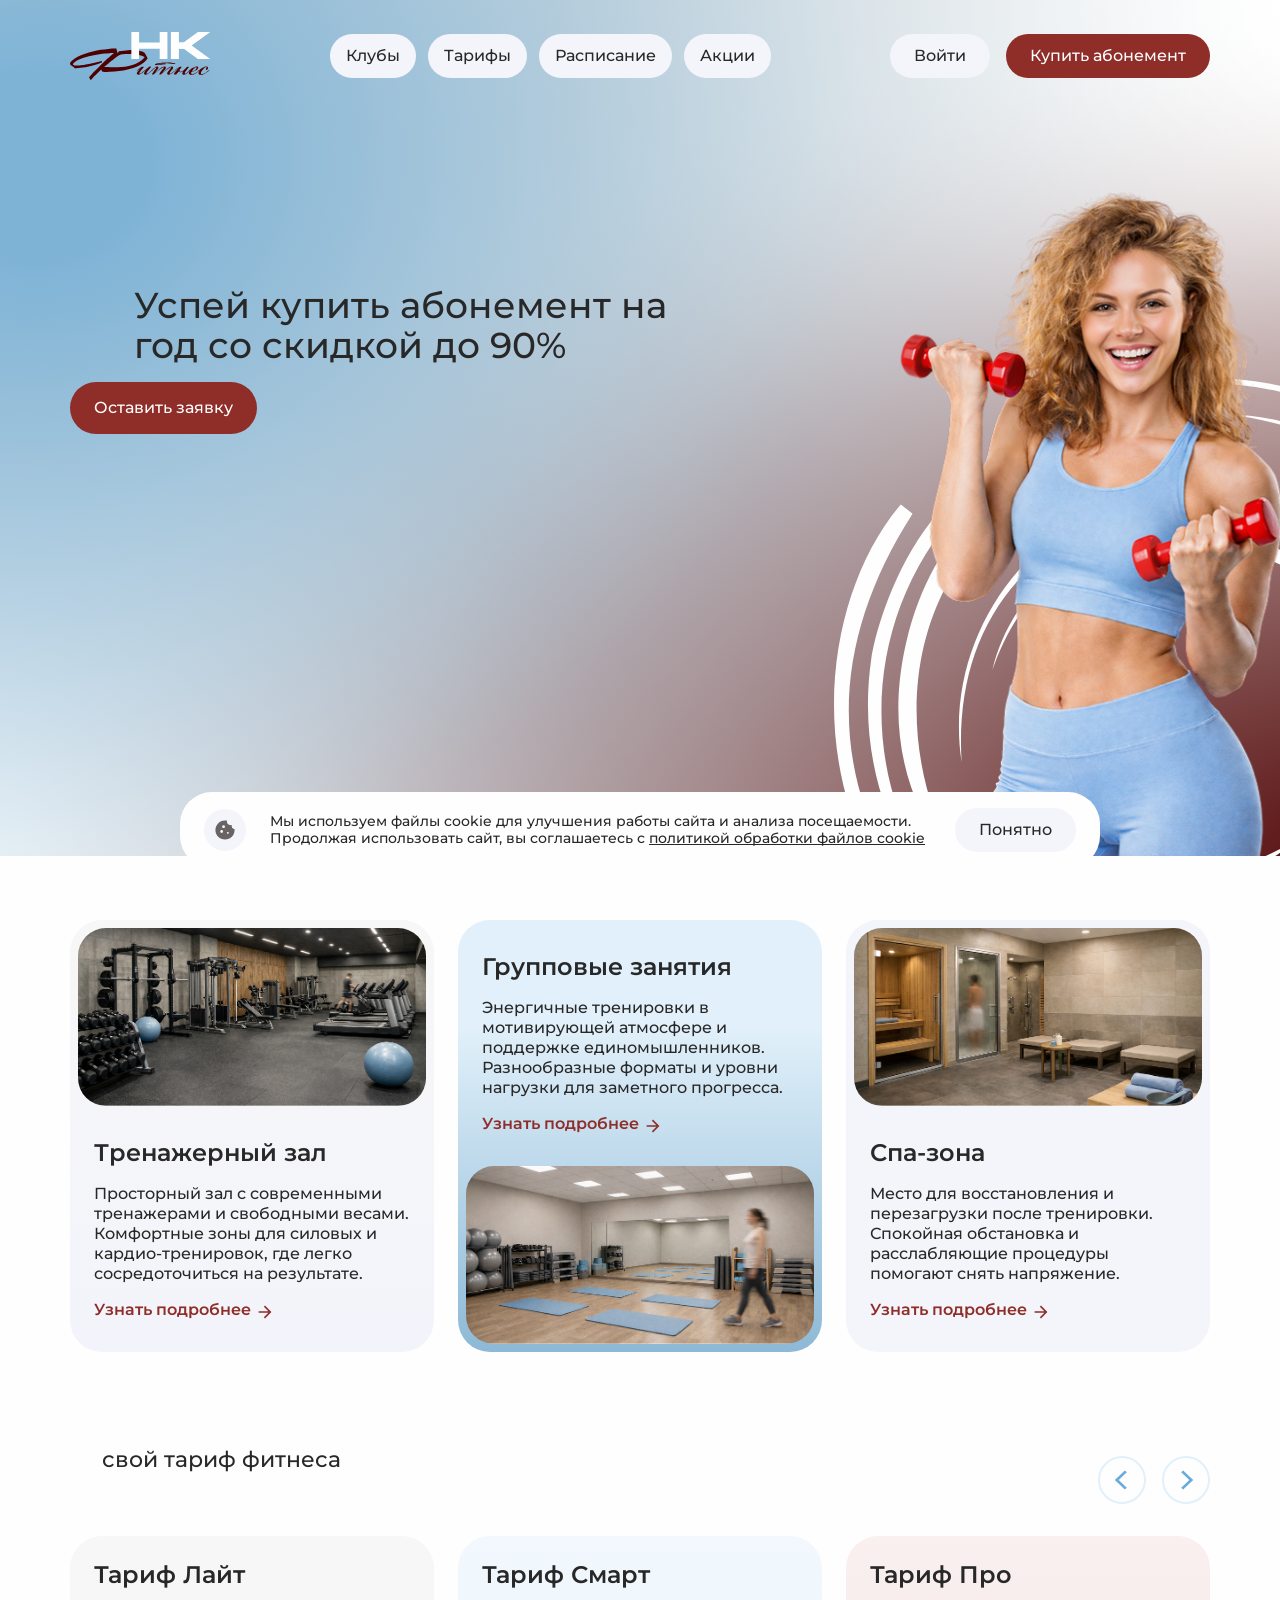
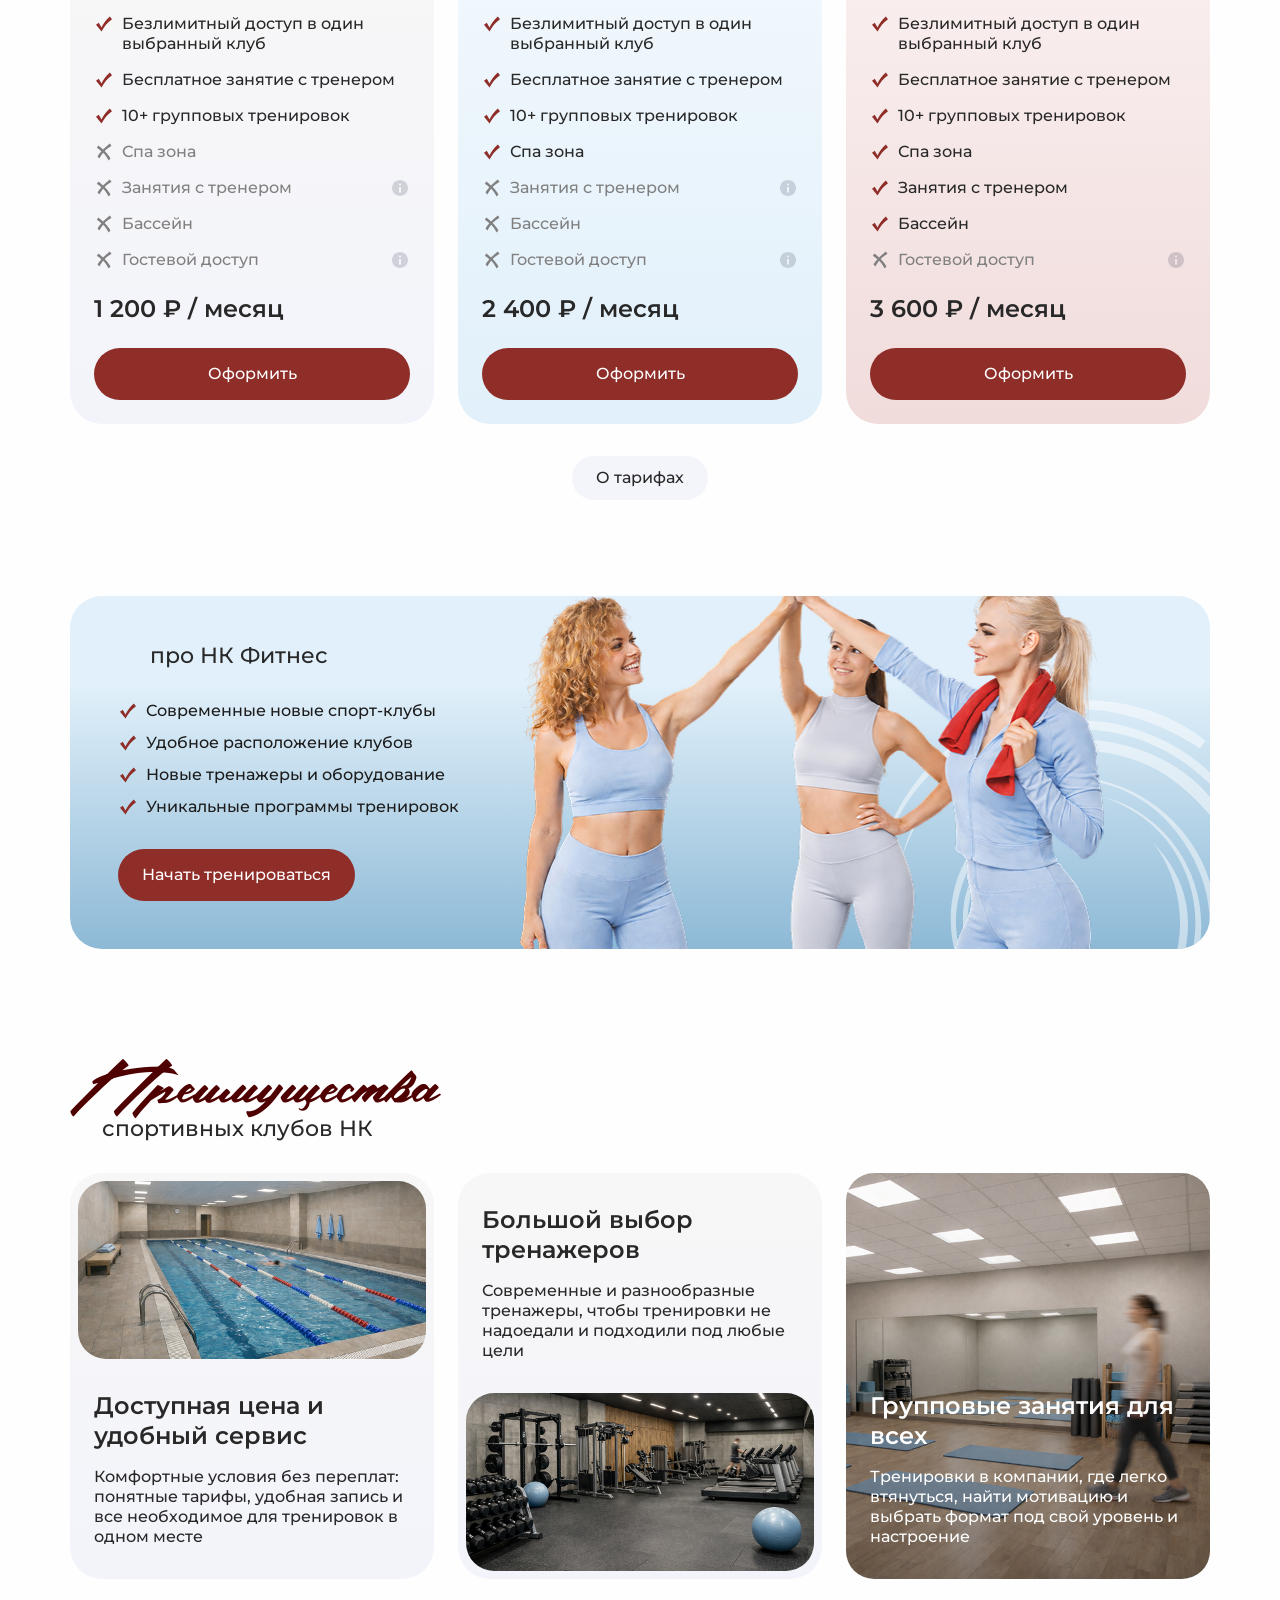
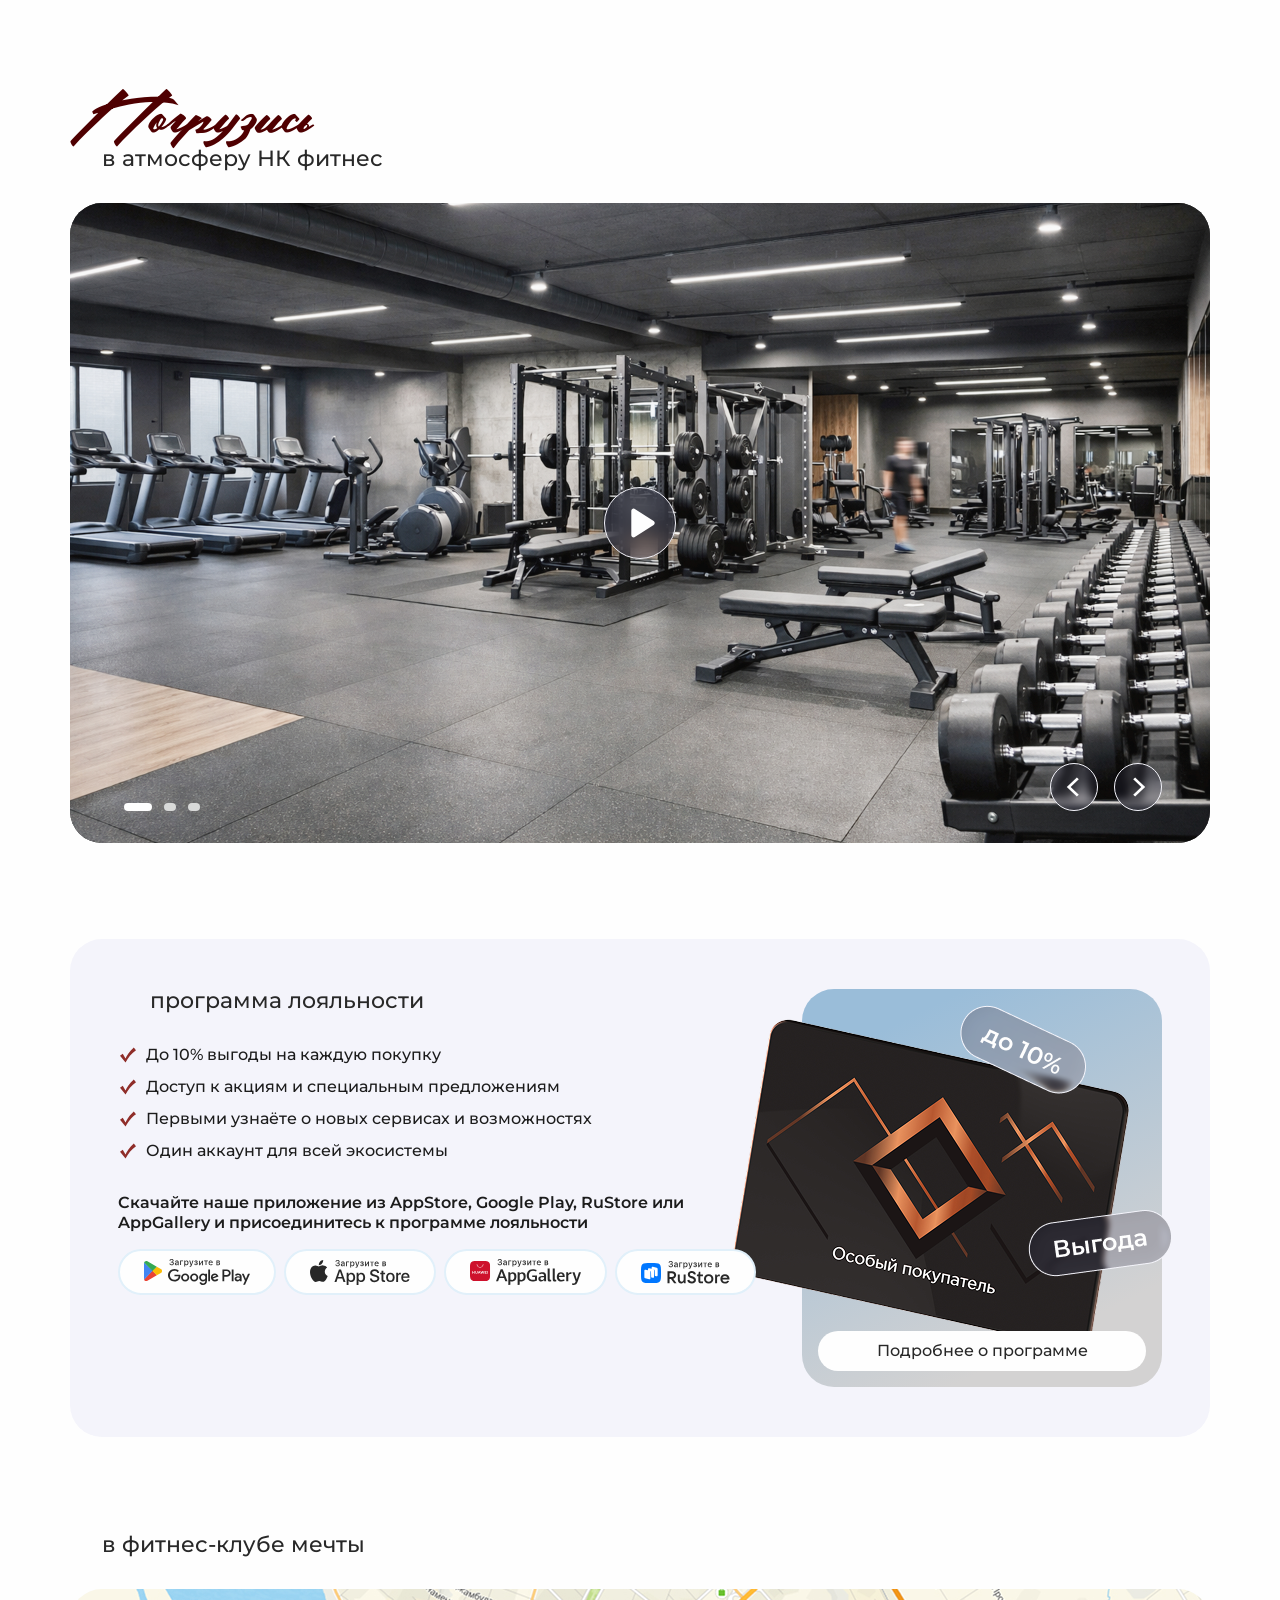
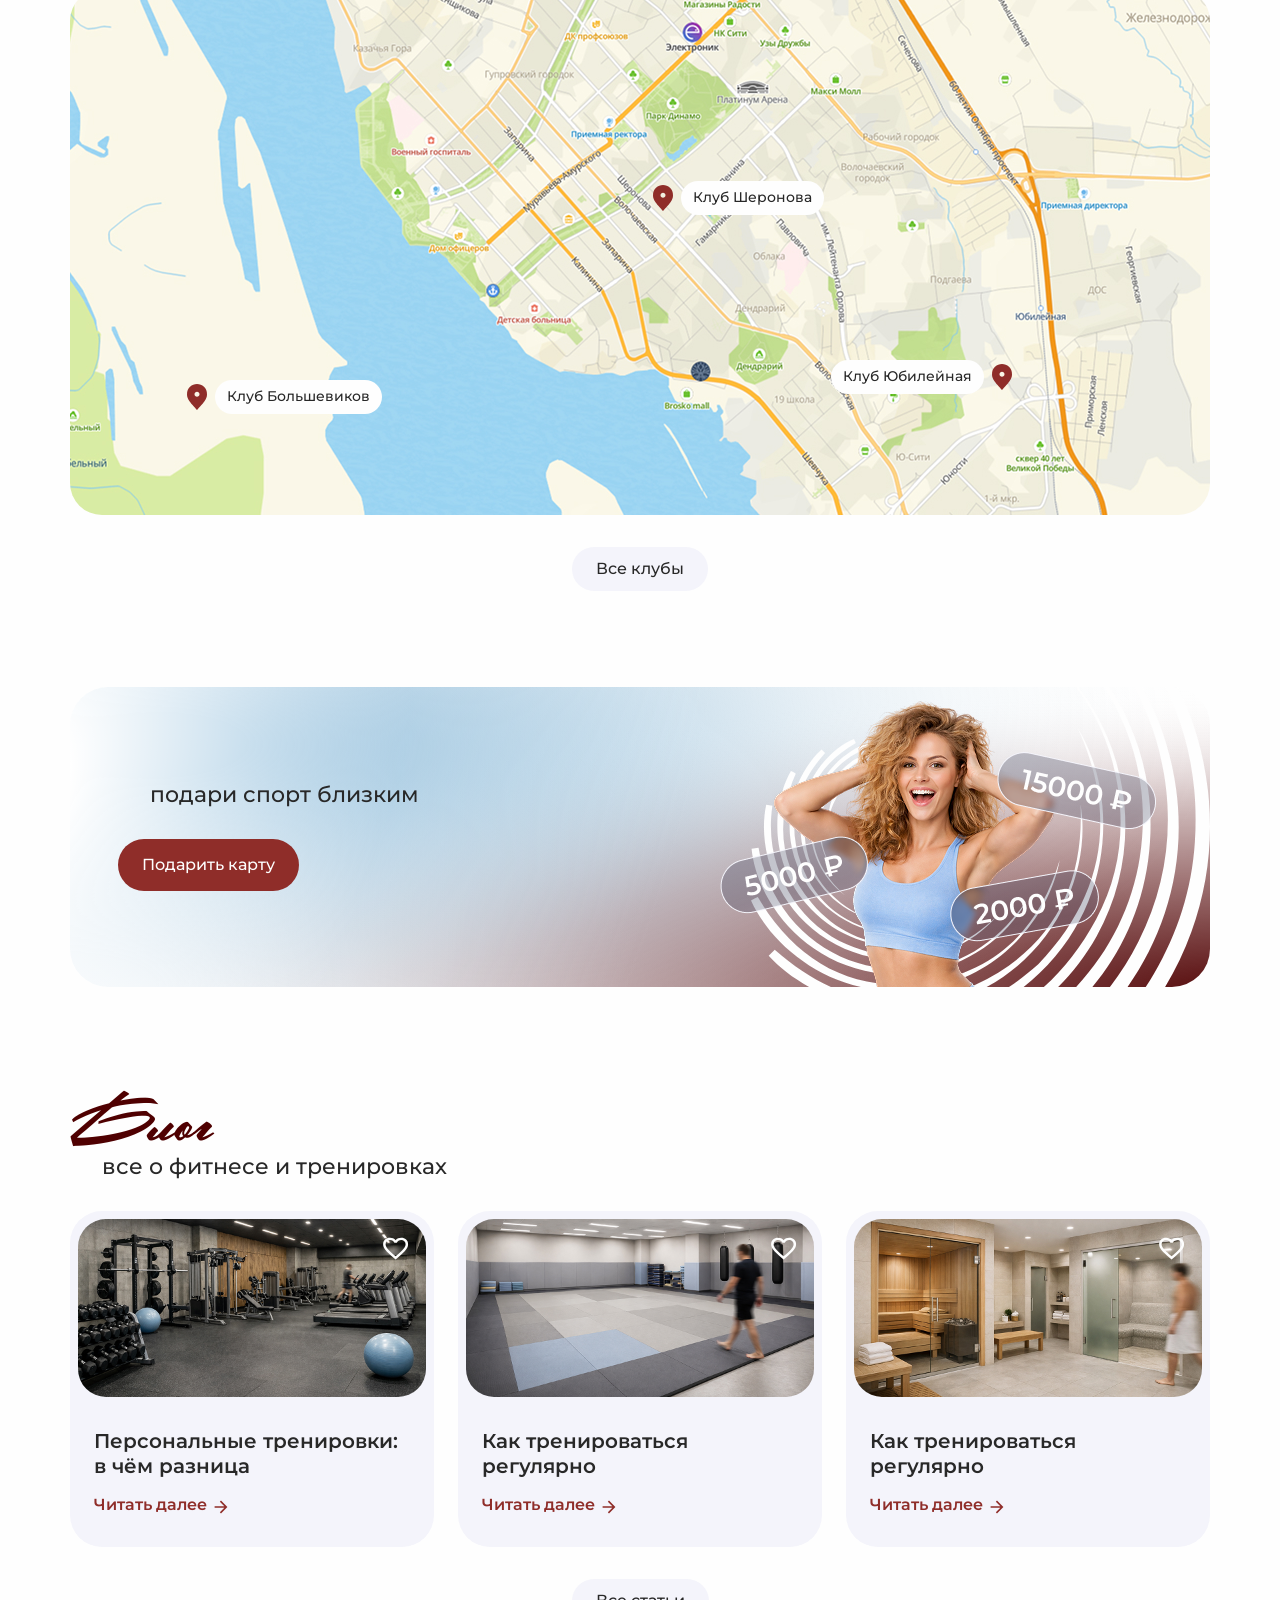
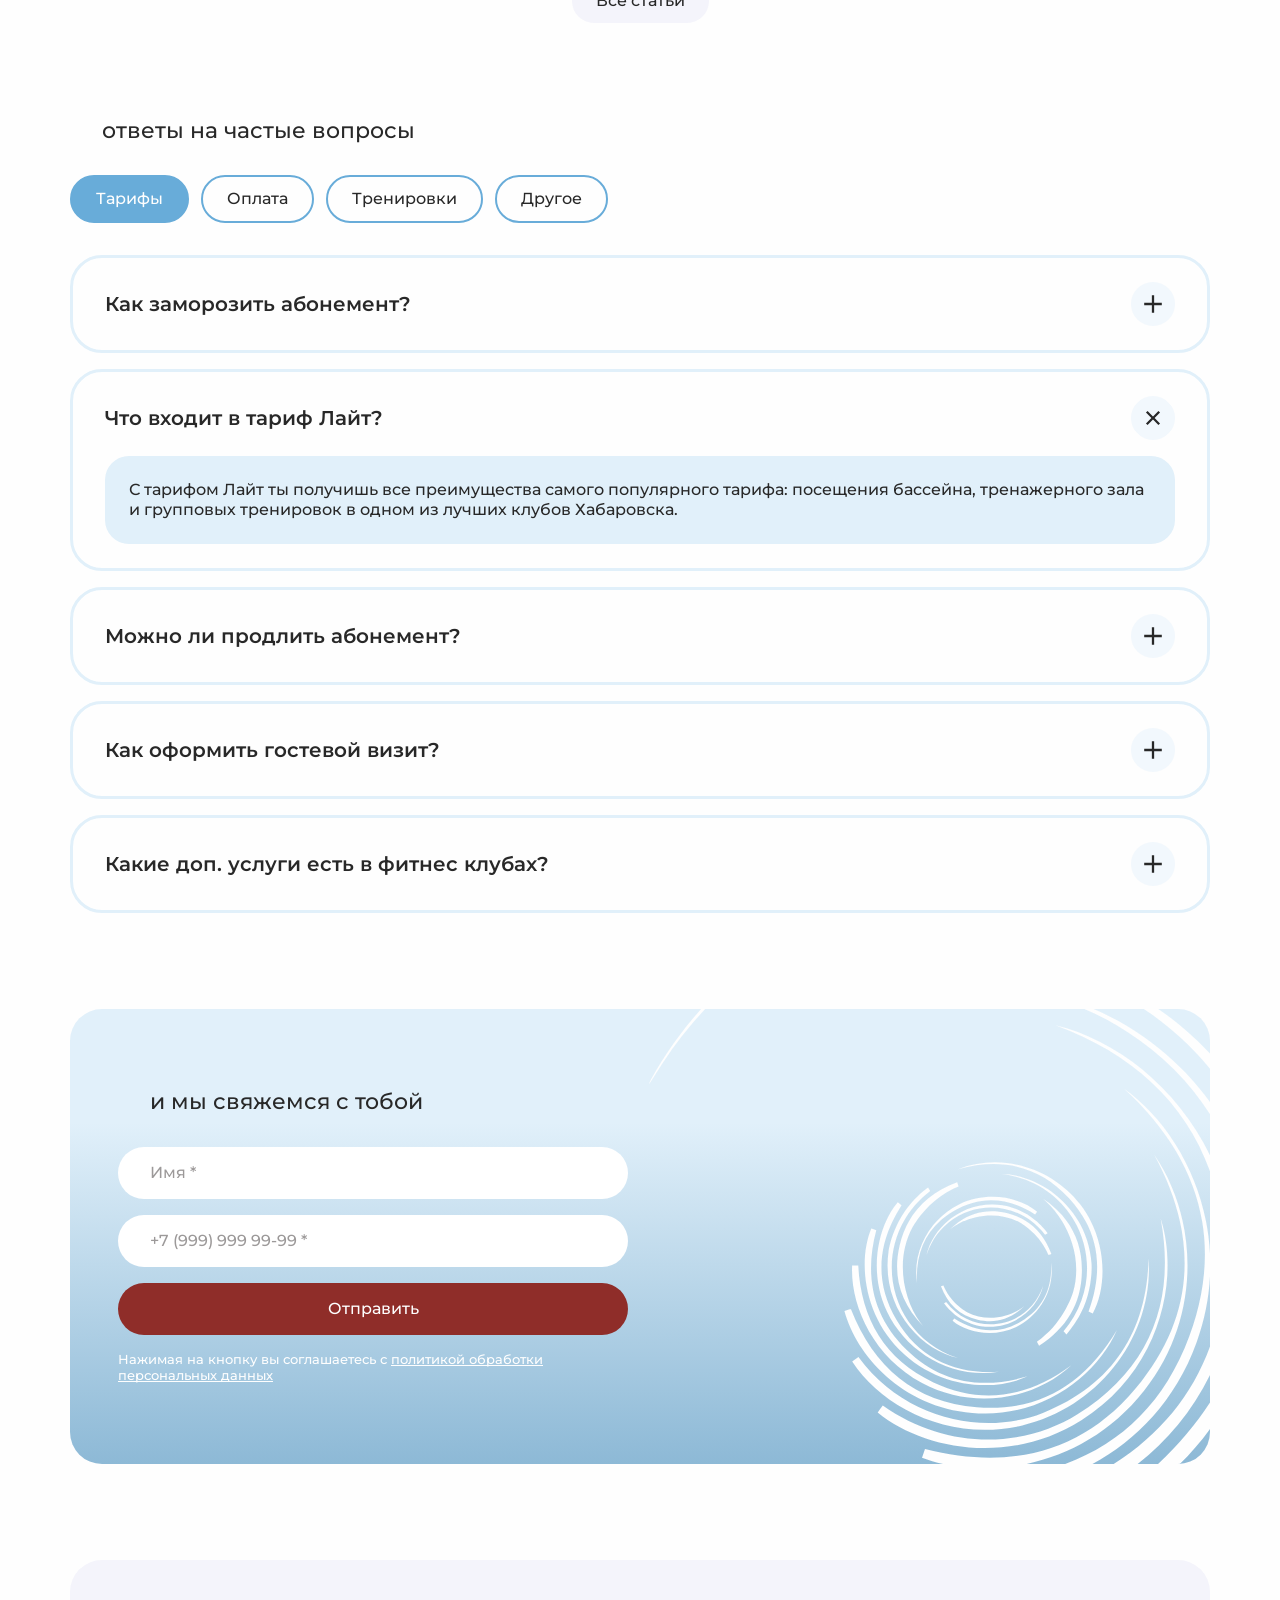
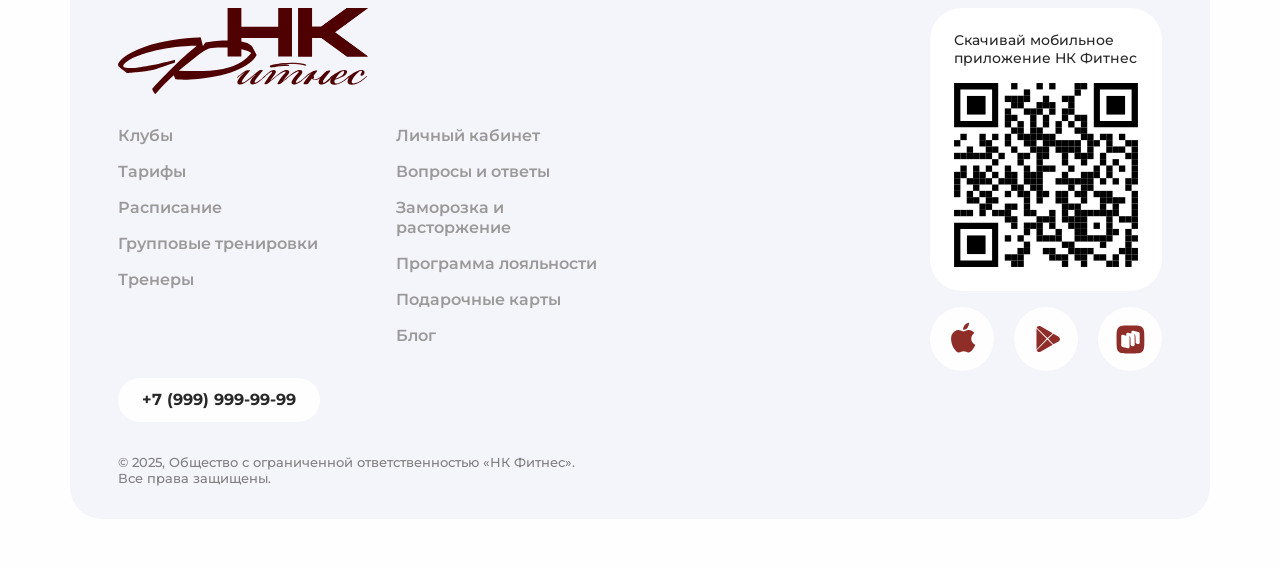
<file: index-old.html>
<!doctype html>
<html lang="en">
  <head>
    <meta charset="UTF-8" />
    <meta name="viewport" content="width=device-width, initial-scale=1.0" />
    <title>Title</title>
    <link rel="shortcut icon" href="./favicon.ico" type="image/x-icon" />
    <link rel="stylesheet" href="./css/swiper-bundle.min.css" />
    <link rel="stylesheet" href="./css/index.css" />
    <script src="https://www.youtube.com/iframe_api" defer></script>
    <script src="./js/swiper-bundle.min.js" defer></script>
    <script src="./js/index.js" defer></script>
  </head>

  <body>
    <header class="header">
      <div class="custom-container">
        <div class="header__wrapper">
          <div class="header__logo">
            <a class="header__logo-link" href="#">
              <img class="header__logo-link-image" src="./assets/logo-header.svg" alt="logo" />
            </a>
          </div>

          <nav class="header__nav">
            <ul class="header__nav-menu">
              <li class="header__nav-menu-item">
                <a class="header__nav-menu-item-link" href="#">Клубы</a>
              </li>
              <li class="header__nav-menu-item">
                <a class="header__nav-menu-item-link" href="#">Тарифы</a>
              </li>
              <li class="header__nav-menu-item">
                <a class="header__nav-menu-item-link" href="#">Расписание</a>
              </li>
              <li class="header__nav-menu-item">
                <a class="header__nav-menu-item-link" href="#">Акции</a>
              </li>
            </ul>
          </nav>

          <div class="header__controls">
            <button class="header__controls-profile"></button>
            <button class="header__controls-login">Войти</button>
            <button class="header__controls-buy">Купить абонемент</button>
          </div>
        </div>
      </div>
    </header>

    <main class="main">
      <section class="first-screen">
        <div class="custom-container">
          <div class="first-screen__wrapper">
            <div class="first-screen__slider">
              <div class="swiper">
                <div class="swiper-wrapper">
                  <div class="swiper-slide">
                    <div class="first-screen__slide">
                      <div class="first-screen__slide-description">
                        Успей купить абонемент на год со скидкой до 30%
                      </div>
                      <div class="first-screen__slide-title">Акция года</div>
                      <div class="first-screen__slide-request">
                        <button class="first-screen__slide-request-button">Оставить заявку</button>
                      </div>
                    </div>
                  </div>
                  <div class="swiper-slide">
                    <div class="first-screen__slide">
                      <div class="first-screen__slide-description">
                        Успей купить абонемент на год со скидкой до 90%
                      </div>
                      <div class="first-screen__slide-title">Акция осени</div>
                      <div class="first-screen__slide-request">
                        <button class="first-screen__slide-request-button">Оставить заявку</button>
                      </div>
                    </div>
                  </div>
                  <div class="swiper-slide">
                    <div class="first-screen__slide">
                      <div class="first-screen__slide-description">
                        Успей купить абонемент на год со скидкой до 90%
                      </div>
                      <div class="first-screen__slide-title">Акция зимы</div>
                      <div class="first-screen__slide-request">
                        <button class="first-screen__slide-request-button">Оставить заявку</button>
                      </div>
                    </div>
                  </div>
                </div>
                <div class="swiper-pagination"></div>
              </div>
            </div>
          </div>
        </div>
      </section>

      <section class="services">
        <div class="custom-container">
          <div class="services__wrapper">
            <div class="services__item services__item_gym">
              <figure class="services__item-figure">
                <img
                  class="services__item-figure-image"
                  src="./assets/services-image-1.jpg"
                  alt="services"
                />
              </figure>

              <div class="services__item-info">
                <div class="services__item-info-title">Тренажерный зал</div>
                <div class="services__item-info-description">
                  Просторный зал с современными тренажерами и свободными весами. Комфортные зоны для
                  силовых и кардио-тренировок, где легко сосредоточиться на результате.
                </div>
                <div class="services__item-info-info-more">
                  <button class="services__item-info-more-button">Узнать подробнее</button>
                </div>
              </div>

              <div class="services__item-details">
                <div class="services__item-details-body">
                  <div class="services__item-details-sidebar">
                    <figure class="services__item-details-sidebar-figure">
                      <img
                        class="services__item-details-sidebar-figure-image"
                        src="./assets/services-image-1.jpg"
                        alt="services"
                      />
                    </figure>
                    <div class="services__item-details-sidebar-choose">
                      <button class="services__item-details-sidebar-choose-button">
                        Выбрать клуб
                      </button>
                    </div>
                  </div>

                  <div class="services__item-details-info">
                    <div class="services__item-details-info-title">Тренажерный зал</div>
                    <p class="services__item-details-info-paragraph">
                      Современный и технологичный тренажерный зал, оборудованный в партнерстве с
                      Technogym — идеальное место для быстрого и безопасного достижения любых
                      фитнес-целей.
                    </p>
                    <p class="services__item-details-info-paragraph">
                      Тренажерные залы клубов НК Фитнес отлично вентилируются, а за микроклиматом
                      помещения постоянно следят сотрудники клуба, находиться в зале было комфортно
                      и приятно.
                    </p>
                  </div>

                  <div class="services__item-details-close"></div>
                </div>
              </div>
            </div>

            <div class="services__item services__item_groups">
              <figure class="services__item-figure">
                <img
                  class="services__item-figure-image"
                  src="./assets/services-image-2.jpg"
                  alt="services"
                />
              </figure>

              <div class="services__item-info">
                <div class="services__item-info-title">Групповые занятия</div>
                <div class="services__item-info-description">
                  Энергичные тренировки в мотивирующей атмосфере и поддержке единомышленников.
                  Разнообразные форматы и уровни нагрузки для заметного прогресса.
                </div>
                <div class="services__item-info-info-more">
                  <button class="services__item-info-more-button">Узнать подробнее</button>
                </div>
              </div>

              <div class="services__item-details">
                <div class="services__item-details-body">
                  <div class="services__item-details-sidebar">
                    <figure class="services__item-details-sidebar-figure">
                      <img
                        class="services__item-details-sidebar-figure-image"
                        src="./assets/services-image-1.jpg"
                        alt="services"
                      />
                    </figure>
                    <div class="services__item-details-sidebar-choose">
                      <button class="services__item-details-sidebar-choose-button">
                        Выбрать клуб
                      </button>
                    </div>
                  </div>

                  <div class="services__item-details-info">
                    <div class="services__item-details-info-title">Тренажерный зал</div>
                    <p class="services__item-details-info-paragraph">
                      Современный и технологичный тренажерный зал, оборудованный в партнерстве с
                      Technogym — идеальное место для быстрого и безопасного достижения любых
                      фитнес-целей.
                    </p>
                    <p class="services__item-details-info-paragraph">
                      Тренажерные залы клубов НК Фитнес отлично вентилируются, а за микроклиматом
                      помещения постоянно следят сотрудники клуба, находиться в зале было комфортно
                      и приятно.
                    </p>
                  </div>

                  <div class="services__item-details-close"></div>
                </div>
              </div>
            </div>

            <div class="services__item services__item_spa">
              <figure class="services__item-figure">
                <img
                  class="services__item-figure-image"
                  src="./assets/services-image-3.jpg"
                  alt="services"
                />
              </figure>

              <div class="services__item-info">
                <div class="services__item-info-title">Спа-зона</div>
                <div class="services__item-info-description">
                  Место для восстановления и перезагрузки после тренировки. Спокойная обстановка и
                  расслабляющие процедуры помогают снять напряжение.
                </div>
                <div class="services__item-info-info-more">
                  <button class="services__item-info-more-button">Узнать подробнее</button>
                </div>
              </div>

              <div class="services__item-details">
                <div class="services__item-details-body">
                  <div class="services__item-details-sidebar">
                    <figure class="services__item-details-sidebar-figure">
                      <img
                        class="services__item-details-sidebar-figure-image"
                        src="./assets/services-image-3.jpg"
                        alt="services"
                      />
                    </figure>
                    <div class="services__item-details-sidebar-choose">
                      <button class="services__item-details-sidebar-choose-button">
                        Выбрать клуб
                      </button>
                    </div>
                  </div>

                  <div class="services__item-details-info">
                    <div class="services__item-details-info-title">Тренажерный зал</div>
                    <p class="services__item-details-info-paragraph">
                      Современный и технологичный тренажерный зал, оборудованный в партнерстве с
                      Technogym — идеальное место для быстрого и безопасного достижения любых
                      фитнес-целей.
                    </p>
                    <p class="services__item-details-info-paragraph">
                      Тренажерные залы клубов НК Фитнес отлично вентилируются, а за микроклиматом
                      помещения постоянно следят сотрудники клуба, находиться в зале было комфортно
                      и приятно.
                    </p>
                  </div>

                  <div class="services__item-details-close"></div>
                </div>
              </div>
            </div>
          </div>
        </div>
      </section>

      <section class="about-tariffs">
        <div class="custom-container">
          <di class="about-tariffs__heading">
            <div class="about-tariffs__heading-info">
              <h2 class="about-tariffs__heading-info-title">Выбирай</h2>
              <div class="about-tariffs__heading-info-description">свой тариф фитнеса</div>
            </div>

            <div class="about-tariffs__heading-controls">
              <div class="about-tariffs__heading-controls-prev" role="button"></div>
              <div class="about-tariffs__heading-controls-next" role="button"></div>
            </div>
          </di>

          <div class="about-tariffs__slider">
            <div class="swiper">
              <div class="swiper-wrapper">
                <div class="swiper-slide">
                  <div class="about-tariffs__slide about-tariffs__slide_light">
                    <h3 class="about-tariffs__slide-title">Тариф Лайт</h3>

                    <ul class="about-tariffs__slide-services">
                      <li class="about-tariffs__slide-services-item active">
                        <div class="about-tariffs__slide-services-item-name">
                          Безлимитный доступ в один выбранный клуб
                        </div>
                      </li>
                      <li class="about-tariffs__slide-services-item active">
                        <div class="about-tariffs__slide-services-item-name">
                          Бесплатное занятие с тренером
                        </div>
                      </li>
                      <li class="about-tariffs__slide-services-item active">
                        <div class="about-tariffs__slide-services-item-name">
                          10+ групповых тренировок
                        </div>
                      </li>
                      <li class="about-tariffs__slide-services-item">
                        <div class="about-tariffs__slide-services-item-name">Спа зона</div>
                      </li>
                      <li class="about-tariffs__slide-services-item">
                        <div class="about-tariffs__slide-services-item-name">
                          Занятия с тренером
                        </div>
                        <div class="about-tariffs__slide-services-item-info">
                          <button class="about-tariffs__slide-services-item-info-button"></button>
                        </div>
                      </li>
                      <li class="about-tariffs__slide-services-item">
                        <div class="about-tariffs__slide-services-item-name">Бассейн</div>
                      </li>
                      <li class="about-tariffs__slide-services-item">
                        <div class="about-tariffs__slide-services-item-name">Гостевой доступ</div>
                        <div class="about-tariffs__slide-services-item-info">
                          <button class="about-tariffs__slide-services-item-info-button"></button>
                        </div>
                      </li>
                    </ul>

                    <div class="about-tariffs__slide-price">1 200 ₽ / месяц</div>

                    <div class="about-tariffs__slide-buy">
                      <button class="about-tariffs__slide-buy-button">Оформить</button>
                    </div>
                  </div>
                </div>

                <div class="swiper-slide">
                  <div class="about-tariffs__slide about-tariffs__slide_smart">
                    <h3 class="about-tariffs__slide-title">Тариф Смарт</h3>

                    <ul class="about-tariffs__slide-services">
                      <li class="about-tariffs__slide-services-item active">
                        <div class="about-tariffs__slide-services-item-name">
                          Безлимитный доступ в один выбранный клуб
                        </div>
                      </li>
                      <li class="about-tariffs__slide-services-item active">
                        <div class="about-tariffs__slide-services-item-name">
                          Бесплатное занятие с тренером
                        </div>
                      </li>
                      <li class="about-tariffs__slide-services-item active">
                        <div class="about-tariffs__slide-services-item-name">
                          10+ групповых тренировок
                        </div>
                      </li>
                      <li class="about-tariffs__slide-services-item active">
                        <div class="about-tariffs__slide-services-item-name">Спа зона</div>
                      </li>
                      <li class="about-tariffs__slide-services-item">
                        <div class="about-tariffs__slide-services-item-name">
                          Занятия с тренером
                        </div>
                        <div class="about-tariffs__slide-services-item-info">
                          <button class="about-tariffs__slide-services-item-info-button"></button>
                        </div>
                      </li>
                      <li class="about-tariffs__slide-services-item">
                        <div class="about-tariffs__slide-services-item-name">Бассейн</div>
                      </li>
                      <li class="about-tariffs__slide-services-item">
                        <div class="about-tariffs__slide-services-item-name">Гостевой доступ</div>
                        <div class="about-tariffs__slide-services-item-info">
                          <button class="about-tariffs__slide-services-item-info-button"></button>
                        </div>
                      </li>
                    </ul>

                    <div class="about-tariffs__slide-price">2 400 ₽ / месяц</div>

                    <div class="about-tariffs__slide-buy">
                      <button class="about-tariffs__slide-buy-button">Оформить</button>
                    </div>
                  </div>
                </div>

                <div class="swiper-slide">
                  <div class="about-tariffs__slide about-tariffs__slide_pro">
                    <h3 class="about-tariffs__slide-title">Тариф Про</h3>

                    <ul class="about-tariffs__slide-services">
                      <li class="about-tariffs__slide-services-item active">
                        <div class="about-tariffs__slide-services-item-name">
                          Безлимитный доступ в один выбранный клуб
                        </div>
                      </li>
                      <li class="about-tariffs__slide-services-item active">
                        <div class="about-tariffs__slide-services-item-name">
                          Бесплатное занятие с тренером
                        </div>
                      </li>
                      <li class="about-tariffs__slide-services-item active">
                        <div class="about-tariffs__slide-services-item-name">
                          10+ групповых тренировок
                        </div>
                      </li>
                      <li class="about-tariffs__slide-services-item active">
                        <div class="about-tariffs__slide-services-item-name">Спа зона</div>
                      </li>
                      <li class="about-tariffs__slide-services-item active">
                        <div class="about-tariffs__slide-services-item-name">
                          Занятия с тренером
                        </div>
                        <div class="about-tariffs__slide-services-item-info active">
                          <button class="about-tariffs__slide-services-item-info-button"></button>
                        </div>
                      </li>
                      <li class="about-tariffs__slide-services-item active">
                        <div class="about-tariffs__slide-services-item-name">Бассейн</div>
                      </li>
                      <li class="about-tariffs__slide-services-item">
                        <div class="about-tariffs__slide-services-item-name">Гостевой доступ</div>
                        <div class="about-tariffs__slide-services-item-info">
                          <button class="about-tariffs__slide-services-item-info-button"></button>
                        </div>
                      </li>
                    </ul>

                    <div class="about-tariffs__slide-price">3 600 ₽ / месяц</div>

                    <div class="about-tariffs__slide-buy">
                      <button class="about-tariffs__slide-buy-button">Оформить</button>
                    </div>
                  </div>
                </div>

                <div class="swiper-slide">
                  <div class="about-tariffs__slide about-tariffs__slide_light">
                    <h3 class="about-tariffs__slide-title">Тариф Лайт</h3>

                    <ul class="about-tariffs__slide-services">
                      <li class="about-tariffs__slide-services-item active">
                        <div class="about-tariffs__slide-services-item-name">
                          Безлимитный доступ в один выбранный клуб
                        </div>
                      </li>
                      <li class="about-tariffs__slide-services-item active">
                        <div class="about-tariffs__slide-services-item-name">
                          Бесплатное занятие с тренером
                        </div>
                      </li>
                      <li class="about-tariffs__slide-services-item active">
                        <div class="about-tariffs__slide-services-item-name">
                          10+ групповых тренировок
                        </div>
                      </li>
                      <li class="about-tariffs__slide-services-item">
                        <div class="about-tariffs__slide-services-item-name">Спа зона</div>
                      </li>
                      <li class="about-tariffs__slide-services-item">
                        <div class="about-tariffs__slide-services-item-name">
                          Занятия с тренером
                        </div>
                        <div class="about-tariffs__slide-services-item-info">
                          <button class="about-tariffs__slide-services-item-info-button"></button>
                        </div>
                      </li>
                      <li class="about-tariffs__slide-services-item">
                        <div class="about-tariffs__slide-services-item-name">Бассейн</div>
                      </li>
                      <li class="about-tariffs__slide-services-item">
                        <div class="about-tariffs__slide-services-item-name">Гостевой доступ</div>
                        <div class="about-tariffs__slide-services-item-info">
                          <button class="about-tariffs__slide-services-item-info-button"></button>
                        </div>
                      </li>
                    </ul>

                    <div class="about-tariffs__slide-price">1 200 ₽ / месяц</div>

                    <div class="about-tariffs__slide-buy">
                      <button class="about-tariffs__slide-buy-button">Оформить</button>
                    </div>
                  </div>
                </div>

                <div class="swiper-slide">
                  <div class="about-tariffs__slide about-tariffs__slide_smart">
                    <h3 class="about-tariffs__slide-title">Тариф Смарт</h3>

                    <ul class="about-tariffs__slide-services">
                      <li class="about-tariffs__slide-services-item active">
                        <div class="about-tariffs__slide-services-item-name">
                          Безлимитный доступ в один выбранный клуб
                        </div>
                      </li>
                      <li class="about-tariffs__slide-services-item active">
                        <div class="about-tariffs__slide-services-item-name">
                          Бесплатное занятие с тренером
                        </div>
                      </li>
                      <li class="about-tariffs__slide-services-item active">
                        <div class="about-tariffs__slide-services-item-name">
                          10+ групповых тренировок
                        </div>
                      </li>
                      <li class="about-tariffs__slide-services-item active">
                        <div class="about-tariffs__slide-services-item-name">Спа зона</div>
                      </li>
                      <li class="about-tariffs__slide-services-item">
                        <div class="about-tariffs__slide-services-item-name">
                          Занятия с тренером
                        </div>
                        <div class="about-tariffs__slide-services-item-info">
                          <button class="about-tariffs__slide-services-item-info-button"></button>
                        </div>
                      </li>
                      <li class="about-tariffs__slide-services-item">
                        <div class="about-tariffs__slide-services-item-name">Бассейн</div>
                      </li>
                      <li class="about-tariffs__slide-services-item">
                        <div class="about-tariffs__slide-services-item-name">Гостевой доступ</div>
                        <div class="about-tariffs__slide-services-item-info">
                          <button class="about-tariffs__slide-services-item-info-button"></button>
                        </div>
                      </li>
                    </ul>

                    <div class="about-tariffs__slide-price">2 400 ₽ / месяц</div>

                    <div class="about-tariffs__slide-buy">
                      <button class="about-tariffs__slide-buy-button">Оформить</button>
                    </div>
                  </div>
                </div>

                <div class="swiper-slide">
                  <div class="about-tariffs__slide about-tariffs__slide_pro">
                    <h3 class="about-tariffs__slide-title">Тариф Про</h3>

                    <ul class="about-tariffs__slide-services">
                      <li class="about-tariffs__slide-services-item active">
                        <div class="about-tariffs__slide-services-item-name">
                          Безлимитный доступ в один выбранный клуб
                        </div>
                      </li>
                      <li class="about-tariffs__slide-services-item active">
                        <div class="about-tariffs__slide-services-item-name">
                          Бесплатное занятие с тренером
                        </div>
                      </li>
                      <li class="about-tariffs__slide-services-item active">
                        <div class="about-tariffs__slide-services-item-name">
                          10+ групповых тренировок
                        </div>
                      </li>
                      <li class="about-tariffs__slide-services-item active">
                        <div class="about-tariffs__slide-services-item-name">Спа зона</div>
                      </li>
                      <li class="about-tariffs__slide-services-item active">
                        <div class="about-tariffs__slide-services-item-name">
                          Занятия с тренером
                        </div>
                        <div class="about-tariffs__slide-services-item-info active">
                          <button class="about-tariffs__slide-services-item-info-button"></button>
                        </div>
                      </li>
                      <li class="about-tariffs__slide-services-item active">
                        <div class="about-tariffs__slide-services-item-name">Бассейн</div>
                      </li>
                      <li class="about-tariffs__slide-services-item">
                        <div class="about-tariffs__slide-services-item-name">Гостевой доступ</div>
                        <div class="about-tariffs__slide-services-item-info">
                          <button class="about-tariffs__slide-services-item-info-button"></button>
                        </div>
                      </li>
                    </ul>

                    <div class="about-tariffs__slide-price">3 600 ₽ / месяц</div>

                    <div class="about-tariffs__slide-buy">
                      <button class="about-tariffs__slide-buy-button">Оформить</button>
                    </div>
                  </div>
                </div>
              </div>
            </div>
          </div>

          <div class="about-tariffs__more">
            <a class="about-tariffs__more-link" href="#">О тарифах</a>
          </div>
        </div>
      </section>

      <section class="about-us">
        <div class="custom-container">
          <div class="about-us__wrapper">
            <div class="about-us__info">
              <div class="about-us__info-title">О нас</div>
              <div class="about-us__info-description">про НК Фитнес</div>
              <div class="about-us__info-advantages">
                <li class="about-us__info-advantages-item">Современные новые спорт-клубы</li>
                <li class="about-us__info-advantages-item">Удобное расположение клубов</li>
                <li class="about-us__info-advantages-item">Новые тренажеры и оборудование</li>
                <li class="about-us__info-advantages-item">Уникальные программы тренировок</li>
              </div>
              <div class="about-us__info-training">
                <button class="about-us__info-training-button">Начать тренироваться</button>
              </div>
            </div>

            <figure class="about-us__photo">
              <img
                class="about-us__photo-image"
                src="./assets/about-us-image-1.png"
                alt="about-us"
              />
            </figure>
          </div>
        </div>
      </section>

      <section class="advantages">
        <div class="custom-container">
          <h2 class="advantages__title">Преимущества</h2>

          <div class="advantages__description">спортивных клубов НК</div>

          <div class="advantages__cards">
            <div class="advantages__card advantages__card_price">
              <figure class="advantages__card-figure">
                <img
                  class="advantages__card-figure-image"
                  src="./assets/advantages-image-1.jpg"
                  alt="advantages"
                />
              </figure>

              <div class="advantages__card-info">
                <div class="advantages__card-info-title">Доступная цена и удобный сервис</div>
                <div class="advantages__card-info-description">
                  Комфортные условия без переплат: понятные тарифы, удобная запись и все необходимое
                  для тренировок в одном месте
                </div>
              </div>
            </div>

            <div class="advantages__card advantages__card_equipment">
              <figure class="advantages__card-figure">
                <img
                  class="advantages__card-figure-image"
                  src="./assets/advantages-image-2.jpg"
                  alt="services"
                />
              </figure>

              <div class="advantages__card-info">
                <div class="advantages__card-info-title">Большой выбор тренажеров</div>
                <div class="advantages__card-info-description">
                  Современные и разнообразные тренажеры, чтобы тренировки не надоедали и подходили
                  под любые цели
                </div>
              </div>
            </div>

            <div class="advantages__card advantages__card_groups">
              <figure class="advantages__card-figure">
                <img
                  class="advantages__card-figure-image"
                  src="./assets/advantages-image-3.jpg"
                  alt="services"
                />
              </figure>

              <div class="advantages__card-info">
                <div class="advantages__card-info-title">Групповые занятия для всех</div>
                <div class="advantages__card-info-description">
                  Тренировки в компании, где легко втянуться, найти мотивацию и выбрать формат под
                  свой уровень и настроение
                </div>
              </div>
            </div>
          </div>
        </div>
      </section>

      <section class="atmosphere">
        <div class="custom-container">
          <div class="atmosphere__wrapper">
            <h2 class="advantages__title">Погрузись</h2>

            <div class="advantages__description">в атмосферу НК фитнес</div>

            <div class="atmosphere__slider">
              <div class="swiper">
                <div class="swiper-wrapper">
                  <div class="swiper-slide">
                    <div class="atmosphere__slide">
                      <iframe
                        class="atmosphere__slide-iframe"
                        src="https://www.youtube.com/embed/ScMzIvxBSi4?enablejsapi=1"
                        allow="
                          accelerometer;
                          autoplay;
                          clipboard-write;
                          encrypted-media;
                          gyroscope;
                          picture-in-picture;
                        "
                        allowfullscreen
                      ></iframe>
                      <div class="atmosphere__slide-overlay">
                        <figure class="atmosphere__slide-overlay-photo">
                          <img
                            class="atmosphere__slide-overlay-photo-image"
                            src="./assets/atmosphere-video-overlay-1.jpg"
                            alt="overlay"
                          />
                        </figure>

                        <button class="atmosphere__slide-overlay-play"></button>
                      </div>
                    </div>
                  </div>

                  <div class="swiper-slide">
                    <div class="atmosphere__slide">
                      <iframe
                        class="atmosphere__slide-iframe"
                        src="https://www.youtube.com/embed/ScMzIvxBSi4?enablejsapi=1"
                        allow="
                          accelerometer;
                          autoplay;
                          clipboard-write;
                          encrypted-media;
                          gyroscope;
                          picture-in-picture;
                        "
                        allowfullscreen
                      ></iframe>
                      <div class="atmosphere__slide-overlay">
                        <figure class="atmosphere__slide-overlay-photo">
                          <img
                            class="atmosphere__slide-overlay-photo-image"
                            src="./assets/atmosphere-video-overlay-1.jpg"
                            alt="overlay"
                          />
                        </figure>

                        <button class="atmosphere__slide-overlay-play"></button>
                      </div>
                    </div>
                  </div>

                  <div class="swiper-slide">
                    <div class="atmosphere__slide">
                      <iframe
                        class="atmosphere__slide-iframe"
                        src="https://www.youtube.com/embed/ScMzIvxBSi4?enablejsapi=1"
                        allow="
                          accelerometer;
                          autoplay;
                          clipboard-write;
                          encrypted-media;
                          gyroscope;
                          picture-in-picture;
                        "
                        allowfullscreen
                      ></iframe>
                      <div class="atmosphere__slide-overlay">
                        <figure class="atmosphere__slide-overlay-photo">
                          <img
                            class="atmosphere__slide-overlay-photo-image"
                            src="./assets/atmosphere-video-overlay-1.jpg"
                            alt="overlay"
                          />
                        </figure>

                        <button class="atmosphere__slide-overlay-play"></button>
                      </div>
                    </div>
                  </div>
                </div>

                <div class="swiper-pagination"></div>
                <div class="swiper-button-prev"></div>
                <div class="swiper-button-next"></div>
              </div>
            </div>
          </div>
        </div>
      </section>

      <section class="loyalty">
        <div class="custom-container">
          <div class="loyalty__wrapper">
            <div class="loyalty__info">
              <h2 class="loyalty__info-title">Особый покупатель</h2>

              <div class="loyalty__info-description">программа лояльности</div>

              <div class="loyalty__info-advantages">
                <li class="loyalty__info-advantages-item">До 10% выгоды на каждую покупку</li>
                <li class="loyalty__info-advantages-item">
                  Доступ к акциям и специальным предложениям
                </li>
                <li class="loyalty__info-advantages-item">
                  Первыми узнаёте о новых сервисах и возможностях
                </li>
                <li class="loyalty__info-advantages-item">Один аккаунт для всей экосистемы</li>
              </div>

              <div class="loyalty__info-text">
                Скачайте наше приложение из AppStore, Google Play, RuStore или AppGallery и
                присоединитесь к программе лояльности
              </div>

              <div class="loyalty__info-download">
                <a class="loyalty__info-download-link" href="#">
                  <img
                    class="loyalty__info-download-link-image"
                    src="./assets/google-play-download-logo.svg"
                    alt=""
                  />
                </a>
                <a class="loyalty__info-download-link" href="#">
                  <img
                    class="loyalty__info-download-link-image"
                    src="./assets/app-store-download-logo.svg"
                    alt=""
                  />
                </a>
                <a class="loyalty__info-download-link" href="#">
                  <img
                    class="loyalty__info-download-link-image"
                    src="./assets/app-gallery-download-logo.svg"
                    alt=""
                  />
                </a>
                <a class="loyalty__info-download-link" href="#">
                  <img
                    class="loyalty__info-download-link-image"
                    src="./assets/rustore-download-logo.svg"
                    alt=""
                  />
                </a>
              </div>
            </div>

            <div class="loyalty__more">
              <figure class="loyalty__more-figure">
                <img
                  class="loyalty__more-figure-image"
                  src="./assets/loyalty-image-1.png"
                  alt="about-us"
                />
              </figure>

              <div class="loyalty__more-about">
                <a class="loyalty__more-about-link" href="#">Подробнее о программе</a>
              </div>
            </div>
          </div>
        </div>
      </section>

      <section class="all-clubs">
        <div class="custom-container">
          <h2 class="all-clubs__title">Тренируйся</h2>

          <div class="all-clubs__description">в фитнес-клубе мечты</div>

          <div class="all-clubs__clubs">
            <figure class="all-clubs__clubs-map">
              <img class="all-clubs__clubs-map-image" src="./assets/map.jpg" alt="map" />
            </figure>

            <div class="all-clubs__clubs-tags">
              <div class="all-clubs__clubs-tag all-clubs__clubs-tag_bolshevikov">
                <div class="all-clubs__clubs-tag-name">Клуб Большевиков</div>
              </div>
              <div class="all-clubs__clubs-tag all-clubs__clubs-tag_sheronova">
                <div class="all-clubs__clubs-tag-name">Клуб Шеронова</div>
              </div>
              <div class="all-clubs__clubs-tag all-clubs__clubs-tag_yubilejnaya">
                <div class="all-clubs__clubs-tag-name">Клуб Юбилейная</div>
              </div>
            </div>
          </div>

          <div class="all-clubs__more">
            <a class="all-clubs__more-link" href="#">Все клубы</a>
          </div>
        </div>
      </section>

      <section class="gift-cards">
        <div class="custom-container">
          <div class="gift-cards__wrapper">
            <div class="gift-cards__info">
              <h2 class="gift-cards__info-title">Подарочные карты</h2>

              <div class="gift-cards__info-description">подари спорт близким</div>

              <div class="gift-cards__info-give">
                <button class="gift-cards__info-give-button">Подарить карту</button>
              </div>
            </div>

            <figure class="gift-cards__figure">
              <img
                class="gift-cards__figure-image"
                src="./assets/gift-cards-image.png"
                alt="gift"
              />
            </figure>
          </div>
        </div>
      </section>

      <section class="blog">
        <div class="custom-container">
          <h2 class="blog__title">Блог</h2>

          <div class="blog__description">все о фитнесе и тренировках</div>

          <div class="blog__articles">
            <div class="blog__article">
              <figure class="blog__article-figure">
                <img
                  class="blog__article-figure-image"
                  src="./assets/blog-image-1.jpg"
                  alt="blog"
                />
              </figure>

              <div class="blog__article-title">Персональные тренировки: в чём разница</div>

              <div class="blog__article-more">
                <a class="blog__article-more-link" href="#">Читать далее</a>
              </div>

              <div class="blog__article-favoutites">
                <button class="blog__article-favoutites-button"></button>
              </div>
            </div>

            <div class="blog__article">
              <figure class="blog__article-figure">
                <img
                  class="blog__article-figure-image"
                  src="./assets/blog-image-2.jpg"
                  alt="blog"
                />
              </figure>

              <div class="blog__article-title">Как тренироваться регулярно</div>

              <div class="blog__article-more">
                <a class="blog__article-more-link" href="#">Читать далее</a>
              </div>

              <div class="blog__article-favoutites">
                <button class="blog__article-favoutites-button"></button>
              </div>
            </div>

            <div class="blog__article">
              <figure class="blog__article-figure">
                <img
                  class="blog__article-figure-image"
                  src="./assets/blog-image-3.jpg"
                  alt="blog"
                />
              </figure>

              <div class="blog__article-title">Как тренироваться регулярно</div>

              <div class="blog__article-more">
                <a class="blog__article-more-link" href="#">Читать далее</a>
              </div>

              <div class="blog__article-favoutites">
                <button class="blog__article-favoutites-button"></button>
              </div>
            </div>
          </div>

          <div class="blog__more">
            <a class="blog__more-link" href="#">Все статьи</a>
          </div>
        </div>
      </section>

      <section class="faq">
        <div class="custom-container">
          <h2 class="faq__title">Вопросы и ответы</h2>

          <div class="faq__description">ответы на частые вопросы</div>

          <ul class="faq__menu">
            <li class="faq__menu-item">
              <button class="faq__menu-item-button active" data-target="tariffs">Тарифы</button>
            </li>
            <li class="faq__menu-item">
              <button class="faq__menu-item-button" data-target="payment">Оплата</button>
            </li>
            <li class="faq__menu-item">
              <button class="faq__menu-item-button" data-target="training">Тренировки</button>
            </li>
            <li class="faq__menu-item">
              <button class="faq__menu-item-button" data-target="other">Другое</button>
            </li>
          </ul>

          <div class="faq__wrappper">
            <div class="faq__block" data-block="tariffs">
              <div class="faq__item">
                <div class="faq__item-toggler">Как заморозить абонемент?</div>
                <div class="faq__item-panel">
                  <div class="faq__item-panel-content">
                    С тарифом Лайт ты получишь все преимущества самого популярного тарифа: посещения
                    бассейна, тренажерного зала и групповых тренировок в одном из лучших клубов
                    Хабаровска.
                  </div>
                </div>
              </div>

              <div class="faq__item active">
                <div class="faq__item-toggler">Что входит в тариф Лайт?</div>
                <div class="faq__item-panel">
                  <div class="faq__item-panel-content">
                    С тарифом Лайт ты получишь все преимущества самого популярного тарифа: посещения
                    бассейна, тренажерного зала и групповых тренировок в одном из лучших клубов
                    Хабаровска.
                  </div>
                </div>
              </div>

              <div class="faq__item">
                <div class="faq__item-toggler">Можно ли продлить абонемент?</div>
                <div class="faq__item-panel">
                  <div class="faq__item-panel-content">
                    С тарифом Лайт ты получишь все преимущества самого популярного тарифа: посещения
                    бассейна, тренажерного зала и групповых тренировок в одном из лучших клубов
                    Хабаровска.
                  </div>
                </div>
              </div>

              <div class="faq__item">
                <div class="faq__item-toggler">Как оформить гостевой визит?</div>
                <div class="faq__item-panel">
                  <div class="faq__item-panel-content">
                    С тарифом Лайт ты получишь все преимущества самого популярного тарифа: посещения
                    бассейна, тренажерного зала и групповых тренировок в одном из лучших клубов
                    Хабаровска.
                  </div>
                </div>
              </div>

              <div class="faq__item">
                <div class="faq__item-toggler">Какие доп. услуги есть в фитнес клубах?</div>
                <div class="faq__item-panel">
                  <div class="faq__item-panel-content">
                    С тарифом Лайт ты получишь все преимущества самого популярного тарифа: посещения
                    бассейна, тренажерного зала и групповых тренировок в одном из лучших клубов
                    Хабаровска.
                  </div>
                </div>
              </div>
            </div>

            <div class="faq__block" data-block="payment">
              <div class="faq__item">
                <div class="faq__item-toggler">Вопрос про оплату #1?</div>
                <div class="faq__item-panel">
                  <div class="faq__item-panel-content">
                    С тарифом Лайт ты получишь все преимущества самого популярного тарифа: посещения
                    бассейна, тренажерного зала и групповых тренировок в одном из лучших клубов
                    Хабаровска.
                  </div>
                </div>
              </div>

              <div class="faq__item">
                <div class="faq__item-toggler">Вопрос про оплату #2?</div>
                <div class="faq__item-panel">
                  <div class="faq__item-panel-content">
                    С тарифом Лайт ты получишь все преимущества самого популярного тарифа: посещения
                    бассейна, тренажерного зала и групповых тренировок в одном из лучших клубов
                    Хабаровска.
                  </div>
                </div>
              </div>

              <div class="faq__item">
                <div class="faq__item-toggler">Вопрос про оплату #3?</div>
                <div class="faq__item-panel">
                  <div class="faq__item-panel-content">
                    С тарифом Лайт ты получишь все преимущества самого популярного тарифа: посещения
                    бассейна, тренажерного зала и групповых тренировок в одном из лучших клубов
                    Хабаровска.
                  </div>
                </div>
              </div>
            </div>

            <div class="faq__block" data-block="training">
              <div class="faq__item">
                <div class="faq__item-toggler">Вопрос про тренировки #1?</div>
                <div class="faq__item-panel">
                  <div class="faq__item-panel-content">
                    С тарифом Лайт ты получишь все преимущества самого популярного тарифа: посещения
                    бассейна, тренажерного зала и групповых тренировок в одном из лучших клубов
                    Хабаровска.
                  </div>
                </div>
              </div>

              <div class="faq__item">
                <div class="faq__item-toggler">Вопрос про тренировки #2?</div>
                <div class="faq__item-panel">
                  <div class="faq__item-panel-content">
                    С тарифом Лайт ты получишь все преимущества самого популярного тарифа: посещения
                    бассейна, тренажерного зала и групповых тренировок в одном из лучших клубов
                    Хабаровска.
                  </div>
                </div>
              </div>

              <div class="faq__item">
                <div class="faq__item-toggler">Вопрос про тренировки #3?</div>
                <div class="faq__item-panel">
                  <div class="faq__item-panel-content">
                    С тарифом Лайт ты получишь все преимущества самого популярного тарифа: посещения
                    бассейна, тренажерного зала и групповых тренировок в одном из лучших клубов
                    Хабаровска.
                  </div>
                </div>
              </div>
            </div>

            <div class="faq__block" data-block="other">
              <div class="faq__item">
                <div class="faq__item-toggler">Вопрос про другое #1?</div>
                <div class="faq__item-panel">
                  <div class="faq__item-panel-content">
                    С тарифом Лайт ты получишь все преимущества самого популярного тарифа: посещения
                    бассейна, тренажерного зала и групповых тренировок в одном из лучших клубов
                    Хабаровска.
                  </div>
                </div>
              </div>

              <div class="faq__item">
                <div class="faq__item-toggler">Вопрос про другое #2?</div>
                <div class="faq__item-panel">
                  <div class="faq__item-panel-content">
                    С тарифом Лайт ты получишь все преимущества самого популярного тарифа: посещения
                    бассейна, тренажерного зала и групповых тренировок в одном из лучших клубов
                    Хабаровска.
                  </div>
                </div>
              </div>

              <div class="faq__item">
                <div class="faq__item-toggler">Вопрос про другое #3?</div>
                <div class="faq__item-panel">
                  <div class="faq__item-panel-content">
                    С тарифом Лайт ты получишь все преимущества самого популярного тарифа: посещения
                    бассейна, тренажерного зала и групповых тренировок в одном из лучших клубов
                    Хабаровска.
                  </div>
                </div>
              </div>
            </div>
          </div>
        </div>
      </section>

      <section class="callback">
        <div class="custom-container">
          <div class="callback__wrapper">
            <h2 class="callback__title">Оставь заявку</h2>

            <div class="callback__description">и мы свяжемся с тобой</div>

            <form class="callback__form">
              <input
                class="callback__form-input"
                type="text"
                name="name"
                placeholder="Имя *"
                required
              />
              <input
                class="callback__form-input"
                type="tel"
                name="phone"
                placeholder="+7 (999) 999 99-99 *"
                required
              />
              <button class="callback__form-submit">Отправить</button>
              <div class="callback__form-disclaimer">
                Нажимая на кнопку вы соглашаетесь с
                <a class="callback__form-disclaimer-link" href="#">
                  политикой обработки персональных данных
                </a>
              </div>
            </form>
          </div>
        </div>
      </section>
    </main>

    <footer class="footer">
      <div class="custom-container">
        <div class="footer__wrapper">
          <div class="footer__main">
            <figure class="footer__main-logo">
              <a class="footer__main-logo-link" href="#">
                <img
                  class="footer__main-logo-link-image"
                  src="./assets/logo-footer.svg"
                  alt="logo"
                />
              </a>
            </figure>

            <nav class="footer__main-nav">
              <ul class="footer__main-nav-menu">
                <li class="footer__main-nav-menu-item">
                  <a class="footer__main-nav-menu-item-link" href="#">Клубы</a>
                </li>
                <li class="footer__main-nav-menu-item">
                  <a class="footer__main-nav-menu-item-link" href="#">Тарифы</a>
                </li>
                <li class="footer__main-nav-menu-item">
                  <a class="footer__main-nav-menu-item-link" href="#">Расписание</a>
                </li>
                <li class="footer__main-nav-menu-item">
                  <a class="footer__main-nav-menu-item-link" href="#">Групповые тренировки</a>
                </li>
                <li class="footer__main-nav-menu-item">
                  <a class="footer__main-nav-menu-item-link" href="#">Тренеры</a>
                </li>
              </ul>

              <ul class="footer__main-nav-menu">
                <li class="footer__main-nav-menu-item">
                  <a class="footer__main-nav-menu-item-link" href="#">Личный кабинет</a>
                </li>
                <li class="footer__main-nav-menu-item">
                  <a class="footer__main-nav-menu-item-link" href="#">Вопросы и ответы</a>
                </li>
                <li class="footer__main-nav-menu-item">
                  <a class="footer__main-nav-menu-item-link" href="#">Заморозка и расторжение</a>
                </li>
                <li class="footer__main-nav-menu-item">
                  <a class="footer__main-nav-menu-item-link" href="#">Программа лояльности</a>
                </li>
                <li class="footer__main-nav-menu-item">
                  <a class="footer__main-nav-menu-item-link" href="#">Подарочные карты</a>
                </li>
                <li class="footer__main-nav-menu-item">
                  <a class="footer__main-nav-menu-item-link" href="#">Блог</a>
                </li>
              </ul>
            </nav>

            <div class="footer__main-phone">
              <a class="footer__main-phone-link" href="tel:+79999999999">+7 (999) 999-99-99</a>
            </div>
          </div>

          <div class="footer__app">
            <div class="footer__app-download">
              <div class="footer__app-download-title">Скачивай мобильное приложение НК Фитнес</div>

              <figure class="footer__app-download-qr">
                <img
                  class="footer__app-download-qr-image"
                  src="./assets/app-qr-code.svg"
                  alt="qr"
                />
              </figure>
            </div>

            <div class="footer__app-store">
              <a class="footer__app-store-link" href="#">
                <img
                  class="footer__app-store-link-icon"
                  src="./assets/app-store-logo.svg"
                  alt="app-store-logo"
                />
              </a>
              <a class="footer__app-store-link" href="#">
                <img
                  class="footer__app-store-link-icon"
                  src="./assets/google-play-logo.svg"
                  alt="google-play-logo"
                />
              </a>
              <a class="footer__app-store-link" href="#">
                <img
                  class="footer__app-store-link-icon"
                  src="./assets/ru-store-logo.svg"
                  alt="ru-store-logo"
                />
              </a>
            </div>
          </div>

          <div class="footer__copyright">
            <div class="footer__copyright-content">
              © 2025, Общество с ограниченной ответственностью «НК Фитнес». Все права защищены.
            </div>
          </div>
        </div>
      </div>
    </footer>

    <div class="cookies active">
      <figure class="cookies__icon">
        <img class="cookies__icon-image" src="./assets/cookies.svg" alt="cookies" />
      </figure>
      <div class="cookies__message">
        Мы используем файлы cookie для улучшения работы сайта и анализа посещаемости. Продолжая
        использовать сайт, вы соглашаетесь с
        <a class="cookies__message-link" href="#">политикой обработки файлов cookie</a>
      </div>
      <div class="cookies__agree">
        <button class="cookies__agree-button">Понятно</button>
      </div>
    </div>

    <div class="loader">
      <div class="loader__main">
        <svg
          class="loader__main-layer loader__main-layer_outer"
          viewBox="0 0 200 186"
          fill="none"
          xmlns="http://www.w3.org/2000/svg"
        >
          <path
            d="M21.9347 37.778C0.688695 70.8767 -2.49113 105.113 17.5709 139.151C37.6026 173.147 69.0466 187.191 108.109 184.972C64.8949 191.45 25.7894 166.533 9.21711 132.022C-7.76408 96.6708 0.677655 56.17 18.6566 35.2195C19.7309 36.0613 20.8166 36.9033 21.9347 37.778ZM108.224 184.967C108.186 184.969 108.147 184.97 108.109 184.972C108.147 184.966 108.186 184.961 108.224 184.956V184.967ZM72.013 172.851V172.862C71.978 172.851 71.9432 172.838 71.9081 172.826C71.9431 172.834 71.978 172.843 72.013 172.851ZM47.3025 25.3122C-7.14324 66.6883 5.61949 150.587 71.9081 172.826C38.0986 165.139 3.31637 127.498 10.413 78.1694C11.1696 72.9532 15.2581 56.5407 25.289 42.4027C32.3489 32.4635 41.2727 25.2797 41.9089 24.7655C43.334 23.6393 44.5509 22.7427 45.4279 22.1194C45.998 23.0816 46.6668 24.2189 47.3025 25.3122ZM146.364 31.4469C169.824 46.8208 182.235 68.5149 181.709 96.5071C181.171 124.893 167.884 146.434 143.721 161.873H143.711C142.527 159.807 141.77 158.483 141.77 158.483L145.454 155.684C166.536 139.674 173.843 114.849 173.88 114.724C183.035 83.4296 168.432 51.0735 149.707 34.2563C148.37 33.0537 147.197 32.1028 146.364 31.4469ZM109.967 10.1897C144.653 10.4959 186.74 39.9425 190.281 89.7051C190.654 94.9536 190.149 111.859 183.341 127.801C178.551 139.008 171.361 147.919 170.844 148.555C169.693 149.965 168.695 151.092 167.971 151.89C167.226 151.07 166.327 150.097 165.472 149.167C209.916 97.1852 179.559 17.8438 109.967 10.1897ZM154.433 87.9346C158.247 113.018 143.721 135.718 123.594 145.329C102.994 155.17 79.3909 150.283 67.1782 139.862C67.6715 139.239 68.1654 138.605 68.6696 137.959C87.9532 150.283 107.906 152.12 127.738 140.496C147.559 128.873 155.749 110.623 154.433 87.9453V87.9346ZM147.394 108.928C142.954 128.545 121.006 148.752 92.2291 144.629C89.1925 144.192 79.6328 141.819 71.3889 136.002C65.5895 131.913 61.4007 126.741 61.1047 126.369C60.4473 125.549 59.9216 124.838 59.5598 124.335C60.1188 124.008 60.7763 123.624 61.412 123.253C85.5304 154.831 134.458 147.407 147.383 108.928H147.394ZM72.4295 21.2012L68.2306 23.1584C44.2242 34.3456 31.8165 57.047 31.7468 57.175C16.1575 85.8343 23.5575 120.541 38.2807 140.934C39.344 142.399 40.2753 143.569 40.955 144.389C21.2875 124.412 13.7785 100.574 20.2357 73.3364C26.7908 45.7085 44.3602 27.4701 71.2465 17.4862C71.9695 19.748 72.4295 21.2012 72.4295 21.2012ZM60.1733 111.115C66.7072 125.068 79.9944 132.263 79.9944 132.263C96.6797 141.305 116.906 137.019 128.79 128.48C129.645 127.868 130.336 127.32 130.807 126.927C119.165 138.32 105.275 142.683 89.4006 138.933C73.296 135.138 62.6615 124.958 56.8512 109.366H56.863C58.1823 108.942 59.0243 108.68 59.033 108.677L60.1733 111.115ZM72.013 6.01349C112.905 -9.52443 156.471 6.57081 180.02 36.8265C204.127 67.782 204.478 109.158 191.366 133.433C190.128 132.831 188.889 132.23 187.617 131.617C201.343 94.779 197.177 60.642 170.339 31.6219C143.524 2.61277 109.769 -4.45082 72.013 6.01349ZM73.2635 36.9462C98.4012 24.9295 127.189 30.9111 142.088 43.6169C141.485 44.3822 140.882 45.1478 140.268 45.9351C116.742 30.9112 92.4043 28.6693 68.2092 42.8512C44.025 57.0332 34.0379 79.2958 35.6384 106.96C30.9793 76.3763 48.7176 48.6789 73.2635 36.9462ZM64.4706 59.3949C78.6786 45.4863 95.6274 40.1727 114.988 44.7433C134.633 49.3796 147.602 61.8006 154.695 80.8155L154.684 80.8272C153.073 81.3301 152.042 81.658 152.042 81.658L150.65 78.6841C142.68 61.67 126.466 52.8888 126.466 52.8888C106.097 41.8561 81.4195 47.0943 66.9266 57.5039C65.8852 58.2473 65.0517 58.9139 64.4706 59.3949ZM44.2438 81.3515C49.6705 57.4159 76.4533 32.7588 111.556 37.7887C115.262 38.3135 126.926 41.2115 136.979 48.3078C144.05 53.3048 149.159 59.614 149.521 60.0623C150.321 61.0572 150.968 61.9208 151.406 62.5439C150.716 62.9484 149.916 63.4188 149.138 63.867C119.703 25.3448 60.0195 34.4098 44.2438 81.3515ZM71.2465 17.4862L71.2454 17.483H71.2571C71.2538 17.4842 71.2498 17.485 71.2465 17.4862Z"
            fill="#FEFEFE"
          />
        </svg>

        <svg
          class="loader__main-layer loader__main-layer_mid"
          viewBox="0 0 200 186"
          fill="none"
          xmlns="http://www.w3.org/2000/svg"
        >
          <path
            d="M21.9347 37.778C0.688695 70.8767 -2.49113 105.113 17.5709 139.151C37.6026 173.147 69.0466 187.191 108.109 184.972C64.8949 191.45 25.7894 166.533 9.21711 132.022C-7.76408 96.6708 0.677655 56.17 18.6566 35.2195C19.7309 36.0613 20.8166 36.9033 21.9347 37.778ZM108.224 184.967C108.186 184.969 108.147 184.97 108.109 184.972C108.147 184.966 108.186 184.961 108.224 184.956V184.967ZM72.013 172.851V172.862C71.978 172.851 71.9432 172.838 71.9081 172.826C71.9431 172.834 71.978 172.843 72.013 172.851ZM47.3025 25.3122C-7.14324 66.6883 5.61949 150.587 71.9081 172.826C38.0986 165.139 3.31637 127.498 10.413 78.1694C11.1696 72.9532 15.2581 56.5407 25.289 42.4027C32.3489 32.4635 41.2727 25.2797 41.9089 24.7655C43.334 23.6393 44.5509 22.7427 45.4279 22.1194C45.998 23.0816 46.6668 24.2189 47.3025 25.3122ZM146.364 31.4469C169.824 46.8208 182.235 68.5149 181.709 96.5071C181.171 124.893 167.884 146.434 143.721 161.873H143.711C142.527 159.807 141.77 158.483 141.77 158.483L145.454 155.684C166.536 139.674 173.843 114.849 173.88 114.724C183.035 83.4296 168.432 51.0735 149.707 34.2563C148.37 33.0537 147.197 32.1028 146.364 31.4469ZM109.967 10.1897C144.653 10.4959 186.74 39.9425 190.281 89.7051C190.654 94.9536 190.149 111.859 183.341 127.801C178.551 139.008 171.361 147.919 170.844 148.555C169.693 149.965 168.695 151.092 167.971 151.89C167.226 151.07 166.327 150.097 165.472 149.167C209.916 97.1852 179.559 17.8438 109.967 10.1897ZM154.433 87.9346C158.247 113.018 143.721 135.718 123.594 145.329C102.994 155.17 79.3909 150.283 67.1782 139.862C67.6715 139.239 68.1654 138.605 68.6696 137.959C87.9532 150.283 107.906 152.12 127.738 140.496C147.559 128.873 155.749 110.623 154.433 87.9453V87.9346ZM147.394 108.928C142.954 128.545 121.006 148.752 92.2291 144.629C89.1925 144.192 79.6328 141.819 71.3889 136.002C65.5895 131.913 61.4007 126.741 61.1047 126.369C60.4473 125.549 59.9216 124.838 59.5598 124.335C60.1188 124.008 60.7763 123.624 61.412 123.253C85.5304 154.831 134.458 147.407 147.383 108.928H147.394ZM72.4295 21.2012L68.2306 23.1584C44.2242 34.3456 31.8165 57.047 31.7468 57.175C16.1575 85.8343 23.5575 120.541 38.2807 140.934C39.344 142.399 40.2753 143.569 40.955 144.389C21.2875 124.412 13.7785 100.574 20.2357 73.3364C26.7908 45.7085 44.3602 27.4701 71.2465 17.4862C71.9695 19.748 72.4295 21.2012 72.4295 21.2012ZM60.1733 111.115C66.7072 125.068 79.9944 132.263 79.9944 132.263C96.6797 141.305 116.906 137.019 128.79 128.48C129.645 127.868 130.336 127.32 130.807 126.927C119.165 138.32 105.275 142.683 89.4006 138.933C73.296 135.138 62.6615 124.958 56.8512 109.366H56.863C58.1823 108.942 59.0243 108.68 59.033 108.677L60.1733 111.115ZM72.013 6.01349C112.905 -9.52443 156.471 6.57081 180.02 36.8265C204.127 67.782 204.478 109.158 191.366 133.433C190.128 132.831 188.889 132.23 187.617 131.617C201.343 94.779 197.177 60.642 170.339 31.6219C143.524 2.61277 109.769 -4.45082 72.013 6.01349ZM73.2635 36.9462C98.4012 24.9295 127.189 30.9111 142.088 43.6169C141.485 44.3822 140.882 45.1478 140.268 45.9351C116.742 30.9112 92.4043 28.6693 68.2092 42.8512C44.025 57.0332 34.0379 79.2958 35.6384 106.96C30.9793 76.3763 48.7176 48.6789 73.2635 36.9462ZM64.4706 59.3949C78.6786 45.4863 95.6274 40.1727 114.988 44.7433C134.633 49.3796 147.602 61.8006 154.695 80.8155L154.684 80.8272C153.073 81.3301 152.042 81.658 152.042 81.658L150.65 78.6841C142.68 61.67 126.466 52.8888 126.466 52.8888C106.097 41.8561 81.4195 47.0943 66.9266 57.5039C65.8852 58.2473 65.0517 58.9139 64.4706 59.3949ZM44.2438 81.3515C49.6705 57.4159 76.4533 32.7588 111.556 37.7887C115.262 38.3135 126.926 41.2115 136.979 48.3078C144.05 53.3048 149.159 59.614 149.521 60.0623C150.321 61.0572 150.968 61.9208 151.406 62.5439C150.716 62.9484 149.916 63.4188 149.138 63.867C119.703 25.3448 60.0195 34.4098 44.2438 81.3515ZM71.2465 17.4862L71.2454 17.483H71.2571C71.2538 17.4842 71.2498 17.485 71.2465 17.4862Z"
            fill="#FEFEFE"
          />
        </svg>

        <svg
          class="loader__main-layer loader__main-layer_inner"
          viewBox="0 0 200 186"
          fill="none"
          xmlns="http://www.w3.org/2000/svg"
        >
          <path
            d="M21.9347 37.778C0.688695 70.8767 -2.49113 105.113 17.5709 139.151C37.6026 173.147 69.0466 187.191 108.109 184.972C64.8949 191.45 25.7894 166.533 9.21711 132.022C-7.76408 96.6708 0.677655 56.17 18.6566 35.2195C19.7309 36.0613 20.8166 36.9033 21.9347 37.778ZM108.224 184.967C108.186 184.969 108.147 184.97 108.109 184.972C108.147 184.966 108.186 184.961 108.224 184.956V184.967ZM72.013 172.851V172.862C71.978 172.851 71.9432 172.838 71.9081 172.826C71.9431 172.834 71.978 172.843 72.013 172.851ZM47.3025 25.3122C-7.14324 66.6883 5.61949 150.587 71.9081 172.826C38.0986 165.139 3.31637 127.498 10.413 78.1694C11.1696 72.9532 15.2581 56.5407 25.289 42.4027C32.3489 32.4635 41.2727 25.2797 41.9089 24.7655C43.334 23.6393 44.5509 22.7427 45.4279 22.1194C45.998 23.0816 46.6668 24.2189 47.3025 25.3122ZM146.364 31.4469C169.824 46.8208 182.235 68.5149 181.709 96.5071C181.171 124.893 167.884 146.434 143.721 161.873H143.711C142.527 159.807 141.77 158.483 141.77 158.483L145.454 155.684C166.536 139.674 173.843 114.849 173.88 114.724C183.035 83.4296 168.432 51.0735 149.707 34.2563C148.37 33.0537 147.197 32.1028 146.364 31.4469ZM109.967 10.1897C144.653 10.4959 186.74 39.9425 190.281 89.7051C190.654 94.9536 190.149 111.859 183.341 127.801C178.551 139.008 171.361 147.919 170.844 148.555C169.693 149.965 168.695 151.092 167.971 151.89C167.226 151.07 166.327 150.097 165.472 149.167C209.916 97.1852 179.559 17.8438 109.967 10.1897ZM154.433 87.9346C158.247 113.018 143.721 135.718 123.594 145.329C102.994 155.17 79.3909 150.283 67.1782 139.862C67.6715 139.239 68.1654 138.605 68.6696 137.959C87.9532 150.283 107.906 152.12 127.738 140.496C147.559 128.873 155.749 110.623 154.433 87.9453V87.9346ZM147.394 108.928C142.954 128.545 121.006 148.752 92.2291 144.629C89.1925 144.192 79.6328 141.819 71.3889 136.002C65.5895 131.913 61.4007 126.741 61.1047 126.369C60.4473 125.549 59.9216 124.838 59.5598 124.335C60.1188 124.008 60.7763 123.624 61.412 123.253C85.5304 154.831 134.458 147.407 147.383 108.928H147.394ZM72.4295 21.2012L68.2306 23.1584C44.2242 34.3456 31.8165 57.047 31.7468 57.175C16.1575 85.8343 23.5575 120.541 38.2807 140.934C39.344 142.399 40.2753 143.569 40.955 144.389C21.2875 124.412 13.7785 100.574 20.2357 73.3364C26.7908 45.7085 44.3602 27.4701 71.2465 17.4862C71.9695 19.748 72.4295 21.2012 72.4295 21.2012ZM60.1733 111.115C66.7072 125.068 79.9944 132.263 79.9944 132.263C96.6797 141.305 116.906 137.019 128.79 128.48C129.645 127.868 130.336 127.32 130.807 126.927C119.165 138.32 105.275 142.683 89.4006 138.933C73.296 135.138 62.6615 124.958 56.8512 109.366H56.863C58.1823 108.942 59.0243 108.68 59.033 108.677L60.1733 111.115ZM72.013 6.01349C112.905 -9.52443 156.471 6.57081 180.02 36.8265C204.127 67.782 204.478 109.158 191.366 133.433C190.128 132.831 188.889 132.23 187.617 131.617C201.343 94.779 197.177 60.642 170.339 31.6219C143.524 2.61277 109.769 -4.45082 72.013 6.01349ZM73.2635 36.9462C98.4012 24.9295 127.189 30.9111 142.088 43.6169C141.485 44.3822 140.882 45.1478 140.268 45.9351C116.742 30.9112 92.4043 28.6693 68.2092 42.8512C44.025 57.0332 34.0379 79.2958 35.6384 106.96C30.9793 76.3763 48.7176 48.6789 73.2635 36.9462ZM64.4706 59.3949C78.6786 45.4863 95.6274 40.1727 114.988 44.7433C134.633 49.3796 147.602 61.8006 154.695 80.8155L154.684 80.8272C153.073 81.3301 152.042 81.658 152.042 81.658L150.65 78.6841C142.68 61.67 126.466 52.8888 126.466 52.8888C106.097 41.8561 81.4195 47.0943 66.9266 57.5039C65.8852 58.2473 65.0517 58.9139 64.4706 59.3949ZM44.2438 81.3515C49.6705 57.4159 76.4533 32.7588 111.556 37.7887C115.262 38.3135 126.926 41.2115 136.979 48.3078C144.05 53.3048 149.159 59.614 149.521 60.0623C150.321 61.0572 150.968 61.9208 151.406 62.5439C150.716 62.9484 149.916 63.4188 149.138 63.867C119.703 25.3448 60.0195 34.4098 44.2438 81.3515ZM71.2465 17.4862L71.2454 17.483H71.2571C71.2538 17.4842 71.2498 17.485 71.2465 17.4862Z"
            fill="#FEFEFE"
          />
        </svg>
      </div>
    </div>
  </body>
</html>
</file>
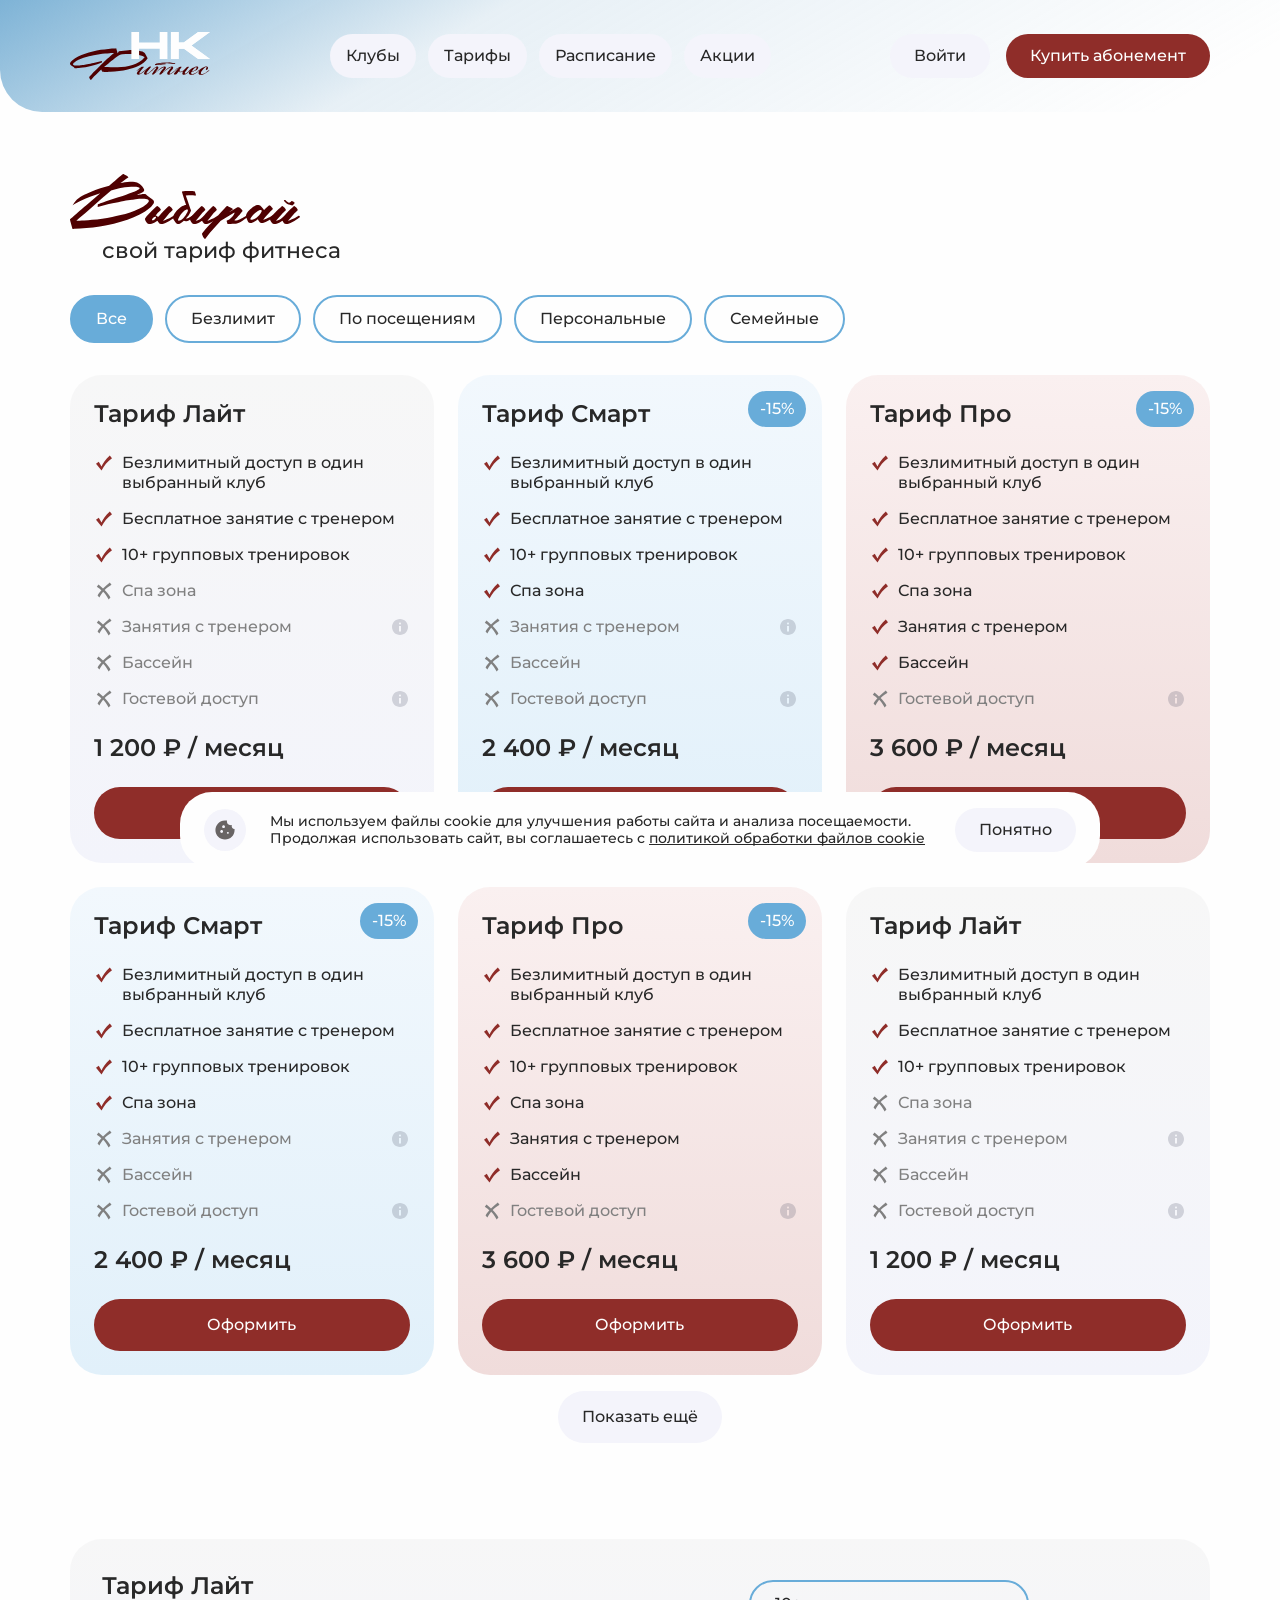
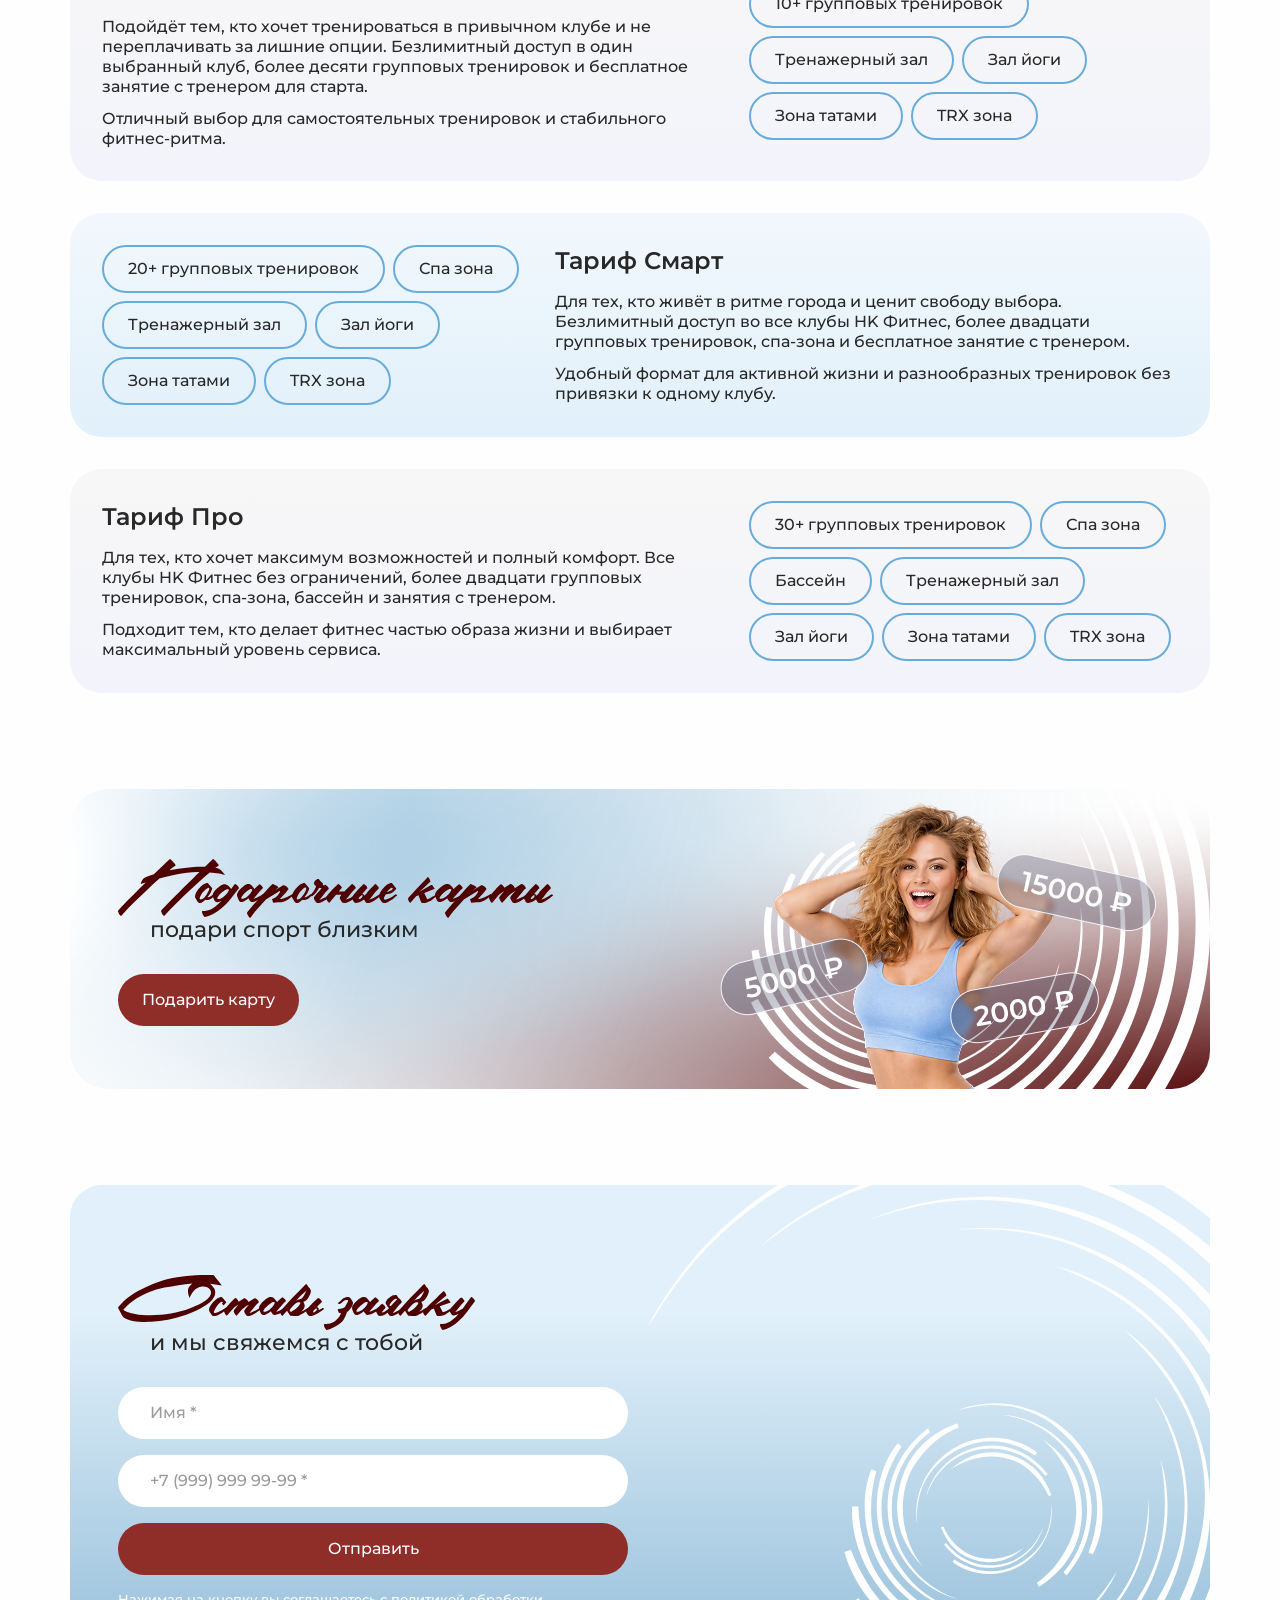
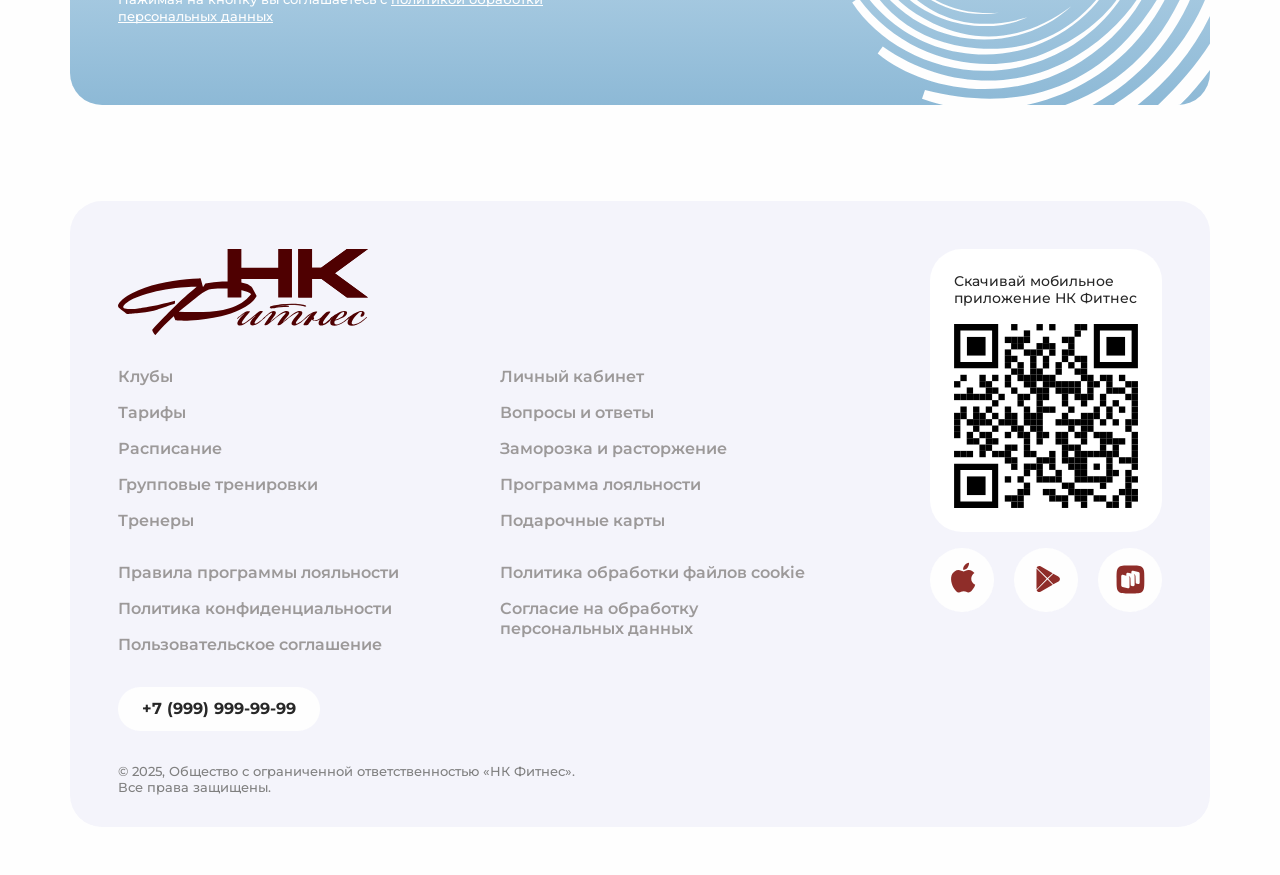
<file: tariffs.html>
<!doctype html>
<html lang="en">
  <head>
    <meta charset="UTF-8" />
    <meta name="viewport" content="width=device-width, initial-scale=1.0" />
    <title>Title</title>
    <link rel="shortcut icon" href="./favicon.ico" type="image/x-icon" />
    <link rel="stylesheet" href="./css/swiper-bundle.min.css" />
    <link rel="stylesheet" href="./css/index.css" />
    <script src="https://www.youtube.com/iframe_api" defer></script>
    <script src="./js/swiper-bundle.min.js" defer></script>
    <script src="./js/index.js" defer></script>
  </head>

  <body>
    <header class="header header_fullfilled">
      <div class="custom-container">
        <div class="header__wrapper">
          <div class="header__logo">
            <a class="header__logo-link" href="#">
              <img class="header__logo-link-image" src="./assets/logo-header.svg" alt="logo" />
            </a>
          </div>

          <nav class="header__nav">
            <ul class="header__nav-menu">
              <li class="header__nav-menu-item">
                <a class="header__nav-menu-item-link" href="#">Клубы</a>
              </li>
              <li class="header__nav-menu-item">
                <a class="header__nav-menu-item-link" href="#">Тарифы</a>
              </li>
              <li class="header__nav-menu-item">
                <a class="header__nav-menu-item-link" href="#">Расписание</a>
              </li>
              <li class="header__nav-menu-item">
                <a class="header__nav-menu-item-link" href="#">Акции</a>
              </li>
            </ul>
          </nav>

          <div class="header__controls">
            <button class="header__controls-profile"></button>
            <button class="header__controls-notifications is-notified"></button>
            <button class="header__controls-login">Войти</button>
            <button class="header__controls-buy">Купить абонемент</button>
            <button class="header__controls-menu"></button>
          </div>
        </div>
      </div>
    </header>

    <div class="mobile-menu">
      <div class="mobile-menu__body">
        <div class="mobile-menu__content">
          <nav class="mobile-menu__nav">
            <ul class="mobile-menu__nav-menu">
              <li class="mobile-menu__nav-menu-item">
                <a class="mobile-menu__nav-menu-item-link" href="#">О клубе</a>
              </li>
              <li class="mobile-menu__nav-menu-item">
                <a class="mobile-menu__nav-menu-item-link" href="#">Тарифы</a>
              </li>
              <li class="mobile-menu__nav-menu-item">
                <a class="mobile-menu__nav-menu-item-link" href="#">Расписание</a>
              </li>
              <li class="mobile-menu__nav-menu-item">
                <a class="mobile-menu__nav-menu-item-link" href="#">Групповые тренировки</a>
              </li>
              <li class="mobile-menu__nav-menu-item">
                <a class="mobile-menu__nav-menu-item-link" href="#">Тренеры</a>
              </li>
            </ul>

            <ul class="mobile-menu__nav-menu">
              <li class="mobile-menu__nav-menu-item">
                <a class="mobile-menu__nav-menu-item-link" href="#">Личный кабинет</a>
              </li>
              <li class="mobile-menu__nav-menu-item">
                <a class="mobile-menu__nav-menu-item-link" href="#">Вопросы и ответы</a>
              </li>
              <li class="mobile-menu__nav-menu-item">
                <a class="mobile-menu__nav-menu-item-link" href="#">Заморозка и расторжение</a>
              </li>
              <li class="mobile-menu__nav-menu-item">
                <a class="mobile-menu__nav-menu-item-link" href="#">Программа лояльности</a>
              </li>
              <li class="mobile-menu__nav-menu-item">
                <a class="mobile-menu__nav-menu-item-link" href="#">Подарочные карты</a>
              </li>
              <li class="mobile-menu__nav-menu-item">
                <a class="mobile-menu__nav-menu-item-link" href="#">Блог</a>
              </li>
            </ul>
          </nav>

          <div class="mobile-menu__download">
            <div class="mobile-menu__download-links">
              <a class="mobile-menu__download-link" href="#">
                <img
                  class="mobile-menu__download-link-logo"
                  src="./assets/google-play-download-logo-mob.svg"
                  alt=""
                />
              </a>
              <a class="mobile-menu__download-link" href="#">
                <img
                  class="mobile-menu__download-link-logo"
                  src="./assets/app-store-download-logo-mob.svg"
                  alt=""
                />
              </a>
              <a class="mobile-menu__download-link" href="#">
                <img
                  class="mobile-menu__download-link-logo"
                  src="./assets/app-gallery-download-logo-mob.svg"
                  alt=""
                />
              </a>
              <a class="mobile-menu__download-link" href="#">
                <img
                  class="mobile-menu__download-link-logo"
                  src="./assets/rustore-download-logo-mob.svg"
                  alt=""
                />
              </a>
            </div>
          </div>

          <div class="mobile-menu__subscription">
            <button class="mobile-menu__subscription-button">Купить абонемент</button>
          </div>
        </div>
      </div>
    </div>

    <div class="notifications">
      <div class="custom-container">
        <div class="notifications__body">
          <div class="notifications__content">
            <div class="notifications__empty">Тут пока пусто</div>

            <ul class="notifications__list">
              <li class="notifications__list-item notifications__list-item__new">
                <div class="notifications__list-item-title">Тренировка через 1 час</div>
                <div class="notifications__list-item-text">
                  Групповая тренировка Суставная гимнастика начнётся через 1 час
                </div>
                <div class="notifications__list-item-date">05 фев 17:00</div>
              </li>

              <li class="notifications__list-item notifications__list-item__new">
                <div class="notifications__list-item-title">Тренировка завтра в 18:00</div>
                <div class="notifications__list-item-text">
                  Групповая тренировка BUMS + ABS завтра в 18:00
                </div>
                <div class="notifications__list-item-date">04 фев 19:00</div>
              </li>

              <li class="notifications__list-item">
                <div class="notifications__list-item-title">Тренировка через 1 час</div>
                <div class="notifications__list-item-text">
                  Групповая тренировка Суставная гимнастика начнётся через 1 час
                </div>
                <div class="notifications__list-item-date">05 фев 17:00</div>
              </li>

              <li class="notifications__list-item">
                <div class="notifications__list-item-title">Тренировка завтра в 18:00</div>
                <div class="notifications__list-item-text">
                  Групповая тренировка BUMS + ABS завтра в 18:00
                </div>
                <div class="notifications__list-item-date">04 фев 19:00</div>
              </li>

              <li class="notifications__list-item">
                <div class="notifications__list-item-title">Тренировка через 1 час</div>
                <div class="notifications__list-item-text">
                  Групповая тренировка Суставная гимнастика начнётся через 1 час
                </div>
                <div class="notifications__list-item-date">05 фев 17:00</div>
              </li>
            </ul>
          </div>
        </div>
      </div>
    </div>

    <main class="main">
      <section class="tariffs">
        <div class="custom-container">
          <h2 class="tariffs__title">Выбирай</h2>

          <figure class="tariffs__heading">
            <img
              class="tariffs__heading-image"
              src="./assets/heading/heading-tariffs.svg"
              alt="heading"
            />
          </figure>

          <div class="tariffs__description">свой тариф фитнеса</div>

          <ul class="tariffs__menu">
            <li class="tariffs__menu-item">
              <button class="tariffs__menu-item-button active" data-target="all">Все</button>
            </li>
            <li class="tariffs__menu-item">
              <button class="tariffs__menu-item-button" data-target="bezlimit">Безлимит</button>
            </li>
            <li class="tariffs__menu-item">
              <button class="tariffs__menu-item-button" data-target="po-poseshcheniyam">
                По посещениям
              </button>
            </li>
            <li class="tariffs__menu-item">
              <button class="tariffs__menu-item-button" data-target="personalnye">
                Персональные
              </button>
            </li>
            <li class="tariffs__menu-item">
              <button class="tariffs__menu-item-button" data-target="semejnye">Семейные</button>
            </li>
          </ul>

          <div class="tariffs__cards">
            <div class="tariffs__card tariffs__card_light" data-card="bezlimit">
              <h3 class="tariffs__card-title">Тариф Лайт</h3>

              <ul class="tariffs__card-services">
                <li class="tariffs__card-services-item active">
                  <div class="tariffs__card-services-item-name">
                    Безлимитный доступ в один выбранный клуб
                  </div>
                </li>
                <li class="tariffs__card-services-item active">
                  <div class="tariffs__card-services-item-name">Бесплатное занятие с тренером</div>
                </li>
                <li class="tariffs__card-services-item active">
                  <div class="tariffs__card-services-item-name">10+ групповых тренировок</div>
                </li>
                <li class="tariffs__card-services-item">
                  <div class="tariffs__card-services-item-name">Спа зона</div>
                </li>
                <li class="tariffs__card-services-item">
                  <div class="tariffs__card-services-item-name">Занятия с тренером</div>
                  <div class="tariffs__card-services-item-info">
                    <button class="tariffs__card-services-item-info-button"></button>
                    <div class="tariffs__card-services-item-info-label">Занятия с тренером</div>
                  </div>
                </li>
                <li class="tariffs__card-services-item">
                  <div class="tariffs__card-services-item-name">Бассейн</div>
                </li>
                <li class="tariffs__card-services-item">
                  <div class="tariffs__card-services-item-name">Гостевой доступ</div>
                  <div class="tariffs__card-services-item-info">
                    <button class="tariffs__card-services-item-info-button"></button>
                    <div class="tariffs__card-services-item-info-label">Гостевой доступ</div>
                  </div>
                </li>
              </ul>

              <div class="tariffs__card-price">1 200 ₽ / месяц</div>

              <div class="tariffs__card-buy">
                <button class="tariffs__card-buy-button">Оформить</button>
              </div>
            </div>

            <div class="tariffs__card tariffs__card_smart" data-card="po-poseshcheniyam">
              <h3 class="tariffs__card-title">Тариф Смарт</h3>

              <div class="tariffs__card-discount">-15%</div>

              <ul class="tariffs__card-services">
                <li class="tariffs__card-services-item active">
                  <div class="tariffs__card-services-item-name">
                    Безлимитный доступ в один выбранный клуб
                  </div>
                </li>
                <li class="tariffs__card-services-item active">
                  <div class="tariffs__card-services-item-name">Бесплатное занятие с тренером</div>
                </li>
                <li class="tariffs__card-services-item active">
                  <div class="tariffs__card-services-item-name">10+ групповых тренировок</div>
                </li>
                <li class="tariffs__card-services-item active">
                  <div class="tariffs__card-services-item-name">Спа зона</div>
                </li>
                <li class="tariffs__card-services-item">
                  <div class="tariffs__card-services-item-name">Занятия с тренером</div>
                  <div class="tariffs__card-services-item-info">
                    <button class="tariffs__card-services-item-info-button"></button>
                    <div class="tariffs__card-services-item-info-label">Занятия с тренером</div>
                  </div>
                </li>
                <li class="tariffs__card-services-item">
                  <div class="tariffs__card-services-item-name">Бассейн</div>
                </li>
                <li class="tariffs__card-services-item">
                  <div class="tariffs__card-services-item-name">Гостевой доступ</div>
                  <div class="tariffs__card-services-item-info">
                    <button class="tariffs__card-services-item-info-button"></button>
                    <div class="tariffs__card-services-item-info-label">Гостевой доступ</div>
                  </div>
                </li>
              </ul>

              <div class="tariffs__card-price">2 400 ₽ / месяц</div>

              <div class="tariffs__card-buy">
                <button class="tariffs__card-buy-button">Оформить</button>
              </div>
            </div>

            <div class="tariffs__card tariffs__card_pro" data-card="personalnye">
              <h3 class="tariffs__card-title">Тариф Про</h3>

              <div class="tariffs__card-discount">-15%</div>

              <ul class="tariffs__card-services">
                <li class="tariffs__card-services-item active">
                  <div class="tariffs__card-services-item-name">
                    Безлимитный доступ в один выбранный клуб
                  </div>
                </li>
                <li class="tariffs__card-services-item active">
                  <div class="tariffs__card-services-item-name">Бесплатное занятие с тренером</div>
                </li>
                <li class="tariffs__card-services-item active">
                  <div class="tariffs__card-services-item-name">10+ групповых тренировок</div>
                </li>
                <li class="tariffs__card-services-item active">
                  <div class="tariffs__card-services-item-name">Спа зона</div>
                </li>
                <li class="tariffs__card-services-item active">
                  <div class="tariffs__card-services-item-name">Занятия с тренером</div>
                  <div class="tariffs__card-services-item-info active">
                    <button class="tariffs__card-services-item-info-button"></button>
                    <div class="tariffs__card-services-item-info-label">Занятия с тренером</div>
                  </div>
                </li>
                <li class="tariffs__card-services-item active">
                  <div class="tariffs__card-services-item-name">Бассейн</div>
                </li>
                <li class="tariffs__card-services-item">
                  <div class="tariffs__card-services-item-name">Гостевой доступ</div>
                  <div class="tariffs__card-services-item-info">
                    <button class="tariffs__card-services-item-info-button"></button>
                    <div class="tariffs__card-services-item-info-label">Гостевой доступ</div>
                  </div>
                </li>
              </ul>

              <div class="tariffs__card-price">3 600 ₽ / месяц</div>

              <div class="tariffs__card-buy">
                <button class="tariffs__card-buy-button">Оформить</button>
              </div>
            </div>

            <div class="tariffs__card tariffs__card_smart" data-card="semejnye">
              <h3 class="tariffs__card-title">Тариф Смарт</h3>

              <div class="tariffs__card-discount">-15%</div>

              <ul class="tariffs__card-services">
                <li class="tariffs__card-services-item active">
                  <div class="tariffs__card-services-item-name">
                    Безлимитный доступ в один выбранный клуб
                  </div>
                </li>
                <li class="tariffs__card-services-item active">
                  <div class="tariffs__card-services-item-name">Бесплатное занятие с тренером</div>
                </li>
                <li class="tariffs__card-services-item active">
                  <div class="tariffs__card-services-item-name">10+ групповых тренировок</div>
                </li>
                <li class="tariffs__card-services-item active">
                  <div class="tariffs__card-services-item-name">Спа зона</div>
                </li>
                <li class="tariffs__card-services-item">
                  <div class="tariffs__card-services-item-name">Занятия с тренером</div>
                  <div class="tariffs__card-services-item-info">
                    <button class="tariffs__card-services-item-info-button"></button>
                    <div class="tariffs__card-services-item-info-label">Занятия с тренером</div>
                  </div>
                </li>
                <li class="tariffs__card-services-item">
                  <div class="tariffs__card-services-item-name">Бассейн</div>
                </li>
                <li class="tariffs__card-services-item">
                  <div class="tariffs__card-services-item-name">Гостевой доступ</div>
                  <div class="tariffs__card-services-item-info">
                    <button class="tariffs__card-services-item-info-button"></button>
                    <div class="tariffs__card-services-item-info-label">Гостевой доступ</div>
                  </div>
                </li>
              </ul>

              <div class="tariffs__card-price">2 400 ₽ / месяц</div>

              <div class="tariffs__card-buy">
                <button class="tariffs__card-buy-button">Оформить</button>
              </div>
            </div>

            <div class="tariffs__card tariffs__card_pro" data-card="bezlimit">
              <h3 class="tariffs__card-title">Тариф Про</h3>

              <div class="tariffs__card-discount">-15%</div>

              <ul class="tariffs__card-services">
                <li class="tariffs__card-services-item active">
                  <div class="tariffs__card-services-item-name">
                    Безлимитный доступ в один выбранный клуб
                  </div>
                </li>
                <li class="tariffs__card-services-item active">
                  <div class="tariffs__card-services-item-name">Бесплатное занятие с тренером</div>
                </li>
                <li class="tariffs__card-services-item active">
                  <div class="tariffs__card-services-item-name">10+ групповых тренировок</div>
                </li>
                <li class="tariffs__card-services-item active">
                  <div class="tariffs__card-services-item-name">Спа зона</div>
                </li>
                <li class="tariffs__card-services-item active">
                  <div class="tariffs__card-services-item-name">Занятия с тренером</div>
                  <div class="tariffs__card-services-item-info active">
                    <button class="tariffs__card-services-item-info-button"></button>
                    <div class="tariffs__card-services-item-info-label">Занятия с тренером</div>
                  </div>
                </li>
                <li class="tariffs__card-services-item active">
                  <div class="tariffs__card-services-item-name">Бассейн</div>
                </li>
                <li class="tariffs__card-services-item">
                  <div class="tariffs__card-services-item-name">Гостевой доступ</div>
                  <div class="tariffs__card-services-item-info">
                    <button class="tariffs__card-services-item-info-button"></button>
                    <div class="tariffs__card-services-item-info-label">Гостевой доступ</div>
                  </div>
                </li>
              </ul>

              <div class="tariffs__card-price">3 600 ₽ / месяц</div>

              <div class="tariffs__card-buy">
                <button class="tariffs__card-buy-button">Оформить</button>
              </div>
            </div>

            <div class="tariffs__card tariffs__card_light" data-card="po-poseshcheniyam">
              <h3 class="tariffs__card-title">Тариф Лайт</h3>

              <ul class="tariffs__card-services">
                <li class="tariffs__card-services-item active">
                  <div class="tariffs__card-services-item-name">
                    Безлимитный доступ в один выбранный клуб
                  </div>
                </li>
                <li class="tariffs__card-services-item active">
                  <div class="tariffs__card-services-item-name">Бесплатное занятие с тренером</div>
                </li>
                <li class="tariffs__card-services-item active">
                  <div class="tariffs__card-services-item-name">10+ групповых тренировок</div>
                </li>
                <li class="tariffs__card-services-item">
                  <div class="tariffs__card-services-item-name">Спа зона</div>
                </li>
                <li class="tariffs__card-services-item">
                  <div class="tariffs__card-services-item-name">Занятия с тренером</div>
                  <div class="tariffs__card-services-item-info">
                    <button class="tariffs__card-services-item-info-button"></button>
                    <div class="tariffs__card-services-item-info-label">Занятия с тренером</div>
                  </div>
                </li>
                <li class="tariffs__card-services-item">
                  <div class="tariffs__card-services-item-name">Бассейн</div>
                </li>
                <li class="tariffs__card-services-item">
                  <div class="tariffs__card-services-item-name">Гостевой доступ</div>
                  <div class="tariffs__card-services-item-info">
                    <button class="tariffs__card-services-item-info-button"></button>
                    <div class="tariffs__card-services-item-info-label">Гостевой доступ</div>
                  </div>
                </li>
              </ul>

              <div class="tariffs__card-price">1 200 ₽ / месяц</div>

              <div class="tariffs__card-buy">
                <button class="tariffs__card-buy-button">Оформить</button>
              </div>
            </div>
          </div>

          <div class="tariffs__more">
            <button class="tariffs__more-button">Показать ещё</button>
          </div>
        </div>
      </section>

      <section class="tariffs-details">
        <div class="custom-container">
          <div class="tariffs-details__wrapper">
            <div class="tariffs-details__item">
              <div class="tariffs-details__item-info">
                <div class="tariffs-details__item-info-title">Тариф Лайт</div>
                <div class="tariffs-details__item-info-content">
                  <p class="tariffs-details__item-info-content-paragraph">
                    Подойдёт тем, кто хочет тренироваться в привычном клубе и не переплачивать за
                    лишние опции. Безлимитный доступ в один выбранный клуб, более десяти групповых
                    тренировок и бесплатное занятие с тренером для старта.
                  </p>
                  <p class="tariffs-details__item-info-content-paragraph">
                    Отличный выбор для самостоятельных тренировок и стабильного фитнес-ритма.
                  </p>
                </div>
              </div>

              <div class="tariffs-details__item-tags">
                <div class="tariffs-details__item-tags-item">10+ групповых тренировок</div>
                <div class="tariffs-details__item-tags-item">Тренажерный зал</div>
                <div class="tariffs-details__item-tags-item">Зал йоги</div>
                <div class="tariffs-details__item-tags-item">Зона татами</div>
                <div class="tariffs-details__item-tags-item">TRX зона</div>
              </div>
            </div>

            <div class="tariffs-details__item">
              <div class="tariffs-details__item-info">
                <div class="tariffs-details__item-info-title">Тариф Смарт</div>
                <div class="tariffs-details__item-info-content">
                  <p class="tariffs-details__item-info-content-paragraph">
                    Для тех, кто живёт в ритме города и ценит свободу выбора. Безлимитный доступ во
                    все клубы HK Фитнес, более двадцати групповых тренировок, спа-зона и бесплатное
                    занятие с тренером.
                  </p>
                  <p class="tariffs-details__item-info-content-paragraph">
                    Удобный формат для активной жизни и разнообразных тренировок без привязки к
                    одному клубу.
                  </p>
                </div>
              </div>

              <div class="tariffs-details__item-tags">
                <div class="tariffs-details__item-tags-item">20+ групповых тренировок</div>
                <div class="tariffs-details__item-tags-item">Спа зона</div>
                <div class="tariffs-details__item-tags-item">Тренажерный зал</div>
                <div class="tariffs-details__item-tags-item">Зал йоги</div>
                <div class="tariffs-details__item-tags-item">Зона татами</div>
                <div class="tariffs-details__item-tags-item">TRX зона</div>
              </div>
            </div>

            <div class="tariffs-details__item">
              <div class="tariffs-details__item-info">
                <div class="tariffs-details__item-info-title">Тариф Про</div>
                <div class="tariffs-details__item-info-content">
                  <p class="tariffs-details__item-info-content-paragraph">
                    Для тех, кто хочет максимум возможностей и полный комфорт. Все клубы HK Фитнес
                    без ограничений, более двадцати групповых тренировок, спа-зона, бассейн и
                    занятия с тренером.
                  </p>
                  <p class="tariffs-details__item-info-content-paragraph">
                    Подходит тем, кто делает фитнес частью образа жизни и выбирает максимальный
                    уровень сервиса.
                  </p>
                </div>
              </div>

              <div class="tariffs-details__item-tags">
                <div class="tariffs-details__item-tags-item">30+ групповых тренировок</div>
                <div class="tariffs-details__item-tags-item">Спа зона</div>
                <div class="tariffs-details__item-tags-item">Бассейн</div>
                <div class="tariffs-details__item-tags-item">Тренажерный зал</div>
                <div class="tariffs-details__item-tags-item">Зал йоги</div>
                <div class="tariffs-details__item-tags-item">Зона татами</div>
                <div class="tariffs-details__item-tags-item">TRX зона</div>
              </div>
            </div>
          </div>
        </div>
      </section>

      <section class="gift-cards">
        <div class="custom-container">
          <div class="gift-cards__wrapper">
            <div class="gift-cards__info">
              <h2 class="gift-cards__info-title">Подарочные карты</h2>

              <figure class="gift-cards__info-heading">
                <img
                  class="gift-cards__info-heading-image"
                  src="./assets/heading/heading-gift-cards.svg"
                  alt="heading"
                />
              </figure>

              <div class="gift-cards__info-description">подари спорт близким</div>

              <div class="gift-cards__info-give">
                <button class="gift-cards__info-give-button">Подарить карту</button>
              </div>
            </div>

            <figure class="gift-cards__figure">
              <img
                class="gift-cards__figure-image gift-cards__figure-image_desktop"
                src="./assets/gift-cards-image.png"
                alt="gift"
              />
              <img
                class="gift-cards__figure-image gift-cards__figure-image_mobile"
                src="./assets/gift-cards-image-mob.png"
                alt="gift"
              />
            </figure>
          </div>
        </div>
      </section>

      <section class="callback">
        <div class="custom-container">
          <div class="callback__wrapper">
            <h2 class="callback__title">Оставь заявку</h2>

            <figure class="callback__heading">
              <img
                class="callback__heading-image"
                src="./assets/heading/heading-callback.svg"
                alt="heading"
              />
            </figure>

            <div class="callback__description">и мы свяжемся с тобой</div>

            <form class="callback__form">
              <input
                class="callback__form-input"
                type="text"
                name="name"
                placeholder="Имя *"
                required
              />
              <input
                class="callback__form-input"
                type="tel"
                name="phone"
                placeholder="+7 (999) 999 99-99 *"
                required
              />
              <button class="callback__form-submit">Отправить</button>
              <div class="callback__form-disclaimer">
                Нажимая на кнопку вы соглашаетесь с
                <a class="callback__form-disclaimer-link" href="#">
                  политикой обработки персональных данных
                </a>
              </div>
            </form>
          </div>
        </div>
      </section>
    </main>

    <footer class="footer">
      <div class="custom-container">
        <div class="footer__wrapper">
          <div class="footer__main">
            <figure class="footer__main-logo">
              <a class="footer__main-logo-link" href="#">
                <img
                  class="footer__main-logo-link-image"
                  src="./assets/logo-footer.svg"
                  alt="logo"
                />
              </a>
            </figure>

            <nav class="footer__main-nav">
              <ul class="footer__main-nav-menu">
                <li class="footer__main-nav-menu-item">
                  <a class="footer__main-nav-menu-item-link" href="#">Клубы</a>
                </li>
                <li class="footer__main-nav-menu-item">
                  <a class="footer__main-nav-menu-item-link" href="#">Тарифы</a>
                </li>
                <li class="footer__main-nav-menu-item">
                  <a class="footer__main-nav-menu-item-link" href="#">Расписание</a>
                </li>
                <li class="footer__main-nav-menu-item">
                  <a class="footer__main-nav-menu-item-link" href="#">Групповые тренировки</a>
                </li>
                <li class="footer__main-nav-menu-item">
                  <a class="footer__main-nav-menu-item-link" href="#">Тренеры</a>
                </li>
              </ul>

              <ul class="footer__main-nav-menu">
                <li class="footer__main-nav-menu-item">
                  <a class="footer__main-nav-menu-item-link" href="#">Личный кабинет</a>
                </li>
                <li class="footer__main-nav-menu-item">
                  <a class="footer__main-nav-menu-item-link" href="#">Вопросы и ответы</a>
                </li>
                <li class="footer__main-nav-menu-item">
                  <a class="footer__main-nav-menu-item-link" href="#">Заморозка и расторжение</a>
                </li>
                <li class="footer__main-nav-menu-item">
                  <a class="footer__main-nav-menu-item-link" href="#">Программа лояльности</a>
                </li>
                <li class="footer__main-nav-menu-item">
                  <a class="footer__main-nav-menu-item-link" href="#">Подарочные карты</a>
                </li>
              </ul>

              <ul class="footer__main-nav-menu">
                <li class="footer__main-nav-menu-item">
                  <a class="footer__main-nav-menu-item-link" href="#"
                    >Правила программы лояльности</a
                  >
                </li>
                <li class="footer__main-nav-menu-item">
                  <a class="footer__main-nav-menu-item-link" href="#"
                    >Политика конфиденциальности</a
                  >
                </li>
                <li class="footer__main-nav-menu-item">
                  <a class="footer__main-nav-menu-item-link" href="#"
                    >Пользовательское соглашение</a
                  >
                </li>
              </ul>

              <ul class="footer__main-nav-menu">
                <li class="footer__main-nav-menu-item">
                  <a class="footer__main-nav-menu-item-link" href="#"
                    >Политика обработки файлов cookie</a
                  >
                </li>
                <li class="footer__main-nav-menu-item">
                  <a class="footer__main-nav-menu-item-link" href="#"
                    >Согласие на обработку персональных данных</a
                  >
                </li>
              </ul>
            </nav>

            <div class="footer__main-phone">
              <a class="footer__main-phone-link" href="tel:+79999999999">+7 (999) 999-99-99</a>
            </div>
          </div>

          <div class="footer__app">
            <div class="footer__app-download">
              <div class="footer__app-download-title">Скачивай мобильное приложение НК Фитнес</div>

              <figure class="footer__app-download-qr">
                <img
                  class="footer__app-download-qr-image"
                  src="./assets/app-qr-code.svg"
                  alt="qr"
                />
              </figure>
            </div>

            <div class="footer__app-store">
              <a class="footer__app-store-link" href="#">
                <img
                  class="footer__app-store-link-icon"
                  src="./assets/app-store-logo.svg"
                  alt="app-store-logo"
                />
              </a>
              <a class="footer__app-store-link" href="#">
                <img
                  class="footer__app-store-link-icon"
                  src="./assets/google-play-logo.svg"
                  alt="google-play-logo"
                />
              </a>
              <a class="footer__app-store-link" href="#">
                <img
                  class="footer__app-store-link-icon"
                  src="./assets/ru-store-logo.svg"
                  alt="ru-store-logo"
                />
              </a>
            </div>
          </div>

          <div class="footer__copyright">
            <div class="footer__copyright-content">
              © 2025, Общество с ограниченной ответственностью «НК Фитнес». Все права защищены.
            </div>
          </div>
        </div>
      </div>
    </footer>

    <div class="cookies active">
      <figure class="cookies__icon">
        <img class="cookies__icon-image" src="./assets/cookies.svg" alt="cookies" />
      </figure>
      <div class="cookies__message">
        Мы используем файлы cookie для улучшения работы сайта и анализа посещаемости. Продолжая
        использовать сайт, вы соглашаетесь с
        <a class="cookies__message-link" href="#">политикой обработки файлов cookie</a>
      </div>
      <div class="cookies__agree">
        <button class="cookies__agree-button">Понятно</button>
      </div>
    </div>

    <div class="loader">
      <div class="loader__main">
        <svg
          class="loader__main-layer loader__main-layer_outer"
          viewBox="0 0 200 186"
          fill="none"
          xmlns="http://www.w3.org/2000/svg"
        >
          <path
            d="M21.9347 37.778C0.688695 70.8767 -2.49113 105.113 17.5709 139.151C37.6026 173.147 69.0466 187.191 108.109 184.972C64.8949 191.45 25.7894 166.533 9.21711 132.022C-7.76408 96.6708 0.677655 56.17 18.6566 35.2195C19.7309 36.0613 20.8166 36.9033 21.9347 37.778ZM108.224 184.967C108.186 184.969 108.147 184.97 108.109 184.972C108.147 184.966 108.186 184.961 108.224 184.956V184.967ZM72.013 172.851V172.862C71.978 172.851 71.9432 172.838 71.9081 172.826C71.9431 172.834 71.978 172.843 72.013 172.851ZM47.3025 25.3122C-7.14324 66.6883 5.61949 150.587 71.9081 172.826C38.0986 165.139 3.31637 127.498 10.413 78.1694C11.1696 72.9532 15.2581 56.5407 25.289 42.4027C32.3489 32.4635 41.2727 25.2797 41.9089 24.7655C43.334 23.6393 44.5509 22.7427 45.4279 22.1194C45.998 23.0816 46.6668 24.2189 47.3025 25.3122ZM146.364 31.4469C169.824 46.8208 182.235 68.5149 181.709 96.5071C181.171 124.893 167.884 146.434 143.721 161.873H143.711C142.527 159.807 141.77 158.483 141.77 158.483L145.454 155.684C166.536 139.674 173.843 114.849 173.88 114.724C183.035 83.4296 168.432 51.0735 149.707 34.2563C148.37 33.0537 147.197 32.1028 146.364 31.4469ZM109.967 10.1897C144.653 10.4959 186.74 39.9425 190.281 89.7051C190.654 94.9536 190.149 111.859 183.341 127.801C178.551 139.008 171.361 147.919 170.844 148.555C169.693 149.965 168.695 151.092 167.971 151.89C167.226 151.07 166.327 150.097 165.472 149.167C209.916 97.1852 179.559 17.8438 109.967 10.1897ZM154.433 87.9346C158.247 113.018 143.721 135.718 123.594 145.329C102.994 155.17 79.3909 150.283 67.1782 139.862C67.6715 139.239 68.1654 138.605 68.6696 137.959C87.9532 150.283 107.906 152.12 127.738 140.496C147.559 128.873 155.749 110.623 154.433 87.9453V87.9346ZM147.394 108.928C142.954 128.545 121.006 148.752 92.2291 144.629C89.1925 144.192 79.6328 141.819 71.3889 136.002C65.5895 131.913 61.4007 126.741 61.1047 126.369C60.4473 125.549 59.9216 124.838 59.5598 124.335C60.1188 124.008 60.7763 123.624 61.412 123.253C85.5304 154.831 134.458 147.407 147.383 108.928H147.394ZM72.4295 21.2012L68.2306 23.1584C44.2242 34.3456 31.8165 57.047 31.7468 57.175C16.1575 85.8343 23.5575 120.541 38.2807 140.934C39.344 142.399 40.2753 143.569 40.955 144.389C21.2875 124.412 13.7785 100.574 20.2357 73.3364C26.7908 45.7085 44.3602 27.4701 71.2465 17.4862C71.9695 19.748 72.4295 21.2012 72.4295 21.2012ZM60.1733 111.115C66.7072 125.068 79.9944 132.263 79.9944 132.263C96.6797 141.305 116.906 137.019 128.79 128.48C129.645 127.868 130.336 127.32 130.807 126.927C119.165 138.32 105.275 142.683 89.4006 138.933C73.296 135.138 62.6615 124.958 56.8512 109.366H56.863C58.1823 108.942 59.0243 108.68 59.033 108.677L60.1733 111.115ZM72.013 6.01349C112.905 -9.52443 156.471 6.57081 180.02 36.8265C204.127 67.782 204.478 109.158 191.366 133.433C190.128 132.831 188.889 132.23 187.617 131.617C201.343 94.779 197.177 60.642 170.339 31.6219C143.524 2.61277 109.769 -4.45082 72.013 6.01349ZM73.2635 36.9462C98.4012 24.9295 127.189 30.9111 142.088 43.6169C141.485 44.3822 140.882 45.1478 140.268 45.9351C116.742 30.9112 92.4043 28.6693 68.2092 42.8512C44.025 57.0332 34.0379 79.2958 35.6384 106.96C30.9793 76.3763 48.7176 48.6789 73.2635 36.9462ZM64.4706 59.3949C78.6786 45.4863 95.6274 40.1727 114.988 44.7433C134.633 49.3796 147.602 61.8006 154.695 80.8155L154.684 80.8272C153.073 81.3301 152.042 81.658 152.042 81.658L150.65 78.6841C142.68 61.67 126.466 52.8888 126.466 52.8888C106.097 41.8561 81.4195 47.0943 66.9266 57.5039C65.8852 58.2473 65.0517 58.9139 64.4706 59.3949ZM44.2438 81.3515C49.6705 57.4159 76.4533 32.7588 111.556 37.7887C115.262 38.3135 126.926 41.2115 136.979 48.3078C144.05 53.3048 149.159 59.614 149.521 60.0623C150.321 61.0572 150.968 61.9208 151.406 62.5439C150.716 62.9484 149.916 63.4188 149.138 63.867C119.703 25.3448 60.0195 34.4098 44.2438 81.3515ZM71.2465 17.4862L71.2454 17.483H71.2571C71.2538 17.4842 71.2498 17.485 71.2465 17.4862Z"
            fill="#FEFEFE"
          />
        </svg>

        <svg
          class="loader__main-layer loader__main-layer_mid"
          viewBox="0 0 200 186"
          fill="none"
          xmlns="http://www.w3.org/2000/svg"
        >
          <path
            d="M21.9347 37.778C0.688695 70.8767 -2.49113 105.113 17.5709 139.151C37.6026 173.147 69.0466 187.191 108.109 184.972C64.8949 191.45 25.7894 166.533 9.21711 132.022C-7.76408 96.6708 0.677655 56.17 18.6566 35.2195C19.7309 36.0613 20.8166 36.9033 21.9347 37.778ZM108.224 184.967C108.186 184.969 108.147 184.97 108.109 184.972C108.147 184.966 108.186 184.961 108.224 184.956V184.967ZM72.013 172.851V172.862C71.978 172.851 71.9432 172.838 71.9081 172.826C71.9431 172.834 71.978 172.843 72.013 172.851ZM47.3025 25.3122C-7.14324 66.6883 5.61949 150.587 71.9081 172.826C38.0986 165.139 3.31637 127.498 10.413 78.1694C11.1696 72.9532 15.2581 56.5407 25.289 42.4027C32.3489 32.4635 41.2727 25.2797 41.9089 24.7655C43.334 23.6393 44.5509 22.7427 45.4279 22.1194C45.998 23.0816 46.6668 24.2189 47.3025 25.3122ZM146.364 31.4469C169.824 46.8208 182.235 68.5149 181.709 96.5071C181.171 124.893 167.884 146.434 143.721 161.873H143.711C142.527 159.807 141.77 158.483 141.77 158.483L145.454 155.684C166.536 139.674 173.843 114.849 173.88 114.724C183.035 83.4296 168.432 51.0735 149.707 34.2563C148.37 33.0537 147.197 32.1028 146.364 31.4469ZM109.967 10.1897C144.653 10.4959 186.74 39.9425 190.281 89.7051C190.654 94.9536 190.149 111.859 183.341 127.801C178.551 139.008 171.361 147.919 170.844 148.555C169.693 149.965 168.695 151.092 167.971 151.89C167.226 151.07 166.327 150.097 165.472 149.167C209.916 97.1852 179.559 17.8438 109.967 10.1897ZM154.433 87.9346C158.247 113.018 143.721 135.718 123.594 145.329C102.994 155.17 79.3909 150.283 67.1782 139.862C67.6715 139.239 68.1654 138.605 68.6696 137.959C87.9532 150.283 107.906 152.12 127.738 140.496C147.559 128.873 155.749 110.623 154.433 87.9453V87.9346ZM147.394 108.928C142.954 128.545 121.006 148.752 92.2291 144.629C89.1925 144.192 79.6328 141.819 71.3889 136.002C65.5895 131.913 61.4007 126.741 61.1047 126.369C60.4473 125.549 59.9216 124.838 59.5598 124.335C60.1188 124.008 60.7763 123.624 61.412 123.253C85.5304 154.831 134.458 147.407 147.383 108.928H147.394ZM72.4295 21.2012L68.2306 23.1584C44.2242 34.3456 31.8165 57.047 31.7468 57.175C16.1575 85.8343 23.5575 120.541 38.2807 140.934C39.344 142.399 40.2753 143.569 40.955 144.389C21.2875 124.412 13.7785 100.574 20.2357 73.3364C26.7908 45.7085 44.3602 27.4701 71.2465 17.4862C71.9695 19.748 72.4295 21.2012 72.4295 21.2012ZM60.1733 111.115C66.7072 125.068 79.9944 132.263 79.9944 132.263C96.6797 141.305 116.906 137.019 128.79 128.48C129.645 127.868 130.336 127.32 130.807 126.927C119.165 138.32 105.275 142.683 89.4006 138.933C73.296 135.138 62.6615 124.958 56.8512 109.366H56.863C58.1823 108.942 59.0243 108.68 59.033 108.677L60.1733 111.115ZM72.013 6.01349C112.905 -9.52443 156.471 6.57081 180.02 36.8265C204.127 67.782 204.478 109.158 191.366 133.433C190.128 132.831 188.889 132.23 187.617 131.617C201.343 94.779 197.177 60.642 170.339 31.6219C143.524 2.61277 109.769 -4.45082 72.013 6.01349ZM73.2635 36.9462C98.4012 24.9295 127.189 30.9111 142.088 43.6169C141.485 44.3822 140.882 45.1478 140.268 45.9351C116.742 30.9112 92.4043 28.6693 68.2092 42.8512C44.025 57.0332 34.0379 79.2958 35.6384 106.96C30.9793 76.3763 48.7176 48.6789 73.2635 36.9462ZM64.4706 59.3949C78.6786 45.4863 95.6274 40.1727 114.988 44.7433C134.633 49.3796 147.602 61.8006 154.695 80.8155L154.684 80.8272C153.073 81.3301 152.042 81.658 152.042 81.658L150.65 78.6841C142.68 61.67 126.466 52.8888 126.466 52.8888C106.097 41.8561 81.4195 47.0943 66.9266 57.5039C65.8852 58.2473 65.0517 58.9139 64.4706 59.3949ZM44.2438 81.3515C49.6705 57.4159 76.4533 32.7588 111.556 37.7887C115.262 38.3135 126.926 41.2115 136.979 48.3078C144.05 53.3048 149.159 59.614 149.521 60.0623C150.321 61.0572 150.968 61.9208 151.406 62.5439C150.716 62.9484 149.916 63.4188 149.138 63.867C119.703 25.3448 60.0195 34.4098 44.2438 81.3515ZM71.2465 17.4862L71.2454 17.483H71.2571C71.2538 17.4842 71.2498 17.485 71.2465 17.4862Z"
            fill="#FEFEFE"
          />
        </svg>

        <svg
          class="loader__main-layer loader__main-layer_inner"
          viewBox="0 0 200 186"
          fill="none"
          xmlns="http://www.w3.org/2000/svg"
        >
          <path
            d="M21.9347 37.778C0.688695 70.8767 -2.49113 105.113 17.5709 139.151C37.6026 173.147 69.0466 187.191 108.109 184.972C64.8949 191.45 25.7894 166.533 9.21711 132.022C-7.76408 96.6708 0.677655 56.17 18.6566 35.2195C19.7309 36.0613 20.8166 36.9033 21.9347 37.778ZM108.224 184.967C108.186 184.969 108.147 184.97 108.109 184.972C108.147 184.966 108.186 184.961 108.224 184.956V184.967ZM72.013 172.851V172.862C71.978 172.851 71.9432 172.838 71.9081 172.826C71.9431 172.834 71.978 172.843 72.013 172.851ZM47.3025 25.3122C-7.14324 66.6883 5.61949 150.587 71.9081 172.826C38.0986 165.139 3.31637 127.498 10.413 78.1694C11.1696 72.9532 15.2581 56.5407 25.289 42.4027C32.3489 32.4635 41.2727 25.2797 41.9089 24.7655C43.334 23.6393 44.5509 22.7427 45.4279 22.1194C45.998 23.0816 46.6668 24.2189 47.3025 25.3122ZM146.364 31.4469C169.824 46.8208 182.235 68.5149 181.709 96.5071C181.171 124.893 167.884 146.434 143.721 161.873H143.711C142.527 159.807 141.77 158.483 141.77 158.483L145.454 155.684C166.536 139.674 173.843 114.849 173.88 114.724C183.035 83.4296 168.432 51.0735 149.707 34.2563C148.37 33.0537 147.197 32.1028 146.364 31.4469ZM109.967 10.1897C144.653 10.4959 186.74 39.9425 190.281 89.7051C190.654 94.9536 190.149 111.859 183.341 127.801C178.551 139.008 171.361 147.919 170.844 148.555C169.693 149.965 168.695 151.092 167.971 151.89C167.226 151.07 166.327 150.097 165.472 149.167C209.916 97.1852 179.559 17.8438 109.967 10.1897ZM154.433 87.9346C158.247 113.018 143.721 135.718 123.594 145.329C102.994 155.17 79.3909 150.283 67.1782 139.862C67.6715 139.239 68.1654 138.605 68.6696 137.959C87.9532 150.283 107.906 152.12 127.738 140.496C147.559 128.873 155.749 110.623 154.433 87.9453V87.9346ZM147.394 108.928C142.954 128.545 121.006 148.752 92.2291 144.629C89.1925 144.192 79.6328 141.819 71.3889 136.002C65.5895 131.913 61.4007 126.741 61.1047 126.369C60.4473 125.549 59.9216 124.838 59.5598 124.335C60.1188 124.008 60.7763 123.624 61.412 123.253C85.5304 154.831 134.458 147.407 147.383 108.928H147.394ZM72.4295 21.2012L68.2306 23.1584C44.2242 34.3456 31.8165 57.047 31.7468 57.175C16.1575 85.8343 23.5575 120.541 38.2807 140.934C39.344 142.399 40.2753 143.569 40.955 144.389C21.2875 124.412 13.7785 100.574 20.2357 73.3364C26.7908 45.7085 44.3602 27.4701 71.2465 17.4862C71.9695 19.748 72.4295 21.2012 72.4295 21.2012ZM60.1733 111.115C66.7072 125.068 79.9944 132.263 79.9944 132.263C96.6797 141.305 116.906 137.019 128.79 128.48C129.645 127.868 130.336 127.32 130.807 126.927C119.165 138.32 105.275 142.683 89.4006 138.933C73.296 135.138 62.6615 124.958 56.8512 109.366H56.863C58.1823 108.942 59.0243 108.68 59.033 108.677L60.1733 111.115ZM72.013 6.01349C112.905 -9.52443 156.471 6.57081 180.02 36.8265C204.127 67.782 204.478 109.158 191.366 133.433C190.128 132.831 188.889 132.23 187.617 131.617C201.343 94.779 197.177 60.642 170.339 31.6219C143.524 2.61277 109.769 -4.45082 72.013 6.01349ZM73.2635 36.9462C98.4012 24.9295 127.189 30.9111 142.088 43.6169C141.485 44.3822 140.882 45.1478 140.268 45.9351C116.742 30.9112 92.4043 28.6693 68.2092 42.8512C44.025 57.0332 34.0379 79.2958 35.6384 106.96C30.9793 76.3763 48.7176 48.6789 73.2635 36.9462ZM64.4706 59.3949C78.6786 45.4863 95.6274 40.1727 114.988 44.7433C134.633 49.3796 147.602 61.8006 154.695 80.8155L154.684 80.8272C153.073 81.3301 152.042 81.658 152.042 81.658L150.65 78.6841C142.68 61.67 126.466 52.8888 126.466 52.8888C106.097 41.8561 81.4195 47.0943 66.9266 57.5039C65.8852 58.2473 65.0517 58.9139 64.4706 59.3949ZM44.2438 81.3515C49.6705 57.4159 76.4533 32.7588 111.556 37.7887C115.262 38.3135 126.926 41.2115 136.979 48.3078C144.05 53.3048 149.159 59.614 149.521 60.0623C150.321 61.0572 150.968 61.9208 151.406 62.5439C150.716 62.9484 149.916 63.4188 149.138 63.867C119.703 25.3448 60.0195 34.4098 44.2438 81.3515ZM71.2465 17.4862L71.2454 17.483H71.2571C71.2538 17.4842 71.2498 17.485 71.2465 17.4862Z"
            fill="#FEFEFE"
          />
        </svg>
      </div>
    </div>
  </body>
</html>
</file>
<file: css/index.css>
@import url("https://fonts.googleapis.com/css2?family=Montserrat:wght@100..900&display=swap");
@font-face {
  font-family: "Christopher";
  src: url("../fonts/christopher.otf") format("opentype");
  font-weight: normal;
  font-style: normal;
}
html {
  font-size: 16px;
  font-family: "Montserrat", sans-serif;
  font-weight: 400;
  font-style: normal;
  scroll-behavior: smooth;
}

body {
  position: relative;
  margin: 0;
  overflow-y: scroll;
  color: #282828;
  background-color: #fefefe;
}

a,
button,
input,
textarea {
  font-family: "Montserrat", sans-serif;
  text-decoration: none;
}

.custom-container {
  max-width: 1164px;
  width: 100%;
  margin: 0 auto;
  padding: 0 12px;
  -webkit-box-sizing: border-box;
          box-sizing: border-box;
}

.custom-select {
  position: relative;
  display: block;
  width: 100%;
}
.custom-select__header {
  display: -webkit-box;
  display: -ms-flexbox;
  display: flex;
  -webkit-box-align: center;
      -ms-flex-align: center;
          align-items: center;
  -webkit-box-pack: justify;
      -ms-flex-pack: justify;
          justify-content: space-between;
  gap: 24px;
  padding: 16px 24px;
  font-weight: 500;
  font-size: 16px;
  line-height: 125%;
  color: #282828;
  border: none;
  border-radius: 32px;
  background: #f4f4fb;
  cursor: pointer;
}
.custom-select__header::after {
  content: "";
  display: block;
  -webkit-box-flex: 0;
      -ms-flex: 0 0 auto;
          flex: 0 0 auto;
  width: 20px;
  height: 20px;
  background: url(../assets/dropdown.svg) center/cover no-repeat;
  -webkit-transition: -webkit-transform ease-out 0.2s;
  transition: -webkit-transform ease-out 0.2s;
  transition: transform ease-out 0.2s;
  transition: transform ease-out 0.2s, -webkit-transform ease-out 0.2s;
}
.custom-select.open .custom-select__header::after {
  -webkit-transform: rotate(180deg);
          transform: rotate(180deg);
}
.custom-select__options {
  position: absolute;
  top: calc(100% + 8px);
  left: 0;
  right: 0;
  z-index: 100;
  max-height: 208px;
  background-color: #f4f4fb;
  border-radius: 32px;
  overflow: auto;
  display: none;
}
.custom-select.open .custom-select__options {
  display: block;
}
.custom-select__option {
  display: block;
  padding: 16px 32px;
  font-weight: 500;
  font-size: 16px;
  line-height: 125%;
  color: #282828;
  border-radius: 32px;
  background-color: #f4f4fb;
  cursor: pointer;
}
.custom-select__option:hover {
  background: #f2f2f2;
}

.header {
  position: absolute;
  top: 32px;
  left: 0;
  right: 0;
  z-index: 999;
  max-width: 100%;
  overflow: hidden;
}
@media (max-width: 1024px) {
  .header {
    top: 0;
    padding: 12px;
    border-radius: 0 0 32px 32px;
    background: -webkit-gradient(linear, left top, left bottom, from(#f2f8fd), to(#e1f0fa));
    background: linear-gradient(180deg, #f2f8fd 0%, #e1f0fa 100%);
  }
}
.header.header.hidden {
  position: fixed;
  background: -webkit-gradient(linear, left top, left bottom, from(rgba(242, 248, 253, 0)), to(rgba(225, 240, 250, 0)));
  background: linear-gradient(180deg, rgba(242, 248, 253, 0) 0%, rgba(225, 240, 250, 0) 100%);
}
.header.header.active {
  position: fixed;
  background: -webkit-gradient(linear, left top, left bottom, from(rgba(242, 248, 253, 0)), to(rgba(225, 240, 250, 0)));
  background: linear-gradient(180deg, rgba(242, 248, 253, 0) 0%, rgba(225, 240, 250, 0) 100%);
}
.header_fullfilled {
  top: 0;
  padding: 32px 0;
  border-radius: 0 0 42px 42px;
  background: linear-gradient(330deg, rgba(255, 255, 255, 0) 8%, rgba(141, 185, 214, 0.2) 65%, #7eb3d6 100%);
}
@media (max-width: 1024px) {
  .header_fullfilled {
    padding: 12px;
  }
}
.header__wrapper {
  display: -webkit-box;
  display: -ms-flexbox;
  display: flex;
  -webkit-box-align: center;
      -ms-flex-align: center;
          align-items: center;
  -webkit-box-pack: justify;
      -ms-flex-pack: justify;
          justify-content: space-between;
  gap: 32px;
  margin: 0 auto;
  -webkit-box-sizing: border-box;
          box-sizing: border-box;
}
@media (max-width: 1024px) {
  .header__wrapper {
    padding: 8px 24px;
    margin: 0 -15px;
    border-radius: 48px;
    background-color: #fefefe;
  }
}
.header.hidden .header__wrapper {
  opacity: 0;
  -webkit-transform: translateY(-400px);
          transform: translateY(-400px);
}
.header.hidden.active .header__wrapper {
  max-width: 1044px;
  padding: 12px 48px;
  border-radius: 32px;
  -webkit-box-shadow: 0 2px 12px 0 rgba(68, 68, 68, 0.15);
          box-shadow: 0 2px 12px 0 rgba(68, 68, 68, 0.15);
  background-color: #fefefe;
  opacity: 1;
  -webkit-transform: translateY(0);
          transform: translateY(0);
  -webkit-transition-property: opacity, -webkit-transform;
  transition-property: opacity, -webkit-transform;
  transition-property: transform, opacity;
  transition-property: transform, opacity, -webkit-transform;
  -webkit-transition-timing-function: ease-out;
          transition-timing-function: ease-out;
  -webkit-transition-duration: 0.4s;
          transition-duration: 0.4s;
}
@media (max-width: 1024px) {
  .header.hidden.active .header__wrapper {
    padding: 12px 24px;
    border-radius: 48px;
  }
}
.header__logo {
  -webkit-box-flex: 0;
      -ms-flex: 0 0 auto;
          flex: 0 0 auto;
}
.header__logo-link {
  display: -webkit-box;
  display: -ms-flexbox;
  display: flex;
  -webkit-box-align: center;
      -ms-flex-align: center;
          align-items: center;
  -webkit-box-pack: center;
      -ms-flex-pack: center;
          justify-content: center;
}
.header__logo-link-image {
  display: block;
  max-width: 100%;
  width: 180px;
  height: auto;
}
@media (max-width: 1400px) {
  .header__logo-link-image {
    width: 140px;
  }
}
@media (max-width: 1024px) {
  .header__logo-link-image {
    width: 104px;
    -webkit-filter: brightness(0) saturate(100%) invert(2%) sepia(98%) saturate(5513%) hue-rotate(336deg) brightness(97%) contrast(99%);
            filter: brightness(0) saturate(100%) invert(2%) sepia(98%) saturate(5513%) hue-rotate(336deg) brightness(97%) contrast(99%);
  }
}
.header.hidden.active .header__logo {
  display: none;
}
@media (max-width: 1024px) {
  .header.hidden.active .header__logo {
    display: block;
  }
}
@media (max-width: 1024px) {
  .header__nav {
    display: none;
  }
}
.header__nav-menu {
  display: -webkit-box;
  display: -ms-flexbox;
  display: flex;
  -webkit-box-align: center;
      -ms-flex-align: center;
          align-items: center;
  -webkit-box-pack: center;
      -ms-flex-pack: center;
          justify-content: center;
  gap: 24px;
  margin: 0;
  padding: 0;
  list-style-type: none;
}
@media (max-width: 1400px) {
  .header__nav-menu {
    gap: 12px;
  }
}
.header__nav-menu-item {
  -webkit-box-flex: 0;
      -ms-flex: 0 0 auto;
          flex: 0 0 auto;
}
.header__nav-menu-item-link {
  display: inline-block;
  min-height: 44px;
  padding: 12px 24px;
  -webkit-box-sizing: border-box;
          box-sizing: border-box;
  font-weight: 500;
  font-size: 16px;
  line-height: 125%;
  color: #282828;
  border: none;
  border-radius: 32px;
  background-color: #f4f4fb;
  -webkit-transition-property: background-color;
  transition-property: background-color;
  -webkit-transition-timing-function: ease-out;
          transition-timing-function: ease-out;
  -webkit-transition-duration: 0.2s;
          transition-duration: 0.2s;
  cursor: pointer;
}
@media (max-width: 1400px) {
  .header__nav-menu-item-link {
    padding: 12px 16px;
  }
}
.header__nav-menu-item-link:hover {
  background-color: #f2f8fd;
}
.header__nav-menu-item-link:active {
  background-color: #e1f0fa;
}
.header__controls {
  display: -webkit-box;
  display: -ms-flexbox;
  display: flex;
  -webkit-box-align: center;
      -ms-flex-align: center;
          align-items: center;
  -webkit-box-pack: center;
      -ms-flex-pack: center;
          justify-content: center;
  -webkit-box-flex: 0;
      -ms-flex: 0 0 auto;
          flex: 0 0 auto;
  gap: 16px;
}
@media (max-width: 1024px) {
  .header__controls {
    gap: 6px;
  }
}
.header__controls-profile, .header__controls-login, .header__controls-buy {
  display: -webkit-box;
  display: -ms-flexbox;
  display: flex;
  -webkit-box-align: center;
      -ms-flex-align: center;
          align-items: center;
  -webkit-box-pack: center;
      -ms-flex-pack: center;
          justify-content: center;
  -webkit-box-flex: 0;
      -ms-flex: 0 0 auto;
          flex: 0 0 auto;
  min-height: 44px;
  padding: 12px 24px;
  -webkit-box-sizing: border-box;
          box-sizing: border-box;
  font-weight: 500;
  font-size: 16px;
  line-height: 125%;
  color: #282828;
  border: none;
  border-radius: 32px;
  background-color: #f4f4fb;
  -webkit-transition-property: background-color;
  transition-property: background-color;
  -webkit-transition-timing-function: ease-out;
          transition-timing-function: ease-out;
  -webkit-transition-duration: 0.2s;
          transition-duration: 0.2s;
  cursor: pointer;
}
@media (max-width: 1024px) {
  .header__controls-profile, .header__controls-login, .header__controls-buy {
    display: none;
  }
}
.header__controls-profile:hover, .header__controls-login:hover, .header__controls-buy:hover {
  background-color: #f2f8fd;
}
.header__controls-profile:active, .header__controls-login:active, .header__controls-buy:active {
  background-color: #e1f0fa;
}
.header__controls-profile, .header__controls-notifications, .header__controls-menu {
  position: relative;
  display: -webkit-box;
  display: -ms-flexbox;
  display: flex;
  -webkit-box-align: center;
      -ms-flex-align: center;
          align-items: center;
  -webkit-box-pack: center;
      -ms-flex-pack: center;
          justify-content: center;
  padding: 0;
  width: 44px;
  aspect-ratio: 1;
  -webkit-box-sizing: border-box;
          box-sizing: border-box;
  border: none;
  border-radius: 32px;
  background-color: #fefefe;
  cursor: pointer;
}
.header__controls-profile::before, .header__controls-notifications::before, .header__controls-menu::before {
  content: "";
  display: block;
  -webkit-box-flex: 0;
      -ms-flex: 0 0 auto;
          flex: 0 0 auto;
  width: 22px;
  aspect-ratio: 1;
  background-position: center;
  background-repeat: no-repeat;
  background-size: cover;
}
.header__controls-notifications {
  display: none;
}
@media (max-width: 1024px) {
  .header__controls-notifications {
    display: -webkit-box;
    display: -ms-flexbox;
    display: flex;
  }
}
.header__controls-notifications::before {
  background-image: url(../assets/bell.svg);
}
.header__controls-notifications::after {
  content: "";
  position: absolute;
  top: 9px;
  right: 11px;
  display: block;
  width: 6px;
  aspect-ratio: 1;
  border: 2px solid #fefefe;
  border-radius: 10px;
  background-color: #8f2d29;
  display: none;
}
.header__controls-notifications.is-notified::after {
  display: block;
}
.header__controls-notifications.active::before {
  background-image: url(../assets/close.svg);
}
.header__controls-notifications.active::after {
  display: none;
}
.header__controls-menu {
  display: none;
}
@media (max-width: 1024px) {
  .header__controls-menu {
    display: -webkit-box;
    display: -ms-flexbox;
    display: flex;
  }
}
.header__controls-menu::before {
  background-image: url(../assets/menu.svg);
}
.header__controls-menu.active::before {
  background-image: url(../assets/close.svg);
}
.header__controls-profile {
  display: none;
}
@media (max-width: 1024px) {
  .header__controls-profile {
    display: none;
  }
}
.header__controls-profile::before {
  background-image: url(../assets/profile.svg);
}
.header__controls_logged .header__controls-notifications {
  display: -webkit-box;
  display: -ms-flexbox;
  display: flex;
}
.header__controls_logged .header__controls-profile {
  display: -webkit-box;
  display: -ms-flexbox;
  display: flex;
}
.header__controls_logged .header__controls-login {
  display: none;
}
.header__controls-buy {
  color: #fefefe;
  background-color: #8f2d29;
}
.header__controls-buy:hover {
  background-color: #9f322d;
}
.header__controls-buy:active {
  background-color: #af3732;
}

.mobile-menu {
  position: fixed;
  inset: 0;
  z-index: 998;
  display: -webkit-box;
  display: -ms-flexbox;
  display: flex;
  -webkit-box-align: stretch;
      -ms-flex-align: stretch;
          align-items: stretch;
  -webkit-box-pack: end;
      -ms-flex-pack: end;
          justify-content: flex-end;
  max-height: 100dvh;
  padding: 96px 12px 12px;
  -webkit-box-sizing: border-box;
          box-sizing: border-box;
  pointer-events: none;
  display: none;
}
@media (max-width: 1024px) {
  .mobile-menu {
    display: -webkit-box;
    display: -ms-flexbox;
    display: flex;
  }
}
.mobile-menu.active {
  pointer-events: all;
}
.mobile-menu__body {
  display: -webkit-box;
  display: -ms-flexbox;
  display: flex;
  -webkit-box-align: stretch;
      -ms-flex-align: stretch;
          align-items: stretch;
  max-width: 360px;
  max-height: calc(100dvh - 96px - 12px);
  width: 100%;
  padding: 24px;
  -webkit-box-sizing: border-box;
          box-sizing: border-box;
  border-radius: 32px;
  -webkit-box-shadow: 0 2px 12px 0 rgba(60, 63, 92, 0.2);
          box-shadow: 0 2px 12px 0 rgba(60, 63, 92, 0.2);
  background-color: #fefefe;
  -webkit-transform: translateX(100dvw);
          transform: translateX(100dvw);
  -webkit-transition: -webkit-transform ease-out 0.2s;
  transition: -webkit-transform ease-out 0.2s;
  transition: transform ease-out 0.2s;
  transition: transform ease-out 0.2s, -webkit-transform ease-out 0.2s;
}
@media (max-width: 576px) {
  .mobile-menu__body {
    max-width: none;
  }
}
.mobile-menu.active .mobile-menu__body {
  -webkit-transform: translateX(0);
          transform: translateX(0);
}
.mobile-menu__content {
  display: -webkit-box;
  display: -ms-flexbox;
  display: flex;
  -webkit-box-orient: vertical;
  -webkit-box-direction: normal;
      -ms-flex-direction: column;
          flex-direction: column;
  gap: 24px;
  max-height: calc(100dvh - 96px - 12px - 48px);
  width: 100%;
  overflow: auto;
}
.mobile-menu__nav {
  display: -webkit-box;
  display: -ms-flexbox;
  display: flex;
  -webkit-box-flex: 1;
      -ms-flex: 1 1 100%;
          flex: 1 1 100%;
  -webkit-box-orient: vertical;
  -webkit-box-direction: normal;
      -ms-flex-direction: column;
          flex-direction: column;
  gap: 24px;
}
.mobile-menu__nav-menu {
  display: -webkit-box;
  display: -ms-flexbox;
  display: flex;
  -webkit-box-orient: vertical;
  -webkit-box-direction: normal;
      -ms-flex-direction: column;
          flex-direction: column;
  gap: 16px;
  margin: 0;
  padding: 0;
  list-style-type: none;
}
.mobile-menu__nav-menu-item-link {
  font-weight: 600;
  font-size: 16px;
  line-height: 125%;
  color: #282828;
}
.mobile-menu__download {
  display: none;
}
@media (max-width: 768px) {
  .mobile-menu__download {
    display: block;
  }
}
.mobile-menu__download-title {
  margin: 0 0 16px;
  font-weight: 500;
  font-size: 16px;
  line-height: 125%;
  color: #1c1c1c;
}
.mobile-menu__download-links {
  display: -webkit-box;
  display: -ms-flexbox;
  display: flex;
  -ms-flex-pack: distribute;
      justify-content: space-around;
}
.mobile-menu__download-link {
  display: -webkit-box;
  display: -ms-flexbox;
  display: flex;
  -webkit-box-align: center;
      -ms-flex-align: center;
          align-items: center;
  -webkit-box-pack: center;
      -ms-flex-pack: center;
          justify-content: center;
  padding: 0;
  border: none;
  border-radius: 32px;
  background-color: #f4f4fb;
  -webkit-transition-property: background-color;
  transition-property: background-color;
  -webkit-transition-timing-function: ease-out;
          transition-timing-function: ease-out;
  -webkit-transition-duration: 0.2s;
          transition-duration: 0.2s;
  cursor: pointer;
}
.mobile-menu__download-link:hover {
  background-color: #f2f8fd;
}
.mobile-menu__download-link:active {
  background-color: #e1f0fa;
}
.mobile-menu__download-link-logo {
  display: block;
  max-width: 100%;
  height: auto;
  pointer-events: none;
}
.mobile-menu__subscription-button {
  display: -webkit-box;
  display: -ms-flexbox;
  display: flex;
  -webkit-box-align: center;
      -ms-flex-align: center;
          align-items: center;
  -webkit-box-pack: center;
      -ms-flex-pack: center;
          justify-content: center;
  -webkit-box-flex: 0;
      -ms-flex: 0 0 auto;
          flex: 0 0 auto;
  min-height: 44px;
  padding: 16px 24px;
  width: 100%;
  -webkit-box-sizing: border-box;
          box-sizing: border-box;
  font-weight: 500;
  font-size: 16px;
  line-height: 125%;
  color: #fefefe;
  border: none;
  border-radius: 32px;
  background-color: #8f2d29;
  -webkit-transition-property: background-color;
  transition-property: background-color;
  -webkit-transition-timing-function: ease-out;
          transition-timing-function: ease-out;
  -webkit-transition-duration: 0.2s;
          transition-duration: 0.2s;
  cursor: pointer;
}
.mobile-menu__subscription-button:hover {
  background-color: #9f322d;
}
.mobile-menu__subscription-button:active {
  background-color: #af3732;
}

.notifications {
  position: fixed;
  inset: 0;
  z-index: 998;
  display: -webkit-box;
  display: -ms-flexbox;
  display: flex;
  -webkit-box-align: start;
      -ms-flex-align: start;
          align-items: flex-start;
  -webkit-box-pack: end;
      -ms-flex-pack: end;
          justify-content: flex-end;
  max-height: 100dvh;
  padding: 102px 0 12px;
  -webkit-box-sizing: border-box;
          box-sizing: border-box;
  pointer-events: none;
}
@media (max-width: 1024px) {
  .notifications {
    padding: 96px 0 12px;
  }
}
@media (max-width: 576px) {
  .notifications {
    -webkit-box-align: stretch;
        -ms-flex-align: stretch;
            align-items: stretch;
  }
}
.notifications.active {
  pointer-events: all;
}
.notifications .custom-container {
  display: inherit;
  -webkit-box-align: inherit;
      -ms-flex-align: inherit;
          align-items: inherit;
  -webkit-box-pack: inherit;
      -ms-flex-pack: inherit;
          justify-content: inherit;
  padding: 0 12px;
}
.notifications__body {
  display: -webkit-box;
  display: -ms-flexbox;
  display: flex;
  -webkit-box-align: stretch;
      -ms-flex-align: stretch;
          align-items: stretch;
  max-width: 558px;
  max-height: calc(100dvh - 102px - 12px);
  width: 100%;
  padding: 24px;
  -webkit-box-sizing: border-box;
          box-sizing: border-box;
  border-radius: 32px;
  -webkit-box-shadow: 0 2px 12px 0 rgba(60, 63, 92, 0.2);
          box-shadow: 0 2px 12px 0 rgba(60, 63, 92, 0.2);
  background-color: #fefefe;
  -webkit-transform: translateX(100dvw);
          transform: translateX(100dvw);
  -webkit-transition: -webkit-transform ease-out 0.2s;
  transition: -webkit-transform ease-out 0.2s;
  transition: transform ease-out 0.2s;
  transition: transform ease-out 0.2s, -webkit-transform ease-out 0.2s;
}
@media (max-width: 1024px) {
  .notifications__body {
    max-height: calc(100dvh - 96px - 12px);
  }
}
@media (max-width: 576px) {
  .notifications__body {
    max-width: none;
  }
}
.notifications.active .notifications__body {
  -webkit-transform: translateX(0);
          transform: translateX(0);
}
.notifications__content {
  display: -webkit-box;
  display: -ms-flexbox;
  display: flex;
  -webkit-box-orient: vertical;
  -webkit-box-direction: normal;
      -ms-flex-direction: column;
          flex-direction: column;
  gap: 24px;
  max-height: calc(100dvh - 96px - 12px - 48px);
  width: 100%;
  overflow: auto;
}
.notifications__empty {
  display: block;
  padding: 41px 16px;
  font-weight: 600;
  font-size: 13px;
  line-height: 125%;
  text-align: center;
  color: #808080;
  border-radius: 16px;
  background-color: #f4f4fb;
}
@media (max-width: 576px) {
  .notifications__empty {
    padding: 62px 16px;
  }
}
.notifications__list {
  display: -webkit-box;
  display: -ms-flexbox;
  display: flex;
  -webkit-box-orient: vertical;
  -webkit-box-direction: normal;
      -ms-flex-direction: column;
          flex-direction: column;
  gap: 8px;
  padding: 0;
  margin: 0;
  list-style-type: none;
}
.notifications__list-item {
  display: -webkit-box;
  display: -ms-flexbox;
  display: flex;
  -ms-flex-wrap: wrap;
      flex-wrap: wrap;
  gap: 8px 16px;
  padding: 16px;
  border-radius: 16px;
  background-color: #f4f4fb;
}
.notifications__list-item-title {
  -webkit-box-flex: 0;
      -ms-flex: 0 0 calc(100% - 16px - 100px);
          flex: 0 0 calc(100% - 16px - 100px);
  -webkit-box-ordinal-group: 1;
      -ms-flex-order: 0;
          order: 0;
  font-weight: 600;
  font-size: 14px;
  line-height: 125%;
  color: #282828;
}
@media (max-width: 576px) {
  .notifications__list-item-title {
    -webkit-box-flex: 1;
        -ms-flex: 1 1 100%;
            flex: 1 1 100%;
  }
}
.notifications__list-item-text {
  -webkit-box-ordinal-group: 3;
      -ms-flex-order: 2;
          order: 2;
  font-weight: 500;
  font-size: 14px;
  line-height: 125%;
  color: #282828;
}
@media (max-width: 576px) {
  .notifications__list-item-text {
    -webkit-box-flex: 1;
        -ms-flex: 1 1 100%;
            flex: 1 1 100%;
    -webkit-box-ordinal-group: 2;
        -ms-flex-order: 1;
            order: 1;
  }
}
.notifications__list-item-date {
  -webkit-box-flex: 0;
      -ms-flex: 0 0 100px;
          flex: 0 0 100px;
  -webkit-box-ordinal-group: 2;
      -ms-flex-order: 1;
          order: 1;
  font-weight: 500;
  font-size: 13px;
  line-height: 125%;
  color: #808080;
  text-align: right;
}
@media (max-width: 576px) {
  .notifications__list-item-date {
    -webkit-box-flex: 1;
        -ms-flex: 1 1 100%;
            flex: 1 1 100%;
    -webkit-box-ordinal-group: 3;
        -ms-flex-order: 2;
            order: 2;
    text-align: left;
  }
}
.notifications:has(.notifications__list-item) .notifications__empty {
  display: none;
}

.main {
  display: block;
}

body:has(.header_fullfilled) .main {
  padding-top: 126px;
}
@media (max-width: 1024px) {
  body:has(.header_fullfilled) .main {
    padding-top: 84px;
  }
}

.first-screen {
  position: relative;
  padding: 126px 0 0;
  overflow: hidden;
  background: url(../assets/gradients.svg) center/cover no-repeat;
}
@media (max-width: 1024px) {
  .first-screen {
    padding: 0;
    padding: 100px 0 12px;
    background: none;
  }
}
.first-screen::before {
  content: "";
  position: absolute;
  z-index: 1;
  left: calc(50% + 194px);
  bottom: -190px;
  display: inline-block;
  width: 716px;
  aspect-ratio: 716/668;
  background: url(../assets/circles-bg.svg) center/cover no-repeat;
}
@media (max-width: 1024px) {
  .first-screen::before {
    left: auto;
    right: -167px;
    bottom: -230px;
    width: 429px;
  }
}
@media (max-width: 1024px) {
  .first-screen::after {
    content: "";
    position: absolute;
    z-index: 0;
    top: 100px;
    left: 15px;
    right: 15px;
    bottom: 15px;
    border-radius: 32px;
    background: url(../assets/gradients.svg) center/cover no-repeat;
  }
}
.first-screen__wrapper {
  position: relative;
  z-index: 10;
}
@media (max-width: 1024px) {
  .first-screen__wrapper {
    border-radius: 42px;
    overflow: hidden;
  }
}
.first-screen__wrapper::before {
  content: "";
  position: absolute;
  z-index: 2;
  right: 0;
  bottom: 0;
  display: inline-block;
  width: 493px;
  aspect-ratio: 493/739;
  background: url(../assets/first-screen-girl.png) center/cover no-repeat;
}
@media (max-width: 1400px) {
  .first-screen__wrapper::before {
    right: -120px;
    width: 480px;
  }
}
@media (max-width: 1024px) {
  .first-screen__wrapper::before {
    top: 150px;
    right: -10px;
    width: 264px;
    pointer-events: none;
  }
}
.first-screen__slider {
  position: relative;
  z-index: 1;
}
.first-screen__slider .swiper-pagination {
  bottom: 50px;
}
@media (max-width: 1024px) {
  .first-screen__slider .swiper-pagination {
    display: none;
  }
}
.first-screen__slider .swiper-pagination-bullet {
  display: inline-block;
  -webkit-box-flex: 0;
      -ms-flex: 0 0 auto;
          flex: 0 0 auto;
  margin: 0 6px !important;
  width: 12px;
  height: 8px;
  border-radius: 8px;
  background-color: #d8d9d8;
  opacity: 1;
  -webkit-transition-property: width, background-color;
  transition-property: width, background-color;
  -webkit-transition-timing-function: linear;
          transition-timing-function: linear;
  -webkit-transition-duration: 0.2s;
          transition-duration: 0.2s;
}
.first-screen__slider .swiper-pagination-bullet-active {
  width: 28px;
  background-color: #fefefe;
}
.first-screen__slide {
  position: relative;
  z-index: 1;
  display: -webkit-box;
  display: -ms-flexbox;
  display: flex;
  -webkit-box-align: start;
      -ms-flex-align: start;
          align-items: flex-start;
  -webkit-box-pack: start;
      -ms-flex-pack: start;
          justify-content: flex-start;
  -webkit-box-orient: vertical;
  -webkit-box-direction: normal;
      -ms-flex-direction: column;
          flex-direction: column;
  min-height: 730px;
  padding: 160px 0;
  -webkit-box-sizing: border-box;
          box-sizing: border-box;
}
@media (max-width: 1024px) {
  .first-screen__slide {
    min-height: 500px;
    padding: 32px 16px;
  }
}
.first-screen__slide * {
  -webkit-user-select: none;
     -moz-user-select: none;
      -ms-user-select: none;
          user-select: none;
}
.first-screen__slide-description {
  max-width: 604px;
  margin-left: 64px;
  margin-bottom: 17px;
  font-weight: 500;
  font-size: 36px;
  line-height: 110%;
  color: #282828;
}
@media (max-width: 1024px) {
  .first-screen__slide-description {
    max-width: 400px;
    margin-left: 48px;
    margin-bottom: 6px;
    font-size: 24px;
  }
}
@media (max-width: 768px) {
  .first-screen__slide-description {
    max-width: 320px;
    font-size: 20px;
  }
}
@media (max-width: 576px) {
  .first-screen__slide-description {
    max-width: 256px;
    font-size: 16px;
  }
}
.first-screen__slide-title {
  position: absolute;
  margin: 0 0 32px;
  font-family: "Christopher", sans-serif;
  font-weight: 500;
  font-size: 184px;
  line-height: 100%;
  color: #4f0001;
  opacity: 0;
  pointer-events: none;
}
.first-screen__slide-heading {
  display: block;
  margin: 0 0 59px;
}
@media (max-width: 1024px) {
  .first-screen__slide-heading {
    margin-bottom: 22px;
  }
}
.first-screen__slide-heading-image {
  display: block;
  max-width: 100%;
  max-height: 130px;
  height: auto;
}
@media (max-width: 1024px) {
  .first-screen__slide-heading-image {
    max-height: 72px;
  }
}
@media (max-width: 576px) {
  .first-screen__slide-heading-image {
    max-height: 50px;
  }
}
.first-screen__slide-request-button {
  display: inline-block;
  padding: 16px 24px;
  -webkit-box-sizing: border-box;
          box-sizing: border-box;
  font-weight: 500;
  font-size: 16px;
  line-height: 125%;
  color: #fefefe;
  border: none;
  border-radius: 32px;
  background-color: #8f2d29;
  -webkit-transition-property: background-color;
  transition-property: background-color;
  -webkit-transition-timing-function: ease-out;
          transition-timing-function: ease-out;
  -webkit-transition-duration: 0.2s;
          transition-duration: 0.2s;
  cursor: pointer;
}
.first-screen__slide-request-button:hover {
  background-color: #9f322d;
}
.first-screen__slide-request-button:active {
  background-color: #af3732;
}

.services {
  padding: 64px 0 48px;
}
.services__wrapper {
  display: -webkit-box;
  display: -ms-flexbox;
  display: flex;
  -ms-flex-wrap: wrap;
      flex-wrap: wrap;
  gap: 24px;
}
.services__item {
  display: -webkit-box;
  display: -ms-flexbox;
  display: flex;
  -webkit-box-orient: vertical;
  -webkit-box-direction: normal;
      -ms-flex-direction: column;
          flex-direction: column;
  -webkit-box-flex: 0;
      -ms-flex: 0 0 calc(33.3333333333% - 16px);
          flex: 0 0 calc(33.3333333333% - 16px);
  gap: 32px;
  padding: 8px 8px 32px;
  -webkit-box-sizing: border-box;
          box-sizing: border-box;
  border-radius: 32px;
}
.services__item_gym {
  background: -webkit-gradient(linear, left top, left bottom, from(#f7f7f7), to(#f3f4fb));
  background: linear-gradient(180deg, #f7f7f7 0%, #f3f4fb 100%);
}
.services__item_groups {
  padding: 32px 8px 8px;
  background: -webkit-gradient(linear, left top, left bottom, color-stop(25%, #e1f0fa), to(#8db9d6));
  background: linear-gradient(180deg, #e1f0fa 25%, #8db9d6 100%);
}
.services__item_spa {
  background-color: #f4f4fb;
}
.services__item-figure {
  margin: 0;
}
.services__item-figure-image {
  display: block;
  max-width: 100%;
  height: auto;
  border-radius: 28px;
}
.services__item_groups .services__item-figure {
  -webkit-box-ordinal-group: 2;
      -ms-flex-order: 1;
          order: 1;
}
.services__item-info {
  padding: 0 16px;
}
.services__item-info-title {
  margin: 0 0 16px;
  font-weight: 600;
  font-size: 24px;
  line-height: 125%;
  color: #282828;
}
.services__item-info-description {
  margin: 0 0 16px;
  font-weight: 500;
  font-size: 16px;
  line-height: 125%;
  color: #282828;
}
.services__item-info-more {
  margin: 0;
}
.services__item-info-more-button {
  display: -webkit-box;
  display: -ms-flexbox;
  display: flex;
  -webkit-box-align: end;
      -ms-flex-align: end;
          align-items: flex-end;
  gap: 6px;
  padding: 0;
  font-weight: 600;
  font-size: 16px;
  line-height: 125%;
  color: #8f2d29;
  border: none;
  background-color: rgba(255, 255, 255, 0);
  -webkit-transition: color ease-out 0.2s;
  transition: color ease-out 0.2s;
  cursor: pointer;
}
.services__item-info-more-button:hover {
  color: #9f322d;
}
.services__item-info-more-button:active {
  color: #af3732;
}
.services__item-info-more-button::after {
  content: "";
  display: block;
  -webkit-box-flex: 0;
      -ms-flex: 0 0 auto;
          flex: 0 0 auto;
  width: 16px;
  aspect-ratio: 1;
  background: url(../assets/arrow-red.svg) center/cover no-repeat;
}
.services__item_groups .services__item-info {
  -webkit-box-ordinal-group: 1;
      -ms-flex-order: 0;
          order: 0;
}
.services__item-details {
  position: fixed;
  inset: 0;
  z-index: 9999;
  display: -webkit-box;
  display: -ms-flexbox;
  display: flex;
  -webkit-box-align: center;
      -ms-flex-align: center;
          align-items: center;
  -webkit-box-pack: center;
      -ms-flex-pack: center;
          justify-content: center;
  background: rgba(40, 40, 40, 0.5);
  opacity: 0;
  pointer-events: none;
}
.services__item-details-body {
  position: relative;
  display: -webkit-box;
  display: -ms-flexbox;
  display: flex;
  gap: 32px;
  max-width: 916px;
  max-height: calc(100dvh - 30px);
  width: calc(100dvw - 30px);
  padding: 48px;
  -webkit-box-sizing: border-box;
          box-sizing: border-box;
  border-radius: 32px;
  background-color: #fefefe;
}
.services__item-details-close {
  position: absolute;
  top: 24px;
  right: 24px;
  z-index: 10;
  display: block;
  width: 36px;
  aspect-ratio: 1;
  background: url(../assets/close.svg) center/18px no-repeat;
  cursor: pointer;
}
.services__item-details-sidebar {
  -webkit-box-flex: 0;
      -ms-flex: 0 0 348px;
          flex: 0 0 348px;
}
.services__item-details-sidebar-figure {
  margin: 0 0 16px;
}
.services__item-details-sidebar-figure-image {
  display: block;
  max-width: 100%;
  height: auto;
  border-radius: 32px;
}
.services__item-details-sidebar-choose-button {
  display: inline-block;
  width: 100%;
  padding: 16px 24px;
  -webkit-box-sizing: border-box;
          box-sizing: border-box;
  font-weight: 500;
  font-size: 16px;
  line-height: 125%;
  color: #fefefe;
  border: none;
  border-radius: 32px;
  background-color: #8f2d29;
  -webkit-transition-property: background-color;
  transition-property: background-color;
  -webkit-transition-timing-function: ease-out;
          transition-timing-function: ease-out;
  -webkit-transition-duration: 0.2s;
          transition-duration: 0.2s;
  cursor: pointer;
}
.services__item-details-sidebar-choose-button:hover {
  background-color: #9f322d;
}
.services__item-details-sidebar-choose-button:active {
  background-color: #af3732;
}
.services__item-details-info-title {
  font-weight: 600;
  font-size: 24px;
  line-height: 125%;
  color: #282828;
}
.services__item-details-info-paragraph {
  margin: 16px 0 0;
  font-weight: 500;
  font-size: 16px;
  line-height: 125%;
  color: #282828;
}
.services__item.active .services__item-details {
  opacity: 1;
  pointer-events: all;
}

.services-list {
  padding: 48px 0;
}
@media (max-width: 576px) {
  .services-list {
    padding: 12px 0;
  }
}
.services-list__wrapper {
  display: -webkit-box;
  display: -ms-flexbox;
  display: flex;
  -ms-flex-wrap: wrap;
      flex-wrap: wrap;
  gap: 24px;
}
.services-list__item {
  display: -webkit-box;
  display: -ms-flexbox;
  display: flex;
  -webkit-box-orient: vertical;
  -webkit-box-direction: normal;
      -ms-flex-direction: column;
          flex-direction: column;
  -webkit-box-flex: 0;
      -ms-flex: 0 0 calc(33.3333333333% - 16px);
          flex: 0 0 calc(33.3333333333% - 16px);
  -webkit-box-ordinal-group: 2;
      -ms-flex-order: 1;
          order: 1;
  gap: 32px;
  padding: 8px;
  -webkit-box-sizing: border-box;
          box-sizing: border-box;
  border-radius: 32px;
}
@media (max-width: 1024px) {
  .services-list__item {
    -webkit-box-flex: 0;
        -ms-flex: 0 0 calc(50% - 12px);
            flex: 0 0 calc(50% - 12px);
  }
}
@media (max-width: 768px) {
  .services-list__item {
    -webkit-box-flex: 1;
        -ms-flex: 1 1 100%;
            flex: 1 1 100%;
  }
}
.services-list__item_primary {
  padding-bottom: 32px;
  background: -webkit-gradient(linear, left top, left bottom, from(#f7f7f7), to(#f3f4fb));
  background: linear-gradient(180deg, #f7f7f7 0%, #f3f4fb 100%);
}
.services-list__item_secondary {
  padding-top: 32px;
  background: -webkit-gradient(linear, left top, left bottom, color-stop(25%, #e1f0fa), to(#8db9d6));
  background: linear-gradient(180deg, #e1f0fa 25%, #8db9d6 100%);
}
.services-list__item-figure {
  margin: 0;
}
.services-list__item-figure-image {
  display: block;
  max-width: 100%;
  height: auto;
  border-radius: 28px;
}
.services-list__item_primary .services-list__item-figure {
  -webkit-box-ordinal-group: 1;
      -ms-flex-order: 0;
          order: 0;
}
.services-list__item_secondary .services-list__item-figure {
  -webkit-box-ordinal-group: 2;
      -ms-flex-order: 1;
          order: 1;
}
.services-list__item-info {
  -webkit-box-flex: 1;
      -ms-flex: 1 1 100%;
          flex: 1 1 100%;
  padding: 0 16px;
}
.services-list__item-info-title {
  margin: 0 0 16px;
  font-weight: 600;
  font-size: 24px;
  line-height: 125%;
  color: #282828;
}
.services-list__item-info-description {
  margin: 0;
  font-weight: 500;
  font-size: 16px;
  line-height: 125%;
  color: #282828;
}
.services-list__item_primary .services-list__item-info {
  -webkit-box-ordinal-group: 2;
      -ms-flex-order: 1;
          order: 1;
}
.services-list__item_secondary .services-list__item-info {
  -webkit-box-ordinal-group: 1;
      -ms-flex-order: 0;
          order: 0;
}
.services-list__slider {
  position: relative;
  -webkit-box-flex: 0;
      -ms-flex: 0 0 calc(66.6666666667% - 12px);
          flex: 0 0 calc(66.6666666667% - 12px);
  max-width: calc(66.6666666667% - 12px);
  -webkit-box-ordinal-group: 101;
      -ms-flex-order: 100;
          order: 100;
}
@media (max-width: 1024px) {
  .services-list__slider {
    max-width: 100%;
  }
}
@media (max-width: 768px) {
  .services-list__slider {
    -webkit-box-ordinal-group: 1;
        -ms-flex-order: 0;
            order: 0;
  }
}
.services-list__slider-title {
  position: absolute;
  left: 32px;
  bottom: 24px;
  z-index: 99;
  max-width: calc(100% - 64px - 160px);
  font-weight: 600;
  font-size: 18px;
  line-height: 125%;
  color: #fefefe;
}
@media (max-width: 576px) {
  .services-list__slider-title {
    left: 16px;
    bottom: 20px;
    font-size: 17px;
  }
}
.services-list__slider .swiper-pagination {
  display: -webkit-box;
  display: -ms-flexbox;
  display: flex;
  -webkit-box-align: center;
      -ms-flex-align: center;
          align-items: center;
  -webkit-box-pack: start;
      -ms-flex-pack: start;
          justify-content: flex-start;
  left: auto;
  right: 32px;
  bottom: 24px;
  max-width: 160px;
  width: auto;
}
@media (max-width: 576px) {
  .services-list__slider .swiper-pagination {
    right: 16px;
    bottom: 20px;
    -webkit-box-pack: end;
        -ms-flex-pack: end;
            justify-content: flex-end;
  }
}
.services-list__slider .swiper-pagination-bullet {
  display: inline-block;
  -webkit-box-flex: 0;
      -ms-flex: 0 0 auto;
          flex: 0 0 auto;
  margin: 0 6px !important;
  width: 12px;
  height: 8px;
  border-radius: 8px;
  background-color: #d8d9d8;
  opacity: 1;
  -webkit-transition-property: width, background-color;
  transition-property: width, background-color;
  -webkit-transition-timing-function: linear;
          transition-timing-function: linear;
  -webkit-transition-duration: 0.2s;
          transition-duration: 0.2s;
}
.services-list__slider .swiper-pagination-bullet-active {
  width: 28px;
  background-color: #fefefe;
}
.services-list__slider-slide {
  margin: 0;
}
.services-list__slider-slide-image {
  display: block;
  max-width: 100%;
  height: auto;
  border-radius: 32px;
}

.about-tariffs {
  padding: 48px 0;
}
@media (max-width: 576px) {
  .about-tariffs {
    padding: 12px 0;
  }
}
.about-tariffs__heading {
  display: -webkit-box;
  display: -ms-flexbox;
  display: flex;
  -webkit-box-align: end;
      -ms-flex-align: end;
          align-items: flex-end;
  -webkit-box-pack: justify;
      -ms-flex-pack: justify;
          justify-content: space-between;
  gap: 32px;
  margin: 0 0 32px;
}
.about-tariffs__heading-info-title {
  position: absolute;
  margin: 0 0 -12px;
  font-family: "Christopher", sans-serif;
  font-weight: 500;
  font-size: 84px;
  line-height: 100%;
  color: #4f0001;
  opacity: 0;
  pointer-events: none;
}
.about-tariffs__heading-info-heading {
  display: block;
  margin: 0;
}
.about-tariffs__heading-info-heading-image {
  display: block;
  max-width: 100%;
  max-height: 65px;
  height: auto;
}
@media (max-width: 576px) {
  .about-tariffs__heading-info-heading-image {
    max-height: 38px;
  }
}
.about-tariffs__heading-info-description {
  margin: 0 0 32px;
  padding-left: 32px;
  font-weight: 500;
  font-size: 22px;
  line-height: 110%;
  color: #282828;
}
@media (max-width: 576px) {
  .about-tariffs__heading-info-description {
    margin-bottom: 17px;
    font-size: 15px;
  }
}
.about-tariffs__heading-controls {
  display: -webkit-box;
  display: -ms-flexbox;
  display: flex;
  -webkit-box-align: center;
      -ms-flex-align: center;
          align-items: center;
  gap: 16px;
}
@media (max-width: 576px) {
  .about-tariffs__heading-controls {
    display: none;
  }
}
.about-tariffs__heading-controls-prev, .about-tariffs__heading-controls-next {
  display: -webkit-box;
  display: -ms-flexbox;
  display: flex;
  -webkit-box-align: center;
      -ms-flex-align: center;
          align-items: center;
  -webkit-box-pack: center;
      -ms-flex-pack: center;
          justify-content: center;
  width: 48px;
  aspect-ratio: 1;
  -webkit-box-sizing: border-box;
          box-sizing: border-box;
  border: 2px solid #e1f0fa;
  border-radius: 48px;
  background-color: #fefefe;
  -webkit-transition: background-color ease-out 0.2s;
  transition: background-color ease-out 0.2s;
  -webkit-user-select: none;
     -moz-user-select: none;
      -ms-user-select: none;
          user-select: none;
  cursor: pointer;
}
.about-tariffs__heading-controls-prev:hover, .about-tariffs__heading-controls-next:hover {
  background-color: #68acd9;
}
.about-tariffs__heading-controls-prev:active, .about-tariffs__heading-controls-next:active {
  background-color: #fefefe;
}
.about-tariffs__heading-controls-prev::before, .about-tariffs__heading-controls-next::before {
  content: "";
  display: block;
  width: 24px;
  aspect-ratio: 1;
  background: url(../assets/next.svg) center/24px no-repeat;
}
.about-tariffs__heading-controls-prev:hover::before, .about-tariffs__heading-controls-next:hover::before {
  -webkit-filter: brightness(0%) invert(100%);
          filter: brightness(0%) invert(100%);
}
.about-tariffs__heading-controls-prev:active::before, .about-tariffs__heading-controls-next:active::before {
  -webkit-filter: brightness(100%) invert(0%);
          filter: brightness(100%) invert(0%);
}
.about-tariffs__heading-controls-prev::before {
  -webkit-transform: rotate(180deg);
          transform: rotate(180deg);
}
.about-tariffs__slider {
  display: block;
}
.about-tariffs__slide {
  position: relative;
  display: -webkit-box;
  display: -ms-flexbox;
  display: flex;
  -webkit-box-orient: vertical;
  -webkit-box-direction: normal;
      -ms-flex-direction: column;
          flex-direction: column;
  gap: 24px;
  padding: 24px;
  border-radius: 32px;
}
.about-tariffs__slide_light {
  background: -webkit-gradient(linear, left top, left bottom, from(#f7f7f7), to(#f3f4fb));
  background: linear-gradient(180deg, #f7f7f7 0%, #f3f4fb 100%);
}
.about-tariffs__slide_smart {
  background: -webkit-gradient(linear, left top, left bottom, from(#f2f8fd), to(#e1f0fa));
  background: linear-gradient(180deg, #f2f8fd 0%, #e1f0fa 100%);
}
.about-tariffs__slide_pro {
  background: -webkit-gradient(linear, left top, left bottom, from(#faf0f0), to(#f0dcdb));
  background: linear-gradient(180deg, #faf0f0 0%, #f0dcdb 100%);
}
.about-tariffs__slide-title {
  margin: 0;
  padding-right: 60px;
  font-weight: 600;
  font-size: 24px;
  line-height: 125%;
  color: #282828;
}
.about-tariffs__slide-discount {
  position: absolute;
  top: 16px;
  right: 16px;
  display: block;
  width: -webkit-fit-content;
  width: -moz-fit-content;
  width: fit-content;
  padding: 8px 12px;
  font-weight: 500;
  font-size: 16px;
  line-height: 125%;
  color: #fefefe;
  border-radius: 48px;
  background-color: #68acd9;
}
.about-tariffs__slide-services {
  display: -webkit-box;
  display: -ms-flexbox;
  display: flex;
  -webkit-box-orient: vertical;
  -webkit-box-direction: normal;
      -ms-flex-direction: column;
          flex-direction: column;
  gap: 16px;
  margin: 0;
  padding: 0;
  list-style-type: none;
}
.about-tariffs__slide-services-item {
  display: -webkit-box;
  display: -ms-flexbox;
  display: flex;
  -webkit-box-align: start;
      -ms-flex-align: start;
          align-items: flex-start;
  gap: 8px;
}
.about-tariffs__slide-services-item::before {
  content: "";
  display: block;
  -webkit-box-flex: 0;
      -ms-flex: 0 0 auto;
          flex: 0 0 auto;
  width: 20px;
  aspect-ratio: 1;
  background: url(../assets/disabled.svg) center/cover no-repeat;
}
.about-tariffs__slide-services-item.active::before {
  background-image: url(../assets/checked.svg);
}
.about-tariffs__slide-services-item-name {
  -webkit-box-flex: 1;
      -ms-flex: 1 1 auto;
          flex: 1 1 auto;
  font-weight: 500;
  font-size: 16px;
  line-height: 125%;
  color: #808080;
}
.about-tariffs__slide-services-item.active .about-tariffs__slide-services-item-name {
  color: #282828;
}
.about-tariffs__slide-services-item-info {
  position: relative;
  -webkit-box-flex: 0;
      -ms-flex: 0 0 auto;
          flex: 0 0 auto;
}
.about-tariffs__slide-services-item-info-label {
  position: absolute;
  top: 50%;
  right: calc(100% + 8px);
  display: block;
  max-width: 240px;
  width: -webkit-max-content;
  width: -moz-max-content;
  width: max-content;
  padding: 4px 12px;
  -webkit-box-sizing: border-box;
          box-sizing: border-box;
  font-weight: 400;
  font-size: 14px;
  line-height: 125%;
  color: #282828;
  border-radius: 4px;
  background-color: #fefefe;
  -webkit-transform: translateY(-50%);
          transform: translateY(-50%);
  opacity: 0;
  pointer-events: none;
  -webkit-transition: opacity ease-out 0.2s;
  transition: opacity ease-out 0.2s;
}
.about-tariffs__slide-services-item-info-label::after {
  content: "";
  position: absolute;
  top: 50%;
  left: 100%;
  height: 9px;
  width: 4px;
  -webkit-transform: translateY(-50%);
          transform: translateY(-50%);
  background: url(../assets/ending-vert-right.svg) center/cover no-repeat;
}
.about-tariffs__slide-services-item-info.active .about-tariffs__slide-services-item-info-label {
  opacity: 1;
  pointer-events: all;
}
.about-tariffs__slide-services-item-info-button {
  display: block;
  width: 20px;
  padding: 0;
  aspect-ratio: 1;
  -webkit-box-sizing: border-box;
          box-sizing: border-box;
  border: none;
  background: url(../assets/info.svg) center/cover no-repeat;
  cursor: pointer;
}
.about-tariffs__slide-services-item.active .about-tariffs__slide-services-item-info {
  display: none;
}
.about-tariffs__slide-price {
  font-weight: 600;
  font-size: 24px;
  line-height: 125%;
  color: #282828;
}
.about-tariffs__slide-buy-button {
  display: inline-block;
  width: 100%;
  padding: 16px 24px;
  -webkit-box-sizing: border-box;
          box-sizing: border-box;
  font-weight: 500;
  font-size: 16px;
  line-height: 125%;
  color: #fefefe;
  border: none;
  border-radius: 32px;
  background-color: #8f2d29;
  -webkit-transition-property: background-color;
  transition-property: background-color;
  -webkit-transition-timing-function: ease-out;
          transition-timing-function: ease-out;
  -webkit-transition-duration: 0.2s;
          transition-duration: 0.2s;
  cursor: pointer;
}
.about-tariffs__slide-buy-button:hover {
  background-color: #9f322d;
}
.about-tariffs__slide-buy-button:active {
  background-color: #af3732;
}
.about-tariffs__pagination {
  display: -webkit-box;
  display: -ms-flexbox;
  display: flex;
  -webkit-box-align: center;
      -ms-flex-align: center;
          align-items: center;
  -webkit-box-pack: center;
      -ms-flex-pack: center;
          justify-content: center;
  -ms-flex-wrap: wrap;
      flex-wrap: wrap;
  gap: 8px;
  margin: 18px 0 0;
}
.about-tariffs__pagination .swiper-pagination-bullet {
  -webkit-box-flex: 0;
      -ms-flex: 0 0 auto;
          flex: 0 0 auto;
  width: 12px;
  height: 8px;
  margin: 0 !important;
  border-radius: 8px;
  -webkit-transition: width ease-out 0.2s;
  transition: width ease-out 0.2s;
}
.about-tariffs__pagination .swiper-pagination-bullet-active {
  width: 28px;
  background-color: #8f2d29;
}
.about-tariffs__more {
  display: -webkit-box;
  display: -ms-flexbox;
  display: flex;
  -webkit-box-pack: center;
      -ms-flex-pack: center;
          justify-content: center;
  margin: 32px 0 0;
}
@media (max-width: 576px) {
  .about-tariffs__more {
    display: none;
  }
}
.about-tariffs__more-link {
  display: inline-block;
  -webkit-box-flex: 0;
      -ms-flex: 0 0 auto;
          flex: 0 0 auto;
  min-height: 44px;
  padding: 12px 24px;
  -webkit-box-sizing: border-box;
          box-sizing: border-box;
  font-weight: 500;
  font-size: 16px;
  line-height: 125%;
  color: #282828;
  border: none;
  border-radius: 32px;
  background-color: #f4f4fb;
  -webkit-transition-property: background-color;
  transition-property: background-color;
  -webkit-transition-timing-function: ease-out;
          transition-timing-function: ease-out;
  -webkit-transition-duration: 0.2s;
          transition-duration: 0.2s;
  cursor: pointer;
}
.about-tariffs__more-link:hover {
  background-color: #f2f8fd;
}
.about-tariffs__more-link:active {
  background-color: #e1f0fa;
}

.about-us {
  padding: 48px 0;
}
@media (max-width: 576px) {
  .about-us {
    padding: 12px 0;
  }
}
.about-us__wrapper {
  position: relative;
  padding: 48px;
  overflow: hidden;
  border-radius: 32px;
  background: -webkit-gradient(linear, left top, left bottom, color-stop(25%, #e1f0fa), to(#8db9d6));
  background: linear-gradient(180deg, #e1f0fa 25%, #8db9d6 100%);
}
@media (max-width: 1024px) {
  .about-us__wrapper {
    padding: 24px;
  }
}
.about-us__wrapper::before {
  content: "";
  position: absolute;
  z-index: 1;
  right: -88px;
  bottom: -176px;
  display: inline-block;
  width: 440px;
  height: 410px;
  background: url(../assets/circles-bg.svg) center/cover no-repeat;
  opacity: 0.5;
  -webkit-transform: rotate(90deg);
          transform: rotate(90deg);
}
.about-us__info {
  position: relative;
  z-index: 10;
}
.about-us__info-title {
  position: absolute;
  margin: 0 0 -12px;
  font-family: "Christopher", sans-serif;
  font-weight: 500;
  font-size: 84px;
  line-height: 100%;
  color: #4f0001;
  opacity: 0;
  pointer-events: none;
}
.about-us__info-heading {
  display: block;
  margin: 0;
}
.about-us__info-heading-image {
  display: block;
  max-width: 100%;
  max-height: 65px;
  height: auto;
}
@media (max-width: 576px) {
  .about-us__info-heading-image {
    max-height: 38px;
  }
}
.about-us__info-description {
  margin: 0 0 32px;
  padding-left: 32px;
  font-weight: 500;
  font-size: 22px;
  line-height: 110%;
  color: #282828;
}
@media (max-width: 576px) {
  .about-us__info-description {
    margin-bottom: 17px;
    font-size: 15px;
  }
}
.about-us__info-advantages {
  display: -webkit-box;
  display: -ms-flexbox;
  display: flex;
  -webkit-box-orient: vertical;
  -webkit-box-direction: normal;
      -ms-flex-direction: column;
          flex-direction: column;
  gap: 12px;
  margin: 32px 0;
}
@media (max-width: 1024px) {
  .about-us__info-advantages {
    margin: 16px 0 280px;
  }
}
@media (max-width: 1024px) {
  .about-us__info-advantages {
    margin-bottom: 300px;
  }
}
@media (max-width: 576px) {
  .about-us__info-advantages {
    margin-bottom: 150px;
  }
}
.about-us__info-advantages-item {
  display: -webkit-box;
  display: -ms-flexbox;
  display: flex;
  -webkit-box-align: start;
      -ms-flex-align: start;
          align-items: flex-start;
  gap: 8px;
  font-weight: 500;
  font-size: 16px;
  line-height: 125%;
  color: #1c1c1c;
}
.about-us__info-advantages-item::before {
  content: "";
  display: block;
  width: 20px;
  aspect-ratio: 1;
  background: url(../assets/checked.svg) center/cover no-repeat;
}
.about-us__info-training-button {
  display: inline-block;
  padding: 16px 24px;
  -webkit-box-sizing: border-box;
          box-sizing: border-box;
  font-weight: 500;
  font-size: 16px;
  line-height: 125%;
  color: #fefefe;
  border: none;
  border-radius: 32px;
  background-color: #8f2d29;
  -webkit-transition-property: background-color;
  transition-property: background-color;
  -webkit-transition-timing-function: ease-out;
          transition-timing-function: ease-out;
  -webkit-transition-duration: 0.2s;
          transition-duration: 0.2s;
  cursor: pointer;
}
@media (max-width: 576px) {
  .about-us__info-training-button {
    width: 100%;
  }
}
.about-us__info-training-button:hover {
  background-color: #9f322d;
}
.about-us__info-training-button:active {
  background-color: #af3732;
}
.about-us__photo {
  position: absolute;
  top: 0;
  right: 84px;
  bottom: 0;
  z-index: 2;
  display: -webkit-box;
  display: -ms-flexbox;
  display: flex;
  -webkit-box-align: end;
      -ms-flex-align: end;
          align-items: flex-end;
  -webkit-box-pack: center;
      -ms-flex-pack: center;
          justify-content: center;
  max-width: 640px;
  margin: 0;
  overflow: hidden;
}
@media (max-width: 1024px) {
  .about-us__photo {
    left: 0;
    right: 0;
    max-width: none;
  }
}
.about-us__photo-image {
  display: block;
  max-width: 100%;
  height: auto;
}
@media (max-width: 576px) {
  .about-us__photo-image {
    width: 374px;
  }
}

.advantages {
  padding: 48px 0;
}
.advantages__title {
  margin: 0 0 -12px;
  font-family: "Christopher", sans-serif;
  font-weight: 500;
  font-size: 84px;
  line-height: 100%;
  color: #4f0001;
}
.advantages__description {
  margin: 0 0 32px;
  padding-left: 32px;
  font-weight: 500;
  font-size: 22px;
  line-height: 110%;
  color: #282828;
}
.advantages__cards {
  display: -webkit-box;
  display: -ms-flexbox;
  display: flex;
  -webkit-box-align: stretch;
      -ms-flex-align: stretch;
          align-items: stretch;
  -ms-flex-wrap: wrap;
      flex-wrap: wrap;
  gap: 24px;
}
.advantages__card {
  position: relative;
  display: -webkit-box;
  display: -ms-flexbox;
  display: flex;
  -webkit-box-orient: vertical;
  -webkit-box-direction: normal;
      -ms-flex-direction: column;
          flex-direction: column;
  -webkit-box-flex: 0;
      -ms-flex: 0 0 calc(33.3333333333% - 16px);
          flex: 0 0 calc(33.3333333333% - 16px);
  gap: 32px;
  padding: 8px 8px 32px;
  -webkit-box-sizing: border-box;
          box-sizing: border-box;
  border-radius: 32px;
}
.advantages__card_price {
  background: -webkit-gradient(linear, left top, left bottom, from(#f7f7f7), to(#f3f4fb));
  background: linear-gradient(180deg, #f7f7f7 0%, #f3f4fb 100%);
}
.advantages__card_equipment {
  padding: 32px 8px 8px;
  background: -webkit-gradient(linear, left top, left bottom, from(#f7f7f7), to(#f3f4fb));
  background: linear-gradient(180deg, #f7f7f7 0%, #f3f4fb 100%);
}
.advantages__card_groups {
  -webkit-box-pack: end;
      -ms-flex-pack: end;
          justify-content: flex-end;
  padding: 0;
  background: -webkit-gradient(linear, left top, left bottom, from(#f7f7f7), to(#f3f4fb));
  background: linear-gradient(180deg, #f7f7f7 0%, #f3f4fb 100%);
}
.advantages__card-figure {
  margin: 0;
}
.advantages__card-figure-image {
  display: block;
  max-width: 100%;
  height: auto;
  border-radius: 28px;
}
.advantages__card_equipment .advantages__card-figure {
  -webkit-box-ordinal-group: 2;
      -ms-flex-order: 1;
          order: 1;
}
.advantages__card_groups .advantages__card-figure {
  position: absolute;
  inset: 0;
  z-index: 1;
}
.advantages__card_groups .advantages__card-figure-image {
  height: 100%;
  -o-object-fit: cover;
     object-fit: cover;
}
.advantages__card-info {
  position: relative;
  z-index: 10;
  padding: 0 16px;
}
.advantages__card-info-title {
  margin: 0 0 16px;
  font-weight: 600;
  font-size: 24px;
  line-height: 125%;
  color: #282828;
}
.advantages__card-info-description {
  margin: 0;
  font-weight: 500;
  font-size: 16px;
  line-height: 125%;
  color: #282828;
}
.advantages__card_equipment .advantages__card-info {
  -webkit-box-ordinal-group: 1;
      -ms-flex-order: 0;
          order: 0;
}
.advantages__card_groups .advantages__card-info {
  padding: 32px 24px;
}
.advantages__card_groups .advantages__card-info-title, .advantages__card_groups .advantages__card-info-description {
  color: #fefefe;
}

.atmosphere {
  padding: 48px 0;
}
@media (max-width: 576px) {
  .atmosphere {
    padding: 12px 0;
  }
}
.atmosphere__wrapper {
  display: block;
}
.atmosphere__title {
  position: absolute;
  margin: 0 0 -12px;
  font-family: "Christopher", sans-serif;
  font-weight: 500;
  font-size: 84px;
  line-height: 100%;
  color: #4f0001;
  opacity: 0;
  pointer-events: none;
}
.atmosphere__heading {
  display: block;
  margin: 0;
}
.atmosphere__heading-image {
  display: block;
  max-width: 100%;
  max-height: 65px;
  height: auto;
}
@media (max-width: 576px) {
  .atmosphere__heading-image {
    max-height: 38px;
  }
}
.atmosphere__description {
  margin: 0 0 32px;
  padding-left: 32px;
  font-weight: 500;
  font-size: 22px;
  line-height: 110%;
  color: #282828;
}
@media (max-width: 576px) {
  .atmosphere__description {
    margin-bottom: 17px;
    font-size: 15px;
  }
}
.atmosphere__slider .swiper-pagination {
  display: -webkit-box;
  display: -ms-flexbox;
  display: flex;
  -webkit-box-align: center;
      -ms-flex-align: center;
          align-items: center;
  -webkit-box-pack: start;
      -ms-flex-pack: start;
          justify-content: flex-start;
  left: 48px;
  right: 48px;
  bottom: 32px;
  width: auto;
}
@media (max-width: 576px) {
  .atmosphere__slider .swiper-pagination {
    left: 16px;
    right: 16px;
    bottom: 16px;
    -webkit-box-pack: end;
        -ms-flex-pack: end;
            justify-content: flex-end;
  }
}
.atmosphere__slider .swiper-pagination-bullet {
  display: inline-block;
  -webkit-box-flex: 0;
      -ms-flex: 0 0 auto;
          flex: 0 0 auto;
  margin: 0 6px !important;
  width: 12px;
  height: 8px;
  border-radius: 8px;
  background-color: #d8d9d8;
  opacity: 1;
  -webkit-transition-property: width, background-color;
  transition-property: width, background-color;
  -webkit-transition-timing-function: linear;
          transition-timing-function: linear;
  -webkit-transition-duration: 0.2s;
          transition-duration: 0.2s;
}
.atmosphere__slider .swiper-pagination-bullet-active {
  width: 28px;
  background-color: #fefefe;
}
.atmosphere__slider .swiper-button-prev, .atmosphere__slider .swiper-button-next {
  position: absolute;
  top: auto !important;
  left: auto !important;
  bottom: 32px;
  display: -webkit-box;
  display: -ms-flexbox;
  display: flex;
  -webkit-box-align: center;
      -ms-flex-align: center;
          align-items: center;
  -webkit-box-pack: center;
      -ms-flex-pack: center;
          justify-content: center;
  width: 48px;
  height: 48px;
  padding: 0 !important;
  -webkit-box-sizing: border-box;
          box-sizing: border-box;
  border: 1px solid #f4f4fb;
  border-radius: 9999px;
  padding: 8px;
  background: rgba(60, 63, 92, 0.2);
  backdrop-filter: blur(4px);
}
@media (max-width: 576px) {
  .atmosphere__slider .swiper-button-prev, .atmosphere__slider .swiper-button-next {
    display: none;
  }
}
.atmosphere__slider .swiper-button-prev::before, .atmosphere__slider .swiper-button-next::before {
  content: "";
  display: block;
  width: 24px;
  aspect-ratio: 1;
  background: url(../assets/next.svg) center/24px no-repeat;
  -webkit-filter: brightness(0%) invert(100%);
          filter: brightness(0%) invert(100%);
}
.atmosphere__slider .swiper-button-prev .swiper-navigation-icon, .atmosphere__slider .swiper-button-next .swiper-navigation-icon {
  display: none;
}
.atmosphere__slider .swiper-button-prev {
  right: 112px;
}
.atmosphere__slider .swiper-button-prev::before {
  -webkit-transform: rotate(180deg);
          transform: rotate(180deg);
}
.atmosphere__slider .swiper-button-next {
  right: 48px;
}
.atmosphere__slide {
  position: relative;
  width: 100%;
  height: 640px;
  border-radius: 32px;
  overflow: hidden;
  background-color: #282828;
}
@media (max-width: 1024px) {
  .atmosphere__slide {
    height: 360px;
  }
}
@media (max-width: 576px) {
  .atmosphere__slide {
    height: auto;
    aspect-ratio: 336/176;
  }
}
.atmosphere__slide-iframe {
  width: 100%;
  height: 100%;
  border: none;
}
.atmosphere__slide-overlay {
  position: absolute;
  inset: 0;
  z-index: 10;
  display: -webkit-box;
  display: -ms-flexbox;
  display: flex;
  -webkit-box-align: center;
      -ms-flex-align: center;
          align-items: center;
  -webkit-box-pack: center;
      -ms-flex-pack: center;
          justify-content: center;
}
.atmosphere__slide-overlay.hidden {
  display: none;
}
.atmosphere__slide-overlay-photo {
  width: 100%;
  height: 100%;
  margin: 0;
}
.atmosphere__slide-overlay-photo-image {
  display: block;
  max-width: 100%;
  width: 100%;
  height: 100%;
  -o-object-fit: cover;
     object-fit: cover;
}
.atmosphere__slide-overlay-play {
  position: absolute;
  top: 50%;
  left: 50%;
  z-index: 10;
  display: -webkit-box;
  display: -ms-flexbox;
  display: flex;
  -webkit-box-align: center;
      -ms-flex-align: center;
          align-items: center;
  -webkit-box-pack: center;
      -ms-flex-pack: center;
          justify-content: center;
  width: 72px;
  height: 72px;
  border: 1px solid #f4f4fb;
  border-radius: 9999px;
  background: rgba(60, 63, 92, 0.3);
  backdrop-filter: blur(10px);
  -webkit-transform: translate3d(-50%, -50%, 0);
          transform: translate3d(-50%, -50%, 0);
  cursor: pointer;
}
@media (max-width: 576px) {
  .atmosphere__slide-overlay-play {
    width: 48px;
    height: 48px;
  }
}
.atmosphere__slide-overlay-play::before {
  content: "";
  display: block;
  width: 36px;
  aspect-ratio: 1;
  background: url(../assets/play.svg) center/cover no-repeat;
  -webkit-transform: translateX(3px);
          transform: translateX(3px);
}
@media (max-width: 576px) {
  .atmosphere__slide-overlay-play::before {
    width: 24px;
  }
}

.loyalty {
  position: relative;
  padding: 48px 0;
}
@media (max-width: 576px) {
  .loyalty {
    padding: 12px 0;
  }
}
.loyalty__wrapper {
  position: relative;
  display: -webkit-box;
  display: -ms-flexbox;
  display: flex;
  -webkit-box-align: start;
      -ms-flex-align: start;
          align-items: flex-start;
  -webkit-box-pack: justify;
      -ms-flex-pack: justify;
          justify-content: space-between;
  gap: 32px;
  padding: 50px 48px;
  overflow: hidden;
  border-radius: 32px;
  background-color: #f4f4fb;
}
@media (max-width: 1024px) {
  .loyalty__wrapper {
    -ms-flex-wrap: wrap;
        flex-wrap: wrap;
    gap: 16px;
    padding: 24px;
  }
}
.loyalty__info {
  position: relative;
  z-index: 10;
  -webkit-box-flex: 1;
      -ms-flex: 1 1 auto;
          flex: 1 1 auto;
}
.loyalty__info-title {
  position: absolute;
  margin: 0 0 -12px;
  font-family: "Christopher", sans-serif;
  font-weight: 500;
  font-size: 84px;
  line-height: 100%;
  color: #4f0001;
  opacity: 0;
  pointer-events: none;
}
.loyalty__info-heading {
  display: block;
  margin: 0;
}
.loyalty__info-heading-image {
  display: block;
  max-width: 100%;
  max-height: 65px;
  height: auto;
}
@media (max-width: 576px) {
  .loyalty__info-heading-image {
    max-height: 38px;
  }
}
.loyalty__info-description {
  padding-left: 32px;
  font-weight: 500;
  font-size: 22px;
  line-height: 110%;
  color: #282828;
}
@media (max-width: 576px) {
  .loyalty__info-description {
    margin-bottom: 17px;
    font-size: 15px;
  }
}
.loyalty__info-advantages {
  display: -webkit-box;
  display: -ms-flexbox;
  display: flex;
  -webkit-box-orient: vertical;
  -webkit-box-direction: normal;
      -ms-flex-direction: column;
          flex-direction: column;
  gap: 12px;
  margin: 32px 0;
}
@media (max-width: 768px) {
  .loyalty__info-advantages {
    margin: 16px 0;
  }
}
.loyalty__info-advantages-item {
  display: -webkit-box;
  display: -ms-flexbox;
  display: flex;
  -webkit-box-align: start;
      -ms-flex-align: start;
          align-items: flex-start;
  gap: 8px;
  font-weight: 500;
  font-size: 16px;
  line-height: 125%;
  color: #1c1c1c;
}
.loyalty__info-advantages-item::before {
  content: "";
  display: block;
  width: 20px;
  aspect-ratio: 1;
  background: url(../assets/checked.svg) center/cover no-repeat;
}
.loyalty__info-text {
  margin: 0 0 16px;
  font-weight: 600;
  font-size: 16px;
  line-height: 125%;
  color: #1c1c1c;
}
@media (max-width: 768px) {
  .loyalty__info-text {
    display: none;
  }
}
.loyalty__info-download {
  display: -webkit-box;
  display: -ms-flexbox;
  display: flex;
  -ms-flex-wrap: wrap;
      flex-wrap: wrap;
  gap: 8px;
}
@media (max-width: 768px) {
  .loyalty__info-download {
    display: none;
  }
}
.loyalty__info-download-link {
  display: -webkit-box;
  display: -ms-flexbox;
  display: flex;
  -webkit-box-align: center;
      -ms-flex-align: center;
          align-items: center;
  -webkit-box-pack: center;
      -ms-flex-pack: center;
          justify-content: center;
  padding: 8px 24px;
  border: 2px solid #e1f0fa;
  border-radius: 32px;
  background-color: #fefefe;
  -webkit-transition-property: background-color;
  transition-property: background-color;
  -webkit-transition-timing-function: ease-out;
          transition-timing-function: ease-out;
  -webkit-transition-duration: 0.2s;
          transition-duration: 0.2s;
  cursor: pointer;
}
.loyalty__info-download-link:hover {
  background-color: #f2f8fd;
}
.loyalty__info-download-link:active {
  background-color: #e1f0fa;
}
.loyalty__info-download-link-logo {
  display: block;
  max-width: 100%;
  height: auto;
}
.loyalty__more {
  position: relative;
  display: -webkit-box;
  display: -ms-flexbox;
  display: flex;
  -webkit-box-align: end;
      -ms-flex-align: end;
          align-items: flex-end;
  -webkit-box-sizing: border-box;
          box-sizing: border-box;
  -webkit-box-flex: 0;
      -ms-flex: 0 0 360px;
          flex: 0 0 360px;
  min-height: 398px;
  padding: 16px;
  border-radius: 32px;
  background: linear-gradient(334deg, #d3d2d2 18%, #9abdd9 86%);
}
@media (max-width: 1024px) {
  .loyalty__more {
    -webkit-box-flex: 1;
        -ms-flex: 1 1 100%;
            flex: 1 1 100%;
    padding-top: 0;
  }
}
@media (max-width: 576px) {
  .loyalty__more {
    min-height: 250px;
  }
}
.loyalty__more-figure {
  position: absolute;
  top: 8px;
  right: -14px;
  z-index: 1;
  max-width: 452px;
  width: 452px;
  margin: 0;
}
@media (max-width: 1024px) {
  .loyalty__more-figure {
    left: 50%;
    right: auto;
    -webkit-transform: translateX(-50%);
            transform: translateX(-50%);
  }
}
@media (max-width: 576px) {
  .loyalty__more-figure {
    top: auto;
    bottom: 40px;
    width: 300px;
  }
}
.loyalty__more-figure-image {
  display: block;
  max-width: 100%;
  height: auto;
}
.loyalty__more-about {
  position: relative;
  z-index: 10;
  width: 100%;
}
.loyalty__more-about-link {
  display: -webkit-box;
  display: -ms-flexbox;
  display: flex;
  -webkit-box-align: center;
      -ms-flex-align: center;
          align-items: center;
  -webkit-box-pack: center;
      -ms-flex-pack: center;
          justify-content: center;
  width: 100%;
  padding: 10px 24px;
  -webkit-box-sizing: border-box;
          box-sizing: border-box;
  font-weight: 500;
  font-size: 16px;
  line-height: 125%;
  color: #282828;
  border: none;
  border-radius: 32px;
  background-color: #fefefe;
  -webkit-transition-property: background-color;
  transition-property: background-color;
  -webkit-transition-timing-function: ease-out;
          transition-timing-function: ease-out;
  -webkit-transition-duration: 0.2s;
          transition-duration: 0.2s;
  cursor: pointer;
}
@media (max-width: 1024px) {
  .loyalty__more-about-link {
    max-width: 480px;
    margin: 0 auto;
  }
}
.loyalty__more-about-link:hover {
  background-color: #f2f8fd;
}
.loyalty__more-about-link:active {
  background-color: #e1f0fa;
}
.loyalty__download {
  display: none;
}
@media (max-width: 768px) {
  .loyalty__download {
    display: block;
  }
}
.loyalty__download-title {
  margin: 0 0 16px;
  font-weight: 500;
  font-size: 16px;
  line-height: 125%;
  color: #1c1c1c;
}
.loyalty__download-links {
  display: -webkit-box;
  display: -ms-flexbox;
  display: flex;
  -ms-flex-pack: distribute;
      justify-content: space-around;
}
.loyalty__download-link {
  display: -webkit-box;
  display: -ms-flexbox;
  display: flex;
  -webkit-box-align: center;
      -ms-flex-align: center;
          align-items: center;
  -webkit-box-pack: center;
      -ms-flex-pack: center;
          justify-content: center;
  padding: 0;
  border: 2px solid #e1f0fa;
  border-radius: 32px;
  background-color: #fefefe;
  -webkit-transition-property: background-color;
  transition-property: background-color;
  -webkit-transition-timing-function: ease-out;
          transition-timing-function: ease-out;
  -webkit-transition-duration: 0.2s;
          transition-duration: 0.2s;
  cursor: pointer;
}
.loyalty__download-link:hover {
  background-color: #f2f8fd;
}
.loyalty__download-link:active {
  background-color: #e1f0fa;
}
.loyalty__download-link-logo {
  display: block;
  max-width: 100%;
  height: auto;
}

.all-clubs {
  padding: 48px 0;
}
.all-clubs__title {
  position: absolute;
  margin: 0 0 -12px;
  font-family: "Christopher", sans-serif;
  font-weight: 500;
  font-size: 84px;
  line-height: 100%;
  color: #4f0001;
  opacity: 0;
  pointer-events: none;
}
.all-clubs__heading {
  display: block;
  margin: 0;
}
.all-clubs__heading-image {
  display: block;
  max-width: 100%;
  max-height: 65px;
  height: auto;
}
@media (max-width: 576px) {
  .all-clubs__heading-image {
    max-height: 38px;
  }
}
.all-clubs__description {
  margin: 0 0 32px;
  padding-left: 32px;
  font-weight: 500;
  font-size: 22px;
  line-height: 110%;
  color: #282828;
}
@media (max-width: 576px) {
  .all-clubs__description {
    margin-bottom: 17px;
    font-size: 15px;
  }
}
.all-clubs__clubs {
  position: relative;
}
.all-clubs__clubs-map {
  margin: 0;
}
.all-clubs__clubs-map-image {
  display: block;
  max-width: 100%;
  height: auto;
  border-radius: 32px;
}
.all-clubs__clubs-map-image_desktop {
  display: block;
}
@media (max-width: 768px) {
  .all-clubs__clubs-map-image_desktop {
    display: none;
  }
}
.all-clubs__clubs-map-image_mobile {
  display: none;
}
@media (max-width: 768px) {
  .all-clubs__clubs-map-image_mobile {
    display: block;
    height: 500px;
    -o-object-fit: cover;
       object-fit: cover;
  }
}
.all-clubs__clubs-tag {
  position: absolute;
  display: -webkit-box;
  display: -ms-flexbox;
  display: flex;
  -webkit-box-align: center;
      -ms-flex-align: center;
          align-items: center;
  gap: 8px;
}
.all-clubs__clubs-tag::before {
  content: "";
  display: block;
  width: 20px;
  height: 26px;
  background: url(../assets/location_on.svg) center/cover no-repeat;
}
.all-clubs__clubs-tag_bolshevikov {
  top: 74.3346007605%;
  left: 10.2631578947%;
}
.all-clubs__clubs-tag_sheronova {
  top: 36.5019011407%;
  left: 51.1403508772%;
}
.all-clubs__clubs-tag_yubilejnaya {
  top: 70.5323193916%;
  right: 17.3684210526%;
  -webkit-box-orient: horizontal;
  -webkit-box-direction: reverse;
      -ms-flex-direction: row-reverse;
          flex-direction: row-reverse;
}
.all-clubs__clubs-tag-name {
  -webkit-box-flex: 0;
      -ms-flex: 0 0 auto;
          flex: 0 0 auto;
  padding: 8px 12px;
  font-weight: 500;
  font-size: 14px;
  line-height: 125%;
  color: #282828;
  border-radius: 32px;
  background-color: #fefefe;
}
.all-clubs__more {
  display: -webkit-box;
  display: -ms-flexbox;
  display: flex;
  -webkit-box-pack: center;
      -ms-flex-pack: center;
          justify-content: center;
  margin: 32px 0 0;
}
.all-clubs__more-link {
  display: inline-block;
  -webkit-box-flex: 0;
      -ms-flex: 0 0 auto;
          flex: 0 0 auto;
  min-height: 44px;
  padding: 12px 24px;
  -webkit-box-sizing: border-box;
          box-sizing: border-box;
  font-weight: 500;
  font-size: 16px;
  line-height: 125%;
  color: #282828;
  border: none;
  border-radius: 32px;
  background-color: #f4f4fb;
  -webkit-transition-property: background-color;
  transition-property: background-color;
  -webkit-transition-timing-function: ease-out;
          transition-timing-function: ease-out;
  -webkit-transition-duration: 0.2s;
          transition-duration: 0.2s;
  cursor: pointer;
}
.all-clubs__more-link:hover {
  background-color: #f2f8fd;
}
.all-clubs__more-link:active {
  background-color: #e1f0fa;
}

.gift-cards {
  position: relative;
  padding: 48px 0;
}
@media (max-width: 576px) {
  .gift-cards {
    padding: 12px 0;
  }
}
.gift-cards__wrapper {
  position: relative;
  display: -webkit-box;
  display: -ms-flexbox;
  display: flex;
  -webkit-box-pack: justify;
      -ms-flex-pack: justify;
          justify-content: space-between;
  padding: 0 48px;
  overflow: hidden;
  border-radius: 38px;
  background: url(../assets/gift-cards-bg.svg) center/cover no-repeat;
}
@media (max-width: 1024px) {
  .gift-cards__wrapper {
    padding: 32px 24px 24px;
  }
}
.gift-cards__wrapper::before {
  content: "";
  position: absolute;
  right: 0;
  bottom: -88px;
  z-index: 1;
  display: block;
  width: 459px;
  aspect-ratio: 459/561;
  background: url(../assets/spiral.svg) center/cover no-repeat;
}
@media (max-width: 768px) {
  .gift-cards__wrapper::before {
    bottom: 50px;
  }
}
@media (max-width: 576px) {
  .gift-cards__wrapper::before {
    right: -50px;
  }
}
.gift-cards__info {
  position: relative;
  z-index: 10;
  display: -webkit-box;
  display: -ms-flexbox;
  display: flex;
  -webkit-box-pack: center;
      -ms-flex-pack: center;
          justify-content: center;
  -webkit-box-align: start;
      -ms-flex-align: start;
          align-items: flex-start;
  -webkit-box-orient: vertical;
  -webkit-box-direction: normal;
      -ms-flex-direction: column;
          flex-direction: column;
  -webkit-box-flex: 1;
      -ms-flex: 1 1 auto;
          flex: 1 1 auto;
  padding: 48px 0;
}
@media (max-width: 768px) {
  .gift-cards__info {
    padding: 0;
  }
}
.gift-cards__info-title {
  position: absolute;
  margin: 0 0 -12px;
  font-family: "Christopher", sans-serif;
  font-weight: 500;
  font-size: 84px;
  line-height: 100%;
  color: #4f0001;
  opacity: 0;
  pointer-events: none;
}
.gift-cards__info-heading {
  display: block;
  margin: 0;
}
.gift-cards__info-heading-image {
  display: block;
  max-width: 100%;
  max-height: 65px;
  height: auto;
}
@media (max-width: 576px) {
  .gift-cards__info-heading-image {
    max-height: 38px;
  }
}
.gift-cards__info-description {
  margin: 0 0 32px;
  padding-left: 32px;
  font-weight: 500;
  font-size: 22px;
  line-height: 110%;
  color: #282828;
}
@media (max-width: 576px) {
  .gift-cards__info-description {
    margin-bottom: 17px;
    font-size: 15px;
  }
}
@media (max-width: 768px) {
  .gift-cards__info-give {
    width: 100%;
    margin-top: 330px;
  }
}
.gift-cards__info-give-button {
  display: inline-block;
  padding: 16px 24px;
  -webkit-box-sizing: border-box;
          box-sizing: border-box;
  font-weight: 500;
  font-size: 16px;
  line-height: 125%;
  color: #fefefe;
  border: none;
  border-radius: 32px;
  background-color: #8f2d29;
  -webkit-transition-property: background-color;
  transition-property: background-color;
  -webkit-transition-timing-function: ease-out;
          transition-timing-function: ease-out;
  -webkit-transition-duration: 0.2s;
          transition-duration: 0.2s;
  cursor: pointer;
}
@media (max-width: 768px) {
  .gift-cards__info-give-button {
    width: 100%;
  }
}
.gift-cards__info-give-button:hover {
  background-color: #9f322d;
}
.gift-cards__info-give-button:active {
  background-color: #af3732;
}
.gift-cards__figure {
  position: relative;
  z-index: 10;
  display: -webkit-box;
  display: -ms-flexbox;
  display: flex;
  -webkit-box-align: start;
      -ms-flex-align: start;
          align-items: flex-start;
  -webkit-box-pack: center;
      -ms-flex-pack: center;
          justify-content: center;
  -webkit-box-flex: 0;
      -ms-flex: 0 1 auto;
          flex: 0 1 auto;
  margin: 0;
  height: 300px;
  overflow: hidden;
}
@media (max-width: 1024px) {
  .gift-cards__figure {
    position: absolute;
    top: 0;
    right: 0;
    z-index: 9;
  }
}
@media (max-width: 768px) {
  .gift-cards__figure {
    position: absolute;
    top: auto;
    right: 0;
    bottom: 0;
    height: auto;
  }
}
.gift-cards__figure-image {
  display: block;
  max-width: 100%;
  height: auto;
}
@media (max-width: 576px) {
  .gift-cards__figure-image {
    max-width: none;
  }
}
.gift-cards__figure-image_desktop {
  display: block;
}
@media (max-width: 576px) {
  .gift-cards__figure-image_desktop {
    display: none;
  }
}
.gift-cards__figure-image_mobile {
  display: none;
}
@media (max-width: 576px) {
  .gift-cards__figure-image_mobile {
    display: block;
  }
}

.blog {
  padding: 48px 0;
}
.blog__title {
  margin: 0 0 -12px;
  font-family: "Christopher", sans-serif;
  font-weight: 500;
  font-size: 84px;
  line-height: 100%;
  color: #4f0001;
}
.blog__description {
  margin: 0 0 32px;
  padding-left: 32px;
  font-weight: 500;
  font-size: 22px;
  line-height: 110%;
  color: #282828;
}
.blog__articles {
  display: -webkit-box;
  display: -ms-flexbox;
  display: flex;
  -ms-flex-wrap: wrap;
      flex-wrap: wrap;
  gap: 24px;
}
.blog__article {
  position: relative;
  -webkit-box-flex: 0;
      -ms-flex: 0 0 calc(33.3333333333% - 16px);
          flex: 0 0 calc(33.3333333333% - 16px);
  padding: 8px 8px 32px;
  -webkit-box-sizing: border-box;
          box-sizing: border-box;
  border-radius: 32px;
  background-color: #f4f4fb;
}
.blog__article-figure {
  margin: 0 0 32px;
}
.blog__article-figure-image {
  display: block;
  max-width: 100%;
  height: auto;
  border-radius: 28px;
}
.blog__article-title {
  margin: 0 0 16px;
  padding: 0 16px;
  font-weight: 600;
  font-size: 20px;
  line-height: 125%;
  color: #282828;
}
.blog__article-more {
  padding: 0 16px;
}
.blog__article-more-link {
  display: -webkit-box;
  display: -ms-flexbox;
  display: flex;
  -webkit-box-align: end;
      -ms-flex-align: end;
          align-items: flex-end;
  -webkit-box-pack: start;
      -ms-flex-pack: start;
          justify-content: flex-start;
  gap: 6px;
  font-weight: 600;
  font-size: 16px;
  line-height: 125%;
  color: #8f2d29;
  -webkit-transition: color ease-out 0.2s;
  transition: color ease-out 0.2s;
  cursor: pointer;
}
.blog__article-more-link:hover {
  color: #9f322d;
}
.blog__article-more-link:active {
  color: #af3732;
}
.blog__article-more-link::after {
  content: "";
  display: block;
  -webkit-box-flex: 0;
      -ms-flex: 0 0 auto;
          flex: 0 0 auto;
  width: 16px;
  aspect-ratio: 1;
  background: url(../assets/arrow-red.svg) center/cover no-repeat;
}
.blog__article-favoutites-button {
  position: absolute;
  top: 12px;
  right: 12px;
  z-index: 10;
  display: -webkit-box;
  display: -ms-flexbox;
  display: flex;
  -webkit-box-align: center;
      -ms-flex-align: center;
          align-items: center;
  -webkit-box-pack: center;
      -ms-flex-pack: center;
          justify-content: center;
  width: 52px;
  padding: 0;
  aspect-ratio: 1;
  border: none;
  border-radius: 16px;
  background-color: rgba(242, 248, 253, 0);
  -webkit-transition: background-color ease-out 0.2s;
  transition: background-color ease-out 0.2s;
  cursor: pointer;
}
.blog__article-favoutites-button:hover {
  background-color: #f2f8fd;
}
.blog__article-favoutites-button:active {
  background-color: #e1f0fa;
}
.blog__article-favoutites-button::before {
  content: "";
  display: block;
  width: 32px;
  aspect-ratio: 1;
  background: url(../assets/like-empty.svg) center/cover no-repeat;
  -webkit-transition: -webkit-filter ease-out 0.2s;
  transition: -webkit-filter ease-out 0.2s;
  transition: filter ease-out 0.2s;
  transition: filter ease-out 0.2s, -webkit-filter ease-out 0.2s;
}
.blog__article-favoutites-button:hover::before, .blog__article-favoutites-button:active::before {
  -webkit-filter: brightness(0);
          filter: brightness(0);
}
.blog__article-favoutites-button.active::before {
  background-image: url(../assets/like-filled.svg);
}
.blog__more {
  display: -webkit-box;
  display: -ms-flexbox;
  display: flex;
  -webkit-box-pack: center;
      -ms-flex-pack: center;
          justify-content: center;
  margin: 32px 0 0;
}
.blog__more-link {
  display: inline-block;
  -webkit-box-flex: 0;
      -ms-flex: 0 0 auto;
          flex: 0 0 auto;
  min-height: 44px;
  padding: 12px 24px;
  -webkit-box-sizing: border-box;
          box-sizing: border-box;
  font-weight: 500;
  font-size: 16px;
  line-height: 125%;
  color: #282828;
  border: none;
  border-radius: 32px;
  background-color: #f4f4fb;
  -webkit-transition-property: background-color;
  transition-property: background-color;
  -webkit-transition-timing-function: ease-out;
          transition-timing-function: ease-out;
  -webkit-transition-duration: 0.2s;
          transition-duration: 0.2s;
  cursor: pointer;
}
.blog__more-link:hover {
  background-color: #f2f8fd;
}
.blog__more-link:active {
  background-color: #e1f0fa;
}

.faq {
  position: relative;
  padding: 48px 0;
}
@media (max-width: 576px) {
  .faq {
    padding: 12px 0;
  }
}
.faq__title {
  position: absolute;
  margin: 0 0 -12px;
  font-family: "Christopher", sans-serif;
  font-weight: 500;
  font-size: 84px;
  line-height: 100%;
  color: #4f0001;
  opacity: 0;
  pointer-events: none;
}
.faq__heading {
  display: block;
  margin: 0;
}
.faq__heading-image {
  display: block;
  max-width: 100%;
  max-height: 65px;
  height: auto;
}
@media (max-width: 576px) {
  .faq__heading-image {
    max-height: 38px;
  }
}
.faq__description {
  margin: 0 0 32px;
  padding-left: 32px;
  font-weight: 500;
  font-size: 22px;
  line-height: 110%;
  color: #282828;
}
@media (max-width: 576px) {
  .faq__description {
    margin-bottom: 17px;
    font-size: 15px;
  }
}
.faq__menu {
  display: -webkit-box;
  display: -ms-flexbox;
  display: flex;
  gap: 12px;
  max-width: 100%;
  padding: 0;
  margin: 0 0 32px;
  list-style-type: none;
  overflow: auto;
}
@media (max-width: 768px) {
  .faq__menu {
    gap: 8px;
  }
}
.faq__menu-item {
  -webkit-box-flex: 0;
      -ms-flex: 0 0 auto;
          flex: 0 0 auto;
}
.faq__menu-item-button {
  display: inline-block;
  -webkit-box-flex: 0;
      -ms-flex: 0 0 auto;
          flex: 0 0 auto;
  padding: 12px 24px;
  -webkit-box-sizing: border-box;
          box-sizing: border-box;
  font-weight: 500;
  font-size: 16px;
  line-height: 125%;
  color: #282828;
  border: 2px solid #68acd9;
  border-radius: 32px;
  background-color: #fefefe;
  -webkit-transition-property: background-color, color;
  transition-property: background-color, color;
  -webkit-transition-timing-function: ease-out;
          transition-timing-function: ease-out;
  -webkit-transition-duration: 0.2s;
          transition-duration: 0.2s;
  cursor: pointer;
}
@media (max-width: 768px) {
  .faq__menu-item-button {
    padding: 7px 12px;
    font-size: 13px;
  }
}
.faq__menu-item-button:hover {
  color: #fefefe;
  background-color: #68acd9;
}
.faq__menu-item-button:active {
  color: #282828;
  background-color: #e1f0fa;
}
.faq__menu-item-button.active {
  color: #fefefe;
  background-color: #68acd9;
}
.faq__block {
  display: -webkit-box;
  display: -ms-flexbox;
  display: flex;
  -webkit-box-orient: vertical;
  -webkit-box-direction: normal;
      -ms-flex-direction: column;
          flex-direction: column;
  gap: 16px;
  display: none;
}
.faq__block.active {
  display: -webkit-box;
  display: -ms-flexbox;
  display: flex;
}
.faq__item {
  padding: 24px 32px;
  border: 3px solid #e1f0fa;
  border-radius: 32px;
  background-color: #fefefe;
  -webkit-transition: background-color ease-out 0.2s;
  transition: background-color ease-out 0.2s;
}
@media (max-width: 768px) {
  .faq__item {
    padding: 12px 24px;
    padding-right: 12px;
  }
}
@media (max-width: 768px) {
  .faq__item.active {
    background-color: #e1f0fa;
  }
}
.faq__item-toggler {
  display: -webkit-box;
  display: -ms-flexbox;
  display: flex;
  -webkit-box-align: center;
      -ms-flex-align: center;
          align-items: center;
  -webkit-box-pack: justify;
      -ms-flex-pack: justify;
          justify-content: space-between;
  gap: 32px;
  font-weight: 600;
  font-size: 20px;
  line-height: 125%;
  color: #282828;
  cursor: pointer;
}
@media (max-width: 768px) {
  .faq__item-toggler {
    font-size: 14px;
  }
}
.faq__item-toggler::after {
  content: "";
  display: block;
  -webkit-box-flex: 0;
      -ms-flex: 0 0 auto;
          flex: 0 0 auto;
  width: 44px;
  aspect-ratio: 1;
  border-radius: 32px;
  background: url(../assets/plus.svg) center/22px no-repeat;
  background-color: #f2f8fd;
  -webkit-transition: -webkit-transform ease-out 0.2s;
  transition: -webkit-transform ease-out 0.2s;
  transition: transform ease-out 0.2s;
  transition: transform ease-out 0.2s, -webkit-transform ease-out 0.2s;
}
@media (max-width: 768px) {
  .faq__item-toggler::after {
    width: 36px;
  }
}
.faq__item.active .faq__item-toggler::after {
  -webkit-transform: rotate(45deg);
          transform: rotate(45deg);
}
.faq__item-panel {
  max-height: 0;
  overflow: hidden;
  -webkit-transition: max-height ease-out 0.2s;
  transition: max-height ease-out 0.2s;
}
.faq__item-panel::before {
  content: "";
  display: block;
  height: 16px;
  width: 100%;
}
@media (max-width: 768px) {
  .faq__item-panel::before {
    height: 8px;
  }
}
.faq__item-panel-content {
  padding: 24px;
  font-weight: 500;
  font-size: 16px;
  line-height: 125%;
  color: #282828;
  border-radius: 24px;
  background-color: #e1f0fa;
}
@media (max-width: 768px) {
  .faq__item-panel-content {
    padding: 0;
    font-size: 14px;
    background-color: rgba(254, 254, 254, 0);
  }
}

.callback {
  position: relative;
  padding: 48px 0;
}
@media (max-width: 576px) {
  .callback {
    padding: 12px 0;
  }
}
.callback__wrapper {
  position: relative;
  padding: 81px 48px;
  overflow: hidden;
  border-radius: 32px;
  background: -webkit-gradient(linear, left top, left bottom, color-stop(25%, #e1f0fa), to(#8db9d6));
  background: linear-gradient(180deg, #e1f0fa 25%, #8db9d6 100%);
}
@media (max-width: 1024px) {
  .callback__wrapper {
    padding: 32px 24px 24px;
  }
}
.callback__wrapper::before {
  content: "";
  position: absolute;
  right: -157px;
  bottom: -39px;
  z-index: 1;
  display: block;
  width: 718px;
  aspect-ratio: 718/620;
  background: url(../assets/spiral2.svg) center/cover no-repeat;
}
@media (max-width: 576px) {
  .callback__wrapper::before {
    display: none;
  }
}
.callback__wrapper > * {
  position: relative;
  z-index: 10;
}
.callback__title {
  position: absolute;
  margin: 0 0 -12px;
  font-family: "Christopher", sans-serif;
  font-weight: 500;
  font-size: 84px;
  line-height: 100%;
  color: #4f0001;
  opacity: 0;
  pointer-events: none;
}
.callback__heading {
  display: block;
  margin: 0;
}
.callback__heading-image {
  display: block;
  max-width: 100%;
  max-height: 65px;
  height: auto;
}
@media (max-width: 576px) {
  .callback__heading-image {
    max-height: 38px;
  }
}
.callback__description {
  margin: 0 0 32px;
  padding-left: 32px;
  font-weight: 500;
  font-size: 22px;
  line-height: 110%;
  color: #282828;
}
@media (max-width: 576px) {
  .callback__description {
    margin-bottom: 17px;
    font-size: 15px;
  }
}
.callback__form {
  display: -webkit-box;
  display: -ms-flexbox;
  display: flex;
  -webkit-box-orient: vertical;
  -webkit-box-direction: normal;
      -ms-flex-direction: column;
          flex-direction: column;
  gap: 16px;
  max-width: 510px;
}
.callback__form-input {
  display: inline-block;
  width: 100%;
  padding: 16px 32px;
  -webkit-box-sizing: border-box;
          box-sizing: border-box;
  font-weight: 500;
  font-size: 16px;
  line-height: 125%;
  color: #282828;
  border: none;
  border-radius: 32px;
  outline-color: #4f0001;
}
.callback__form-input::-webkit-input-placeholder {
  color: #9c9999;
}
.callback__form-input::-moz-placeholder {
  color: #9c9999;
}
.callback__form-input:-ms-input-placeholder {
  color: #9c9999;
}
.callback__form-input::-ms-input-placeholder {
  color: #9c9999;
}
.callback__form-input::placeholder {
  color: #9c9999;
}
.callback__form-submit {
  display: inline-block;
  padding: 16px 24px;
  -webkit-box-sizing: border-box;
          box-sizing: border-box;
  font-weight: 500;
  font-size: 16px;
  line-height: 125%;
  color: #fefefe;
  border: none;
  border-radius: 32px;
  background-color: #8f2d29;
  -webkit-transition-property: background-color;
  transition-property: background-color;
  -webkit-transition-timing-function: ease-out;
          transition-timing-function: ease-out;
  -webkit-transition-duration: 0.2s;
          transition-duration: 0.2s;
  cursor: pointer;
}
.callback__form-submit:hover {
  background-color: #9f322d;
}
.callback__form-submit:active {
  background-color: #af3732;
}
.callback__form-disclaimer {
  font-weight: 500;
  font-size: 13px;
  line-height: 125%;
  color: #fefefe;
}
.callback__form-disclaimer-link {
  color: inherit;
  text-decoration: underline;
  -webkit-text-decoration-skip-ink: none;
          text-decoration-skip-ink: none;
}

.footer {
  padding: 48px 0;
}
@media (max-width: 576px) {
  .footer {
    padding: 12px 0;
  }
}
.footer__wrapper {
  display: -webkit-box;
  display: -ms-flexbox;
  display: flex;
  -webkit-box-pack: justify;
      -ms-flex-pack: justify;
          justify-content: space-between;
  -ms-flex-wrap: wrap;
      flex-wrap: wrap;
  gap: 32px;
  padding: 48px 48px 32px;
  border-radius: 32px;
  background: #f4f4fb;
}
@media (max-width: 1024px) {
  .footer__wrapper {
    gap: 32px;
    padding: 24px 24px 16px;
  }
}
.footer__main {
  display: -webkit-box;
  display: -ms-flexbox;
  display: flex;
  -ms-flex-wrap: wrap;
      flex-wrap: wrap;
  -webkit-box-flex: 0;
      -ms-flex: 0 1 700px;
          flex: 0 1 700px;
  max-width: calc(100% - 232px - 32px);
  gap: 32px;
}
@media (max-width: 768px) {
  .footer__main {
    max-width: none;
  }
}
.footer__main-logo {
  -webkit-box-flex: 0;
      -ms-flex: 0 1 auto;
          flex: 0 1 auto;
  margin: 0;
}
.footer__main-logo-link {
  display: block;
}
.footer__main-logo-link-image {
  display: block;
  max-width: 100%;
  width: 250px;
  height: auto;
}
@media (max-width: 576px) {
  .footer__main-logo-link-image {
    width: 158px;
  }
}
.footer__main-nav {
  display: -webkit-box;
  display: -ms-flexbox;
  display: flex;
  -ms-flex-wrap: wrap;
      flex-wrap: wrap;
  gap: 32px 64px;
}
@media (max-width: 1024px) {
  .footer__main-nav {
    gap: 24px;
  }
}
.footer__main-nav-menu {
  display: -webkit-box;
  display: -ms-flexbox;
  display: flex;
  -webkit-box-orient: vertical;
  -webkit-box-direction: normal;
      -ms-flex-direction: column;
          flex-direction: column;
  -webkit-box-flex: 0;
      -ms-flex: 0 0 calc(50% - 32px);
          flex: 0 0 calc(50% - 32px);
  gap: 16px;
  max-width: calc(50% - 32px);
  margin: 0;
  padding: 0;
  list-style-type: none;
}
@media (max-width: 1024px) {
  .footer__main-nav-menu {
    -webkit-box-flex: 0;
        -ms-flex: 0 0 calc(50% - 12px);
            flex: 0 0 calc(50% - 12px);
    max-width: calc(50% - 12px);
  }
}
@media (max-width: 576px) {
  .footer__main-nav-menu {
    -webkit-box-flex: 1;
        -ms-flex: 1 1 100%;
            flex: 1 1 100%;
    max-width: none;
  }
}
.footer__main-nav-menu-item-link {
  font-weight: 600;
  font-size: 16px;
  line-height: 125%;
  color: #9c9999;
  -ms-hyphens: auto;
      hyphens: auto;
  overflow-wrap: break-word;
  word-break: normal;
  -webkit-transition: color ease-out 0.2s;
  transition: color ease-out 0.2s;
}
.footer__main-nav-menu-item-link:hover {
  color: #8f2d29;
}
@media (max-width: 768px) {
  .footer__main-phone {
    max-width: 288px;
    width: 100%;
  }
}
@media (max-width: 576px) {
  .footer__main-phone {
    max-width: none;
  }
}
.footer__main-phone-link {
  display: inline-block;
  padding: 12px 24px;
  -webkit-box-sizing: border-box;
          box-sizing: border-box;
  font-weight: 700;
  font-size: 16px;
  line-height: 125%;
  color: #282828;
  text-align: center;
  border-radius: 32px;
  background-color: #fefefe;
  -webkit-transition: color ease-out 0.2s;
  transition: color ease-out 0.2s;
}
@media (max-width: 768px) {
  .footer__main-phone-link {
    width: 100%;
  }
}
.footer__main-phone-link:hover {
  color: #8f2d29;
}
.footer__app {
  -webkit-box-flex: 0;
      -ms-flex: 0 0 232px;
          flex: 0 0 232px;
}
@media (max-width: 768px) {
  .footer__app {
    -webkit-box-flex: 1;
        -ms-flex: 1 1 100%;
            flex: 1 1 100%;
  }
}
.footer__app-download {
  margin: 0 0 16px;
  padding: 24px;
  border-radius: 32px;
  background-color: #ffffff;
}
@media (max-width: 768px) {
  .footer__app-download {
    display: none;
  }
}
.footer__app-download-title {
  margin: 0 0 16px;
  font-weight: 500;
  font-size: 14px;
  line-height: 125%;
  color: #282828;
}
.footer__app-download-qr {
  margin: 0;
}
.footer__app-download-qr-image {
  display: block;
  max-width: 100%;
  height: auto;
}
.footer__app-store {
  display: -webkit-box;
  display: -ms-flexbox;
  display: flex;
  -webkit-box-align: center;
      -ms-flex-align: center;
          align-items: center;
  -webkit-box-pack: justify;
      -ms-flex-pack: justify;
          justify-content: space-between;
}
@media (max-width: 768px) {
  .footer__app-store {
    max-width: 288px;
  }
}
@media (max-width: 576px) {
  .footer__app-store {
    margin: 0 auto;
  }
}
.footer__app-store-link {
  display: -webkit-box;
  display: -ms-flexbox;
  display: flex;
  -webkit-box-align: center;
      -ms-flex-align: center;
          align-items: center;
  -webkit-box-pack: center;
      -ms-flex-pack: center;
          justify-content: center;
  -webkit-box-flex: 0;
      -ms-flex: 0 0 auto;
          flex: 0 0 auto;
  width: 64px;
  aspect-ratio: 1;
  border-radius: 64px;
  background-color: #fefefe;
  -webkit-transition: background-color ease-out 0.2s;
  transition: background-color ease-out 0.2s;
}
.footer__app-store-link:hover {
  background-color: #fafafa;
}
.footer__app-store-link:active {
  background-color: #f2f2f2;
}
.footer__app-store-link-image {
  display: block;
  max-width: 100%;
  height: auto;
}
.footer__copyright-content {
  max-width: 464px;
  -webkit-box-sizing: border-box;
          box-sizing: border-box;
  font-weight: 500;
  font-size: 13px;
  line-height: 125%;
  color: #808080;
}
.cookies {
  position: fixed;
  left: 50%;
  bottom: 32px;
  z-index: 999;
  display: -webkit-box;
  display: -ms-flexbox;
  display: flex;
  -webkit-box-align: center;
      -ms-flex-align: center;
          align-items: center;
  -webkit-box-pack: justify;
      -ms-flex-pack: justify;
          justify-content: space-between;
  gap: 24px;
  max-width: calc(100dvw - 30px);
  width: 920px;
  padding: 16px 24px;
  -webkit-box-sizing: border-box;
          box-sizing: border-box;
  border-radius: 32px;
  background-color: #fefefe;
  -webkit-transform: translateX(-50%);
          transform: translateX(-50%);
  display: none;
}
.cookies.active {
  display: -webkit-box;
  display: -ms-flexbox;
  display: flex;
}
.cookies__icon {
  display: -webkit-box;
  display: -ms-flexbox;
  display: flex;
  -webkit-box-align: center;
      -ms-flex-align: center;
          align-items: center;
  -webkit-box-pack: center;
      -ms-flex-pack: center;
          justify-content: center;
  -webkit-box-flex: 0;
      -ms-flex: 0 0 auto;
          flex: 0 0 auto;
  width: 42px;
  height: 42px;
  margin: 0;
  border-radius: 60px;
  background-color: #f4f4fb;
}
.cookies__icon-image {
  display: block;
  max-width: 100%;
  height: auto;
}
.cookies__message {
  font-weight: 500;
  font-size: 14px;
  line-height: 125%;
  color: #282828;
}
.cookies__message-link {
  color: inherit;
  text-decoration: underline;
  -webkit-text-decoration-skip-ink: none;
          text-decoration-skip-ink: none;
}
.cookies__agree {
  -webkit-box-flex: 0;
      -ms-flex: 0 0 auto;
          flex: 0 0 auto;
}
.cookies__agree-button {
  display: inline-block;
  padding: 12px 24px;
  font-weight: 500;
  font-size: 16px;
  line-height: 125%;
  color: #282828;
  border: none;
  border-radius: 42px;
  background-color: #f4f4fb;
  -webkit-transition-property: background-color;
  transition-property: background-color;
  -webkit-transition-timing-function: ease-out;
          transition-timing-function: ease-out;
  -webkit-transition-duration: 0.2s;
          transition-duration: 0.2s;
  cursor: pointer;
}
.cookies__agree-button:hover {
  background-color: #f2f8fd;
}
.cookies__agree-button:active {
  background-color: #e1f0fa;
}

@-webkit-keyframes spin-cw {
  from {
    -webkit-transform: rotate(0deg);
            transform: rotate(0deg);
  }
  to {
    -webkit-transform: rotate(360deg);
            transform: rotate(360deg);
  }
}

@keyframes spin-cw {
  from {
    -webkit-transform: rotate(0deg);
            transform: rotate(0deg);
  }
  to {
    -webkit-transform: rotate(360deg);
            transform: rotate(360deg);
  }
}
@-webkit-keyframes spin-ccw {
  from {
    -webkit-transform: rotate(0deg);
            transform: rotate(0deg);
  }
  to {
    -webkit-transform: rotate(-360deg);
            transform: rotate(-360deg);
  }
}
@keyframes spin-ccw {
  from {
    -webkit-transform: rotate(0deg);
            transform: rotate(0deg);
  }
  to {
    -webkit-transform: rotate(-360deg);
            transform: rotate(-360deg);
  }
}
@-webkit-keyframes pulse {
  0%, 100% {
    opacity: 0.6;
  }
  50% {
    opacity: 1;
  }
}
@keyframes pulse {
  0%, 100% {
    opacity: 0.6;
  }
  50% {
    opacity: 1;
  }
}
.loader {
  position: fixed;
  inset: 0;
  z-index: 99999;
  min-height: 100vh;
  display: -webkit-box;
  display: -ms-flexbox;
  display: flex;
  -webkit-box-align: center;
      -ms-flex-align: center;
          align-items: center;
  -webkit-box-pack: center;
      -ms-flex-pack: center;
          justify-content: center;
  background: radial-gradient(ellipse at 80% 20%, rgb(255, 255, 255) 0%, transparent 50%), radial-gradient(ellipse at 20% 30%, #7eb5d6 0%, transparent 60%), radial-gradient(ellipse at 90% 90%, #8b2d2d 0%, transparent 50%), linear-gradient(135deg, #7eb5d6 0%, #d4c4c4 50%, #8b2d2d 100%);
  display: none;
}
.loader.active {
  display: -webkit-box;
  display: -ms-flexbox;
  display: flex;
}
.loader__main {
  position: relative;
  width: 250px;
  height: 250px;
}
.loader__main-layer {
  position: absolute;
  top: 50%;
  left: 50%;
}
.loader__main-layer_outer {
  width: 200px;
  height: 186px;
  margin-left: -100px;
  margin-top: -93px;
  opacity: 0.3;
  -webkit-animation: spin-cw 12s linear infinite;
          animation: spin-cw 12s linear infinite;
}
.loader__main-layer_mid {
  width: 140px;
  height: 130px;
  margin-left: -70px;
  margin-top: -65px;
  opacity: 0.5;
  -webkit-animation: spin-ccw 8s linear infinite;
          animation: spin-ccw 8s linear infinite;
}
.loader__main-layer_inner {
  width: 80px;
  height: 74px;
  margin-left: -40px;
  margin-top: -37px;
  opacity: 0.8;
  -webkit-animation: spin-cw 4s linear infinite, pulse 2s ease-in-out infinite;
          animation: spin-cw 4s linear infinite, pulse 2s ease-in-out infinite;
}

.departments {
  padding: 48px 0;
}
@media (max-width: 576px) {
  .departments {
    padding: 12px 0;
  }
}
.departments__wrapper {
  display: block;
}
.departments__slides {
  display: -webkit-box;
  display: -ms-flexbox;
  display: flex;
  -webkit-box-align: stretch;
      -ms-flex-align: stretch;
          align-items: stretch;
  -ms-flex-wrap: wrap;
      flex-wrap: wrap;
  gap: 24px;
}
@media (max-width: 768px) {
  .departments__slides {
    display: none;
  }
}
.departments__slide {
  position: relative;
  display: -webkit-box;
  display: -ms-flexbox;
  display: flex;
  -webkit-box-orient: vertical;
  -webkit-box-direction: normal;
      -ms-flex-direction: column;
          flex-direction: column;
  -webkit-box-pack: end;
      -ms-flex-pack: end;
          justify-content: flex-end;
  min-height: 396px;
  padding: 32px 24px;
  -webkit-box-sizing: border-box;
          box-sizing: border-box;
  overflow: hidden;
  border-radius: 32px;
  background-color: #3e3e3e;
}
@media (max-width: 768px) {
  .departments__slide {
    padding: 24px 16px;
  }
}
.departments__slide:nth-child(1), .departments__slide:nth-child(4) {
  -webkit-box-flex: 0;
      -ms-flex: 0 0 364px;
          flex: 0 0 364px;
}
.departments__slide:nth-child(2), .departments__slide:nth-child(3) {
  -webkit-box-flex: 0;
      -ms-flex: 0 0 calc(100% - 364px - 24px);
          flex: 0 0 calc(100% - 364px - 24px);
}
.departments__slide-photo {
  position: absolute;
  inset: 0;
  z-index: 1;
  display: -webkit-box;
  display: -ms-flexbox;
  display: flex;
  -webkit-box-align: center;
      -ms-flex-align: center;
          align-items: center;
  -webkit-box-pack: center;
      -ms-flex-pack: center;
          justify-content: center;
  margin: 0;
}
.departments__slide-photo-image {
  display: block;
  width: 100%;
  height: 100%;
  -o-object-fit: cover;
     object-fit: cover;
  -o-object-position: right;
     object-position: right;
}
.departments__slide-info {
  position: relative;
  z-index: 10;
  display: -webkit-box;
  display: -ms-flexbox;
  display: flex;
  -webkit-box-orient: vertical;
  -webkit-box-direction: normal;
      -ms-flex-direction: column;
          flex-direction: column;
  gap: 16px;
}
@media (max-width: 576px) {
  .departments__slide-info {
    gap: 12px;
  }
}
.departments__slide-info-title {
  margin: 0;
  font-weight: 600;
  font-size: 24px;
  line-height: 125%;
  color: #fefefe;
}
@media (max-width: 576px) {
  .departments__slide-info-title {
    font-size: 19px;
  }
}
.departments__slide-info-more-link {
  display: -webkit-box;
  display: -ms-flexbox;
  display: flex;
  -webkit-box-align: center;
      -ms-flex-align: center;
          align-items: center;
  -webkit-box-pack: center;
      -ms-flex-pack: center;
          justify-content: center;
  gap: 6px;
  width: -webkit-fit-content;
  width: -moz-fit-content;
  width: fit-content;
  font-weight: 600;
  font-size: 16px;
  line-height: 125%;
  color: #d8d9d8;
}
.departments__slide-info-more-link::after {
  content: "";
  display: block;
  -webkit-box-flex: 0;
      -ms-flex: 0 0 auto;
          flex: 0 0 auto;
  width: 16px;
  aspect-ratio: 1;
  background: url(../assets/arrow-grey.svg);
}
.departments__slider {
  display: none;
}
@media (max-width: 768px) {
  .departments__slider {
    display: block;
  }
}
.departments__slider-pagination {
  display: -webkit-box;
  display: -ms-flexbox;
  display: flex;
  -webkit-box-align: center;
      -ms-flex-align: center;
          align-items: center;
  -webkit-box-pack: center;
      -ms-flex-pack: center;
          justify-content: center;
  -ms-flex-wrap: wrap;
      flex-wrap: wrap;
  gap: 8px;
  margin: 16px 0 0;
}
.departments__slider-pagination .swiper-pagination-bullet {
  -webkit-box-flex: 0;
      -ms-flex: 0 0 auto;
          flex: 0 0 auto;
  width: 12px;
  height: 8px;
  margin: 0 !important;
  border-radius: 8px;
  -webkit-transition: width ease-out 0.2s;
  transition: width ease-out 0.2s;
}
.departments__slider-pagination .swiper-pagination-bullet-active {
  width: 28px;
  background-color: #8f2d29;
}

.tariffs {
  position: relative;
  padding: 48px 0;
}
@media (max-width: 576px) {
  .tariffs {
    padding: 12px 0;
  }
}
.tariffs__title {
  position: absolute;
  margin: 0 0 -12px;
  font-family: "Christopher", sans-serif;
  font-weight: 500;
  font-size: 84px;
  line-height: 100%;
  color: #4f0001;
  opacity: 0;
  pointer-events: none;
}
.tariffs__heading {
  display: block;
  margin: 0;
}
.tariffs__heading-image {
  display: block;
  max-width: 100%;
  max-height: 65px;
  height: auto;
}
@media (max-width: 576px) {
  .tariffs__heading-image {
    max-height: 38px;
  }
}
.tariffs__description {
  margin: 0 0 32px;
  padding-left: 32px;
  font-weight: 500;
  font-size: 22px;
  line-height: 110%;
  color: #282828;
}
@media (max-width: 576px) {
  .tariffs__description {
    margin-bottom: 17px;
    font-size: 15px;
  }
}
.tariffs__menu {
  display: -webkit-box;
  display: -ms-flexbox;
  display: flex;
  -ms-flex-wrap: wrap;
      flex-wrap: wrap;
  gap: 12px;
  max-width: 100%;
  padding: 0;
  margin: 0 0 32px;
  list-style-type: none;
}
@media (max-width: 768px) {
  .tariffs__menu {
    gap: 8px;
  }
}
@media (max-width: 576px) {
  .tariffs__menu {
    margin-bottom: 16px;
  }
}
.tariffs__menu-item {
  -webkit-box-flex: 0;
      -ms-flex: 0 0 auto;
          flex: 0 0 auto;
}
.tariffs__menu-item-button {
  display: inline-block;
  -webkit-box-flex: 0;
      -ms-flex: 0 0 auto;
          flex: 0 0 auto;
  padding: 12px 24px;
  -webkit-box-sizing: border-box;
          box-sizing: border-box;
  font-weight: 500;
  font-size: 16px;
  line-height: 125%;
  color: #282828;
  border: 2px solid #68acd9;
  border-radius: 32px;
  background-color: #fefefe;
  -webkit-transition-property: background-color, color;
  transition-property: background-color, color;
  -webkit-transition-timing-function: ease-out;
          transition-timing-function: ease-out;
  -webkit-transition-duration: 0.2s;
          transition-duration: 0.2s;
  cursor: pointer;
}
@media (max-width: 768px) {
  .tariffs__menu-item-button {
    padding: 7px 12px;
    font-size: 13px;
  }
}
.tariffs__menu-item-button:hover {
  color: #fefefe;
  background-color: #68acd9;
}
.tariffs__menu-item-button:active {
  color: #282828;
  background-color: #e1f0fa;
}
.tariffs__menu-item-button.active {
  color: #fefefe;
  background-color: #68acd9;
}
.tariffs__cards {
  display: -webkit-box;
  display: -ms-flexbox;
  display: flex;
  -ms-flex-wrap: wrap;
      flex-wrap: wrap;
  gap: 24px;
}
.tariffs__card {
  position: relative;
  display: -webkit-box;
  display: -ms-flexbox;
  display: flex;
  -webkit-box-flex: 0;
      -ms-flex: 0 0 calc(33.3333333333% - 16px);
          flex: 0 0 calc(33.3333333333% - 16px);
  -webkit-box-orient: vertical;
  -webkit-box-direction: normal;
      -ms-flex-direction: column;
          flex-direction: column;
  gap: 24px;
  padding: 24px;
  -webkit-box-sizing: border-box;
          box-sizing: border-box;
  border-radius: 32px;
  display: none;
}
@media (max-width: 1024px) {
  .tariffs__card {
    -webkit-box-flex: 0;
        -ms-flex: 0 0 calc(50% - 12px);
            flex: 0 0 calc(50% - 12px);
  }
}
@media (max-width: 576px) {
  .tariffs__card {
    -webkit-box-flex: 1;
        -ms-flex: 1 1 100%;
            flex: 1 1 100%;
  }
}
.tariffs__card.active {
  display: -webkit-box;
  display: -ms-flexbox;
  display: flex;
}
.tariffs__card_light {
  background: -webkit-gradient(linear, left top, left bottom, from(#f7f7f7), to(#f3f4fb));
  background: linear-gradient(180deg, #f7f7f7 0%, #f3f4fb 100%);
}
.tariffs__card_smart {
  background: -webkit-gradient(linear, left top, left bottom, from(#f2f8fd), to(#e1f0fa));
  background: linear-gradient(180deg, #f2f8fd 0%, #e1f0fa 100%);
}
.tariffs__card_pro {
  background: -webkit-gradient(linear, left top, left bottom, from(#faf0f0), to(#f0dcdb));
  background: linear-gradient(180deg, #faf0f0 0%, #f0dcdb 100%);
}
.tariffs__card-title {
  margin: 0;
  padding-right: 60px;
  font-weight: 600;
  font-size: 24px;
  line-height: 125%;
  color: #282828;
}
.tariffs__card-discount {
  position: absolute;
  top: 16px;
  right: 16px;
  display: block;
  width: -webkit-fit-content;
  width: -moz-fit-content;
  width: fit-content;
  padding: 8px 12px;
  font-weight: 500;
  font-size: 16px;
  line-height: 125%;
  color: #fefefe;
  border-radius: 48px;
  background-color: #68acd9;
}
.tariffs__card-services {
  display: -webkit-box;
  display: -ms-flexbox;
  display: flex;
  -webkit-box-orient: vertical;
  -webkit-box-direction: normal;
      -ms-flex-direction: column;
          flex-direction: column;
  gap: 16px;
  margin: 0;
  padding: 0;
  list-style-type: none;
}
.tariffs__card-services-item {
  display: -webkit-box;
  display: -ms-flexbox;
  display: flex;
  -webkit-box-align: start;
      -ms-flex-align: start;
          align-items: flex-start;
  gap: 8px;
}
.tariffs__card-services-item::before {
  content: "";
  display: block;
  -webkit-box-flex: 0;
      -ms-flex: 0 0 auto;
          flex: 0 0 auto;
  width: 20px;
  aspect-ratio: 1;
  background: url(../assets/disabled.svg) center/cover no-repeat;
}
.tariffs__card-services-item.active::before {
  background-image: url(../assets/checked.svg);
}
.tariffs__card-services-item-name {
  -webkit-box-flex: 1;
      -ms-flex: 1 1 auto;
          flex: 1 1 auto;
  font-weight: 500;
  font-size: 16px;
  line-height: 125%;
  color: #808080;
}
.tariffs__card-services-item.active .tariffs__card-services-item-name {
  color: #282828;
}
.tariffs__card-services-item-info {
  position: relative;
  -webkit-box-flex: 0;
      -ms-flex: 0 0 auto;
          flex: 0 0 auto;
}
.tariffs__card-services-item-info-label {
  position: absolute;
  top: 50%;
  right: calc(100% + 8px);
  display: block;
  max-width: 240px;
  width: -webkit-max-content;
  width: -moz-max-content;
  width: max-content;
  padding: 4px 12px;
  -webkit-box-sizing: border-box;
          box-sizing: border-box;
  font-weight: 400;
  font-size: 14px;
  line-height: 125%;
  color: #282828;
  border-radius: 4px;
  background-color: #fefefe;
  -webkit-transform: translateY(-50%);
          transform: translateY(-50%);
  opacity: 0;
  pointer-events: none;
  -webkit-transition: opacity ease-out 0.2s;
  transition: opacity ease-out 0.2s;
}
.tariffs__card-services-item-info-label::after {
  content: "";
  position: absolute;
  top: 50%;
  left: 100%;
  height: 9px;
  width: 4px;
  -webkit-transform: translateY(-50%);
          transform: translateY(-50%);
  background: url(../assets/ending-vert-right.svg) center/cover no-repeat;
}
.tariffs__card-services-item-info.active .tariffs__card-services-item-info-label {
  opacity: 1;
  pointer-events: all;
}
.tariffs__card-services-item-info-button {
  display: block;
  width: 20px;
  padding: 0;
  aspect-ratio: 1;
  -webkit-box-sizing: border-box;
          box-sizing: border-box;
  border: none;
  background: url(../assets/info.svg) center/cover no-repeat;
  cursor: pointer;
}
.tariffs__card-services-item.active .tariffs__card-services-item-info {
  display: none;
}
.tariffs__card-price {
  font-weight: 600;
  font-size: 24px;
  line-height: 125%;
  color: #282828;
}
.tariffs__card-buy-button {
  display: inline-block;
  width: 100%;
  padding: 16px 24px;
  -webkit-box-sizing: border-box;
          box-sizing: border-box;
  font-weight: 500;
  font-size: 16px;
  line-height: 125%;
  color: #fefefe;
  border: none;
  border-radius: 32px;
  background-color: #8f2d29;
  -webkit-transition-property: background-color;
  transition-property: background-color;
  -webkit-transition-timing-function: ease-out;
          transition-timing-function: ease-out;
  -webkit-transition-duration: 0.2s;
          transition-duration: 0.2s;
  cursor: pointer;
}
.tariffs__card-buy-button:hover {
  background-color: #9f322d;
}
.tariffs__card-buy-button:active {
  background-color: #af3732;
}
.tariffs__more {
  display: -webkit-box;
  display: -ms-flexbox;
  display: flex;
  -webkit-box-align: center;
      -ms-flex-align: center;
          align-items: center;
  -webkit-box-pack: center;
      -ms-flex-pack: center;
          justify-content: center;
  margin: 16px 0 0;
}
.tariffs__more-button {
  display: inline-block;
  padding: 16px 24px;
  font-weight: 500;
  font-size: 16px;
  line-height: 125%;
  color: #282828;
  border: none;
  border-radius: 32px;
  background-color: #f4f4fb;
  cursor: pointer;
}

.tariffs-details {
  padding: 48px 0;
}
@media (max-width: 576px) {
  .tariffs-details {
    padding: 12px 0;
  }
}
.tariffs-details__wrapper {
  display: -webkit-box;
  display: -ms-flexbox;
  display: flex;
  -webkit-box-orient: vertical;
  -webkit-box-direction: normal;
      -ms-flex-direction: column;
          flex-direction: column;
  gap: 32px;
}
.tariffs-details__item {
  display: -webkit-box;
  display: -ms-flexbox;
  display: flex;
  -webkit-box-align: center;
      -ms-flex-align: center;
          align-items: center;
  gap: 24px;
  padding: 32px;
  border-radius: 32px;
}
@media (max-width: 1024px) {
  .tariffs-details__item {
    -ms-flex-wrap: wrap;
        flex-wrap: wrap;
  }
}
@media (max-width: 576px) {
  .tariffs-details__item {
    gap: 16px;
    padding: 24px;
  }
}
.tariffs-details__item:nth-child(odd) {
  background: -webkit-gradient(linear, left top, left bottom, from(#f7f7f7), to(#f3f4fb));
  background: linear-gradient(180deg, #f7f7f7 0%, #f3f4fb 100%);
}
.tariffs-details__item:nth-child(even) {
  background: -webkit-gradient(linear, left top, left bottom, from(#f2f8fd), to(#e1f0fa));
  background: linear-gradient(180deg, #f2f8fd 0%, #e1f0fa 100%);
}
.tariffs-details__item-info-title {
  margin: 0 0 16px;
  font-weight: 600;
  font-size: 24px;
  line-height: 125%;
  color: #282828;
}
@media (max-width: 576px) {
  .tariffs-details__item-info-title {
    font-size: 19px;
  }
}
.tariffs-details__item-info-content {
  display: -webkit-box;
  display: -ms-flexbox;
  display: flex;
  -webkit-box-orient: vertical;
  -webkit-box-direction: normal;
      -ms-flex-direction: column;
          flex-direction: column;
  gap: 12px;
}
@media (max-width: 1024px) {
  .tariffs-details__item-info-content {
    gap: 8px;
  }
}
.tariffs-details__item-info-content-paragraph {
  margin: 0;
  font-weight: 500;
  font-size: 16px;
  line-height: 125%;
  color: #282828;
}
.tariffs-details__item:nth-child(odd) .tariffs-details__item-info {
  -webkit-box-ordinal-group: 1;
      -ms-flex-order: 0;
          order: 0;
}
@media (max-width: 1024px) {
  .tariffs-details__item:nth-child(odd) .tariffs-details__item-info {
    -webkit-box-ordinal-group: 1;
        -ms-flex-order: 0;
            order: 0;
  }
}
.tariffs-details__item:nth-child(even) .tariffs-details__item-info {
  -webkit-box-ordinal-group: 2;
      -ms-flex-order: 1;
          order: 1;
}
@media (max-width: 1024px) {
  .tariffs-details__item:nth-child(even) .tariffs-details__item-info {
    -webkit-box-ordinal-group: 1;
        -ms-flex-order: 0;
            order: 0;
  }
}
.tariffs-details__item-tags {
  display: -webkit-box;
  display: -ms-flexbox;
  display: flex;
  -webkit-box-flex: 0;
      -ms-flex: 0 0 429px;
          flex: 0 0 429px;
  -ms-flex-wrap: wrap;
      flex-wrap: wrap;
  gap: 8px;
}
@media (max-width: 1024px) {
  .tariffs-details__item-tags {
    -webkit-box-flex: 1;
        -ms-flex: 1 1 100%;
            flex: 1 1 100%;
  }
}
.tariffs-details__item-tags-item {
  -webkit-box-flex: 0;
      -ms-flex: 0 0 auto;
          flex: 0 0 auto;
  padding: 12px 24px;
  font-weight: 500;
  font-size: 16px;
  line-height: 125%;
  color: #282828;
  border: 2px solid #68acd9;
  border-radius: 32px;
}
@media (max-width: 1024px) {
  .tariffs-details__item-tags-item {
    padding: 10px 20px;
    font-size: 14px;
  }
}
@media (max-width: 576px) {
  .tariffs-details__item-tags-item {
    padding: 7px 12px;
    font-size: 13px;
  }
}
.tariffs-details__item:nth-child(odd) .tariffs-details__item-tags {
  -webkit-box-ordinal-group: 2;
      -ms-flex-order: 1;
          order: 1;
}
@media (max-width: 1024px) {
  .tariffs-details__item:nth-child(odd) .tariffs-details__item-tags {
    -webkit-box-ordinal-group: 2;
        -ms-flex-order: 1;
            order: 1;
  }
}
.tariffs-details__item:nth-child(even) .tariffs-details__item-tags {
  -webkit-box-ordinal-group: 1;
      -ms-flex-order: 0;
          order: 0;
}
@media (max-width: 1024px) {
  .tariffs-details__item:nth-child(even) .tariffs-details__item-tags {
    -webkit-box-ordinal-group: 2;
        -ms-flex-order: 1;
            order: 1;
  }
}

.sport-club {
  padding: 48px 0;
}
@media (max-width: 576px) {
  .sport-club {
    padding: 12px 0;
  }
}
.sport-club__wrapper {
  padding: 48px;
  border-radius: 32px;
  background: url(../assets/circles-bg.svg) top -200px right -200px/410px no-repeat;
  background-color: #f4f4fb;
}
@media (max-width: 576px) {
  .sport-club__wrapper {
    padding: 0;
    background: none;
  }
}
.sport-club__title {
  position: absolute;
  margin: 0 0 -12px;
  font-family: "Christopher", sans-serif;
  font-weight: 500;
  font-size: 84px;
  line-height: 100%;
  color: #4f0001;
  opacity: 0;
  pointer-events: none;
}
.sport-club__heading {
  display: block;
  margin: 0;
}
.sport-club__heading-image {
  display: block;
  max-width: 100%;
  max-height: 65px;
  height: auto;
}
@media (max-width: 576px) {
  .sport-club__heading-image {
    max-height: 38px;
  }
}
.sport-club__description {
  margin: 0 0 32px;
  padding-left: 32px;
  font-weight: 500;
  font-size: 22px;
  line-height: 110%;
  color: #282828;
}
@media (max-width: 576px) {
  .sport-club__description {
    margin-bottom: 17px;
    font-size: 15px;
  }
}
.sport-club__info {
  display: -webkit-box;
  display: -ms-flexbox;
  display: flex;
  -webkit-box-align: end;
      -ms-flex-align: end;
          align-items: flex-end;
  gap: 32px;
}
@media (max-width: 1024px) {
  .sport-club__info {
    -ms-flex-wrap: wrap;
        flex-wrap: wrap;
  }
}
.sport-club__info-content {
  display: -webkit-box;
  display: -ms-flexbox;
  display: flex;
  -webkit-box-flex: 1;
      -ms-flex: 1 1 608px;
          flex: 1 1 608px;
  -webkit-box-orient: vertical;
  -webkit-box-direction: normal;
      -ms-flex-direction: column;
          flex-direction: column;
  gap: 16px;
}
@media (max-width: 1024px) {
  .sport-club__info-content {
    -webkit-box-flex: 1;
        -ms-flex: 1 1 100%;
            flex: 1 1 100%;
  }
}
@media (max-width: 576px) {
  .sport-club__info-content {
    padding: 24px;
    border-radius: 32px;
    background-color: #f4f4fb;
  }
}
.sport-club__info-content-paragraph {
  margin: 0;
  font-weight: 500;
  font-size: 16px;
  line-height: 125%;
  color: #1c1c1c;
}
.sport-club__info-tags {
  display: -webkit-box;
  display: -ms-flexbox;
  display: flex;
  -webkit-box-align: center;
      -ms-flex-align: center;
          align-items: center;
  -webkit-box-flex: 1;
      -ms-flex: 1 1 405px;
          flex: 1 1 405px;
  -ms-flex-wrap: wrap;
      flex-wrap: wrap;
  gap: 8px;
}
@media (max-width: 1024px) {
  .sport-club__info-tags {
    -webkit-box-flex: 1;
        -ms-flex: 1 1 100%;
            flex: 1 1 100%;
  }
}
@media (max-width: 576px) {
  .sport-club__info-tags {
    display: none;
  }
}
.sport-club__info-tags-item {
  padding: 12px 24px;
  font-weight: 500;
  font-size: 16px;
  line-height: 125%;
  color: #282828;
  border: 2px solid #68acd9;
  border-radius: 32px;
}

.discounts {
  position: relative;
  padding: 48px 0;
}
@media (max-width: 576px) {
  .discounts {
    padding: 12px 0;
  }
}
.discounts__title {
  position: absolute;
  margin: 0 0 -12px;
  font-family: "Christopher", sans-serif;
  font-weight: 500;
  font-size: 84px;
  line-height: 100%;
  color: #4f0001;
  opacity: 0;
  pointer-events: none;
}
.discounts__heading {
  display: block;
  margin: 0;
}
.discounts__heading-image {
  display: block;
  max-width: 100%;
  max-height: 65px;
  height: auto;
}
@media (max-width: 576px) {
  .discounts__heading-image {
    max-height: 38px;
  }
}
.discounts__description {
  margin: 0 0 32px;
  padding-left: 32px;
  font-weight: 500;
  font-size: 22px;
  line-height: 110%;
  color: #282828;
}
@media (max-width: 576px) {
  .discounts__description {
    margin-bottom: 17px;
    font-size: 15px;
  }
}
.discounts__slider .swiper-pagination {
  display: -webkit-box;
  display: -ms-flexbox;
  display: flex;
  -webkit-box-align: center;
      -ms-flex-align: center;
          align-items: center;
  -webkit-box-pack: start;
      -ms-flex-pack: start;
          justify-content: flex-start;
  left: 48px;
  right: 48px;
  bottom: 32px;
  width: auto;
}
@media (max-width: 576px) {
  .discounts__slider .swiper-pagination {
    left: 16px;
    right: 16px;
    bottom: 16px;
    -webkit-box-pack: end;
        -ms-flex-pack: end;
            justify-content: flex-end;
  }
}
.discounts__slider .swiper-pagination-bullet {
  display: inline-block;
  -webkit-box-flex: 0;
      -ms-flex: 0 0 auto;
          flex: 0 0 auto;
  margin: 0 6px !important;
  width: 12px;
  height: 8px;
  border-radius: 8px;
  background-color: #d8d9d8;
  opacity: 1;
  -webkit-transition-property: width, background-color;
  transition-property: width, background-color;
  -webkit-transition-timing-function: linear;
          transition-timing-function: linear;
  -webkit-transition-duration: 0.2s;
          transition-duration: 0.2s;
}
.discounts__slider .swiper-pagination-bullet-active {
  width: 28px;
  background-color: #fefefe;
}
.discounts__slider .swiper-button-prev, .discounts__slider .swiper-button-next {
  position: absolute;
  top: auto !important;
  left: auto !important;
  bottom: 32px;
  display: -webkit-box;
  display: -ms-flexbox;
  display: flex;
  -webkit-box-align: center;
      -ms-flex-align: center;
          align-items: center;
  -webkit-box-pack: center;
      -ms-flex-pack: center;
          justify-content: center;
  width: 48px;
  height: 48px;
  padding: 0 !important;
  -webkit-box-sizing: border-box;
          box-sizing: border-box;
  border: 1px solid #f4f4fb;
  border-radius: 9999px;
  padding: 8px;
  background: rgba(60, 63, 92, 0.2);
  backdrop-filter: blur(4px);
}
@media (max-width: 576px) {
  .discounts__slider .swiper-button-prev, .discounts__slider .swiper-button-next {
    display: none;
  }
}
.discounts__slider .swiper-button-prev::before, .discounts__slider .swiper-button-next::before {
  content: "";
  display: block;
  width: 24px;
  aspect-ratio: 1;
  background: url(../assets/next.svg) center/24px no-repeat;
  -webkit-filter: brightness(0%) invert(100%);
          filter: brightness(0%) invert(100%);
}
.discounts__slider .swiper-button-prev .swiper-navigation-icon, .discounts__slider .swiper-button-next .swiper-navigation-icon {
  display: none;
}
.discounts__slider .swiper-button-prev {
  right: 112px;
}
.discounts__slider .swiper-button-prev::before {
  -webkit-transform: rotate(180deg);
          transform: rotate(180deg);
}
.discounts__slider .swiper-button-next {
  right: 48px;
}
.discounts__slide {
  margin: 0;
}
.discounts__slide-image {
  display: block;
  max-width: 100%;
  width: 100%;
  height: auto;
  border-radius: 32px;
  -o-object-fit: cover;
     object-fit: cover;
}
@media (max-width: 576px) {
  .discounts__slide-image {
    height: 177px;
  }
}
.discounts__cards {
  display: -webkit-box;
  display: -ms-flexbox;
  display: flex;
  -ms-flex-wrap: wrap;
      flex-wrap: wrap;
  gap: 24px;
  margin: 32px 0 0;
}
@media (max-width: 576px) {
  .discounts__cards {
    gap: 12px;
    margin-top: 16px;
  }
}
.discounts__card {
  position: relative;
  -webkit-box-flex: 0;
      -ms-flex: 0 0 calc(33.3333333333% - 16px);
          flex: 0 0 calc(33.3333333333% - 16px);
  padding: 8px 8px 32px;
  -webkit-box-sizing: border-box;
          box-sizing: border-box;
  border-radius: 32px;
  background: -webkit-gradient(linear, left top, left bottom, from(#f7f7f7), to(#f3f4fb));
  background: linear-gradient(180deg, #f7f7f7 0%, #f3f4fb 100%);
}
@media (max-width: 1024px) {
  .discounts__card {
    -webkit-box-flex: 0;
        -ms-flex: 0 0 calc(50% - 12px);
            flex: 0 0 calc(50% - 12px);
  }
}
@media (max-width: 576px) {
  .discounts__card {
    -webkit-box-flex: 1;
        -ms-flex: 1 1 100%;
            flex: 1 1 100%;
    padding: 8px 8px 24px;
  }
}
.discounts__card-photo {
  margin: 0 0 32px;
}
@media (max-width: 576px) {
  .discounts__card-photo {
    margin-bottom: 16px;
  }
}
.discounts__card-photo-image {
  display: block;
  max-width: 100%;
  height: auto;
  border-radius: 28px;
}
.discounts__card-tag {
  position: absolute;
  top: 24px;
  right: 24px;
  display: block;
  width: -webkit-fit-content;
  width: -moz-fit-content;
  width: fit-content;
  padding: 8px 12px;
  font-weight: 500;
  font-size: 16px;
  line-height: 125%;
  color: #fefefe;
  border: 1px solid #f4f4fb;
  border-radius: 32px;
  background-color: rgba(60, 63, 92, 0.4);
}
.discounts__card-text {
  margin: 0 0 16px;
  padding: 0 16px;
  font-weight: 500;
  font-size: 16px;
  line-height: 125%;
  color: #282828;
}
@media (max-width: 576px) {
  .discounts__card-text {
    margin-bottom: 12px;
  }
}
.discounts__card-text b {
  font-weight: 700;
}
.discounts__card-more {
  margin: 0;
  padding: 0 16px;
}
.discounts__card-more-link {
  display: -webkit-box;
  display: -ms-flexbox;
  display: flex;
  -webkit-box-align: center;
      -ms-flex-align: center;
          align-items: center;
  -webkit-box-pack: start;
      -ms-flex-pack: start;
          justify-content: flex-start;
  gap: 6px;
  font-weight: 600;
  font-size: 16px;
  line-height: 125%;
  color: #8f2d29;
  -webkit-transition: color ease-out 0.2s;
  transition: color ease-out 0.2s;
  cursor: pointer;
}
.discounts__card-more-link:hover {
  color: #9f322d;
}
.discounts__card-more-link:active {
  color: #af3732;
}
.discounts__card-more-link::after {
  content: "";
  display: block;
  -webkit-box-flex: 0;
      -ms-flex: 0 0 auto;
          flex: 0 0 auto;
  width: 16px;
  aspect-ratio: 1;
  background: url(../assets/arrow-red.svg) center/cover no-repeat;
}

.discount {
  position: relative;
  padding: 48px 0;
}
@media (max-width: 576px) {
  .discount {
    padding: 12px 0;
  }
}
.discount__wrapper {
  position: relative;
  display: -webkit-box;
  display: -ms-flexbox;
  display: flex;
  -webkit-box-align: start;
      -ms-flex-align: start;
          align-items: flex-start;
  gap: 24px;
}
@media (max-width: 1024px) {
  .discount__wrapper {
    display: block;
  }
}
.discount__title {
  position: absolute;
  margin: 0 0 -12px;
  font-family: "Christopher", sans-serif;
  font-weight: 500;
  font-size: 84px;
  line-height: 100%;
  color: #4f0001;
  opacity: 0;
  pointer-events: none;
}
.discount__heading {
  display: none;
  margin: 0;
}
@media (max-width: 576px) {
  .discount__heading {
    display: block;
  }
}
.discount__heading-image {
  display: block;
  max-width: 100%;
  max-height: 65px;
  height: auto;
}
@media (max-width: 576px) {
  .discount__heading-image {
    max-height: 38px;
  }
}
.discount__description {
  display: none;
  margin: 0 0 17px;
  padding-left: 32px;
  font-weight: 500;
  font-size: 22px;
  line-height: 110%;
  color: #282828;
}
@media (max-width: 576px) {
  .discount__description {
    display: block;
    font-size: 15px;
  }
}
.discount__photo {
  -webkit-box-flex: 0;
      -ms-flex: 0 0 calc(50% - 12px);
          flex: 0 0 calc(50% - 12px);
  margin: 0;
}
@media (max-width: 1024px) {
  .discount__photo {
    -webkit-box-flex: 1;
        -ms-flex: 1 1 100%;
            flex: 1 1 100%;
  }
}
@media (max-width: 576px) {
  .discount__photo {
    margin-bottom: 16px;
  }
}
.discount__photo-image {
  display: block;
  max-width: 100%;
  height: auto;
  border-radius: 32px;
}
.discount__info {
  -webkit-box-flex: 0;
      -ms-flex: 0 0 calc(50% - 12px);
          flex: 0 0 calc(50% - 12px);
  padding: 48px;
  -webkit-box-sizing: border-box;
          box-sizing: border-box;
  border-radius: 32px;
  background-color: #f4f4fb;
}
@media (max-width: 1024px) {
  .discount__info {
    -webkit-box-flex: 1;
        -ms-flex: 1 1 100%;
            flex: 1 1 100%;
  }
}
@media (max-width: 576px) {
  .discount__info {
    padding: 24px;
  }
}
@media (max-width: 576px) {
  .discount__info > *:first-child {
    margin: 0;
  }
}
.discount__info-title {
  position: absolute;
  margin: 0 0 -12px;
  font-family: "Christopher", sans-serif;
  font-weight: 500;
  font-size: 84px;
  line-height: 100%;
  color: #4f0001;
  opacity: 0;
  pointer-events: none;
}
@media (max-width: 576px) {
  .discount__info-title {
    display: none;
  }
}
.discount__info-heading {
  display: block;
  margin: 0;
}
@media (max-width: 576px) {
  .discount__info-heading {
    display: none;
  }
}
.discount__info-heading-image {
  display: block;
  max-width: 100%;
  max-height: 65px;
  height: auto;
}
@media (max-width: 576px) {
  .discount__info-heading-image {
    max-height: 38px;
  }
}
.discount__info-description {
  margin: 0 0 32px;
  padding-left: 32px;
  font-weight: 500;
  font-size: 22px;
  line-height: 110%;
  color: #282828;
}
@media (max-width: 576px) {
  .discount__info-description {
    display: none;
  }
}
.discount__info-text {
  margin: 12px 0 0;
  font-weight: 600;
  font-size: 18px;
  line-height: 125%;
  color: #1c1c1c;
}
@media (max-width: 576px) {
  .discount__info-text {
    font-size: 17px;
  }
}
.discount__info-details {
  margin: 12px 0 0;
  font-weight: 500;
  font-size: 16px;
  line-height: 125%;
  color: #1c1c1c;
}
.discount__info-contacts {
  display: -webkit-box;
  display: -ms-flexbox;
  display: flex;
  -webkit-box-align: center;
      -ms-flex-align: center;
          align-items: center;
  -webkit-box-pack: start;
      -ms-flex-pack: start;
          justify-content: flex-start;
  -ms-flex-wrap: wrap;
      flex-wrap: wrap;
  gap: 8px;
  margin: 32px 0 0;
}
@media (max-width: 576px) {
  .discount__info-contacts {
    gap: 8px 2px;
    margin-top: 16px;
  }
}
.discount__info-contacts-phone-link {
  display: -webkit-box;
  display: -ms-flexbox;
  display: flex;
  -webkit-box-align: center;
      -ms-flex-align: center;
          align-items: center;
  -webkit-box-pack: center;
      -ms-flex-pack: center;
          justify-content: center;
  min-height: 44px;
  padding: 10px 24px;
  -webkit-box-sizing: border-box;
          box-sizing: border-box;
  font-weight: 500;
  font-size: 16px;
  line-height: 100%;
  color: #282828;
  border-radius: 50px;
  background-color: #fefefe;
  -webkit-transition: color ease-out 0.2s;
  transition: color ease-out 0.2s;
}
.discount__info-contacts-phone-link:hover {
  color: #8f2d29;
}
.discount__info-contacts-social {
  display: -webkit-box;
  display: -ms-flexbox;
  display: flex;
  -webkit-box-align: center;
      -ms-flex-align: center;
          align-items: center;
  -webkit-box-pack: start;
      -ms-flex-pack: start;
          justify-content: flex-start;
  -ms-flex-wrap: wrap;
      flex-wrap: wrap;
  gap: 8px;
}
@media (max-width: 576px) {
  .discount__info-contacts-social {
    gap: 8px 2px;
  }
}
.discount__info-contacts-social-link {
  display: -webkit-box;
  display: -ms-flexbox;
  display: flex;
  -ms-flex-line-pack: inherit;
      align-content: inherit;
  -webkit-box-pack: center;
      -ms-flex-pack: center;
          justify-content: center;
  -webkit-box-flex: 0;
      -ms-flex: 0 0 auto;
          flex: 0 0 auto;
  min-height: 44px;
  width: 44px;
  -webkit-box-sizing: border-box;
          box-sizing: border-box;
  border-radius: 50px;
  background-color: #fefefe;
}
.discount__info-contacts-social-link-icon {
  display: block;
  max-width: 100%;
  height: auto;
}

.coaches {
  position: relative;
  padding: 48px 0;
}
@media (max-width: 576px) {
  .coaches {
    padding: 12px 0;
  }
}
.coaches__wrapper {
  display: block;
}
.coaches__title {
  position: absolute;
  margin: 0 0 -12px;
  font-family: "Christopher", sans-serif;
  font-weight: 500;
  font-size: 84px;
  line-height: 100%;
  color: #4f0001;
  opacity: 0;
  pointer-events: none;
}
.coaches__heading {
  margin: 0;
}
.coaches__heading-image {
  display: block;
  max-width: 100%;
  max-height: 65px;
  height: auto;
}
@media (max-width: 576px) {
  .coaches__heading-image {
    max-height: 38px;
  }
}
.coaches__description {
  margin: 0 0 32px;
  padding-left: 32px;
  font-weight: 500;
  font-size: 22px;
  line-height: 110%;
  color: #282828;
}
@media (max-width: 576px) {
  .coaches__description {
    margin-bottom: 16px;
    font-size: 15px;
  }
}
.coaches__filter {
  display: -webkit-box;
  display: -ms-flexbox;
  display: flex;
  -webkit-box-align: center;
      -ms-flex-align: center;
          align-items: center;
  -ms-flex-wrap: wrap;
      flex-wrap: wrap;
  gap: 12px 24px;
  margin: 32px 0;
}
@media (max-width: 576px) {
  .coaches__filter {
    margin: 16px 0;
  }
}
.coaches__filter-select {
  -webkit-box-flex: 0;
      -ms-flex: 0 0 calc(50% - 12px);
          flex: 0 0 calc(50% - 12px);
  max-width: calc(50% - 12px);
}
@media (max-width: 576px) {
  .coaches__filter-select {
    -webkit-box-flex: 1;
        -ms-flex: 1 1 100%;
            flex: 1 1 100%;
    max-width: none;
  }
}
.coaches__cards {
  display: -webkit-box;
  display: -ms-flexbox;
  display: flex;
  -webkit-box-align: stretch;
      -ms-flex-align: stretch;
          align-items: stretch;
  -ms-flex-wrap: wrap;
      flex-wrap: wrap;
  gap: 24px;
}
.coaches__card {
  display: block;
  -webkit-box-flex: 0;
      -ms-flex: 0 0 calc(33.3333333333% - 16px);
          flex: 0 0 calc(33.3333333333% - 16px);
  max-width: calc(33.3333333333% - 16px);
  -webkit-box-sizing: border-box;
          box-sizing: border-box;
}
@media (max-width: 1024px) {
  .coaches__card {
    -webkit-box-flex: 0;
        -ms-flex: 0 0 calc(50% - 12px);
            flex: 0 0 calc(50% - 12px);
    max-width: calc(50% - 12px);
  }
}
@media (max-width: 576px) {
  .coaches__card {
    -webkit-box-flex: 1;
        -ms-flex: 1 1 100%;
            flex: 1 1 100%;
    max-width: none;
  }
}
.coaches__card.hidden {
  display: none;
}
.coaches__card-top {
  position: relative;
}
.coaches__card-photo {
  margin: 0;
}
.coaches__card-photo-image {
  display: block;
  max-width: 100%;
  height: auto;
  border-radius: 32px;
}
.coaches__card-favourites-button {
  position: absolute;
  top: 12px;
  right: 12px;
  z-index: 10;
  display: block;
  width: 52px;
  height: 52px;
  border: none;
  border-radius: 16px;
  background: url(../assets/like-empty.svg) center/32px no-repeat;
  cursor: pointer;
}
.coaches__card-favourites-button.active {
  background-image: url(../assets/like-filled.svg);
}
.coaches__card-experience {
  position: absolute;
  left: 16px;
  bottom: 16px;
  z-index: 10;
  display: block;
  padding: 12px 24px;
  -webkit-box-sizing: border-box;
          box-sizing: border-box;
  font-weight: 500;
  font-size: 16px;
  line-height: 125%;
  color: #fefefe;
  border: 1px solid #f4f4fb;
  border-radius: 32px;
  background: rgba(60, 63, 92, 0.4);
}
.coaches__card-info {
  display: -webkit-box;
  display: -ms-flexbox;
  display: flex;
  -webkit-box-orient: vertical;
  -webkit-box-direction: normal;
      -ms-flex-direction: column;
          flex-direction: column;
  gap: 16px;
  padding: 32px 16px 0;
}
.coaches__card-info-title {
  font-weight: 600;
  font-size: 24px;
  line-height: 125%;
  color: #282828;
}
.coaches__card-info-text {
  font-weight: 500;
  font-size: 14px;
  line-height: 125%;
  color: #282828;
}
.coaches__card-info-more {
  margin: 0;
  padding: 0;
}
.coaches__card-info-more-link {
  display: -webkit-box;
  display: -ms-flexbox;
  display: flex;
  -webkit-box-align: center;
      -ms-flex-align: center;
          align-items: center;
  -webkit-box-pack: start;
      -ms-flex-pack: start;
          justify-content: flex-start;
  gap: 6px;
  font-weight: 600;
  font-size: 16px;
  line-height: 125%;
  color: #8f2d29;
  -webkit-transition: color ease-out 0.2s;
  transition: color ease-out 0.2s;
  cursor: pointer;
}
.coaches__card-info-more-link:hover {
  color: #9f322d;
}
.coaches__card-info-more-link:active {
  color: #af3732;
}
.coaches__card-info-more-link::after {
  content: "";
  display: block;
  -webkit-box-flex: 0;
      -ms-flex: 0 0 auto;
          flex: 0 0 auto;
  width: 16px;
  aspect-ratio: 1;
  background: url(../assets/arrow-red.svg) center/cover no-repeat;
}

.coach-for-groups {
  position: relative;
  padding: 48px 0;
}
@media (max-width: 576px) {
  .coach-for-groups {
    padding: 12px 0;
  }
}
.coach-for-groups__wrapper {
  display: block;
}
.coach-for-groups__details {
  position: relative;
  display: -webkit-box;
  display: -ms-flexbox;
  display: flex;
  -webkit-box-align: start;
      -ms-flex-align: start;
          align-items: flex-start;
  -webkit-box-pack: justify;
      -ms-flex-pack: justify;
          justify-content: space-between;
  -ms-flex-wrap: wrap;
      flex-wrap: wrap;
  min-height: 380px;
  margin-left: 380px;
  padding: 48px 32px 32px;
  -webkit-box-sizing: border-box;
          box-sizing: border-box;
  border-radius: 32px;
  background-color: #f4f4fb;
}
@media (max-width: 1024px) {
  .coach-for-groups__details {
    display: block;
  }
}
@media (max-width: 768px) {
  .coach-for-groups__details {
    margin-left: 0;
    padding: 12px 12px 24px;
  }
}
.coach-for-groups__details-name {
  -webkit-box-flex: 1;
      -ms-flex: 1 1 100%;
          flex: 1 1 100%;
  max-width: calc(60% - 24px);
  margin: 0 0 4px;
  font-weight: 600;
  font-size: 32px;
  line-height: 125%;
  color: #282828;
}
@media (max-width: 1024px) {
  .coach-for-groups__details-name {
    max-width: none;
  }
}
.coach-for-groups__details-role {
  -webkit-box-flex: 1;
      -ms-flex: 1 1 100%;
          flex: 1 1 100%;
  max-width: calc(60% - 24px);
  margin: 0 0 32px;
  font-weight: 500;
  font-size: 16px;
  line-height: 125%;
  color: #282828;
}
@media (max-width: 1024px) {
  .coach-for-groups__details-role {
    max-width: none;
    margin-bottom: 16px;
  }
}
.coach-for-groups__details-location {
  position: absolute;
  top: 48px;
  right: 32px;
  -webkit-box-flex: 0;
      -ms-flex: 0 1 auto;
          flex: 0 1 auto;
  max-width: calc(40% - 64px);
  width: 100%;
  padding: 8px 12px;
  margin-left: 28pz;
  font-weight: 500;
  font-size: 14px;
  line-height: 125%;
  color: #282828;
  border-radius: 32px;
  background: #fefefe;
}
@media (max-width: 1024px) {
  .coach-for-groups__details-location {
    position: relative;
    top: auto;
    right: auto;
    max-width: none;
    width: -webkit-fit-content;
    width: -moz-fit-content;
    width: fit-content;
    margin-left: 28px;
    margin-bottom: 16px;
  }
}
.coach-for-groups__details-location::before {
  content: "";
  position: absolute;
  top: 0;
  left: -28px;
  display: block;
  width: 20px;
  height: 28px;
  background: url(../assets/location_on.svg) top left/20px no-repeat;
}
.coach-for-groups__details-photo {
  position: absolute;
  top: 0;
  left: -380px;
}
@media (max-width: 768px) {
  .coach-for-groups__details-photo {
    position: relative;
    top: auto;
    left: auto;
    margin-bottom: 40px;
  }
}
.coach-for-groups__details-photo-figure {
  width: 364px;
  min-height: 380px;
  margin: 0;
}
@media (max-width: 768px) {
  .coach-for-groups__details-photo-figure {
    min-height: auto;
    width: 100%;
  }
}
.coach-for-groups__details-photo-figure-image {
  display: block;
  max-width: 100%;
  height: auto;
  border-radius: 32px;
}
.coach-for-groups__details-photo-experience {
  position: absolute;
  left: 16px;
  bottom: 16px;
  z-index: 10;
  display: block;
  padding: 12px 24px;
  -webkit-box-sizing: border-box;
          box-sizing: border-box;
  font-weight: 500;
  font-size: 16px;
  line-height: 125%;
  color: #fefefe;
  border: 1px solid #f4f4fb;
  border-radius: 32px;
  background: rgba(60, 63, 92, 0.4);
}
.coach-for-groups__details-section {
  -webkit-box-flex: 0;
      -ms-flex: 0 0 calc(50% - 12px);
          flex: 0 0 calc(50% - 12px);
}
@media (max-width: 1024px) {
  .coach-for-groups__details-section {
    margin-top: 16px;
  }
}
.coach-for-groups__details-section-title {
  margin: 0 0 16px;
  font-weight: 600;
  font-size: 18px;
  line-height: 125%;
  color: #282828;
}
.coach-for-groups__details-section-list {
  margin: 0;
  padding: 0;
  padding-left: 20px;
}
.coach-for-groups__details-section-list-item {
  margin: 16px 0 0;
  font-weight: 500;
  font-size: 16px;
  line-height: 125%;
  color: #282828;
}
.coach-for-groups__details-section-list-item:first-child {
  margin-top: 0;
}
.coach-for-groups__details-section-list-item::marker {
  color: #68acd9;
}
.coach-for-groups__info {
  margin: 32px 0 0;
  padding: 48px;
  border-radius: 32px;
  background: url(../assets/circles-bg.svg) top -160px right -90px/410px no-repeat;
  background-color: #f4f4fb;
}
@media (max-width: 1024px) {
  .coach-for-groups__info {
    padding: 24px;
  }
}
.coach-for-groups__info-menu {
  display: -webkit-box;
  display: -ms-flexbox;
  display: flex;
  -ms-flex-wrap: wrap;
      flex-wrap: wrap;
  -webkit-box-align: center;
      -ms-flex-align: center;
          align-items: center;
  gap: 12px;
  margin: 0 0 32px;
}
@media (max-width: 576px) {
  .coach-for-groups__info-menu {
    gap: 8px;
    margin-bottom: 16px;
  }
}
.coach-for-groups__info-menu-button {
  display: block;
  -webkit-box-flex: 0;
      -ms-flex: 0 0 auto;
          flex: 0 0 auto;
  padding: 12px 24px;
  font-weight: 500;
  font-size: 16px;
  line-height: 125%;
  color: #282828;
  border: 2px solid #68acd9;
  border-radius: 32px;
  background-color: rgba(104, 172, 217, 0);
  -webkit-transition: background-color ease-out 0.2s;
  transition: background-color ease-out 0.2s;
  cursor: pointer;
}
@media (max-width: 576px) {
  .coach-for-groups__info-menu-button {
    padding: 7px 12px;
    font-size: 13px;
  }
}
.coach-for-groups__info-menu-button.active {
  color: #fefefe;
  background-color: #68acd9;
}
.coach-for-groups__info-section {
  display: none;
}
.coach-for-groups__info-section.active {
  display: block;
}
.coach-for-groups__info-section-list {
  margin: 0;
  padding: 0;
  list-style-type: none;
}
.coach-for-groups__info-section-list-item {
  display: -webkit-box;
  display: -ms-flexbox;
  display: flex;
  -webkit-box-align: start;
      -ms-flex-align: start;
          align-items: flex-start;
  gap: 8px;
  margin: 16px 0 0;
  font-weight: 500;
  font-size: 16px;
  line-height: 125%;
  color: #282828;
}
.coach-for-groups__info-section-list-item:first-child {
  margin-top: 0;
}
.coach-for-groups__info-section-list-item::before {
  content: "";
  display: block;
  -webkit-box-flex: 0;
      -ms-flex: 0 0 auto;
          flex: 0 0 auto;
  width: 20px;
  height: 20px;
  background: url(../assets/check.svg) center/cover no-repeat;
}

.coach-group-training {
  padding: 48px 0;
}
@media (max-width: 576px) {
  .coach-group-training {
    padding: 12px 0;
  }
}
.coach-group-training__heading {
  display: -webkit-box;
  display: -ms-flexbox;
  display: flex;
  -webkit-box-align: center;
      -ms-flex-align: center;
          align-items: center;
  -webkit-box-pack: justify;
      -ms-flex-pack: justify;
          justify-content: space-between;
  gap: 32px;
  margin: 0 0 32px;
}
.coach-group-training__heading-info-title {
  position: absolute;
  margin: 0 0 -12px;
  font-family: "Christopher", sans-serif;
  font-weight: 500;
  font-size: 84px;
  line-height: 100%;
  color: #4f0001;
  opacity: 0;
  pointer-events: none;
}
.coach-group-training__heading-info-heading {
  display: block;
  margin: 0;
}
.coach-group-training__heading-info-heading-image {
  display: block;
  max-width: 100%;
  max-height: 65px;
  height: auto;
}
@media (max-width: 576px) {
  .coach-group-training__heading-info-heading-image {
    max-height: 38px;
  }
}
.coach-group-training__heading-info-description {
  margin: 0 0 32px;
  padding-left: 32px;
  font-weight: 500;
  font-size: 22px;
  line-height: 110%;
  color: #282828;
}
@media (max-width: 576px) {
  .coach-group-training__heading-info-description {
    margin-bottom: 17px;
    font-size: 15px;
  }
}
.coach-group-training__heading-controls {
  display: -webkit-box;
  display: -ms-flexbox;
  display: flex;
  -webkit-box-align: center;
      -ms-flex-align: center;
          align-items: center;
  gap: 16px;
}
@media (max-width: 576px) {
  .coach-group-training__heading-controls {
    display: none;
  }
}
.coach-group-training__heading-controls-prev, .coach-group-training__heading-controls-next {
  display: -webkit-box;
  display: -ms-flexbox;
  display: flex;
  -webkit-box-align: center;
      -ms-flex-align: center;
          align-items: center;
  -webkit-box-pack: center;
      -ms-flex-pack: center;
          justify-content: center;
  width: 48px;
  aspect-ratio: 1;
  -webkit-box-sizing: border-box;
          box-sizing: border-box;
  border: 2px solid #e1f0fa;
  border-radius: 48px;
  background-color: #fefefe;
  -webkit-transition: background-color ease-out 0.2s;
  transition: background-color ease-out 0.2s;
  -webkit-user-select: none;
     -moz-user-select: none;
      -ms-user-select: none;
          user-select: none;
  cursor: pointer;
}
.coach-group-training__heading-controls-prev:hover, .coach-group-training__heading-controls-next:hover {
  background-color: #68acd9;
}
.coach-group-training__heading-controls-prev:active, .coach-group-training__heading-controls-next:active {
  background-color: #fefefe;
}
.coach-group-training__heading-controls-prev::before, .coach-group-training__heading-controls-next::before {
  content: "";
  display: block;
  width: 24px;
  aspect-ratio: 1;
  background: url(../assets/next.svg) center/24px no-repeat;
}
.coach-group-training__heading-controls-prev:hover::before, .coach-group-training__heading-controls-next:hover::before {
  -webkit-filter: brightness(0%) invert(100%);
          filter: brightness(0%) invert(100%);
}
.coach-group-training__heading-controls-prev:active::before, .coach-group-training__heading-controls-next:active::before {
  -webkit-filter: brightness(100%) invert(0%);
          filter: brightness(100%) invert(0%);
}
.coach-group-training__heading-controls-prev::before {
  -webkit-transform: rotate(180deg);
          transform: rotate(180deg);
}
.coach-group-training__slider {
  display: block;
}
.coach-group-training__slide {
  position: relative;
  padding: 8px 8px 32px;
  border-radius: 32px;
  background: -webkit-gradient(linear, left top, left bottom, from(#f7f7f7), to(#f3f4fb));
  background: linear-gradient(180deg, #f7f7f7 0%, #f3f4fb 100%);
}
.coach-group-training__slide-favourites-button {
  position: absolute;
  top: 12px;
  right: 12px;
  z-index: 10;
  display: block;
  width: 52px;
  height: 52px;
  border: none;
  border-radius: 16px;
  background: url(../assets/like-empty.svg) center/32px no-repeat;
  cursor: pointer;
}
.coach-group-training__slide-favourites-button.active {
  background-image: url(../assets/like-filled.svg);
}
.coach-group-training__slide-photo {
  margin: 0;
}
.coach-group-training__slide-photo-image {
  display: block;
  max-width: 100%;
  height: auto;
  border-radius: 28px;
}
.coach-group-training__slide-title {
  margin: 32px 0 0;
  padding: 0 16px;
  font-weight: 600;
  font-size: 24px;
  line-height: 125%;
  color: #282828;
}
@media (max-width: 576px) {
  .coach-group-training__slide-title {
    margin-top: 16px;
    padding: 0 12px;
    font-size: 19px;
  }
}
.coach-group-training__slide-description {
  margin: 16px 0 0;
  padding: 0 16px;
  font-weight: 500;
  font-size: 16px;
  line-height: 125%;
  color: #282828;
}
.coach-group-training__pagination {
  display: -webkit-box;
  display: -ms-flexbox;
  display: flex;
  -webkit-box-align: center;
      -ms-flex-align: center;
          align-items: center;
  -webkit-box-pack: center;
      -ms-flex-pack: center;
          justify-content: center;
  -ms-flex-wrap: wrap;
      flex-wrap: wrap;
  gap: 8px;
  margin: 18px 0 0;
}
.coach-group-training__pagination .swiper-pagination-bullet {
  -webkit-box-flex: 0;
      -ms-flex: 0 0 auto;
          flex: 0 0 auto;
  width: 12px;
  height: 8px;
  margin: 0 !important;
  border-radius: 8px;
  -webkit-transition: width ease-out 0.2s;
  transition: width ease-out 0.2s;
}
.coach-group-training__pagination .swiper-pagination-bullet-active {
  width: 28px;
  background-color: #8f2d29;
}
.coach-group-training__more {
  display: -webkit-box;
  display: -ms-flexbox;
  display: flex;
  -webkit-box-pack: center;
      -ms-flex-pack: center;
          justify-content: center;
  margin: 32px 0 0;
}
@media (max-width: 576px) {
  .coach-group-training__more {
    display: none;
  }
}
.coach-group-training__more-link {
  display: inline-block;
  -webkit-box-flex: 0;
      -ms-flex: 0 0 auto;
          flex: 0 0 auto;
  min-height: 44px;
  padding: 12px 24px;
  -webkit-box-sizing: border-box;
          box-sizing: border-box;
  font-weight: 500;
  font-size: 16px;
  line-height: 125%;
  color: #282828;
  border: none;
  border-radius: 32px;
  background-color: #f4f4fb;
  -webkit-transition-property: background-color;
  transition-property: background-color;
  -webkit-transition-timing-function: ease-out;
          transition-timing-function: ease-out;
  -webkit-transition-duration: 0.2s;
          transition-duration: 0.2s;
  cursor: pointer;
}
.coach-group-training__more-link:hover {
  background-color: #f2f8fd;
}
.coach-group-training__more-link:active {
  background-color: #e1f0fa;
}

.schedule-group {
  position: relative;
  padding: 48px 0;
}
@media (max-width: 576px) {
  .schedule-group {
    padding: 12px 0;
  }
}
.schedule-group__title {
  margin: 0 0 32px;
  font-weight: 600;
  font-size: 32px;
  line-height: 125%;
  color: #282828;
}
@media (max-width: 576px) {
  .schedule-group__title {
    display: none;
  }
}
.schedule-group__filter {
  display: -webkit-box;
  display: -ms-flexbox;
  display: flex;
  -webkit-box-align: center;
      -ms-flex-align: center;
          align-items: center;
  -ms-flex-wrap: wrap;
      flex-wrap: wrap;
  gap: 12px 24px;
  margin: 0 0 32px;
}
@media (max-width: 576px) {
  .schedule-group__filter {
    margin: 0 0 16px;
  }
}
.schedule-group__filter-select {
  -webkit-box-flex: 0;
      -ms-flex: 0 0 calc(50% - 12px);
          flex: 0 0 calc(50% - 12px);
  max-width: calc(50% - 12px);
}
@media (max-width: 576px) {
  .schedule-group__filter-select {
    -webkit-box-flex: 1;
        -ms-flex: 1 1 100%;
            flex: 1 1 100%;
    max-width: none;
  }
}
.schedule-group__main {
  position: relative;
  padding: 0 54px;
}
@media (max-width: 576px) {
  .schedule-group__main {
    padding: 0;
  }
}
.schedule-group__days {
  margin: 0 0 12px;
}
.schedule-group__days-slide {
  padding: 11px 24px;
  font-weight: 500;
  font-size: 16px;
  line-height: 125%;
  color: #282828;
  text-align: center;
  border-radius: 32px;
  background-color: #f4f4fb;
}
@media (max-width: 576px) {
  .schedule-group__days-slide {
    display: -webkit-box;
    display: -ms-flexbox;
    display: flex;
    -webkit-box-orient: vertical;
    -webkit-box-direction: normal;
        -ms-flex-direction: column;
            flex-direction: column;
    -ms-flex-line-pack: inherit;
        align-content: inherit;
    -webkit-box-pack: center;
        -ms-flex-pack: center;
            justify-content: center;
    gap: 4px;
    padding: 10px;
  }
}
.schedule-group__days-slide_today {
  color: #fefefe;
  background: #68acd9;
}
.schedule-group__days-slide_today .schedule-group__days-slide-date {
  display: none;
}
@media (max-width: 576px) {
  .schedule-group__days-slide_today .schedule-group__days-slide-date {
    display: inline-block;
  }
}
.schedule-group__days-slide_today .schedule-group__days-slide-month {
  display: none;
}
@media (max-width: 576px) {
  .schedule-group__days-slide-today {
    display: none;
  }
}
@media (max-width: 576px) {
  .schedule-group__days-slide-day {
    -webkit-box-ordinal-group: 1;
        -ms-flex-order: 0;
            order: 0;
  }
}
@media (max-width: 576px) {
  .schedule-group__days-slide-date {
    -webkit-box-ordinal-group: 2;
        -ms-flex-order: 1;
            order: 1;
  }
}
@media (max-width: 576px) {
  .schedule-group__days-slide-month {
    display: none;
  }
}
.schedule-group__events-slide {
  display: -webkit-box;
  display: -ms-flexbox;
  display: flex;
  -webkit-box-orient: vertical;
  -webkit-box-direction: normal;
      -ms-flex-direction: column;
          flex-direction: column;
  gap: 12px;
}
.schedule-group__events-slide-event {
  display: -webkit-box;
  display: -ms-flexbox;
  display: flex;
  -webkit-box-align: stretch;
      -ms-flex-align: stretch;
          align-items: stretch;
  min-height: 210px;
  max-height: 210px;
  padding: 27px 16px;
  overflow: auto;
  -webkit-box-sizing: border-box;
          box-sizing: border-box;
  background-color: #f4f4fb;
}
.schedule-group__events-slide-event:empty {
  background-color: #fafafa;
}
@media (max-width: 576px) {
  .schedule-group__events-slide-event:empty {
    display: none;
  }
}
.schedule-group__event {
  display: -webkit-box;
  display: -ms-flexbox;
  display: flex;
  -webkit-box-orient: vertical;
  -webkit-box-direction: normal;
      -ms-flex-direction: column;
          flex-direction: column;
  -webkit-box-pack: justify;
      -ms-flex-pack: justify;
          justify-content: space-between;
  gap: 12px;
}
.schedule-group__event-time {
  font-weight: 500;
  font-size: 13px;
  line-height: 125%;
  color: #808080;
}
.schedule-group__event-info-name {
  margin-bottom: 4px;
  font-weight: 600;
  font-size: 18px;
  line-height: 125%;
  color: #282828;
}
.schedule-group__event-info-location {
  font-weight: 600;
  font-size: 13px;
  line-height: 125%;
  color: #68acd9;
}
.schedule-group__event-coach {
  display: -webkit-box;
  display: -ms-flexbox;
  display: flex;
  -webkit-box-align: center;
      -ms-flex-align: center;
          align-items: center;
  gap: 8px;
}
.schedule-group__event-coach-photo {
  display: block;
  -webkit-box-flex: 0;
      -ms-flex: 0 0 auto;
          flex: 0 0 auto;
  width: 32px;
  height: 32px;
  margin: 0;
}
.schedule-group__event-coach-photo-image {
  display: block;
  max-width: 100%;
  width: 100%;
  height: 100%;
  border-radius: 32px;
  -o-object-fit: cover;
     object-fit: cover;
}
.schedule-group__event-coach-name {
  font-weight: 600;
  font-size: 13px;
  line-height: 125%;
  color: #282828;
}
.schedule-group__event-places {
  font-weight: 500;
  font-size: 13px;
  line-height: 125%;
  color: #808080;
}
.schedule-group__time {
  position: absolute;
  top: 54px;
  left: 0;
  right: calc(100% - 42px);
  bottom: 0;
  display: -webkit-box;
  display: -ms-flexbox;
  display: flex;
  -webkit-box-orient: vertical;
  -webkit-box-direction: normal;
      -ms-flex-direction: column;
          flex-direction: column;
  gap: 12px;
}
@media (max-width: 576px) {
  .schedule-group__time {
    display: none;
  }
}
.schedule-group__time-item {
  display: -webkit-box;
  display: -ms-flexbox;
  display: flex;
  -webkit-box-align: center;
      -ms-flex-align: center;
          align-items: center;
  -webkit-box-pack: center;
      -ms-flex-pack: center;
          justify-content: center;
  min-height: 210px;
  max-height: 210px;
  overflow: hidden;
  border-radius: 16px;
  background-color: #f4f4fb;
}
.schedule-group__time-item-text {
  min-width: 210px;
  max-width: 210px;
  padding: 10px;
  -webkit-box-sizing: border-box;
          box-sizing: border-box;
  text-align: center;
  -webkit-transform: rotate(-90deg);
          transform: rotate(-90deg);
}
@media (max-width: 576px) {
  .schedule-group__controls {
    display: none;
  }
}
.schedule-group__controls-prev, .schedule-group__controls-next {
  position: absolute;
  top: 0;
  z-index: 99;
  display: -webkit-box;
  display: -ms-flexbox;
  display: flex;
  -webkit-box-align: center;
      -ms-flex-align: center;
          align-items: center;
  -webkit-box-pack: center;
      -ms-flex-pack: center;
          justify-content: center;
  width: 42px;
  aspect-ratio: 1;
  -webkit-box-sizing: border-box;
          box-sizing: border-box;
  border: 2px solid #e1f0fa;
  border-radius: 48px;
  background-color: #fefefe;
  -webkit-transition: background-color ease-out 0.2s;
  transition: background-color ease-out 0.2s;
  -webkit-user-select: none;
     -moz-user-select: none;
      -ms-user-select: none;
          user-select: none;
  cursor: pointer;
}
.schedule-group__controls-prev:hover, .schedule-group__controls-next:hover {
  background-color: #68acd9;
}
.schedule-group__controls-prev:active, .schedule-group__controls-next:active {
  background-color: #fefefe;
}
.schedule-group__controls-prev::before, .schedule-group__controls-next::before {
  content: "";
  display: block;
  width: 24px;
  aspect-ratio: 1;
  background: url(../assets/next.svg) center/24px no-repeat;
}
.schedule-group__controls-prev:hover::before, .schedule-group__controls-next:hover::before {
  -webkit-filter: brightness(0%) invert(100%);
          filter: brightness(0%) invert(100%);
}
.schedule-group__controls-prev:active::before, .schedule-group__controls-next:active::before {
  -webkit-filter: brightness(100%) invert(0%);
          filter: brightness(100%) invert(0%);
}
.schedule-group__controls-prev {
  left: 0;
}
.schedule-group__controls-prev::before {
  -webkit-transform: rotate(180deg);
          transform: rotate(180deg);
}
.schedule-group__controls-next {
  right: 0;
}

.coach-personal {
  position: relative;
  padding: 48px 0;
}
@media (max-width: 576px) {
  .coach-personal {
    padding: 12px 0;
  }
}
.coach-personal__wrapper {
  display: block;
}
.coach-personal__details {
  position: relative;
  display: -webkit-box;
  display: -ms-flexbox;
  display: flex;
  -webkit-box-align: start;
      -ms-flex-align: start;
          align-items: flex-start;
  -webkit-box-pack: justify;
      -ms-flex-pack: justify;
          justify-content: space-between;
  -ms-flex-wrap: wrap;
      flex-wrap: wrap;
  min-height: 380px;
  margin-left: 380px;
  padding: 48px 32px 32px;
  -webkit-box-sizing: border-box;
          box-sizing: border-box;
  border-radius: 32px;
  background-color: #f4f4fb;
}
@media (max-width: 1024px) {
  .coach-personal__details {
    display: block;
  }
}
@media (max-width: 768px) {
  .coach-personal__details {
    margin-left: 0;
    padding: 12px 12px 24px;
  }
}
.coach-personal__details-name {
  -webkit-box-flex: 1;
      -ms-flex: 1 1 100%;
          flex: 1 1 100%;
  max-width: calc(60% - 24px);
  margin: 0 0 4px;
  font-weight: 600;
  font-size: 32px;
  line-height: 125%;
  color: #282828;
}
@media (max-width: 1024px) {
  .coach-personal__details-name {
    max-width: none;
  }
}
.coach-personal__details-role {
  -webkit-box-flex: 1;
      -ms-flex: 1 1 100%;
          flex: 1 1 100%;
  max-width: calc(60% - 24px);
  margin: 0 0 32px;
  font-weight: 500;
  font-size: 16px;
  line-height: 125%;
  color: #282828;
}
@media (max-width: 1024px) {
  .coach-personal__details-role {
    max-width: none;
    margin-bottom: 16px;
  }
}
.coach-personal__details-location {
  position: absolute;
  top: 48px;
  right: 32px;
  -webkit-box-flex: 0;
      -ms-flex: 0 1 auto;
          flex: 0 1 auto;
  max-width: calc(40% - 64px);
  width: 100%;
  padding: 8px 12px;
  margin-left: 28px;
  font-weight: 500;
  font-size: 14px;
  line-height: 125%;
  color: #282828;
  border-radius: 32px;
  background: #fefefe;
}
@media (max-width: 1024px) {
  .coach-personal__details-location {
    position: relative;
    top: auto;
    right: auto;
    max-width: none;
    width: -webkit-fit-content;
    width: -moz-fit-content;
    width: fit-content;
    margin-left: 28px;
    margin-bottom: 16px;
  }
}
.coach-personal__details-location::before {
  content: "";
  position: absolute;
  top: 0;
  left: -28px;
  display: block;
  width: 20px;
  height: 28px;
  background: url(../assets/location_on.svg) top left/20px no-repeat;
}
.coach-personal__details-photo {
  position: absolute;
  top: 0;
  left: -380px;
}
@media (max-width: 768px) {
  .coach-personal__details-photo {
    position: relative;
    top: auto;
    left: auto;
    margin-bottom: 40px;
  }
}
.coach-personal__details-photo-figure {
  width: 364px;
  min-height: 380px;
  margin: 0;
}
@media (max-width: 768px) {
  .coach-personal__details-photo-figure {
    min-height: auto;
    width: 100%;
  }
}
.coach-personal__details-photo-figure-image {
  display: block;
  max-width: 100%;
  height: auto;
  border-radius: 32px;
}
.coach-personal__details-photo-experience {
  position: absolute;
  left: 16px;
  bottom: 16px;
  z-index: 10;
  display: block;
  padding: 12px 24px;
  -webkit-box-sizing: border-box;
          box-sizing: border-box;
  font-weight: 500;
  font-size: 16px;
  line-height: 125%;
  color: #fefefe;
  border: 1px solid #f4f4fb;
  border-radius: 32px;
  background: rgba(60, 63, 92, 0.4);
}
.coach-personal__details-section {
  -webkit-box-flex: 0;
      -ms-flex: 0 0 calc(50% - 12px);
          flex: 0 0 calc(50% - 12px);
}
@media (max-width: 1024px) {
  .coach-personal__details-section {
    margin-top: 16px;
  }
}
.coach-personal__details-section-title {
  margin: 0 0 16px;
  font-weight: 600;
  font-size: 18px;
  line-height: 125%;
  color: #282828;
}
.coach-personal__details-section-list {
  margin: 0;
  padding: 0;
  padding-left: 20px;
}
.coach-personal__details-section-list-item {
  margin: 16px 0 0;
  font-weight: 500;
  font-size: 16px;
  line-height: 125%;
  color: #282828;
}
.coach-personal__details-section-list-item:first-child {
  margin-top: 0;
}
.coach-personal__details-section-list-item::marker {
  color: #68acd9;
}
.coach-personal__details-signup {
  margin: 32px 0 0;
}
@media (max-width: 576px) {
  .coach-personal__details-signup {
    margin-top: 16px;
  }
}
.coach-personal__details-signup-button {
  display: inline-block;
  padding: 16px 24px;
  -webkit-box-sizing: border-box;
          box-sizing: border-box;
  font-weight: 500;
  font-size: 16px;
  line-height: 125%;
  color: #fefefe;
  border: none;
  border-radius: 32px;
  background-color: #8f2d29;
  -webkit-transition-property: background-color;
  transition-property: background-color;
  -webkit-transition-timing-function: ease-out;
          transition-timing-function: ease-out;
  -webkit-transition-duration: 0.2s;
          transition-duration: 0.2s;
  cursor: pointer;
}
@media (max-width: 576px) {
  .coach-personal__details-signup-button {
    width: 100%;
  }
}
.coach-personal__details-signup-button:hover {
  background-color: #9f322d;
}
.coach-personal__details-signup-button:active {
  background-color: #af3732;
}
.coach-personal__details-signup-modal {
  position: fixed;
  inset: 0;
  z-index: 99999;
  display: -webkit-box;
  display: -ms-flexbox;
  display: flex;
  -webkit-box-align: center;
      -ms-flex-align: center;
          align-items: center;
  -webkit-box-pack: center;
      -ms-flex-pack: center;
          justify-content: center;
  background-color: rgba(40, 40, 40, 0.5);
  opacity: 0;
  pointer-events: none;
  -webkit-transition: opacity ease-out 0.2s;
  transition: opacity ease-out 0.2s;
}
@media (max-width: 768px) {
  .coach-personal__details-signup-modal {
    -webkit-box-align: end;
        -ms-flex-align: end;
            align-items: flex-end;
  }
}
.coach-personal__details-signup-modal.active {
  opacity: 1;
  pointer-events: all;
}
.coach-personal__details-signup-modal-body {
  position: relative;
  display: block;
  width: 916px;
  max-width: 96dvw;
  max-height: 96dvh;
  padding: 48px;
  -webkit-box-sizing: border-box;
          box-sizing: border-box;
  border-radius: 32px;
  background-color: #fefefe;
  -webkit-transform: translateY(120dvh);
          transform: translateY(120dvh);
  -webkit-transition: -webkit-transform ease-out 0.2s;
  transition: -webkit-transform ease-out 0.2s;
  transition: transform ease-out 0.2s;
  transition: transform ease-out 0.2s, -webkit-transform ease-out 0.2s;
}
@media (max-width: 1024px) {
  .coach-personal__details-signup-modal-body {
    padding: 24px;
  }
}
@media (max-width: 768px) {
  .coach-personal__details-signup-modal-body {
    max-width: none;
    width: 100%;
    border-bottom-left-radius: 0;
    border-bottom-right-radius: 0;
  }
}
.coach-personal__details-signup-modal.active .coach-personal__details-signup-modal-body {
  -webkit-transform: translateY(0dvh);
          transform: translateY(0dvh);
}
.coach-personal__details-signup-modal-close {
  position: absolute;
  top: 24px;
  right: 24px;
  display: block;
  width: 36px;
  height: 36px;
  border: none;
  background: url(../assets/close.svg) center/20px no-repeat;
  cursor: pointer;
}
@media (max-width: 1024px) {
  .coach-personal__details-signup-modal-close {
    top: 12px;
    right: 12px;
  }
}
@media (max-width: 768px) {
  .coach-personal__details-signup-modal-close {
    display: none;
  }
}
.coach-personal__details-signup-modal-content {
  display: -webkit-box;
  display: -ms-flexbox;
  display: flex;
  gap: 32px;
  max-height: calc(96dvh - 96px);
  overflow: auto;
}
@media (max-width: 1024px) {
  .coach-personal__details-signup-modal-content {
    max-height: calc(96dvh - 48px);
  }
}
.coach-personal__details-signup-modal-photo {
  -webkit-box-flex: 0;
      -ms-flex: 0 0 364px;
          flex: 0 0 364px;
  margin: 0;
}
@media (max-width: 768px) {
  .coach-personal__details-signup-modal-photo {
    display: none;
  }
}
.coach-personal__details-signup-modal-photo-image {
  display: block;
  max-width: 100%;
  height: auto;
  border-radius: 32px;
}
.coach-personal__details-signup-modal-info {
  display: -webkit-box;
  display: -ms-flexbox;
  display: flex;
  -webkit-box-orient: vertical;
  -webkit-box-direction: normal;
      -ms-flex-direction: column;
          flex-direction: column;
  -webkit-box-flex: 1;
      -ms-flex: 1 1 100%;
          flex: 1 1 100%;
  gap: 16px;
}
.coach-personal__details-signup-modal-info-location {
  position: relative;
  width: -webkit-fit-content;
  width: -moz-fit-content;
  width: fit-content;
  padding: 8px 12px;
  margin-left: 28px;
  margin-bottom: 0;
  font-weight: 500;
  font-size: 14px;
  line-height: 125%;
  color: #282828;
  border-radius: 32px;
  background: #f4f4fb;
}
.coach-personal__details-signup-modal-info-location::before {
  content: "";
  position: absolute;
  top: 0;
  left: -28px;
  display: block;
  width: 20px;
  height: 28px;
  background: url(../assets/location_on.svg) top left/20px no-repeat;
}
.coach-personal__details-signup-modal-info-title {
  font-weight: 600;
  font-size: 24px;
  line-height: 125%;
  color: #282828;
}
@media (max-width: 576px) {
  .coach-personal__details-signup-modal-info-title {
    font-size: 19px;
  }
}
.coach-personal__details-signup-modal-info-coach {
  display: -webkit-box;
  display: -ms-flexbox;
  display: flex;
  -webkit-box-orient: vertical;
  -webkit-box-direction: normal;
      -ms-flex-direction: column;
          flex-direction: column;
  gap: 4px;
}
.coach-personal__details-signup-modal-info-coach-title {
  font-weight: 500;
  font-size: 16px;
  line-height: 125%;
  color: #282828;
}
.coach-personal__details-signup-modal-info-coach-name {
  font-weight: 600;
  font-size: 16px;
  line-height: 125%;
  color: #282828;
}
.coach-personal__details-signup-modal-info-date {
  display: -webkit-box;
  display: -ms-flexbox;
  display: flex;
  -webkit-box-orient: vertical;
  -webkit-box-direction: normal;
      -ms-flex-direction: column;
          flex-direction: column;
  gap: 4px;
}
.coach-personal__details-signup-modal-info-date-day {
  font-weight: 500;
  font-size: 16px;
  line-height: 125%;
  color: #282828;
}
.coach-personal__details-signup-modal-info-date-time {
  font-weight: 600;
  font-size: 16px;
  line-height: 125%;
  color: #282828;
}
.coach-personal__details-signup-modal-info-signup-button {
  display: inline-block;
  width: 100%;
  padding: 16px 24px;
  -webkit-box-sizing: border-box;
          box-sizing: border-box;
  font-weight: 500;
  font-size: 16px;
  line-height: 125%;
  color: #fefefe;
  border: none;
  border-radius: 32px;
  background-color: #8f2d29;
  -webkit-transition-property: background-color;
  transition-property: background-color;
  -webkit-transition-timing-function: ease-out;
          transition-timing-function: ease-out;
  -webkit-transition-duration: 0.2s;
          transition-duration: 0.2s;
  cursor: pointer;
}
@media (max-width: 576px) {
  .coach-personal__details-signup-modal-info-signup-button {
    width: 100%;
  }
}
.coach-personal__details-signup-modal-info-signup-button:hover {
  background-color: #9f322d;
}
.coach-personal__details-signup-modal-info-signup-button:active {
  background-color: #af3732;
}
.coach-personal__details-signup-modal-info-disclaimer {
  display: -webkit-box;
  display: -ms-flexbox;
  display: flex;
  -webkit-box-align: end;
      -ms-flex-align: end;
          align-items: flex-end;
  -webkit-box-flex: 1;
      -ms-flex: 1 1 auto;
          flex: 1 1 auto;
  font-weight: 500;
  font-size: 13px;
  line-height: 125%;
  color: #808080;
}
.coach-personal__details-signup-modal-info-disclaimer a {
  text-decoration: underline;
  -webkit-text-decoration-skip-ink: none;
          text-decoration-skip-ink: none;
}
.coach-personal__info {
  margin: 32px 0 0;
  padding: 48px;
  border-radius: 32px;
  background: url(../assets/circles-bg.svg) top -160px right -90px/410px no-repeat;
  background-color: #f4f4fb;
}
@media (max-width: 1024px) {
  .coach-personal__info {
    padding: 24px;
  }
}
.coach-personal__info-menu {
  display: -webkit-box;
  display: -ms-flexbox;
  display: flex;
  -ms-flex-wrap: wrap;
      flex-wrap: wrap;
  -webkit-box-align: center;
      -ms-flex-align: center;
          align-items: center;
  gap: 12px;
  margin: 0 0 32px;
}
@media (max-width: 576px) {
  .coach-personal__info-menu {
    gap: 8px;
    margin-bottom: 16px;
  }
}
.coach-personal__info-menu-button {
  display: block;
  -webkit-box-flex: 0;
      -ms-flex: 0 0 auto;
          flex: 0 0 auto;
  padding: 12px 24px;
  font-weight: 500;
  font-size: 16px;
  line-height: 125%;
  color: #282828;
  border: 2px solid #68acd9;
  border-radius: 32px;
  background-color: rgba(104, 172, 217, 0);
  -webkit-transition: background-color ease-out 0.2s;
  transition: background-color ease-out 0.2s;
  cursor: pointer;
}
@media (max-width: 576px) {
  .coach-personal__info-menu-button {
    padding: 7px 12px;
    font-size: 13px;
  }
}
.coach-personal__info-menu-button.active {
  color: #fefefe;
  background-color: #68acd9;
}
.coach-personal__info-section {
  display: none;
}
.coach-personal__info-section.active {
  display: block;
}
.coach-personal__info-section-list {
  margin: 0;
  padding: 0;
  list-style-type: none;
}
.coach-personal__info-section-list-item {
  display: -webkit-box;
  display: -ms-flexbox;
  display: flex;
  -webkit-box-align: start;
      -ms-flex-align: start;
          align-items: flex-start;
  gap: 8px;
  margin: 16px 0 0;
  font-weight: 500;
  font-size: 16px;
  line-height: 125%;
  color: #282828;
}
.coach-personal__info-section-list-item:first-child {
  margin-top: 0;
}
.coach-personal__info-section-list-item::before {
  content: "";
  display: block;
  -webkit-box-flex: 0;
      -ms-flex: 0 0 auto;
          flex: 0 0 auto;
  width: 20px;
  height: 20px;
  background: url(../assets/check.svg) center/cover no-repeat;
}

.schedule-personal {
  position: relative;
  padding: 48px 0;
}
@media (max-width: 576px) {
  .schedule-personal {
    padding: 12px 0;
  }
}
.schedule-personal__title {
  margin: 0 0 32px;
  font-weight: 600;
  font-size: 32px;
  line-height: 125%;
  color: #282828;
}
@media (max-width: 576px) {
  .schedule-personal__title {
    display: none;
  }
}
.schedule-personal__filter {
  display: -webkit-box;
  display: -ms-flexbox;
  display: flex;
  -webkit-box-align: center;
      -ms-flex-align: center;
          align-items: center;
  -ms-flex-wrap: wrap;
      flex-wrap: wrap;
  gap: 12px 24px;
  margin: 0 0 32px;
}
@media (max-width: 576px) {
  .schedule-personal__filter {
    margin: 0 0 16px;
  }
}
.schedule-personal__filter-select {
  -webkit-box-flex: 1;
      -ms-flex: 1 1 100%;
          flex: 1 1 100%;
  max-width: none;
}
.schedule-personal__main {
  position: relative;
  padding: 0 54px;
}
@media (max-width: 576px) {
  .schedule-personal__main {
    padding: 0;
  }
}
.schedule-personal__days {
  margin: 0 0 12px;
}
.schedule-personal__days-slide {
  padding: 11px 24px;
  font-weight: 500;
  font-size: 16px;
  line-height: 125%;
  color: #282828;
  text-align: center;
  border-radius: 32px;
  background-color: #f4f4fb;
}
@media (max-width: 576px) {
  .schedule-personal__days-slide {
    display: -webkit-box;
    display: -ms-flexbox;
    display: flex;
    -webkit-box-orient: vertical;
    -webkit-box-direction: normal;
        -ms-flex-direction: column;
            flex-direction: column;
    -ms-flex-line-pack: inherit;
        align-content: inherit;
    -webkit-box-pack: center;
        -ms-flex-pack: center;
            justify-content: center;
    gap: 4px;
    padding: 10px;
  }
}
.schedule-personal__days-slide_today {
  color: #fefefe;
  background: #68acd9;
}
.schedule-personal__days-slide_today .schedule-personal__days-slide-date {
  display: none;
}
@media (max-width: 576px) {
  .schedule-personal__days-slide_today .schedule-personal__days-slide-date {
    display: inline-block;
  }
}
.schedule-personal__days-slide_today .schedule-personal__days-slide-month {
  display: none;
}
@media (max-width: 576px) {
  .schedule-personal__days-slide-today {
    display: none;
  }
}
@media (max-width: 576px) {
  .schedule-personal__days-slide-day {
    -webkit-box-ordinal-group: 1;
        -ms-flex-order: 0;
            order: 0;
  }
}
@media (max-width: 576px) {
  .schedule-personal__days-slide-date {
    -webkit-box-ordinal-group: 2;
        -ms-flex-order: 1;
            order: 1;
  }
}
@media (max-width: 576px) {
  .schedule-personal__days-slide-month {
    display: none;
  }
}
.schedule-personal__events-slide {
  display: -webkit-box;
  display: -ms-flexbox;
  display: flex;
  -webkit-box-orient: vertical;
  -webkit-box-direction: normal;
      -ms-flex-direction: column;
          flex-direction: column;
  gap: 12px;
}
.schedule-personal__events-slide-event {
  display: -webkit-box;
  display: -ms-flexbox;
  display: flex;
  -webkit-box-align: stretch;
      -ms-flex-align: stretch;
          align-items: stretch;
  min-height: 158px;
  max-height: 158px;
  padding: 16px;
  overflow: auto;
  -webkit-box-sizing: border-box;
          box-sizing: border-box;
  background-color: #f4f4fb;
}
.schedule-personal__events-slide-event:empty {
  background-color: #fafafa;
}
@media (max-width: 576px) {
  .schedule-personal__events-slide-event:empty {
    display: none;
  }
}
.schedule-personal__event {
  display: -webkit-box;
  display: -ms-flexbox;
  display: flex;
  -webkit-box-orient: vertical;
  -webkit-box-direction: normal;
      -ms-flex-direction: column;
          flex-direction: column;
  -webkit-box-pack: justify;
      -ms-flex-pack: justify;
          justify-content: space-between;
  gap: 12px;
}
.schedule-personal__event-time {
  font-weight: 500;
  font-size: 13px;
  line-height: 125%;
  color: #808080;
}
.schedule-personal__event-info-name {
  margin-bottom: 4px;
  font-weight: 600;
  font-size: 18px;
  line-height: 125%;
  color: #282828;
}
.schedule-personal__event-coach {
  display: -webkit-box;
  display: -ms-flexbox;
  display: flex;
  -webkit-box-align: center;
      -ms-flex-align: center;
          align-items: center;
  gap: 8px;
}
.schedule-personal__event-coach-photo {
  display: block;
  -webkit-box-flex: 0;
      -ms-flex: 0 0 auto;
          flex: 0 0 auto;
  width: 32px;
  height: 32px;
  margin: 0;
}
.schedule-personal__event-coach-photo-image {
  display: block;
  max-width: 100%;
  width: 100%;
  height: 100%;
  border-radius: 32px;
  -o-object-fit: cover;
     object-fit: cover;
}
.schedule-personal__event-coach-name {
  font-weight: 600;
  font-size: 13px;
  line-height: 125%;
  color: #282828;
}
.schedule-personal__time {
  position: absolute;
  top: 54px;
  left: 0;
  right: calc(100% - 42px);
  bottom: 0;
  display: -webkit-box;
  display: -ms-flexbox;
  display: flex;
  -webkit-box-orient: vertical;
  -webkit-box-direction: normal;
      -ms-flex-direction: column;
          flex-direction: column;
  gap: 12px;
}
@media (max-width: 576px) {
  .schedule-personal__time {
    display: none;
  }
}
.schedule-personal__time-item {
  display: -webkit-box;
  display: -ms-flexbox;
  display: flex;
  -webkit-box-align: center;
      -ms-flex-align: center;
          align-items: center;
  -webkit-box-pack: center;
      -ms-flex-pack: center;
          justify-content: center;
  min-height: 158px;
  max-height: 158px;
  overflow: hidden;
  border-radius: 16px;
  background-color: #f4f4fb;
}
.schedule-personal__time-item-text {
  min-width: 158px;
  max-width: 158px;
  padding: 10px;
  -webkit-box-sizing: border-box;
          box-sizing: border-box;
  text-align: center;
  -webkit-transform: rotate(-90deg);
          transform: rotate(-90deg);
}
@media (max-width: 576px) {
  .schedule-personal__controls {
    display: none;
  }
}
.schedule-personal__controls-prev, .schedule-personal__controls-next {
  position: absolute;
  top: 0;
  z-index: 99;
  display: -webkit-box;
  display: -ms-flexbox;
  display: flex;
  -webkit-box-align: center;
      -ms-flex-align: center;
          align-items: center;
  -webkit-box-pack: center;
      -ms-flex-pack: center;
          justify-content: center;
  width: 42px;
  aspect-ratio: 1;
  -webkit-box-sizing: border-box;
          box-sizing: border-box;
  border: 2px solid #e1f0fa;
  border-radius: 48px;
  background-color: #fefefe;
  -webkit-transition: background-color ease-out 0.2s;
  transition: background-color ease-out 0.2s;
  -webkit-user-select: none;
     -moz-user-select: none;
      -ms-user-select: none;
          user-select: none;
  cursor: pointer;
}
.schedule-personal__controls-prev:hover, .schedule-personal__controls-next:hover {
  background-color: #68acd9;
}
.schedule-personal__controls-prev:active, .schedule-personal__controls-next:active {
  background-color: #fefefe;
}
.schedule-personal__controls-prev::before, .schedule-personal__controls-next::before {
  content: "";
  display: block;
  width: 24px;
  aspect-ratio: 1;
  background: url(../assets/next.svg) center/24px no-repeat;
}
.schedule-personal__controls-prev:hover::before, .schedule-personal__controls-next:hover::before {
  -webkit-filter: brightness(0%) invert(100%);
          filter: brightness(0%) invert(100%);
}
.schedule-personal__controls-prev:active::before, .schedule-personal__controls-next:active::before {
  -webkit-filter: brightness(100%) invert(0%);
          filter: brightness(100%) invert(0%);
}
.schedule-personal__controls-prev {
  left: 0;
}
.schedule-personal__controls-prev::before {
  -webkit-transform: rotate(180deg);
          transform: rotate(180deg);
}
.schedule-personal__controls-next {
  right: 0;
}

.not-found {
  position: relative;
  padding: 391px 0 196px;
  overflow: hidden;
  background: url(../assets/gradients.svg) center/cover no-repeat;
}
.not-found::before {
  content: "";
  position: absolute;
  z-index: 1;
  left: calc(50% + 194px);
  bottom: -190px;
  display: inline-block;
  width: 716px;
  height: 668px;
  background: url(../assets/circles-bg.svg) center/cover no-repeat;
}
.not-found__description {
  max-width: 446px;
  margin: 0;
  margin-left: 64px;
  font-weight: 500;
  font-size: 36px;
  line-height: 110%;
  color: #282828;
}
.not-found__title {
  margin: -12px 0 32px;
  font-family: "Christopher", sans-serif;
  font-weight: 500;
  font-size: 184px;
  line-height: 100%;
  color: #4f0001;
}
.not-found__back-link {
  display: inline-block;
  padding: 16px 24px;
  -webkit-box-sizing: border-box;
          box-sizing: border-box;
  font-weight: 500;
  font-size: 16px;
  line-height: 125%;
  color: #fefefe;
  border: none;
  border-radius: 32px;
  background-color: #8f2d29;
  -webkit-transition-property: background-color;
  transition-property: background-color;
  -webkit-transition-timing-function: ease-out;
          transition-timing-function: ease-out;
  -webkit-transition-duration: 0.2s;
          transition-duration: 0.2s;
  cursor: pointer;
}
.not-found__back-link:hover {
  background-color: #9f322d;
}
.not-found__back-link:active {
  background-color: #af3732;
}
</file>
